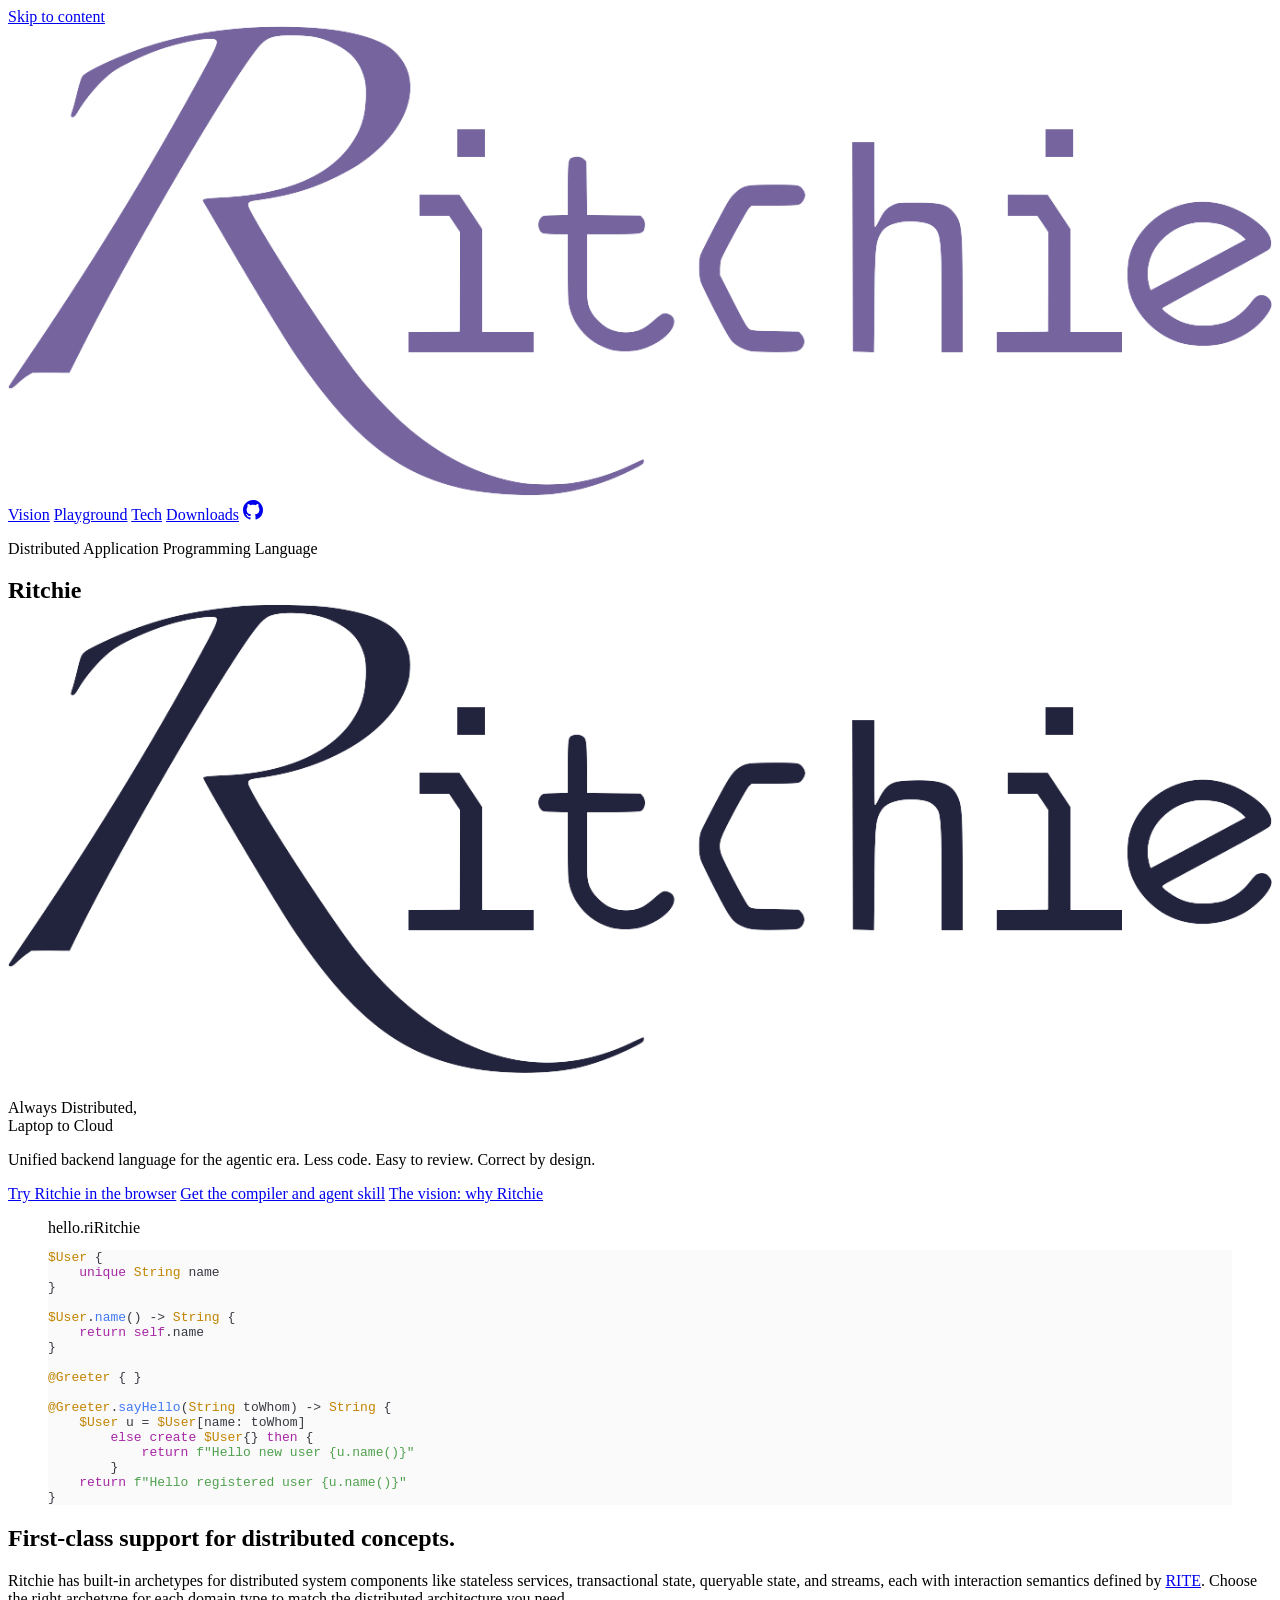
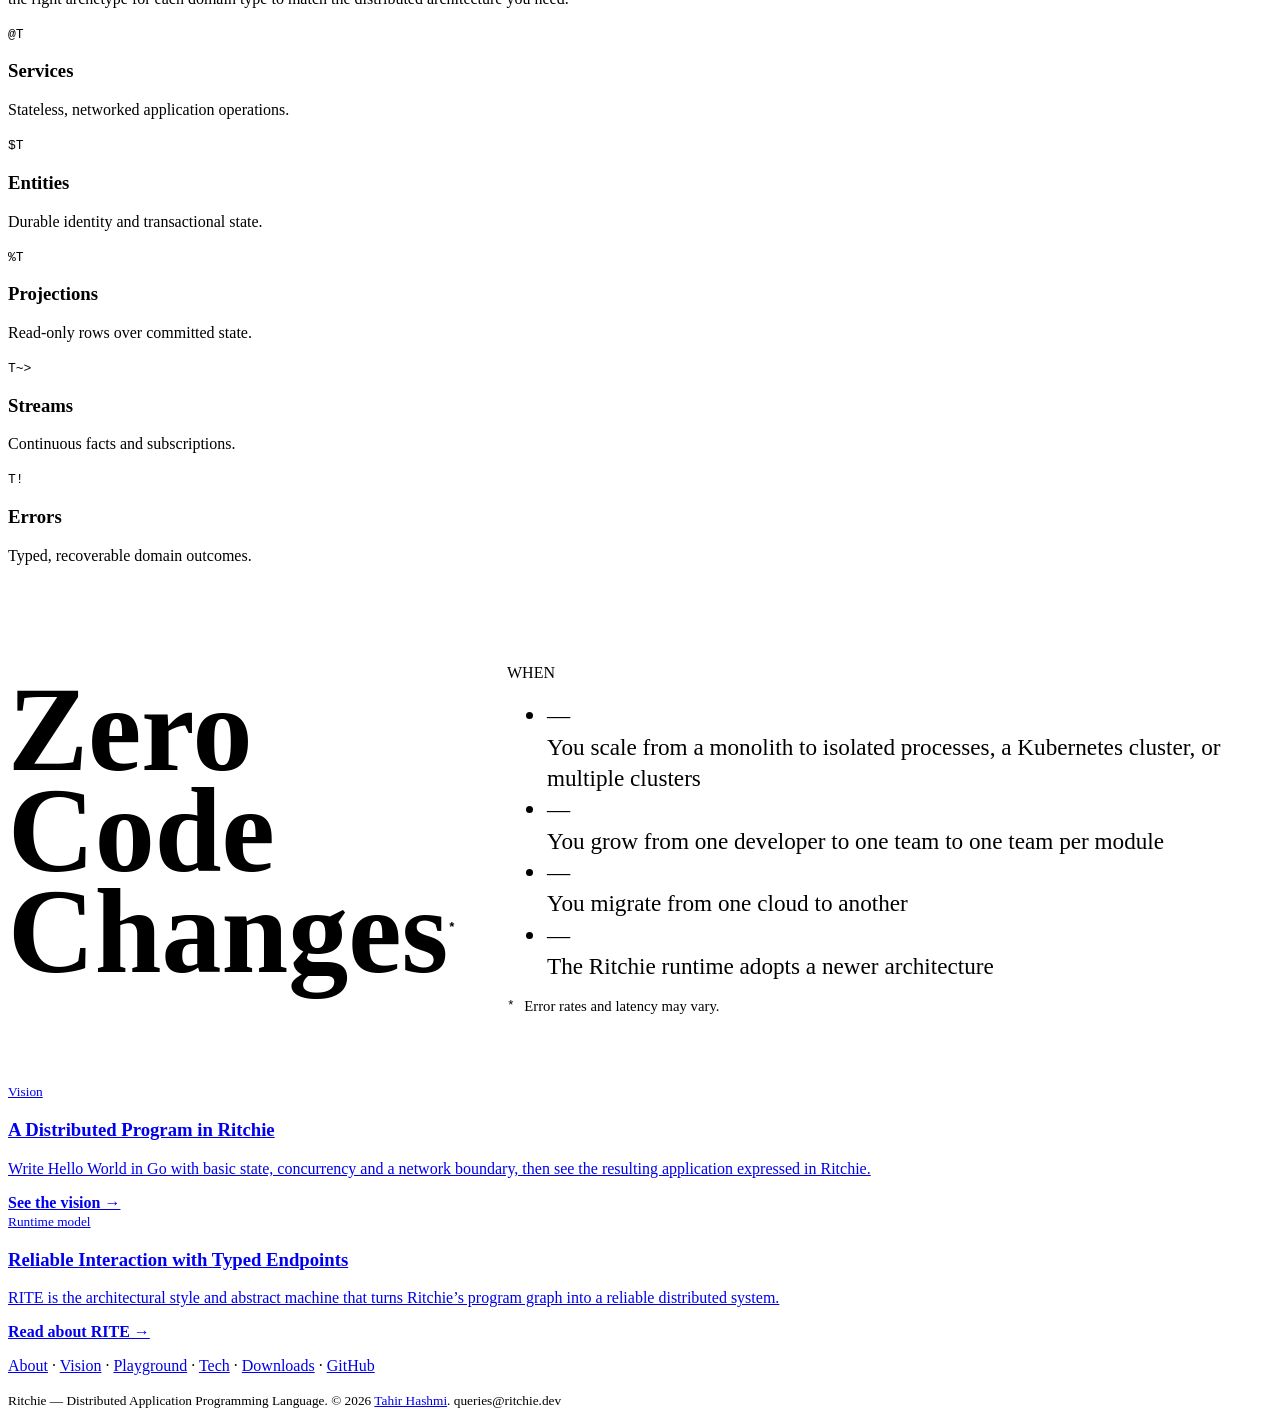
<file: index.html>
<!doctype html>
<html lang="en-GB">
<head>
  <meta charset="utf-8">
  <meta name="viewport" content="width=device-width, initial-scale=1">
  <title>Ritchie — Distributed Application Programming Language</title>
  <meta name="description" content="Build stateful distributed applications as one program. Ritchie makes services, durable entities, streams and recoverable failures first-class language concepts.">
  <meta name="author" content="Tahir Hashmi">
  <link rel="canonical" href="https://ritchie.dev/">
  <meta property="og:type" content="website">
  <meta property="og:site_name" content="Ritchie">
  <meta property="og:title" content="Ritchie — Distributed Application Programming Language">
  <meta property="og:description" content="Build stateful distributed applications as one program. Ritchie makes services, durable entities, streams and recoverable failures first-class language concepts.">
  <meta property="og:url" content="https://ritchie.dev/">
  <meta property="og:image" content="https://ritchie.dev/assets/social-card.png">
  <meta property="og:image:secure_url" content="https://ritchie.dev/assets/social-card.png">
  <meta property="og:image:type" content="image/png">
  <meta property="og:image:width" content="1200">
  <meta property="og:image:height" content="627">
  <meta property="og:image:alt" content="Ritchie — Distributed Application Programming Language">
  <meta name="twitter:card" content="summary_large_image">
  <meta name="twitter:title" content="Ritchie — Distributed Application Programming Language">
  <meta name="twitter:description" content="Build stateful distributed applications as one program. Ritchie makes services, durable entities, streams and recoverable failures first-class language concepts.">
  <meta name="twitter:image" content="https://ritchie.dev/assets/social-card.png">
  <meta name="twitter:image:alt" content="Ritchie — Distributed Application Programming Language">
  <meta name="color-scheme" content="light">
  <meta name="theme-color" content="#f3edf5">
  <meta name="theme-color" content="#1f2430" media="(prefers-color-scheme: dark)">
  <script type="application/ld+json">
  {
    "@context": "https://schema.org",
    "@graph": [
      {
        "@type": "WebSite",
        "@id": "https://ritchie.dev/#website",
        "url": "https://ritchie.dev/",
        "name": "Ritchie",
        "description": "Build stateful distributed applications as one program. Ritchie makes services, durable entities, streams and recoverable failures first-class language concepts.",
        "inLanguage": "en-GB",
        "about": { "@id": "https://ritchie.dev/#project" },
        "publisher": { "@id": "https://tahirhashmi.com/#person" }
      },
      {
        "@type": "Project",
        "@id": "https://ritchie.dev/#project",
        "url": "https://ritchie.dev/",
        "name": "Ritchie",
        "description": "Build stateful distributed applications as one program. Ritchie makes services, durable entities, streams and recoverable failures first-class language concepts.",
        "founder": { "@id": "https://tahirhashmi.com/#person" }
      },
      {
        "@type": "Person",
        "@id": "https://tahirhashmi.com/#person",
        "url": "https://tahirhashmi.com/",
        "name": "Tahir Hashmi"
      }
    ]
  }
  </script>
  <link rel="alternate" type="application/rss+xml" title="Ritchie" href="/rss.xml">
  <link rel="preload" href="/fonts/barlow-condensed-v13-latin-regular.woff2" as="font" type="font/woff2" crossorigin>
  <link rel="preload" href="/fonts/barlow-semi-condensed-v16-latin-regular.woff2" as="font" type="font/woff2" crossorigin>
  <link rel="preload" href="/fonts/IosevkaTerm-Latin.woff2" as="font" type="font/woff2" crossorigin>
  <link rel="stylesheet" href="https://ritchie.dev/assets/site.css?h=387929f6d5a299577a69">
</head>
<body>
  <a class="skip-link" href="#content">Skip to content</a>
  <header class="site-header">
    <div class="shell header-inner">
      <a class="brand" href="/" aria-label="Ritchie home">
        <span class="brand-image"><img src="/assets/Ritchie.1.png" alt="" style="width: 100%; aspect-ratio: 1373 / 510" /></span>
      </a>
      <nav class="site-nav" aria-label="Main navigation">
        <a href="/preview/">Vision</a>
        <a href="/playground/">Playground</a>
        <a href="/tech/">Tech</a>
        <a href="/downloads/">Downloads</a>
        <a class="nav-icon" href="https://github.com/codemartial/ritchie" aria-label="Ritchie on GitHub" title="GitHub">
          <svg viewBox="0 0 16 16" width="20" height="20" aria-hidden="true" focusable="false"><path fill="currentColor" d="M8 0c4.42 0 8 3.58 8 8a8.013 8.013 0 0 1-5.45 7.59c-.4.08-.55-.17-.55-.38 0-.27.01-1.13.01-2.2 0-.75-.25-1.23-.54-1.48 1.78-.2 3.65-.88 3.65-3.95 0-.88-.31-1.59-.82-2.15.08-.2.36-1.02-.08-2.12 0 0-.67-.22-2.2.82-.64-.18-1.32-.27-2-.27-.68 0-1.36.09-2 .27-1.53-1.03-2.2-.82-2.2-.82-.44 1.1-.16 1.92-.08 2.12-.51.56-.82 1.28-.82 2.15 0 3.06 1.86 3.75 3.64 3.95-.23.2-.44.55-.51 1.07-.46.21-1.61.55-2.33-.66-.15-.24-.6-.83-1.23-.82-.67.01-.27.38.01.53.34.19.73.9.82 1.13.16.45.68 1.31 2.69.94 0 .67.01 1.3.01 1.49 0 .21-.15.45-.55.38A7.995 7.995 0 0 1 0 8c0-4.42 3.58-8 8-8Z"/></svg>
        </a>
      </nav>
    </div>
  </header>

<main id="content">
<section class="hero">
<div class="shell hero-grid">
<div>
<p class="eyebrow">Distributed Application Programming Language</p>
<h1 class="hero-brand"><span class="visually-hidden">Ritchie</span><picture aria-hidden="true"><source media="(prefers-color-scheme: dark)" srcset="/assets/Ritchie.1.png" /><img src="/assets/Ritchie.2.png" alt="" style="width: 100%; aspect-ratio: 1373 / 509" /></picture></h1>
<p class="hero-claim">Always Distributed,<br />Laptop to Cloud</p>
<p class="lede">Unified backend language for the agentic era. Less code. Easy to review. Correct by design.</p>
<div class="hero-actions">
<a class="button" href="/playground/">Try Ritchie in the browser</a>
<a class="button button-secondary" href="/downloads/">Get the compiler and agent skill</a>
<a class="button button-secondary" href="/preview/">The vision: why Ritchie</a>
</div>
</div>
<figure class="code-window">
<figcaption class="code-window-bar"><span>hello.ri</span><span>Ritchie</span></figcaption>

<pre class="giallo" style="color: #383A42; background-color: #FAFAFA;" ><code data-lang="Ritchie" data-file="hello.ri"><span class="giallo-l"><span style="color: #C18401;">$User</span><span> {</span></span>
<span class="giallo-l"><span style="color: #A626A4;">    unique</span><span style="color: #C18401;"> String</span><span> name</span></span>
<span class="giallo-l"><span>}</span></span>
<span class="giallo-l"></span>
<span class="giallo-l"><span style="color: #C18401;">$User</span><span>.</span><span style="color: #4078F2;">name</span><span>() -&gt;</span><span style="color: #C18401;"> String</span><span> {</span></span>
<span class="giallo-l"><span style="color: #A626A4;">    return self</span><span>.name</span></span>
<span class="giallo-l"><span>}</span></span>
<span class="giallo-l"></span>
<span class="giallo-l"><span style="color: #C18401;">@Greeter</span><span> { }</span></span>
<span class="giallo-l"></span>
<span class="giallo-l"><span style="color: #C18401;">@Greeter</span><span>.</span><span style="color: #4078F2;">sayHello</span><span>(</span><span style="color: #C18401;">String</span><span> toWhom) -&gt;</span><span style="color: #C18401;"> String</span><span> {</span></span>
<span class="giallo-l"><span style="color: #C18401;">    $User</span><span> u =</span><span style="color: #C18401;"> $User</span><span>[name: toWhom]</span></span>
<span class="giallo-l"><span style="color: #A626A4;">        else create</span><span style="color: #C18401;"> $User</span><span>{} </span><span style="color: #A626A4;">then</span><span> {</span></span>
<span class="giallo-l"><span style="color: #A626A4;">            return</span><span style="color: #50A14F;"> f&quot;Hello new user {u.name()}&quot;</span></span>
<span class="giallo-l"><span>        }</span></span>
<span class="giallo-l"><span style="color: #A626A4;">    return</span><span style="color: #50A14F;"> f&quot;Hello registered user {u.name()}&quot;</span></span>
<span class="giallo-l"><span>}</span></span></code></pre>

</figure></div>
</section>
<section class="section section-plain">
<div class="shell">
<div class="section-head">
<h2>First-class support for distributed concepts.</h2>
<p>Ritchie has built-in archetypes for distributed system components like stateless services, transactional state, queryable state, and streams, each with interaction semantics defined by <a href="/rite/">RITE</a>. Choose the right archetype for each domain type to match the distributed architecture you need.</p>
</div>
<div class="surface-grid">
<article class="surface">
<code>@T</code>
<h3>Services</h3>
<p>Stateless, networked application operations.</p>
</article>
<article class="surface">
<code>$T</code>
<h3>Entities</h3>
<p>Durable identity and transactional state.</p>
</article>
<article class="surface">
<code>%T</code>
<h3>Projections</h3>
<p>Read-only rows over committed state.</p>
</article>
<article class="surface">
<code>T~></code>
<h3>Streams</h3>
<p>Continuous facts and subscriptions.</p>
</article>
<article class="surface">
<code>T!</code>
<h3>Errors</h3>
<p>Typed, recoverable domain outcomes.</p>
</article>
</div>
</div>
</section>
<section class="section" style="border-bottom: 0;">
<div class="shell" style="display: flex; flex-wrap: wrap; align-items: center; gap: clamp(2.5rem, 4vw, 4.5rem);">
<h2 style="flex: 0 1 auto; font-size: clamp(4.5rem, 12vw, 7.5rem); line-height: 0.84;"><span style="display: block;">Zero</span><span style="display: block;">Code</span><span style="display: block;">Changes<sup id="zero-change-footnote-reference" style="font-family: 'Iosevka Term', ui-monospace, monospace; font-size: 0.8rem; line-height: 1; vertical-align: super;"><a href="#zero-change-footnote" aria-label="Footnote 1" style="color: var(--rust); text-decoration: none;">*</a></sup></span></h2>
<div style="flex: 1 1 30rem;">
<p class="eyebrow" style="margin-bottom: 1.15rem;">WHEN</p>
<ul class="requirements" style="margin: 0; color: var(--ink-soft); font-size: clamp(1.18rem, 2vw, 1.45rem); line-height: 1.35;">
<li><span aria-hidden="true">—</span><div>You scale from a monolith to isolated processes, a Kubernetes cluster, or multiple clusters</div></li>
<li><span aria-hidden="true">—</span><div>You grow from one developer to one team to one team per module</div></li>
<li><span aria-hidden="true">—</span><div>You migrate from one cloud to another</div></li>
<li><span aria-hidden="true">—</span><div>The Ritchie runtime adopts a newer architecture</div></li>
</ul>
<div id="zero-change-footnote" role="doc-footnote" style="display: flex; gap: 0.6rem; margin: 1rem 0 0; color: var(--ink-soft); font-size: 0.92rem;">
<a href="#zero-change-footnote-reference" aria-label="Back to footnote 1" style="color: var(--rust); font-family: 'Iosevka Term', ui-monospace, monospace; font-size: 0.8rem; text-decoration: none;">*</a>
<p style="margin: 0;">Error rates and latency may vary.</p>
</div>
</div>
</div>
</section>
<section class="section">
<div class="shell">
<div class="path-grid">
<a class="path-card" href="/preview/">
<div>
<small>Vision</small>
<h3>A Distributed Program in Ritchie</h3>
<p>Write Hello World in Go with basic state, concurrency and a network boundary, then see the resulting application expressed in Ritchie.</p>
</div>
<strong>See the vision →</strong>
</a>
<a class="path-card" href="/rite/">
<div>
<small>Runtime model</small>
<h3>Reliable Interaction with Typed Endpoints</h3>
<p>RITE is the architectural style and abstract machine that turns Ritchie’s program graph into a reliable distributed system.</p>
</div>
<strong>Read about RITE →</strong>
</a>
</div>
</div>
</section>
</main>


  <footer class="site-footer">
    <div class="shell footer-inner">
      <p><a href="/">About</a> · <a href="/preview/">Vision</a> · <a href="/playground/">Playground</a> · <a href="/tech/">Tech</a> · <a href="/downloads/">Downloads</a> · <a href="https://github.com/codemartial/ritchie">GitHub</a></p>
      <small>Ritchie — Distributed Application Programming Language. © 2026 <a href="https://tahirhashmi.com">Tahir Hashmi</a>. queries@ritchie.dev</small>
    </div>
  </footer>
</body>
</html>
</file>
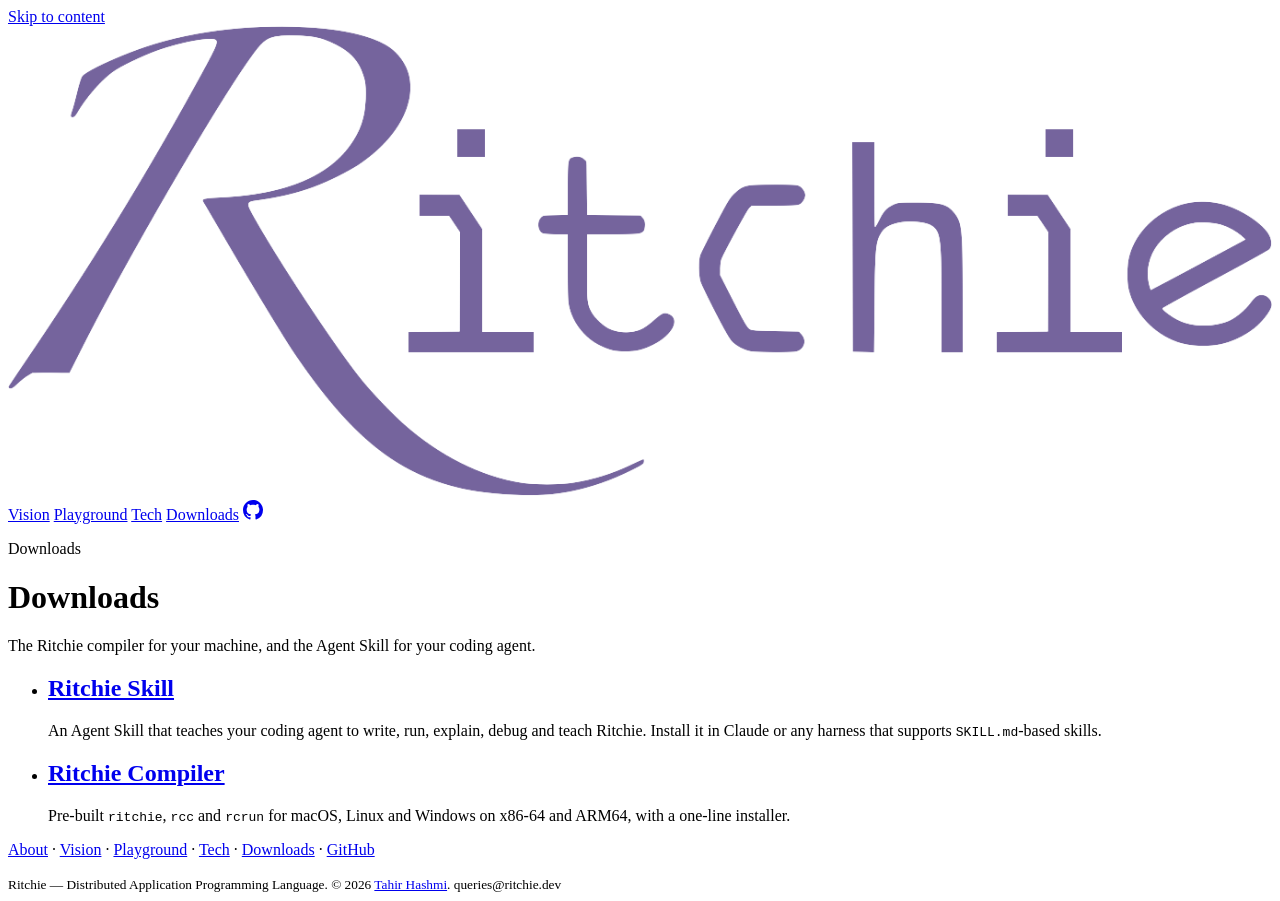
<file: downloads/index.html>
<!doctype html>
<html lang="en-GB">
<head>
  <meta charset="utf-8">
  <meta name="viewport" content="width=device-width, initial-scale=1">
  <title>Ritchie Downloads</title>
  <meta name="description" content="Download the Ritchie compiler and the Ritchie Agent Skill.">
  <link rel="canonical" href="https://ritchie.dev/downloads/">
  <meta property="og:type" content="website">
  <meta property="og:site_name" content="Ritchie">
  <meta property="og:title" content="Ritchie Downloads">
  <meta property="og:description" content="Download the Ritchie compiler and the Ritchie Agent Skill.">
  <meta property="og:url" content="https://ritchie.dev/downloads/">
  <meta property="og:image" content="https://ritchie.dev/assets/social-card.png">
  <meta property="og:image:secure_url" content="https://ritchie.dev/assets/social-card.png">
  <meta property="og:image:type" content="image/png">
  <meta property="og:image:width" content="1200">
  <meta property="og:image:height" content="627">
  <meta property="og:image:alt" content="Ritchie — Distributed Application Programming Language">
  <meta name="twitter:card" content="summary_large_image">
  <meta name="twitter:title" content="Ritchie Downloads">
  <meta name="twitter:description" content="Download the Ritchie compiler and the Ritchie Agent Skill.">
  <meta name="twitter:image" content="https://ritchie.dev/assets/social-card.png">
  <meta name="twitter:image:alt" content="Ritchie — Distributed Application Programming Language">
  <meta name="color-scheme" content="light">
  <meta name="theme-color" content="#f3edf5">
  <meta name="theme-color" content="#1f2430" media="(prefers-color-scheme: dark)">
  <script type="application/ld+json">
  {
    "@context": "https://schema.org",
    "@type": "BreadcrumbList",
    "itemListElement": [
      {
        "@type": "ListItem",
        "position": 1,
        "name": "Home",
        "item": "https://ritchie.dev/"
      },
      {
        "@type": "ListItem",
        "position": 2,
        "name": "Downloads",
        "item": "https://ritchie.dev/downloads/"
      }
    ]
  }
  </script>
  <link rel="alternate" type="application/rss+xml" title="Ritchie" href="/rss.xml">
  <link rel="preload" href="/fonts/barlow-condensed-v13-latin-regular.woff2" as="font" type="font/woff2" crossorigin>
  <link rel="preload" href="/fonts/barlow-semi-condensed-v16-latin-regular.woff2" as="font" type="font/woff2" crossorigin>
  <link rel="preload" href="/fonts/IosevkaTerm-Latin.woff2" as="font" type="font/woff2" crossorigin>
  <link rel="stylesheet" href="https://ritchie.dev/assets/site.css?h=387929f6d5a299577a69">
</head>
<body>
  <a class="skip-link" href="#content">Skip to content</a>
  <header class="site-header">
    <div class="shell header-inner">
      <a class="brand" href="/" aria-label="Ritchie home">
        <span class="brand-image"><img src="/assets/Ritchie.1.png" alt="" style="width: 100%; aspect-ratio: 1373 / 510" /></span>
      </a>
      <nav class="site-nav" aria-label="Main navigation">
        <a href="/preview/">Vision</a>
        <a href="/playground/">Playground</a>
        <a href="/tech/">Tech</a>
        <a href="/downloads/" aria-current="page">Downloads</a>
        <a class="nav-icon" href="https://github.com/codemartial/ritchie" aria-label="Ritchie on GitHub" title="GitHub">
          <svg viewBox="0 0 16 16" width="20" height="20" aria-hidden="true" focusable="false"><path fill="currentColor" d="M8 0c4.42 0 8 3.58 8 8a8.013 8.013 0 0 1-5.45 7.59c-.4.08-.55-.17-.55-.38 0-.27.01-1.13.01-2.2 0-.75-.25-1.23-.54-1.48 1.78-.2 3.65-.88 3.65-3.95 0-.88-.31-1.59-.82-2.15.08-.2.36-1.02-.08-2.12 0 0-.67-.22-2.2.82-.64-.18-1.32-.27-2-.27-.68 0-1.36.09-2 .27-1.53-1.03-2.2-.82-2.2-.82-.44 1.1-.16 1.92-.08 2.12-.51.56-.82 1.28-.82 2.15 0 3.06 1.86 3.75 3.64 3.95-.23.2-.44.55-.51 1.07-.46.21-1.61.55-2.33-.66-.15-.24-.6-.83-1.23-.82-.67.01-.27.38.01.53.34.19.73.9.82 1.13.16.45.68 1.31 2.69.94 0 .67.01 1.3.01 1.49 0 .21-.15.45-.55.38A7.995 7.995 0 0 1 0 8c0-4.42 3.58-8 8-8Z"/></svg>
        </a>
      </nav>
    </div>
  </header>

  <main id="content">
    <header class="page-hero">
      <div class="shell">
        <p class="eyebrow">Downloads</p>
        <h1>Downloads</h1>
        <p class="lede">The Ritchie compiler for your machine, and the Agent Skill for your coding agent.</p>
      </div>
    </header>

    <div class="shell rite-layout">
      <article class="article rite-document">
        <ul class="news-list tech-list">
          <li>
            <h2><a href="https://ritchie.dev/skill/">Ritchie Skill</a></h2>
            <div class="tech-listing-copy"><p>An Agent Skill that teaches your coding agent to write, run, explain, debug and teach Ritchie. Install it in Claude or any harness that supports <code>SKILL.md</code>-based skills.</p>
</div>
          </li>
          <li>
            <h2><a href="https://ritchie.dev/downloads/releases/">Ritchie Compiler</a></h2>
            <div class="tech-listing-copy"><p>Pre-built <code>ritchie</code>, <code>rcc</code> and <code>rcrun</code> for macOS, Linux and Windows on x86-64 and ARM64, with a one-line installer.</p>
</div>
          </li>
        </ul>
      </article>
    </div>
  </main>

  <footer class="site-footer">
    <div class="shell footer-inner">
      <p><a href="/">About</a> · <a href="/preview/">Vision</a> · <a href="/playground/">Playground</a> · <a href="/tech/">Tech</a> · <a href="/downloads/">Downloads</a> · <a href="https://github.com/codemartial/ritchie">GitHub</a></p>
      <small>Ritchie — Distributed Application Programming Language. © 2026 <a href="https://tahirhashmi.com">Tahir Hashmi</a>. queries@ritchie.dev</small>
    </div>
  </footer>
</body>
</html>
</file>
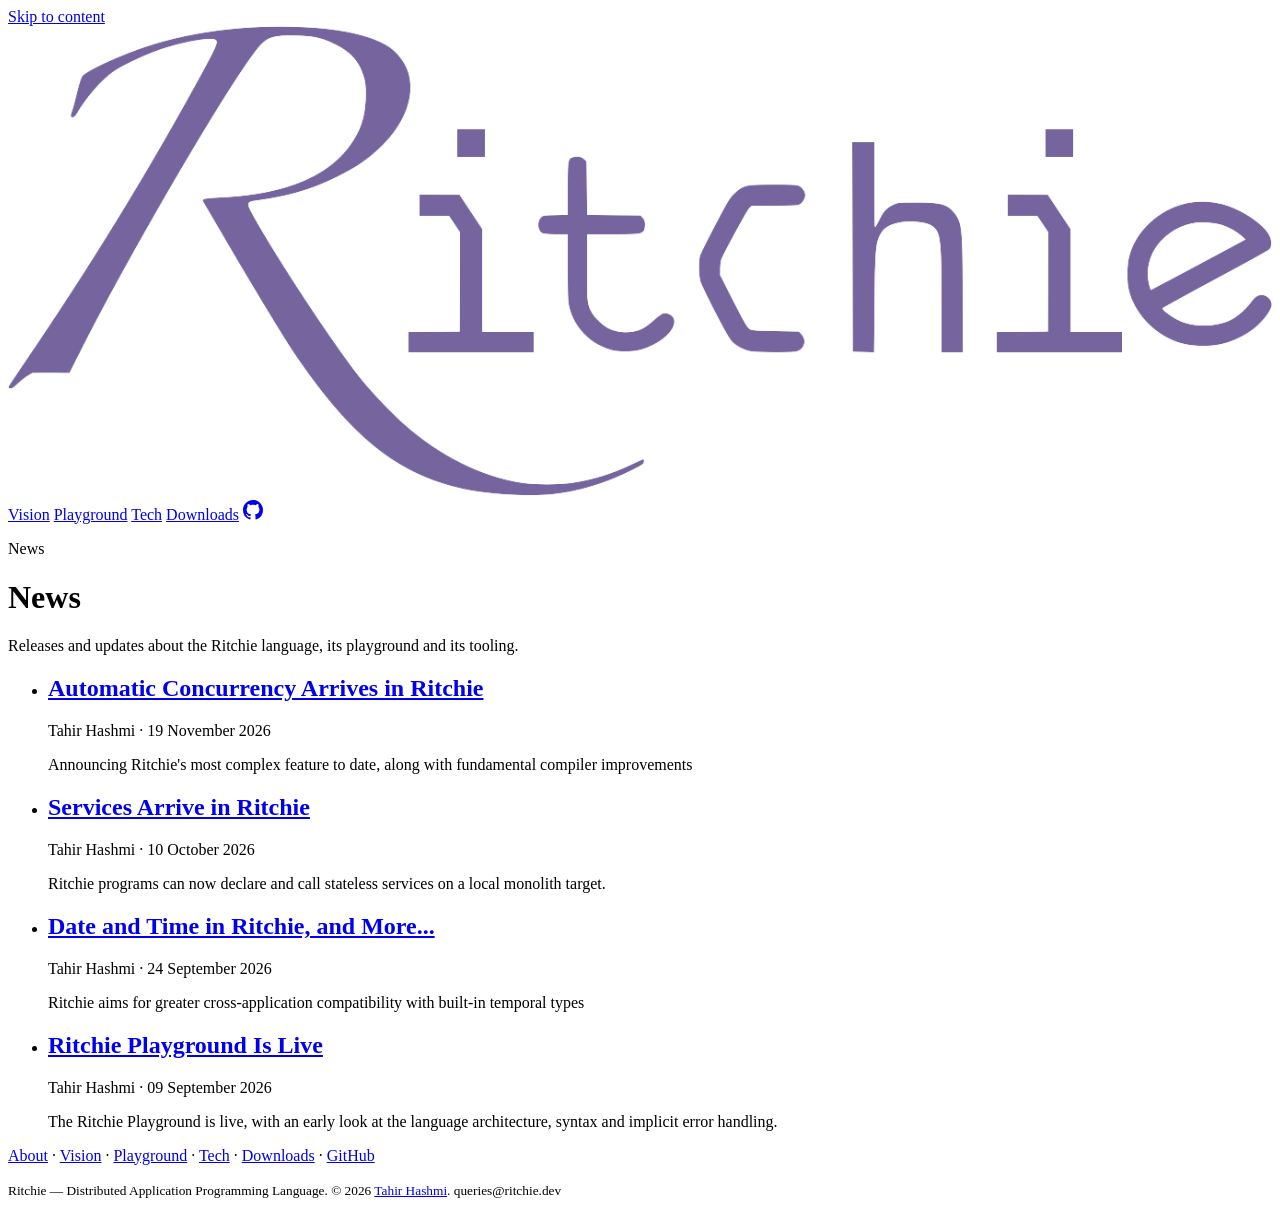
<file: news/index.html>
<!doctype html>
<html lang="en-GB">
<head>
  <meta charset="utf-8">
  <meta name="viewport" content="width=device-width, initial-scale=1">
  <title>Ritchie News</title>
  <meta name="description" content="Release notes and updates about the Ritchie language, its playground and its tooling.">
  <link rel="canonical" href="https://ritchie.dev/news/">
  <meta property="og:type" content="website">
  <meta property="og:site_name" content="Ritchie">
  <meta property="og:title" content="Ritchie News">
  <meta property="og:description" content="Release notes and updates about the Ritchie language, its playground and its tooling.">
  <meta property="og:url" content="https://ritchie.dev/news/">
  <meta property="og:image" content="https://ritchie.dev/assets/social-card.png">
  <meta property="og:image:secure_url" content="https://ritchie.dev/assets/social-card.png">
  <meta property="og:image:type" content="image/png">
  <meta property="og:image:width" content="1200">
  <meta property="og:image:height" content="627">
  <meta property="og:image:alt" content="Ritchie — Distributed Application Programming Language">
  <meta name="twitter:card" content="summary_large_image">
  <meta name="twitter:title" content="Ritchie News">
  <meta name="twitter:description" content="Release notes and updates about the Ritchie language, its playground and its tooling.">
  <meta name="twitter:image" content="https://ritchie.dev/assets/social-card.png">
  <meta name="twitter:image:alt" content="Ritchie — Distributed Application Programming Language">
  <meta name="color-scheme" content="light">
  <meta name="theme-color" content="#f3edf5">
  <meta name="theme-color" content="#1f2430" media="(prefers-color-scheme: dark)">
  <script type="application/ld+json">
  {
    "@context": "https://schema.org",
    "@type": "BreadcrumbList",
    "itemListElement": [
      {
        "@type": "ListItem",
        "position": 1,
        "name": "Home",
        "item": "https://ritchie.dev/"
      },
      {
        "@type": "ListItem",
        "position": 2,
        "name": "News",
        "item": "https://ritchie.dev/news/"
      }
    ]
  }
  </script>
  <link rel="alternate" type="application/rss+xml" title="Ritchie" href="/rss.xml">
  <link rel="preload" href="/fonts/barlow-condensed-v13-latin-regular.woff2" as="font" type="font/woff2" crossorigin>
  <link rel="preload" href="/fonts/barlow-semi-condensed-v16-latin-regular.woff2" as="font" type="font/woff2" crossorigin>
  <link rel="preload" href="/fonts/IosevkaTerm-Latin.woff2" as="font" type="font/woff2" crossorigin>
  <link rel="stylesheet" href="https://ritchie.dev/assets/site.css?h=387929f6d5a299577a69">
</head>
<body>
  <a class="skip-link" href="#content">Skip to content</a>
  <header class="site-header">
    <div class="shell header-inner">
      <a class="brand" href="/" aria-label="Ritchie home">
        <span class="brand-image"><img src="/assets/Ritchie.1.png" alt="" style="width: 100%; aspect-ratio: 1373 / 510" /></span>
      </a>
      <nav class="site-nav" aria-label="Main navigation">
        <a href="/preview/">Vision</a>
        <a href="/playground/">Playground</a>
        <a href="/tech/">Tech</a>
        <a href="/downloads/">Downloads</a>
        <a class="nav-icon" href="https://github.com/codemartial/ritchie" aria-label="Ritchie on GitHub" title="GitHub">
          <svg viewBox="0 0 16 16" width="20" height="20" aria-hidden="true" focusable="false"><path fill="currentColor" d="M8 0c4.42 0 8 3.58 8 8a8.013 8.013 0 0 1-5.45 7.59c-.4.08-.55-.17-.55-.38 0-.27.01-1.13.01-2.2 0-.75-.25-1.23-.54-1.48 1.78-.2 3.65-.88 3.65-3.95 0-.88-.31-1.59-.82-2.15.08-.2.36-1.02-.08-2.12 0 0-.67-.22-2.2.82-.64-.18-1.32-.27-2-.27-.68 0-1.36.09-2 .27-1.53-1.03-2.2-.82-2.2-.82-.44 1.1-.16 1.92-.08 2.12-.51.56-.82 1.28-.82 2.15 0 3.06 1.86 3.75 3.64 3.95-.23.2-.44.55-.51 1.07-.46.21-1.61.55-2.33-.66-.15-.24-.6-.83-1.23-.82-.67.01-.27.38.01.53.34.19.73.9.82 1.13.16.45.68 1.31 2.69.94 0 .67.01 1.3.01 1.49 0 .21-.15.45-.55.38A7.995 7.995 0 0 1 0 8c0-4.42 3.58-8 8-8Z"/></svg>
        </a>
      </nav>
    </div>
  </header>

  <main id="content">
    <header class="page-hero">
      <div class="shell">
        <p class="eyebrow">News</p>
        <h1>News</h1>
        <p class="lede">Releases and updates about the Ritchie language, its playground and its tooling.</p>
      </div>
    </header>

    <div class="shell rite-layout">
      <article class="article rite-document">
        <ul class="news-list">
          <li>
            <h2><a href="https://ritchie.dev/news/automatic-concurrency-arrives-in-ritchie/">Automatic Concurrency Arrives in Ritchie</a></h2>
            <p class="document-meta">Tahir Hashmi · 19 November 2026</p>
            <p>Announcing Ritchie&#39;s most complex feature to date, along with fundamental compiler improvements</p>
          </li>
          <li>
            <h2><a href="https://ritchie.dev/news/services-arrive-in-ritchie/">Services Arrive in Ritchie</a></h2>
            <p class="document-meta">Tahir Hashmi · 10 October 2026</p>
            <p>Ritchie programs can now declare and call stateless services on a local monolith target.</p>
          </li>
          <li>
            <h2><a href="https://ritchie.dev/news/date-and-time-ritchie/">Date and Time in Ritchie, and More...</a></h2>
            <p class="document-meta">Tahir Hashmi · 24 September 2026</p>
            <p>Ritchie aims for greater cross-application compatibility with built-in temporal types</p>
          </li>
          <li>
            <h2><a href="https://ritchie.dev/news/playground-is-live/">Ritchie Playground Is Live</a></h2>
            <p class="document-meta">Tahir Hashmi · 09 September 2026</p>
            <p>The Ritchie Playground is live, with an early look at the language architecture, syntax and implicit error handling.</p>
          </li>
        </ul>
      </article>
    </div>
  </main>

  <footer class="site-footer">
    <div class="shell footer-inner">
      <p><a href="/">About</a> · <a href="/preview/">Vision</a> · <a href="/playground/">Playground</a> · <a href="/tech/">Tech</a> · <a href="/downloads/">Downloads</a> · <a href="https://github.com/codemartial/ritchie">GitHub</a></p>
      <small>Ritchie — Distributed Application Programming Language. © 2026 <a href="https://tahirhashmi.com">Tahir Hashmi</a>. queries@ritchie.dev</small>
    </div>
  </footer>
</body>
</html>
</file>
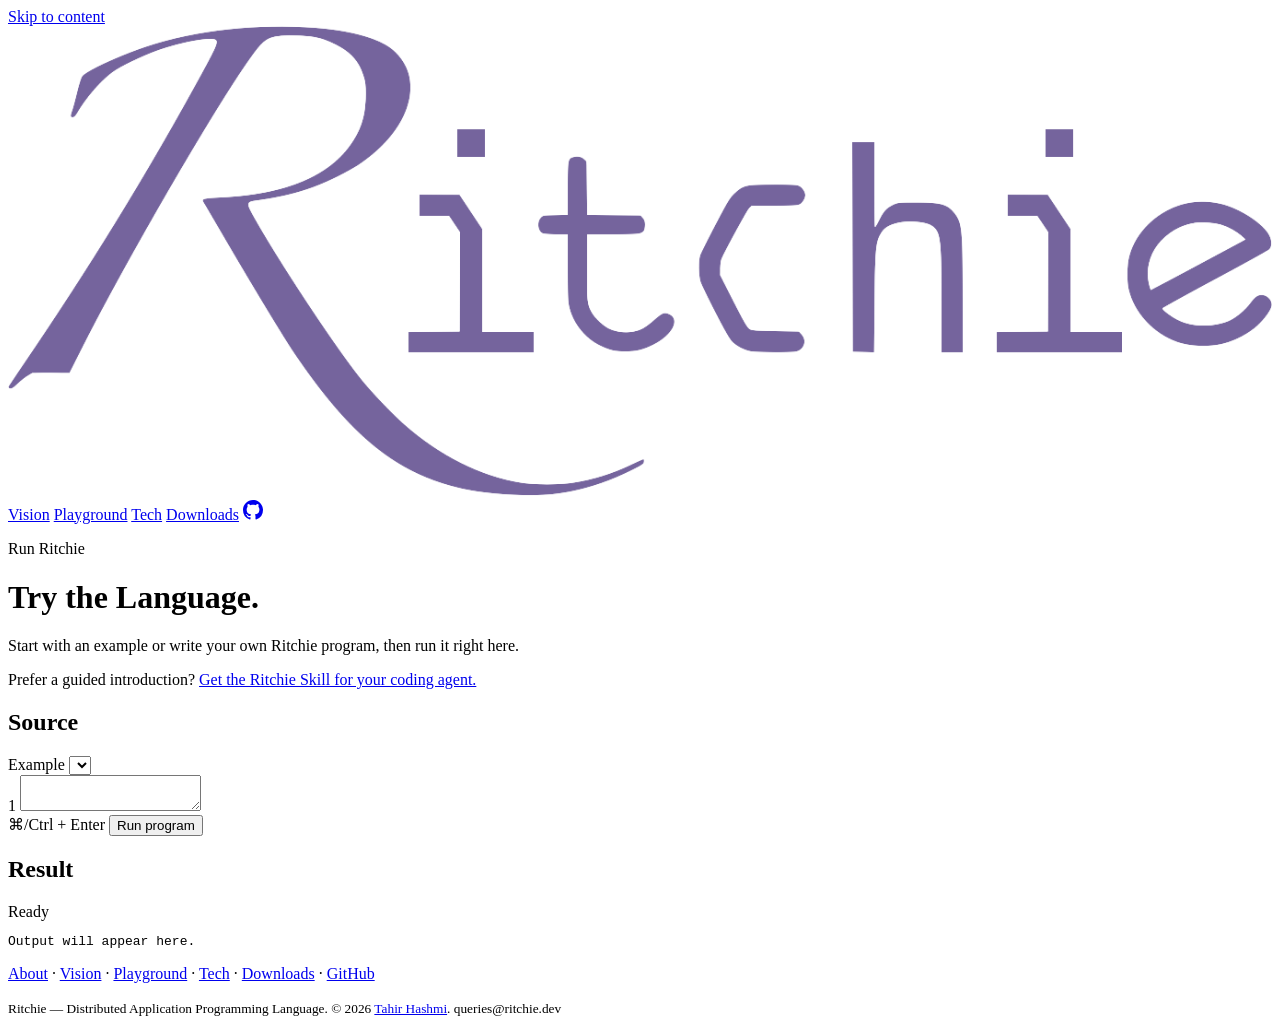
<file: playground/index.html>
<!doctype html>
<html lang="en-GB">
<head>
  <meta charset="utf-8">
  <meta name="viewport" content="width=device-width, initial-scale=1">
  <title>Try Ritchie — Browser playground</title>
  <meta name="description" content="Write and run a single-file Ritchie program in the browser playground.">
  <link rel="canonical" href="https://ritchie.dev/playground/">
  <meta property="og:type" content="website">
  <meta property="og:site_name" content="Ritchie">
  <meta property="og:title" content="Try Ritchie — Browser playground">
  <meta property="og:description" content="Write and run a single-file Ritchie program in the browser playground.">
  <meta property="og:url" content="https://ritchie.dev/playground/">
  <meta property="og:image" content="https://ritchie.dev/assets/social-card.png">
  <meta property="og:image:secure_url" content="https://ritchie.dev/assets/social-card.png">
  <meta property="og:image:type" content="image/png">
  <meta property="og:image:width" content="1200">
  <meta property="og:image:height" content="627">
  <meta property="og:image:alt" content="Ritchie — Distributed Application Programming Language">
  <meta name="twitter:card" content="summary_large_image">
  <meta name="twitter:title" content="Try Ritchie — Browser playground">
  <meta name="twitter:description" content="Write and run a single-file Ritchie program in the browser playground.">
  <meta name="twitter:image" content="https://ritchie.dev/assets/social-card.png">
  <meta name="twitter:image:alt" content="Ritchie — Distributed Application Programming Language">
  <meta name="color-scheme" content="light">
  <meta name="theme-color" content="#f3edf5">
  <meta name="theme-color" content="#1f2430" media="(prefers-color-scheme: dark)">
  <script type="application/ld+json">
  {
    "@context": "https://schema.org",
    "@type": "BreadcrumbList",
    "itemListElement": [
      {
        "@type": "ListItem",
        "position": 1,
        "name": "Home",
        "item": "https://ritchie.dev/"
      },
      {
        "@type": "ListItem",
        "position": 2,
        "name": "Try Ritchie — Browser playground",
        "item": "https://ritchie.dev/playground/"
      }
    ]
  }
  </script>
  <link rel="alternate" type="application/rss+xml" title="Ritchie" href="/rss.xml">
  <link rel="preload" href="/fonts/barlow-condensed-v13-latin-regular.woff2" as="font" type="font/woff2" crossorigin>
  <link rel="preload" href="/fonts/barlow-semi-condensed-v16-latin-regular.woff2" as="font" type="font/woff2" crossorigin>
  <link rel="preload" href="/fonts/IosevkaTerm-Latin.woff2" as="font" type="font/woff2" crossorigin>
  <link rel="stylesheet" href="https://ritchie.dev/assets/site.css?h=387929f6d5a299577a69">
  <link rel="stylesheet" href="https://ritchie.dev/assets/playground.css?h=a33f2b26d5b2a1568a8f">
  <script src="https://ritchie.dev/playground/config.js?h=3b407fa53e09807850b2"></script>
  <script src="https://ritchie.dev/playground/examples.js?h=5baf17d800ed5274b3fd" defer></script>
  <script src="https://ritchie.dev/playground/app.js?h=2fa4b0ff545776ba4076" defer></script>
</head>
<body class="playground-page">
  <a class="skip-link" href="#content">Skip to content</a>
  <header class="site-header">
    <div class="shell header-inner">
      <a class="brand" href="/" aria-label="Ritchie home">
        <span class="brand-image"><img src="/assets/Ritchie.1.png" alt="" style="width: 100%; aspect-ratio: 1373 / 510" /></span>
      </a>
      <nav class="site-nav" aria-label="Main navigation">
        <a href="/preview/">Vision</a>
        <a href="/playground/" aria-current="page">Playground</a>
        <a href="/tech/">Tech</a>
        <a href="/downloads/">Downloads</a>
        <a class="nav-icon" href="https://github.com/codemartial/ritchie" aria-label="Ritchie on GitHub" title="GitHub">
          <svg viewBox="0 0 16 16" width="20" height="20" aria-hidden="true" focusable="false"><path fill="currentColor" d="M8 0c4.42 0 8 3.58 8 8a8.013 8.013 0 0 1-5.45 7.59c-.4.08-.55-.17-.55-.38 0-.27.01-1.13.01-2.2 0-.75-.25-1.23-.54-1.48 1.78-.2 3.65-.88 3.65-3.95 0-.88-.31-1.59-.82-2.15.08-.2.36-1.02-.08-2.12 0 0-.67-.22-2.2.82-.64-.18-1.32-.27-2-.27-.68 0-1.36.09-2 .27-1.53-1.03-2.2-.82-2.2-.82-.44 1.1-.16 1.92-.08 2.12-.51.56-.82 1.28-.82 2.15 0 3.06 1.86 3.75 3.64 3.95-.23.2-.44.55-.51 1.07-.46.21-1.61.55-2.33-.66-.15-.24-.6-.83-1.23-.82-.67.01-.27.38.01.53.34.19.73.9.82 1.13.16.45.68 1.31 2.69.94 0 .67.01 1.3.01 1.49 0 .21-.15.45-.55.38A7.995 7.995 0 0 1 0 8c0-4.42 3.58-8 8-8Z"/></svg>
        </a>
      </nav>
    </div>
  </header>

<main id="content" class="playground-main">
<header class="playground-intro">
<div class="shell">
<p class="eyebrow">Run Ritchie</p>
<h1>Try the Language.</h1>
<p class="lede">Start with an example or write your own Ritchie program, then run it right here.</p>
<p class="playground-skill-link">Prefer a guided introduction? <a href="/skill/">Get the Ritchie Skill for your coding agent.</a></p>
</div>
</header>
<div class="shell playground-workspace">
<section class="playground-editor-panel" aria-labelledby="source-title">
<div class="playground-panel-heading">
<h2 id="source-title">Source</h2>
<label>
<span class="visually-hidden">Example</span>
<select id="examples" aria-label="Choose an example"></select>
</label>
</div>
<label class="playground-editor">
<span class="line-number" aria-hidden="true">
<span id="line-number-content" class="line-number-content">1</span>
</span>
<span class="source-stack">
<span id="source-highlights" class="source-highlights" aria-hidden="true"></span>
<textarea id="source" wrap="off" spellcheck="false" aria-label="Ritchie source"></textarea>
</span>
</label>
<div class="playground-actions">
<span class="playground-shortcut">⌘/Ctrl + Enter</span>
<button id="run" type="button">Run program</button>
</div>
</section>
<section class="playground-result-panel" aria-labelledby="result-title" aria-live="polite">
<div class="playground-panel-heading">
<h2 id="result-title">Result</h2>
<span id="duration"></span>
</div>
<div id="outcome" class="outcome idle">Ready</div>
<div id="diagnostics" class="diagnostics" hidden></div>
<pre id="terminal" class="terminal" aria-label="Program output"><span class="muted">Output will appear here.</span></pre>
<p id="revision" class="revision"></p>
</section>
</div>
<section id="topology-panel" class="shell playground-topology" aria-labelledby="topology-title" hidden>
<div class="playground-panel-heading topology-heading">
<h2 id="topology-title">Compiler-derived program topology</h2>
<p id="topology-summary" class="topology-summary"></p>
</div>
<div id="topology-canvas" class="topology-canvas"></div>
<p class="topology-note">Arrows point from caller to callee across service endpoints. The playground runs services as independent goroutines on the local monolith target.</p>
</section>
</main>


  <footer class="site-footer">
    <div class="shell footer-inner">
      <p><a href="/">About</a> · <a href="/preview/">Vision</a> · <a href="/playground/">Playground</a> · <a href="/tech/">Tech</a> · <a href="/downloads/">Downloads</a> · <a href="https://github.com/codemartial/ritchie">GitHub</a></p>
      <small>Ritchie — Distributed Application Programming Language. © 2026 <a href="https://tahirhashmi.com">Tahir Hashmi</a>. queries@ritchie.dev</small>
    </div>
  </footer>
</body>
</html>
</file>
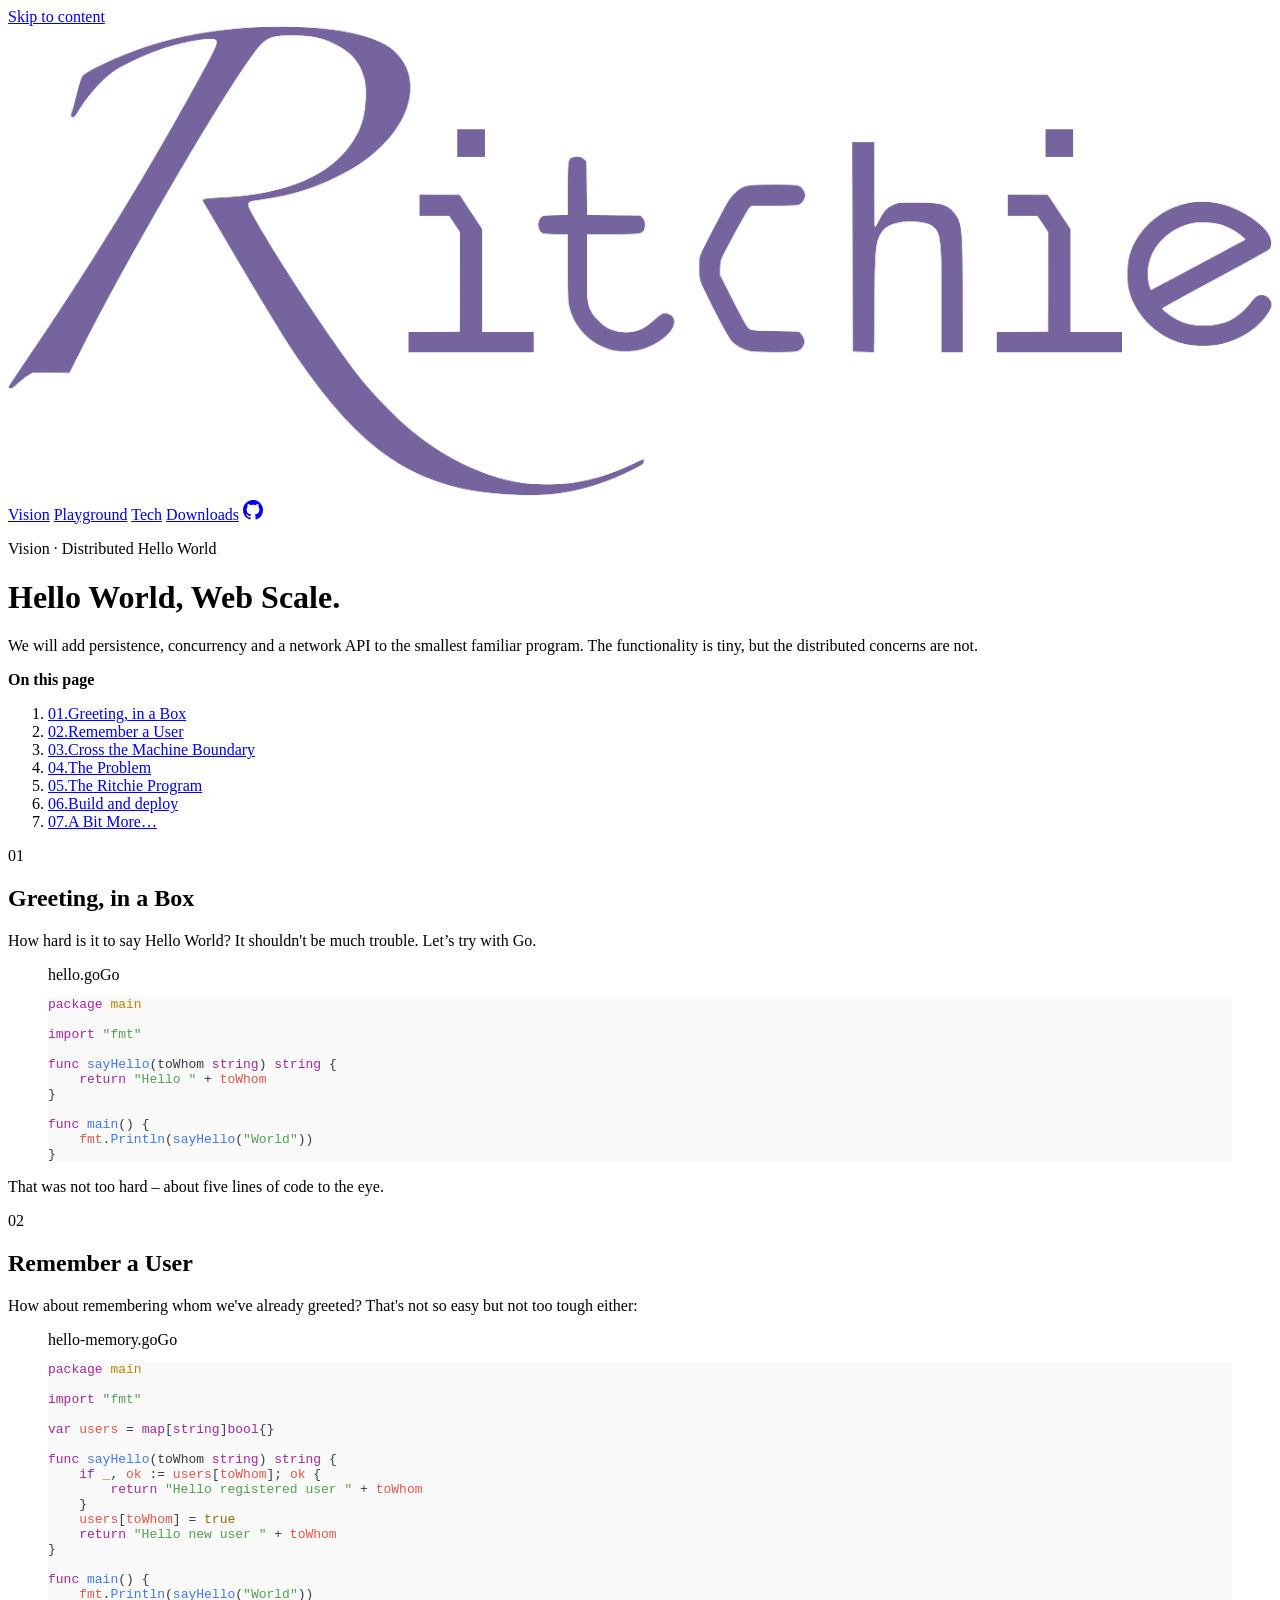
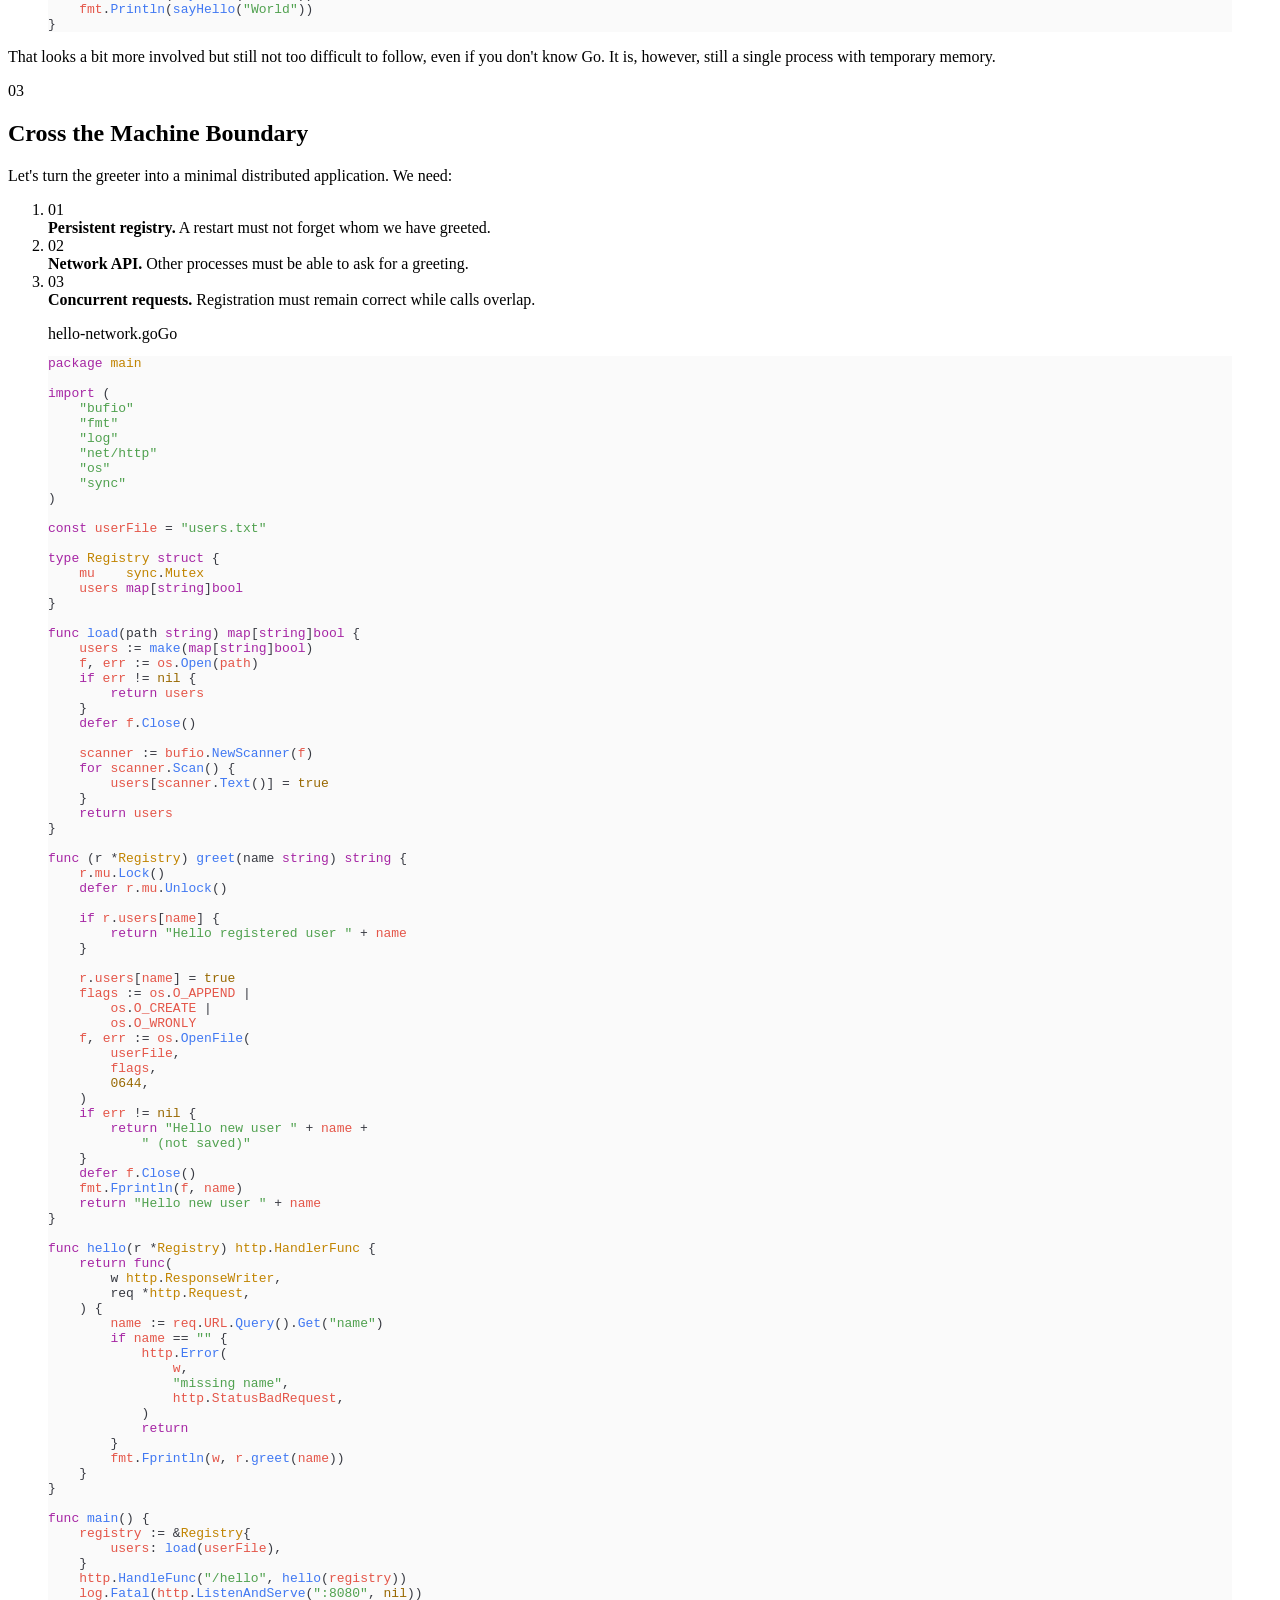
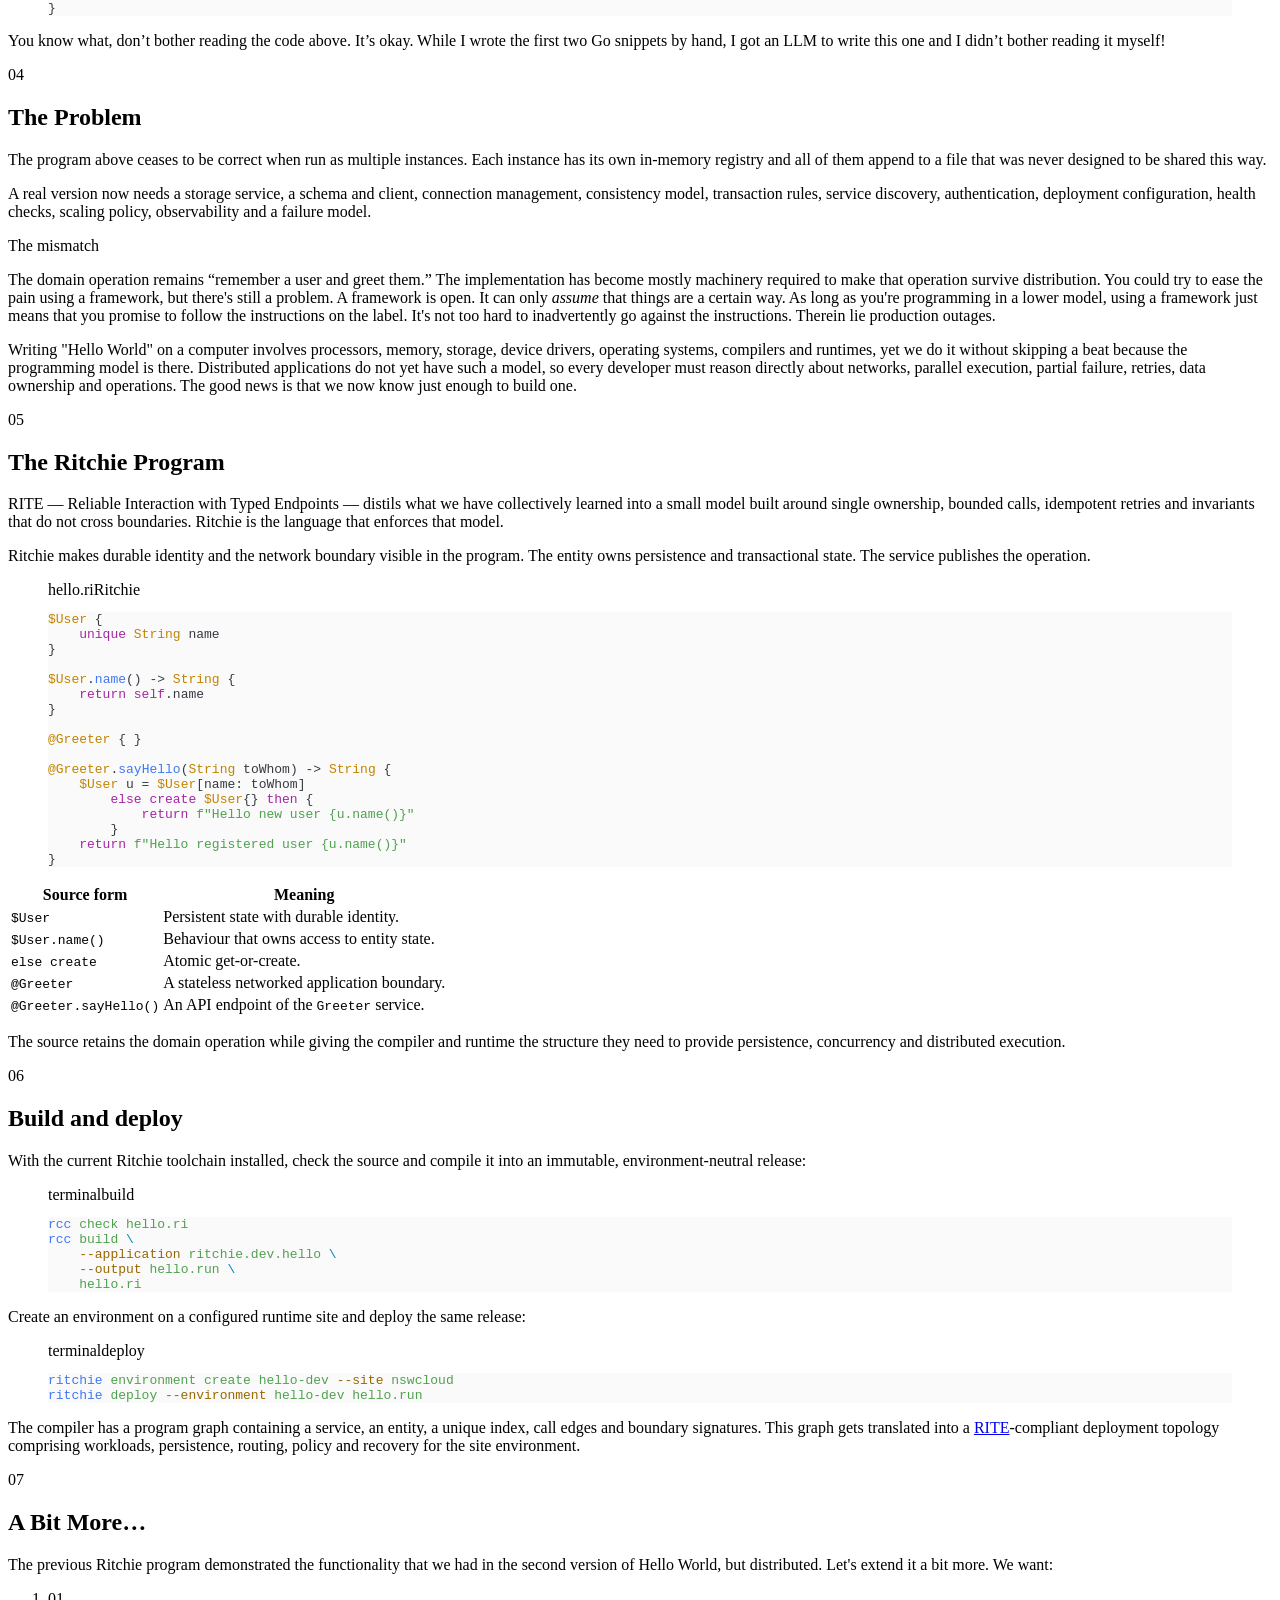
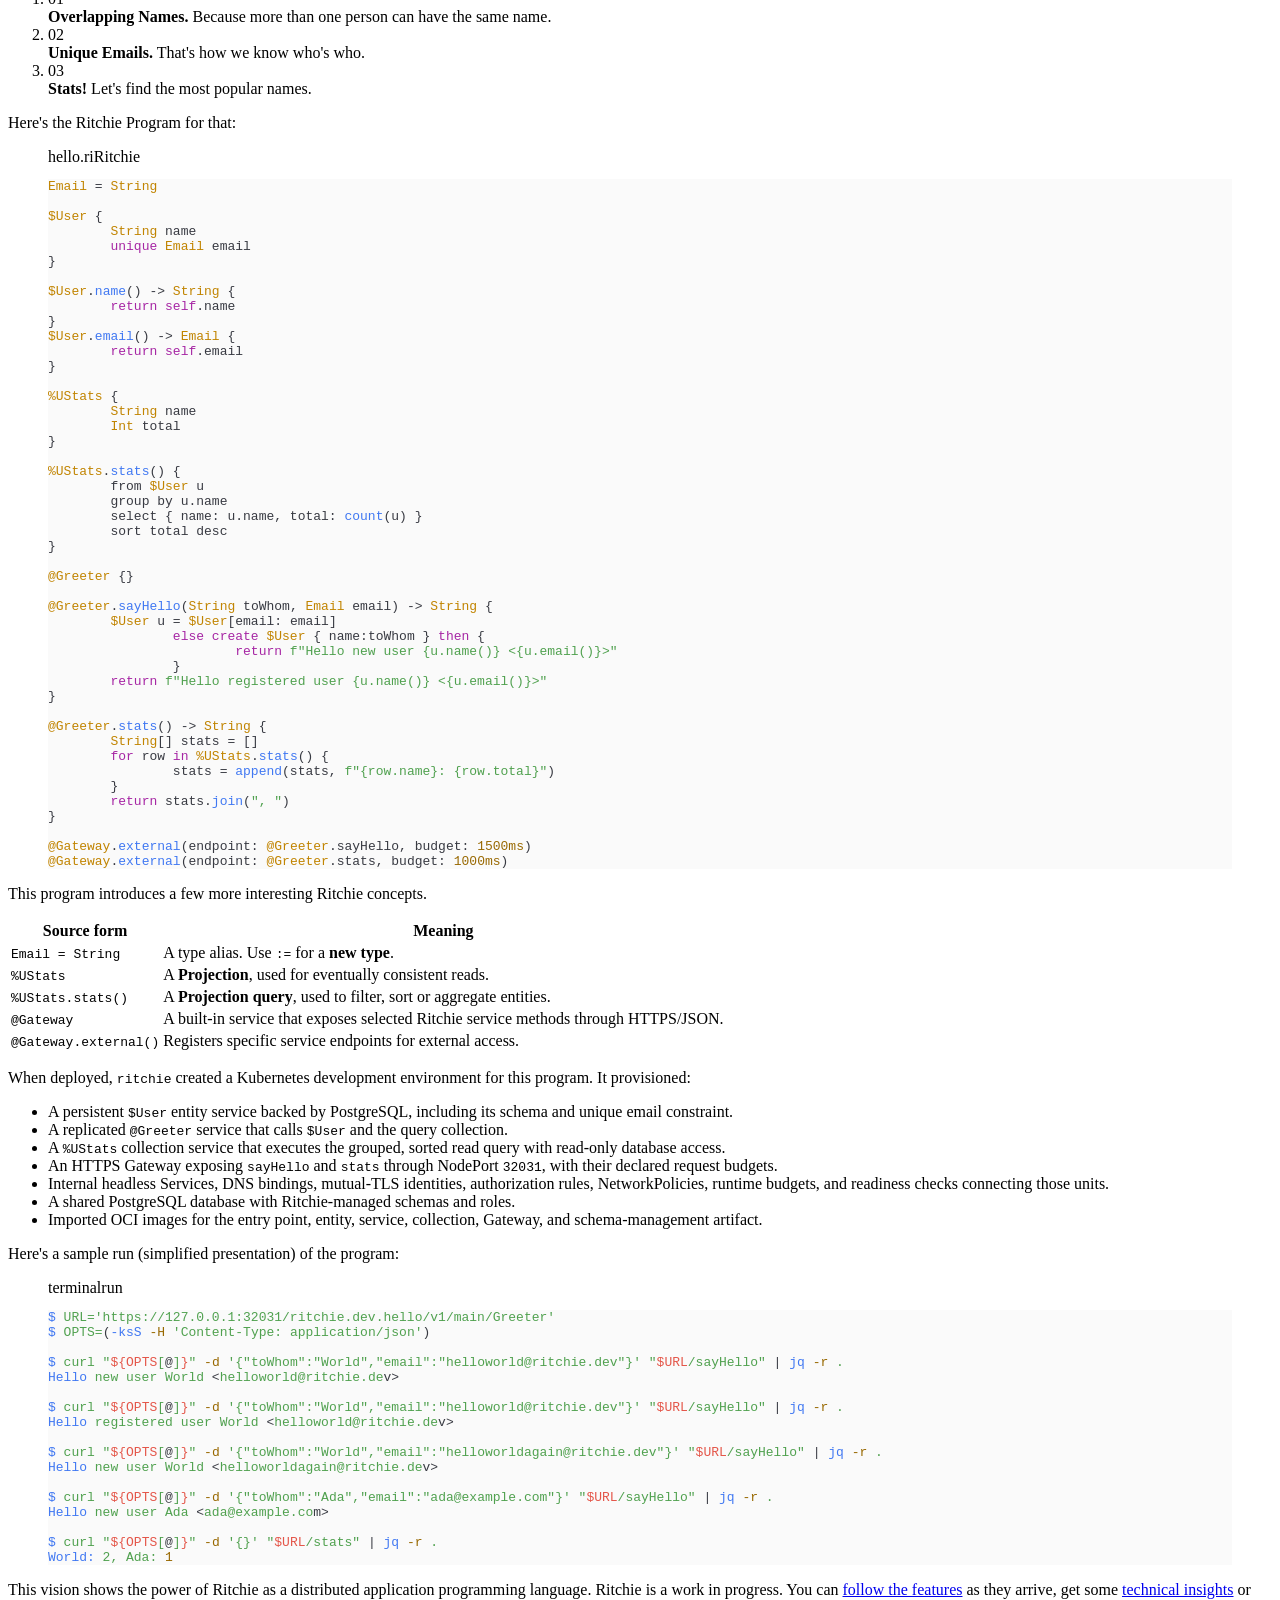
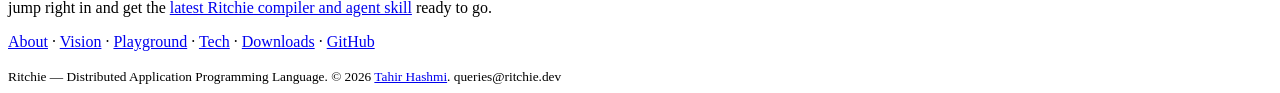
<file: preview/index.html>
<!doctype html>
<html lang="en-GB">
<head>
  <meta charset="utf-8">
  <meta name="viewport" content="width=device-width, initial-scale=1">
  <title>Distributed Hello World — Ritchie vision</title>
  <meta name="description" content="Build a distributed Hello World application and see how Ritchie makes persistence, concurrency and network boundaries part of the program.">
  <link rel="canonical" href="https://ritchie.dev/preview/">
  <meta property="og:type" content="website">
  <meta property="og:site_name" content="Ritchie">
  <meta property="og:title" content="Distributed Hello World — Ritchie Vision">
  <meta property="og:description" content="Build a distributed Hello World application and see how Ritchie makes persistence, concurrency and network boundaries part of the program.">
  <meta property="og:url" content="https://ritchie.dev/preview/">
  <meta property="og:image" content="https://ritchie.dev/assets/social-card.png">
  <meta property="og:image:secure_url" content="https://ritchie.dev/assets/social-card.png">
  <meta property="og:image:type" content="image/png">
  <meta property="og:image:width" content="1200">
  <meta property="og:image:height" content="627">
  <meta property="og:image:alt" content="Ritchie — Distributed Application Programming Language">
  <meta name="twitter:card" content="summary_large_image">
  <meta name="twitter:title" content="Distributed Hello World — Ritchie Vision">
  <meta name="twitter:description" content="Build a distributed Hello World application and see how Ritchie makes persistence, concurrency and network boundaries part of the program.">
  <meta name="twitter:image" content="https://ritchie.dev/assets/social-card.png">
  <meta name="twitter:image:alt" content="Ritchie — Distributed Application Programming Language">
  <meta name="color-scheme" content="light">
  <meta name="theme-color" content="#f3edf5">
  <meta name="theme-color" content="#1f2430" media="(prefers-color-scheme: dark)">
  <script type="application/ld+json">
  {
    "@context": "https://schema.org",
    "@type": "BreadcrumbList",
    "itemListElement": [
      {
        "@type": "ListItem",
        "position": 1,
        "name": "Home",
        "item": "https://ritchie.dev/"
      },
      {
        "@type": "ListItem",
        "position": 2,
        "name": "Hello World, Web Scale.",
        "item": "https://ritchie.dev/preview/"
      }
    ]
  }
  </script>
  <link rel="alternate" type="application/rss+xml" title="Ritchie" href="/rss.xml">
  <link rel="preload" href="/fonts/barlow-condensed-v13-latin-regular.woff2" as="font" type="font/woff2" crossorigin>
  <link rel="preload" href="/fonts/barlow-semi-condensed-v16-latin-regular.woff2" as="font" type="font/woff2" crossorigin>
  <link rel="preload" href="/fonts/IosevkaTerm-Latin.woff2" as="font" type="font/woff2" crossorigin>
  <link rel="stylesheet" href="https://ritchie.dev/assets/site.css?h=387929f6d5a299577a69">
</head>
<body>
  <a class="skip-link" href="#content">Skip to content</a>
  <header class="site-header">
    <div class="shell header-inner">
      <a class="brand" href="/" aria-label="Ritchie home">
        <span class="brand-image"><img src="/assets/Ritchie.1.png" alt="" style="width: 100%; aspect-ratio: 1373 / 510" /></span>
      </a>
      <nav class="site-nav" aria-label="Main navigation">
        <a href="/preview/" aria-current="page">Vision</a>
        <a href="/playground/">Playground</a>
        <a href="/tech/">Tech</a>
        <a href="/downloads/">Downloads</a>
        <a class="nav-icon" href="https://github.com/codemartial/ritchie" aria-label="Ritchie on GitHub" title="GitHub">
          <svg viewBox="0 0 16 16" width="20" height="20" aria-hidden="true" focusable="false"><path fill="currentColor" d="M8 0c4.42 0 8 3.58 8 8a8.013 8.013 0 0 1-5.45 7.59c-.4.08-.55-.17-.55-.38 0-.27.01-1.13.01-2.2 0-.75-.25-1.23-.54-1.48 1.78-.2 3.65-.88 3.65-3.95 0-.88-.31-1.59-.82-2.15.08-.2.36-1.02-.08-2.12 0 0-.67-.22-2.2.82-.64-.18-1.32-.27-2-.27-.68 0-1.36.09-2 .27-1.53-1.03-2.2-.82-2.2-.82-.44 1.1-.16 1.92-.08 2.12-.51.56-.82 1.28-.82 2.15 0 3.06 1.86 3.75 3.64 3.95-.23.2-.44.55-.51 1.07-.46.21-1.61.55-2.33-.66-.15-.24-.6-.83-1.23-.82-.67.01-.27.38.01.53.34.19.73.9.82 1.13.16.45.68 1.31 2.69.94 0 .67.01 1.3.01 1.49 0 .21-.15.45-.55.38A7.995 7.995 0 0 1 0 8c0-4.42 3.58-8 8-8Z"/></svg>
        </a>
      </nav>
    </div>
  </header>

  <main id="content">
    <header class="page-hero">
      <div class="shell">
        <p class="eyebrow">Vision · Distributed Hello World</p>
        <h1>Hello World, Web Scale.</h1>
        <p class="lede">We will add persistence, concurrency and a network API to the smallest familiar program. The functionality is tiny, but the distributed concerns are not.</p>
      </div>
    </header>

    <div class="shell doc-layout">
      <aside class="toc" aria-label="On this page">
        <strong>On this page</strong>

        <ol>
          <li><a href="#local"><span class="toc-index" aria-hidden="true">01.</span><span>Greeting, in a Box</span></a></li>
          <li><a href="#memory"><span class="toc-index" aria-hidden="true">02.</span><span>Remember a User</span></a></li>
          <li><a href="#distributed"><span class="toc-index" aria-hidden="true">03.</span><span>Cross the Machine Boundary</span></a></li>
          <li><a href="#problem"><span class="toc-index" aria-hidden="true">04.</span><span>The Problem</span></a></li>
          <li><a href="#ritchie"><span class="toc-index" aria-hidden="true">05.</span><span>The Ritchie Program</span></a></li>
          <li><a href="#deploy"><span class="toc-index" aria-hidden="true">06.</span><span>Build and deploy</span></a></li>
          <li><a href="#more"><span class="toc-index" aria-hidden="true">07.</span><span>A Bit More…</span></a></li>
        </ol>

      </aside>

      <article class="article">
<section>
<div class="section-heading">
<p class="eyebrow">01</p>
<h2 id="local">Greeting, in a Box</h2>
</div>
<p>How hard is it to say Hello World? It shouldn't be much trouble. Let’s try with Go.</p>
<figure class="code-window">
<figcaption class="code-window-bar"><span>hello.go</span><span>Go</span></figcaption>

<pre class="giallo" style="color: #383A42; background-color: #FAFAFA;" ><code data-lang="go" data-file="hello.go"><span class="giallo-l"><span style="color: #A626A4;">package</span><span style="color: #C18401;"> main</span></span>
<span class="giallo-l"></span>
<span class="giallo-l"><span style="color: #A626A4;">import</span><span style="color: #50A14F;"> &quot;fmt&quot;</span></span>
<span class="giallo-l"></span>
<span class="giallo-l"><span style="color: #A626A4;">func</span><span style="color: #4078F2;"> sayHello</span><span>(toWhom</span><span style="color: #A626A4;"> string</span><span>)</span><span style="color: #A626A4;"> string</span><span> {</span></span>
<span class="giallo-l"><span style="color: #A626A4;">    return</span><span style="color: #50A14F;"> &quot;Hello &quot;</span><span> +</span><span style="color: #E45649;"> toWhom</span></span>
<span class="giallo-l"><span>}</span></span>
<span class="giallo-l"></span>
<span class="giallo-l"><span style="color: #A626A4;">func</span><span style="color: #4078F2;"> main</span><span>() {</span></span>
<span class="giallo-l"><span style="color: #E45649;">    fmt</span><span>.</span><span style="color: #4078F2;">Println</span><span>(</span><span style="color: #4078F2;">sayHello</span><span>(</span><span style="color: #50A14F;">&quot;World&quot;</span><span>))</span></span>
<span class="giallo-l"><span>}</span></span></code></pre>

</figure><p>That was not too hard – about five lines of code to the eye.</p>
</section>
<section>
<div class="section-heading">
<p class="eyebrow">02</p>
<h2 id="memory">Remember a User</h2>
</div>
<p>How about remembering whom we've already greeted? That's not so easy but not too tough either:</p>
<figure class="code-window">
<figcaption class="code-window-bar"><span>hello-memory.go</span><span>Go</span></figcaption>

<pre class="giallo" style="color: #383A42; background-color: #FAFAFA;" ><code data-lang="go" data-file="hello-memory.go"><span class="giallo-l"><span style="color: #A626A4;">package</span><span style="color: #C18401;"> main</span></span>
<span class="giallo-l"></span>
<span class="giallo-l"><span style="color: #A626A4;">import</span><span style="color: #50A14F;"> &quot;fmt&quot;</span></span>
<span class="giallo-l"></span>
<span class="giallo-l"><span style="color: #A626A4;">var</span><span style="color: #E45649;"> users</span><span> =</span><span style="color: #A626A4;"> map</span><span>[</span><span style="color: #A626A4;">string</span><span>]</span><span style="color: #A626A4;">bool</span><span>{}</span></span>
<span class="giallo-l"></span>
<span class="giallo-l"><span style="color: #A626A4;">func</span><span style="color: #4078F2;"> sayHello</span><span>(toWhom</span><span style="color: #A626A4;"> string</span><span>)</span><span style="color: #A626A4;"> string</span><span> {</span></span>
<span class="giallo-l"><span style="color: #A626A4;">    if</span><span style="color: #E45649;"> _</span><span>,</span><span style="color: #E45649;"> ok</span><span> :=</span><span style="color: #E45649;"> users</span><span>[</span><span style="color: #E45649;">toWhom</span><span>];</span><span style="color: #E45649;"> ok</span><span> {</span></span>
<span class="giallo-l"><span style="color: #A626A4;">        return</span><span style="color: #50A14F;"> &quot;Hello registered user &quot;</span><span> +</span><span style="color: #E45649;"> toWhom</span></span>
<span class="giallo-l"><span>    }</span></span>
<span class="giallo-l"><span style="color: #E45649;">    users</span><span>[</span><span style="color: #E45649;">toWhom</span><span>] =</span><span style="color: #986801;"> true</span></span>
<span class="giallo-l"><span style="color: #A626A4;">    return</span><span style="color: #50A14F;"> &quot;Hello new user &quot;</span><span> +</span><span style="color: #E45649;"> toWhom</span></span>
<span class="giallo-l"><span>}</span></span>
<span class="giallo-l"></span>
<span class="giallo-l"><span style="color: #A626A4;">func</span><span style="color: #4078F2;"> main</span><span>() {</span></span>
<span class="giallo-l"><span style="color: #E45649;">    fmt</span><span>.</span><span style="color: #4078F2;">Println</span><span>(</span><span style="color: #4078F2;">sayHello</span><span>(</span><span style="color: #50A14F;">&quot;World&quot;</span><span>))</span></span>
<span class="giallo-l"><span style="color: #E45649;">    fmt</span><span>.</span><span style="color: #4078F2;">Println</span><span>(</span><span style="color: #4078F2;">sayHello</span><span>(</span><span style="color: #50A14F;">&quot;World&quot;</span><span>))</span></span>
<span class="giallo-l"><span>}</span></span></code></pre>

</figure><p>That looks a bit more involved but still not too difficult to follow, even if you don't know Go. It is, however, still a single process with temporary memory.</p>
</section>
<section>
<div class="section-heading">
<p class="eyebrow">03</p>
<h2 id="distributed">Cross the Machine Boundary</h2>
</div>
<p>Let's turn the greeter into a minimal distributed application. We need:</p>
<ol class="requirements">
<li><span>01</span><div><strong>Persistent registry.</strong> A restart must not forget whom we have greeted.</div></li>
<li><span>02</span><div><strong>Network API.</strong> Other processes must be able to ask for a greeting.</div></li>
<li><span>03</span><div><strong>Concurrent requests.</strong> Registration must remain correct while calls overlap.</div></li>
</ol>
<figure class="code-window">
<figcaption class="code-window-bar"><span>hello-network.go</span><span>Go</span></figcaption>

<pre class="giallo" style="color: #383A42; background-color: #FAFAFA;" ><code data-lang="go" data-file="hello-network.go"><span class="giallo-l"><span style="color: #A626A4;">package</span><span style="color: #C18401;"> main</span></span>
<span class="giallo-l"></span>
<span class="giallo-l"><span style="color: #A626A4;">import</span><span> (</span></span>
<span class="giallo-l"><span style="color: #50A14F;">    &quot;bufio&quot;</span></span>
<span class="giallo-l"><span style="color: #50A14F;">    &quot;fmt&quot;</span></span>
<span class="giallo-l"><span style="color: #50A14F;">    &quot;log&quot;</span></span>
<span class="giallo-l"><span style="color: #50A14F;">    &quot;net/http&quot;</span></span>
<span class="giallo-l"><span style="color: #50A14F;">    &quot;os&quot;</span></span>
<span class="giallo-l"><span style="color: #50A14F;">    &quot;sync&quot;</span></span>
<span class="giallo-l"><span>)</span></span>
<span class="giallo-l"></span>
<span class="giallo-l"><span style="color: #A626A4;">const</span><span style="color: #E45649;"> userFile</span><span> =</span><span style="color: #50A14F;"> &quot;users.txt&quot;</span></span>
<span class="giallo-l"></span>
<span class="giallo-l"><span style="color: #A626A4;">type</span><span style="color: #C18401;"> Registry</span><span style="color: #A626A4;"> struct</span><span> {</span></span>
<span class="giallo-l"><span style="color: #E45649;">    mu</span><span style="color: #C18401;">    sync</span><span>.</span><span style="color: #C18401;">Mutex</span></span>
<span class="giallo-l"><span style="color: #E45649;">    users</span><span style="color: #A626A4;"> map</span><span>[</span><span style="color: #A626A4;">string</span><span>]</span><span style="color: #A626A4;">bool</span></span>
<span class="giallo-l"><span>}</span></span>
<span class="giallo-l"></span>
<span class="giallo-l"><span style="color: #A626A4;">func</span><span style="color: #4078F2;"> load</span><span>(path</span><span style="color: #A626A4;"> string</span><span>)</span><span style="color: #A626A4;"> map</span><span>[</span><span style="color: #A626A4;">string</span><span>]</span><span style="color: #A626A4;">bool</span><span> {</span></span>
<span class="giallo-l"><span style="color: #E45649;">    users</span><span> :=</span><span style="color: #4078F2;"> make</span><span>(</span><span style="color: #A626A4;">map</span><span>[</span><span style="color: #A626A4;">string</span><span>]</span><span style="color: #A626A4;">bool</span><span>)</span></span>
<span class="giallo-l"><span style="color: #E45649;">    f</span><span>,</span><span style="color: #E45649;"> err</span><span> :=</span><span style="color: #E45649;"> os</span><span>.</span><span style="color: #4078F2;">Open</span><span>(</span><span style="color: #E45649;">path</span><span>)</span></span>
<span class="giallo-l"><span style="color: #A626A4;">    if</span><span style="color: #E45649;"> err</span><span> !=</span><span style="color: #986801;"> nil</span><span> {</span></span>
<span class="giallo-l"><span style="color: #A626A4;">        return</span><span style="color: #E45649;"> users</span></span>
<span class="giallo-l"><span>    }</span></span>
<span class="giallo-l"><span style="color: #A626A4;">    defer</span><span style="color: #E45649;"> f</span><span>.</span><span style="color: #4078F2;">Close</span><span>()</span></span>
<span class="giallo-l"></span>
<span class="giallo-l"><span style="color: #E45649;">    scanner</span><span> :=</span><span style="color: #E45649;"> bufio</span><span>.</span><span style="color: #4078F2;">NewScanner</span><span>(</span><span style="color: #E45649;">f</span><span>)</span></span>
<span class="giallo-l"><span style="color: #A626A4;">    for</span><span style="color: #E45649;"> scanner</span><span>.</span><span style="color: #4078F2;">Scan</span><span>() {</span></span>
<span class="giallo-l"><span style="color: #E45649;">        users</span><span>[</span><span style="color: #E45649;">scanner</span><span>.</span><span style="color: #4078F2;">Text</span><span>()] =</span><span style="color: #986801;"> true</span></span>
<span class="giallo-l"><span>    }</span></span>
<span class="giallo-l"><span style="color: #A626A4;">    return</span><span style="color: #E45649;"> users</span></span>
<span class="giallo-l"><span>}</span></span>
<span class="giallo-l"></span>
<span class="giallo-l"><span style="color: #A626A4;">func</span><span> (r *</span><span style="color: #C18401;">Registry</span><span>)</span><span style="color: #4078F2;"> greet</span><span>(name</span><span style="color: #A626A4;"> string</span><span>)</span><span style="color: #A626A4;"> string</span><span> {</span></span>
<span class="giallo-l"><span style="color: #E45649;">    r</span><span>.</span><span style="color: #E45649;">mu</span><span>.</span><span style="color: #4078F2;">Lock</span><span>()</span></span>
<span class="giallo-l"><span style="color: #A626A4;">    defer</span><span style="color: #E45649;"> r</span><span>.</span><span style="color: #E45649;">mu</span><span>.</span><span style="color: #4078F2;">Unlock</span><span>()</span></span>
<span class="giallo-l"></span>
<span class="giallo-l"><span style="color: #A626A4;">    if</span><span style="color: #E45649;"> r</span><span>.</span><span style="color: #E45649;">users</span><span>[</span><span style="color: #E45649;">name</span><span>] {</span></span>
<span class="giallo-l"><span style="color: #A626A4;">        return</span><span style="color: #50A14F;"> &quot;Hello registered user &quot;</span><span> +</span><span style="color: #E45649;"> name</span></span>
<span class="giallo-l"><span>    }</span></span>
<span class="giallo-l"></span>
<span class="giallo-l"><span style="color: #E45649;">    r</span><span>.</span><span style="color: #E45649;">users</span><span>[</span><span style="color: #E45649;">name</span><span>] =</span><span style="color: #986801;"> true</span></span>
<span class="giallo-l"><span style="color: #E45649;">    flags</span><span> :=</span><span style="color: #E45649;"> os</span><span>.</span><span style="color: #E45649;">O_APPEND</span><span> |</span></span>
<span class="giallo-l"><span style="color: #E45649;">        os</span><span>.</span><span style="color: #E45649;">O_CREATE</span><span> |</span></span>
<span class="giallo-l"><span style="color: #E45649;">        os</span><span>.</span><span style="color: #E45649;">O_WRONLY</span></span>
<span class="giallo-l"><span style="color: #E45649;">    f</span><span>,</span><span style="color: #E45649;"> err</span><span> :=</span><span style="color: #E45649;"> os</span><span>.</span><span style="color: #4078F2;">OpenFile</span><span>(</span></span>
<span class="giallo-l"><span style="color: #E45649;">        userFile</span><span>,</span></span>
<span class="giallo-l"><span style="color: #E45649;">        flags</span><span>,</span></span>
<span class="giallo-l"><span style="color: #986801;">        0644</span><span>,</span></span>
<span class="giallo-l"><span>    )</span></span>
<span class="giallo-l"><span style="color: #A626A4;">    if</span><span style="color: #E45649;"> err</span><span> !=</span><span style="color: #986801;"> nil</span><span> {</span></span>
<span class="giallo-l"><span style="color: #A626A4;">        return</span><span style="color: #50A14F;"> &quot;Hello new user &quot;</span><span> +</span><span style="color: #E45649;"> name</span><span> +</span></span>
<span class="giallo-l"><span style="color: #50A14F;">            &quot; (not saved)&quot;</span></span>
<span class="giallo-l"><span>    }</span></span>
<span class="giallo-l"><span style="color: #A626A4;">    defer</span><span style="color: #E45649;"> f</span><span>.</span><span style="color: #4078F2;">Close</span><span>()</span></span>
<span class="giallo-l"><span style="color: #E45649;">    fmt</span><span>.</span><span style="color: #4078F2;">Fprintln</span><span>(</span><span style="color: #E45649;">f</span><span>,</span><span style="color: #E45649;"> name</span><span>)</span></span>
<span class="giallo-l"><span style="color: #A626A4;">    return</span><span style="color: #50A14F;"> &quot;Hello new user &quot;</span><span> +</span><span style="color: #E45649;"> name</span></span>
<span class="giallo-l"><span>}</span></span>
<span class="giallo-l"></span>
<span class="giallo-l"><span style="color: #A626A4;">func</span><span style="color: #4078F2;"> hello</span><span>(r *</span><span style="color: #C18401;">Registry</span><span>)</span><span style="color: #C18401;"> http</span><span>.</span><span style="color: #C18401;">HandlerFunc</span><span> {</span></span>
<span class="giallo-l"><span style="color: #A626A4;">    return func</span><span>(</span></span>
<span class="giallo-l"><span>        w</span><span style="color: #C18401;"> http</span><span>.</span><span style="color: #C18401;">ResponseWriter</span><span>,</span></span>
<span class="giallo-l"><span>        req *</span><span style="color: #C18401;">http</span><span>.</span><span style="color: #C18401;">Request</span><span>,</span></span>
<span class="giallo-l"><span>    ) {</span></span>
<span class="giallo-l"><span style="color: #E45649;">        name</span><span> :=</span><span style="color: #E45649;"> req</span><span>.</span><span style="color: #E45649;">URL</span><span>.</span><span style="color: #4078F2;">Query</span><span>().</span><span style="color: #4078F2;">Get</span><span>(</span><span style="color: #50A14F;">&quot;name&quot;</span><span>)</span></span>
<span class="giallo-l"><span style="color: #A626A4;">        if</span><span style="color: #E45649;"> name</span><span> ==</span><span style="color: #50A14F;"> &quot;&quot;</span><span> {</span></span>
<span class="giallo-l"><span style="color: #E45649;">            http</span><span>.</span><span style="color: #4078F2;">Error</span><span>(</span></span>
<span class="giallo-l"><span style="color: #E45649;">                w</span><span>,</span></span>
<span class="giallo-l"><span style="color: #50A14F;">                &quot;missing name&quot;</span><span>,</span></span>
<span class="giallo-l"><span style="color: #E45649;">                http</span><span>.</span><span style="color: #E45649;">StatusBadRequest</span><span>,</span></span>
<span class="giallo-l"><span>            )</span></span>
<span class="giallo-l"><span style="color: #A626A4;">            return</span></span>
<span class="giallo-l"><span>        }</span></span>
<span class="giallo-l"><span style="color: #E45649;">        fmt</span><span>.</span><span style="color: #4078F2;">Fprintln</span><span>(</span><span style="color: #E45649;">w</span><span>,</span><span style="color: #E45649;"> r</span><span>.</span><span style="color: #4078F2;">greet</span><span>(</span><span style="color: #E45649;">name</span><span>))</span></span>
<span class="giallo-l"><span>    }</span></span>
<span class="giallo-l"><span>}</span></span>
<span class="giallo-l"></span>
<span class="giallo-l"><span style="color: #A626A4;">func</span><span style="color: #4078F2;"> main</span><span>() {</span></span>
<span class="giallo-l"><span style="color: #E45649;">    registry</span><span> := &amp;</span><span style="color: #C18401;">Registry</span><span>{</span></span>
<span class="giallo-l"><span style="color: #E45649;">        users</span><span>:</span><span style="color: #4078F2;"> load</span><span>(</span><span style="color: #E45649;">userFile</span><span>),</span></span>
<span class="giallo-l"><span>    }</span></span>
<span class="giallo-l"><span style="color: #E45649;">    http</span><span>.</span><span style="color: #4078F2;">HandleFunc</span><span>(</span><span style="color: #50A14F;">&quot;/hello&quot;</span><span>,</span><span style="color: #4078F2;"> hello</span><span>(</span><span style="color: #E45649;">registry</span><span>))</span></span>
<span class="giallo-l"><span style="color: #E45649;">    log</span><span>.</span><span style="color: #4078F2;">Fatal</span><span>(</span><span style="color: #E45649;">http</span><span>.</span><span style="color: #4078F2;">ListenAndServe</span><span>(</span><span style="color: #50A14F;">&quot;:8080&quot;</span><span>,</span><span style="color: #986801;"> nil</span><span>))</span></span>
<span class="giallo-l"><span>}</span></span></code></pre>

</figure><p>You know what, don’t bother reading the code above. It’s okay. While I wrote the first two Go snippets by hand, I got an LLM to write this one and I didn’t bother reading it myself!</p>
</section>
<section>
<div class="section-heading">
<p class="eyebrow">04</p>
<h2 id="problem">The Problem</h2>
</div>
<p>The program above ceases to be correct when run as multiple instances. Each instance has its own in-memory registry and all of them append to a file that was never designed to be shared this way.</p>
<p>A real version now needs a storage service, a schema and client, connection management, consistency model, transaction rules, service discovery, authentication, deployment configuration, health checks, scaling policy, observability and a failure model.</p>
<div class="callout">
<span class="callout-label">The mismatch</span>
<p>The domain operation remains “remember a user and greet them.” The implementation has become mostly machinery required to make that operation survive distribution. You could try to ease the pain using a framework, but there's still a problem. A framework is open. It can only <em>assume</em> that things are a certain way. As long as you're programming in a lower model, using a framework just means that you promise to follow the instructions on the label. It's not too hard to inadvertently go against the instructions. Therein lie production outages.</p>
<p>Writing "Hello World" on a computer involves processors, memory, storage, device drivers, operating systems, compilers and runtimes, yet we do it without skipping a beat because the programming model is there. Distributed applications do not yet have such a model, so every developer must reason directly about networks, parallel execution, partial failure, retries, data ownership and operations. The good news is that we now know just enough to build one.</p>
</div>
</section>
<section>
<div class="section-heading">
<p class="eyebrow">05</p>
<h2 id="ritchie">The Ritchie Program</h2>
</div>
<p>RITE — Reliable Interaction with Typed Endpoints — distils what we have collectively learned into a small model built around single ownership, bounded calls, idempotent retries and invariants that do not cross boundaries. Ritchie is the language that enforces that model.</p>
<p>Ritchie makes durable identity and the network boundary visible in the program. The entity owns persistence and transactional state. The service publishes the operation.</p>
<figure class="code-window">
<figcaption class="code-window-bar"><span>hello.ri</span><span>Ritchie</span></figcaption>

<pre class="giallo" style="color: #383A42; background-color: #FAFAFA;" ><code data-lang="Ritchie" data-file="hello.ri"><span class="giallo-l"><span style="color: #C18401;">$User</span><span> {</span></span>
<span class="giallo-l"><span style="color: #A626A4;">    unique</span><span style="color: #C18401;"> String</span><span> name</span></span>
<span class="giallo-l"><span>}</span></span>
<span class="giallo-l"></span>
<span class="giallo-l"><span style="color: #C18401;">$User</span><span>.</span><span style="color: #4078F2;">name</span><span>() -&gt;</span><span style="color: #C18401;"> String</span><span> {</span></span>
<span class="giallo-l"><span style="color: #A626A4;">    return self</span><span>.name</span></span>
<span class="giallo-l"><span>}</span></span>
<span class="giallo-l"></span>
<span class="giallo-l"><span style="color: #C18401;">@Greeter</span><span> { }</span></span>
<span class="giallo-l"></span>
<span class="giallo-l"><span style="color: #C18401;">@Greeter</span><span>.</span><span style="color: #4078F2;">sayHello</span><span>(</span><span style="color: #C18401;">String</span><span> toWhom) -&gt;</span><span style="color: #C18401;"> String</span><span> {</span></span>
<span class="giallo-l"><span style="color: #C18401;">    $User</span><span> u =</span><span style="color: #C18401;"> $User</span><span>[name: toWhom]</span></span>
<span class="giallo-l"><span style="color: #A626A4;">        else create</span><span style="color: #C18401;"> $User</span><span>{} </span><span style="color: #A626A4;">then</span><span> {</span></span>
<span class="giallo-l"><span style="color: #A626A4;">            return</span><span style="color: #50A14F;"> f&quot;Hello new user {u.name()}&quot;</span></span>
<span class="giallo-l"><span>        }</span></span>
<span class="giallo-l"><span style="color: #A626A4;">    return</span><span style="color: #50A14F;"> f&quot;Hello registered user {u.name()}&quot;</span></span>
<span class="giallo-l"><span>}</span></span></code></pre>

</figure><table class="exhibit">
<thead><tr><th>Source form</th><th>Meaning</th></tr></thead>
<tbody>
<tr><td><code>$User</code></td><td>Persistent state with durable identity.</td></tr>
<tr><td><code>$User.name()</code></td><td>Behaviour that owns access to entity state.</td></tr>
<tr><td><code>else create</code></td><td>Atomic get-or-create.</td></tr>
<tr><td><code>@Greeter</code></td><td>A stateless networked application boundary.</td></tr>
<tr><td><code>@Greeter.sayHello()</code></td><td>An API endpoint of the <code>Greeter</code> service.</td></tr>
</tbody>
</table>
<p>The source retains the domain operation while giving the compiler and runtime the structure they need to provide persistence, concurrency and distributed execution.</p>
</section>
<section>
<div class="section-heading">
<p class="eyebrow">06</p>
<h2 id="deploy">Build and deploy</h2>
</div>
<p>With the current Ritchie toolchain installed, check the source and compile it into an immutable, environment-neutral release:</p>
<figure class="code-window">
<figcaption class="code-window-bar"><span>terminal</span><span>build</span></figcaption>

<pre class="giallo" style="color: #383A42; background-color: #FAFAFA;" ><code data-lang="shellscript" data-file="terminal" data-title="build"><span class="giallo-l"><span style="color: #4078F2;">rcc</span><span style="color: #50A14F;"> check hello.ri</span></span>
<span class="giallo-l"><span style="color: #4078F2;">rcc</span><span style="color: #50A14F;"> build</span><span style="color: #0184BC;"> \</span></span>
<span class="giallo-l"><span style="color: #986801;">    --application</span><span style="color: #50A14F;"> ritchie.dev.hello</span><span style="color: #0184BC;"> \</span></span>
<span class="giallo-l"><span style="color: #986801;">    --output</span><span style="color: #50A14F;"> hello.run</span><span style="color: #0184BC;"> \</span></span>
<span class="giallo-l"><span style="color: #50A14F;">    hello.ri</span></span></code></pre>

</figure><p>Create an environment on a configured runtime site and deploy the same release:</p>
<figure class="code-window">
<figcaption class="code-window-bar"><span>terminal</span><span>deploy</span></figcaption>

<pre class="giallo" style="color: #383A42; background-color: #FAFAFA;" ><code data-lang="shellscript" data-file="terminal" data-title="deploy"><span class="giallo-l"><span style="color: #4078F2;">ritchie</span><span style="color: #50A14F;"> environment create hello-dev</span><span style="color: #986801;"> --site</span><span style="color: #50A14F;"> nswcloud</span></span>
<span class="giallo-l"><span style="color: #4078F2;">ritchie</span><span style="color: #50A14F;"> deploy</span><span style="color: #986801;"> --environment</span><span style="color: #50A14F;"> hello-dev hello.run</span></span></code></pre>

</figure><p>The compiler has a program graph containing a service, an entity, a unique index, call edges and boundary signatures. This graph gets translated into a <a href="/rite/">RITE</a>-compliant deployment topology comprising workloads, persistence, routing, policy and recovery for the site environment.</p>
</section>
<section>
<div class="section-heading">
<p class="eyebrow">07</p>
<h2 id="more">A Bit More…</h2>
</div>
<p>The previous Ritchie program demonstrated the functionality that we had in the second version of Hello World, but distributed. Let's extend it a bit more. We want:</p>
<ol class="requirements">
<li><span>01</span><div><strong>Overlapping Names.</strong> Because more than one person can have the same name.</div></li>
<li><span>02</span><div><strong>Unique Emails.</strong> That's how we know who's who.</div></li>
<li><span>03</span><div><strong>Stats!</strong> Let's find the most popular names.</div></li>
</ol>
<p>Here's the Ritchie Program for that:</p>
<figure class="code-window">
<figcaption class="code-window-bar"><span>hello.ri</span><span>Ritchie</span></figcaption>

<pre class="giallo" style="color: #383A42; background-color: #FAFAFA;" ><code data-lang="Ritchie" data-file="hello.ri"><span class="giallo-l"><span style="color: #C18401;">Email</span><span> =</span><span style="color: #C18401;"> String</span></span>
<span class="giallo-l"></span>
<span class="giallo-l"><span style="color: #C18401;">$User</span><span> { </span></span>
<span class="giallo-l"><span style="color: #C18401;">	String</span><span> name</span></span>
<span class="giallo-l"><span style="color: #A626A4;">	unique</span><span style="color: #C18401;"> Email</span><span> email</span></span>
<span class="giallo-l"><span>}</span></span>
<span class="giallo-l"></span>
<span class="giallo-l"><span style="color: #C18401;">$User</span><span>.</span><span style="color: #4078F2;">name</span><span>() -&gt;</span><span style="color: #C18401;"> String</span><span> {</span></span>
<span class="giallo-l"><span style="color: #A626A4;">	return self</span><span>.name</span></span>
<span class="giallo-l"><span>}</span></span>
<span class="giallo-l"><span style="color: #C18401;">$User</span><span>.</span><span style="color: #4078F2;">email</span><span>() -&gt;</span><span style="color: #C18401;"> Email</span><span> {</span></span>
<span class="giallo-l"><span style="color: #A626A4;">	return self</span><span>.email</span></span>
<span class="giallo-l"><span>}</span></span>
<span class="giallo-l"></span>
<span class="giallo-l"><span style="color: #C18401;">%UStats</span><span> {</span></span>
<span class="giallo-l"><span style="color: #C18401;">	String</span><span> name</span></span>
<span class="giallo-l"><span style="color: #C18401;">	Int</span><span> total</span></span>
<span class="giallo-l"><span>}</span></span>
<span class="giallo-l"></span>
<span class="giallo-l"><span style="color: #C18401;">%UStats</span><span>.</span><span style="color: #4078F2;">stats</span><span>() {</span></span>
<span class="giallo-l"><span>	from </span><span style="color: #C18401;">$User</span><span> u</span></span>
<span class="giallo-l"><span>	group by u.name</span></span>
<span class="giallo-l"><span>	select { name: u.name, total: </span><span style="color: #4078F2;">count</span><span>(u) }</span></span>
<span class="giallo-l"><span>	sort total desc</span></span>
<span class="giallo-l"><span>}</span></span>
<span class="giallo-l"></span>
<span class="giallo-l"><span style="color: #C18401;">@Greeter</span><span> {}</span></span>
<span class="giallo-l"></span>
<span class="giallo-l"><span style="color: #C18401;">@Greeter</span><span>.</span><span style="color: #4078F2;">sayHello</span><span>(</span><span style="color: #C18401;">String</span><span> toWhom, </span><span style="color: #C18401;">Email</span><span> email) -&gt;</span><span style="color: #C18401;"> String</span><span> {</span></span>
<span class="giallo-l"><span style="color: #C18401;">	$User</span><span> u =</span><span style="color: #C18401;"> $User</span><span>[email: email]</span></span>
<span class="giallo-l"><span style="color: #A626A4;">		else create</span><span style="color: #C18401;"> $User</span><span> { name:toWhom } </span><span style="color: #A626A4;">then</span><span> {</span></span>
<span class="giallo-l"><span style="color: #A626A4;">			return</span><span style="color: #50A14F;"> f&quot;Hello new user {u.name()} &lt;{u.email()}&gt;&quot;</span></span>
<span class="giallo-l"><span>		}</span></span>
<span class="giallo-l"><span style="color: #A626A4;">	return</span><span style="color: #50A14F;"> f&quot;Hello registered user {u.name()} &lt;{u.email()}&gt;&quot;</span></span>
<span class="giallo-l"><span>}</span></span>
<span class="giallo-l"></span>
<span class="giallo-l"><span style="color: #C18401;">@Greeter</span><span>.</span><span style="color: #4078F2;">stats</span><span>() -&gt;</span><span style="color: #C18401;"> String</span><span> {</span></span>
<span class="giallo-l"><span style="color: #C18401;">	String</span><span>[] stats = []</span></span>
<span class="giallo-l"><span style="color: #A626A4;">	for</span><span> row </span><span style="color: #A626A4;">in</span><span style="color: #C18401;"> %UStats</span><span>.</span><span style="color: #4078F2;">stats</span><span>() {</span></span>
<span class="giallo-l"><span>		stats =</span><span style="color: #4078F2;"> append</span><span>(stats, </span><span style="color: #50A14F;">f&quot;{row.name}: {row.total}&quot;</span><span>)</span></span>
<span class="giallo-l"><span>	}</span></span>
<span class="giallo-l"><span style="color: #A626A4;">	return</span><span> stats.</span><span style="color: #4078F2;">join</span><span>(</span><span style="color: #50A14F;">&quot;, &quot;</span><span>)</span></span>
<span class="giallo-l"><span>}</span></span>
<span class="giallo-l"></span>
<span class="giallo-l"><span style="color: #C18401;">@Gateway</span><span>.</span><span style="color: #4078F2;">external</span><span>(endpoint: </span><span style="color: #C18401;">@Greeter</span><span>.sayHello, budget: </span><span style="color: #986801;">1500ms</span><span>)</span></span>
<span class="giallo-l"><span style="color: #C18401;">@Gateway</span><span>.</span><span style="color: #4078F2;">external</span><span>(endpoint: </span><span style="color: #C18401;">@Greeter</span><span>.stats, budget: </span><span style="color: #986801;">1000ms</span><span>)</span></span></code></pre>

</figure><p>This program introduces a few more interesting Ritchie concepts.</p>
<table class="exhibit">
<thead><tr><th>Source form</th><th>Meaning</th></tr></thead>
<tbody>
<tr><td><code>Email = String</code></td><td>A type alias. Use <code>:=</code> for a <strong>new type</strong>.</td></tr>
<tr><td><code>%UStats</code></td><td>A <strong>Projection</strong>, used for eventually consistent reads.</td></tr>
<tr><td><code>%UStats.stats()</code></td><td>A <strong>Projection query</strong>, used to filter, sort or aggregate entities.</td></tr>
<tr><td><code>@Gateway</code></td><td>A built-in service that exposes selected Ritchie service methods through HTTPS/JSON.</td></tr>
<tr><td><code>@Gateway.external()</code></td><td>Registers specific service endpoints for external access.</td></tr>
</tbody>
</table>
<p>When deployed, <code>ritchie</code> created a Kubernetes development environment for this program. It provisioned:</p>
<ul>
<li>A persistent <code>$User</code> entity service backed by PostgreSQL, including its schema and unique email constraint.</li>
<li>A replicated <code>@Greeter</code> service that calls <code>$User</code> and the query collection.</li>
<li>A <code>%UStats</code> collection service that executes the grouped, sorted read query with read-only database access.</li>
<li>An HTTPS Gateway exposing <code>sayHello</code> and <code>stats</code> through NodePort <code>32031</code>, with their declared request budgets.</li>
<li>Internal headless Services, DNS bindings, mutual-TLS identities, authorization rules, NetworkPolicies, runtime budgets, and readiness checks connecting those units.</li>
<li>A shared PostgreSQL database with Ritchie-managed schemas and roles.</li>
<li>Imported OCI images for the entry point, entity, service, collection, Gateway, and schema-management artifact.</li>
</ul>
<p>Here's a sample run (simplified presentation) of the program:</p>
<figure class="code-window">
<figcaption class="code-window-bar"><span>terminal</span><span>run</span></figcaption>

<pre class="giallo" style="color: #383A42; background-color: #FAFAFA;" ><code data-lang="shellscript" data-file="terminal" data-title="run"><span class="giallo-l"><span style="color: #4078F2;">$</span><span style="color: #50A14F;"> URL=&#39;https://127.0.0.1:32031/ritchie.dev.hello/v1/main/Greeter&#39;</span></span>
<span class="giallo-l"><span style="color: #4078F2;">$</span><span style="color: #50A14F;"> OPTS=</span><span>(</span><span style="color: #4078F2;">-ksS</span><span style="color: #986801;"> -H</span><span style="color: #50A14F;"> &#39;Content-Type: application/json&#39;</span><span>)</span></span>
<span class="giallo-l"></span>
<span class="giallo-l"><span style="color: #4078F2;">$</span><span style="color: #50A14F;"> curl &quot;</span><span style="color: #E45649;">${OPTS</span><span style="color: #50A14F;">[</span><span>@</span><span style="color: #50A14F;">]</span><span style="color: #E45649;">}</span><span style="color: #50A14F;">&quot;</span><span style="color: #986801;"> -d</span><span style="color: #50A14F;"> &#39;{&quot;toWhom&quot;:&quot;World&quot;,&quot;email&quot;:&quot;helloworld@ritchie.dev&quot;}&#39; &quot;</span><span style="color: #E45649;">$URL</span><span style="color: #50A14F;">/sayHello&quot;</span><span> |</span><span style="color: #4078F2;"> jq</span><span style="color: #986801;"> -r</span><span style="color: #50A14F;"> .</span></span>
<span class="giallo-l"><span style="color: #4078F2;">Hello</span><span style="color: #50A14F;"> new user World</span><span> &lt;</span><span style="color: #50A14F;">helloworld@ritchie.de</span><span>v&gt;</span></span>
<span class="giallo-l"></span>
<span class="giallo-l"><span style="color: #4078F2;">$</span><span style="color: #50A14F;"> curl &quot;</span><span style="color: #E45649;">${OPTS</span><span style="color: #50A14F;">[</span><span>@</span><span style="color: #50A14F;">]</span><span style="color: #E45649;">}</span><span style="color: #50A14F;">&quot;</span><span style="color: #986801;"> -d</span><span style="color: #50A14F;"> &#39;{&quot;toWhom&quot;:&quot;World&quot;,&quot;email&quot;:&quot;helloworld@ritchie.dev&quot;}&#39; &quot;</span><span style="color: #E45649;">$URL</span><span style="color: #50A14F;">/sayHello&quot;</span><span> |</span><span style="color: #4078F2;"> jq</span><span style="color: #986801;"> -r</span><span style="color: #50A14F;"> .</span></span>
<span class="giallo-l"><span style="color: #4078F2;">Hello</span><span style="color: #50A14F;"> registered user World</span><span> &lt;</span><span style="color: #50A14F;">helloworld@ritchie.de</span><span>v&gt;</span></span>
<span class="giallo-l"></span>
<span class="giallo-l"><span style="color: #4078F2;">$</span><span style="color: #50A14F;"> curl &quot;</span><span style="color: #E45649;">${OPTS</span><span style="color: #50A14F;">[</span><span>@</span><span style="color: #50A14F;">]</span><span style="color: #E45649;">}</span><span style="color: #50A14F;">&quot;</span><span style="color: #986801;"> -d</span><span style="color: #50A14F;"> &#39;{&quot;toWhom&quot;:&quot;World&quot;,&quot;email&quot;:&quot;helloworldagain@ritchie.dev&quot;}&#39; &quot;</span><span style="color: #E45649;">$URL</span><span style="color: #50A14F;">/sayHello&quot;</span><span> |</span><span style="color: #4078F2;"> jq</span><span style="color: #986801;"> -r</span><span style="color: #50A14F;"> .</span></span>
<span class="giallo-l"><span style="color: #4078F2;">Hello</span><span style="color: #50A14F;"> new user World</span><span> &lt;</span><span style="color: #50A14F;">helloworldagain@ritchie.de</span><span>v&gt;</span></span>
<span class="giallo-l"></span>
<span class="giallo-l"><span style="color: #4078F2;">$</span><span style="color: #50A14F;"> curl &quot;</span><span style="color: #E45649;">${OPTS</span><span style="color: #50A14F;">[</span><span>@</span><span style="color: #50A14F;">]</span><span style="color: #E45649;">}</span><span style="color: #50A14F;">&quot;</span><span style="color: #986801;"> -d</span><span style="color: #50A14F;"> &#39;{&quot;toWhom&quot;:&quot;Ada&quot;,&quot;email&quot;:&quot;ada@example.com&quot;}&#39; &quot;</span><span style="color: #E45649;">$URL</span><span style="color: #50A14F;">/sayHello&quot;</span><span> |</span><span style="color: #4078F2;"> jq</span><span style="color: #986801;"> -r</span><span style="color: #50A14F;"> .</span></span>
<span class="giallo-l"><span style="color: #4078F2;">Hello</span><span style="color: #50A14F;"> new user Ada</span><span> &lt;</span><span style="color: #50A14F;">ada@example.co</span><span>m&gt;</span></span>
<span class="giallo-l"></span>
<span class="giallo-l"><span style="color: #4078F2;">$</span><span style="color: #50A14F;"> curl &quot;</span><span style="color: #E45649;">${OPTS</span><span style="color: #50A14F;">[</span><span>@</span><span style="color: #50A14F;">]</span><span style="color: #E45649;">}</span><span style="color: #50A14F;">&quot;</span><span style="color: #986801;"> -d</span><span style="color: #50A14F;"> &#39;{}&#39; &quot;</span><span style="color: #E45649;">$URL</span><span style="color: #50A14F;">/stats&quot;</span><span> |</span><span style="color: #4078F2;"> jq</span><span style="color: #986801;"> -r</span><span style="color: #50A14F;"> .</span></span>
<span class="giallo-l"><span style="color: #4078F2;">World:</span><span style="color: #50A14F;"> 2, Ada:</span><span style="color: #986801;"> 1</span></span></code></pre>

</figure>
<p>This vision shows the power of Ritchie as a distributed application programming language. Ritchie is a work in progress. You can <a href="https://github.com/codemartial/ritchie/discussions/categories/announcements">follow the features</a> as they arrive, get some <a href="/tech/">technical insights</a> or jump right in and get the <a href="/downloads/">latest Ritchie compiler and agent skill</a> ready to go.</p>
</section>

      </article>
    </div>
  </main>

  <footer class="site-footer">
    <div class="shell footer-inner">
      <p><a href="/">About</a> · <a href="/preview/">Vision</a> · <a href="/playground/">Playground</a> · <a href="/tech/">Tech</a> · <a href="/downloads/">Downloads</a> · <a href="https://github.com/codemartial/ritchie">GitHub</a></p>
      <small>Ritchie — Distributed Application Programming Language. © 2026 <a href="https://tahirhashmi.com">Tahir Hashmi</a>. queries@ritchie.dev</small>
    </div>
  </footer>
</body>
</html>
</file>
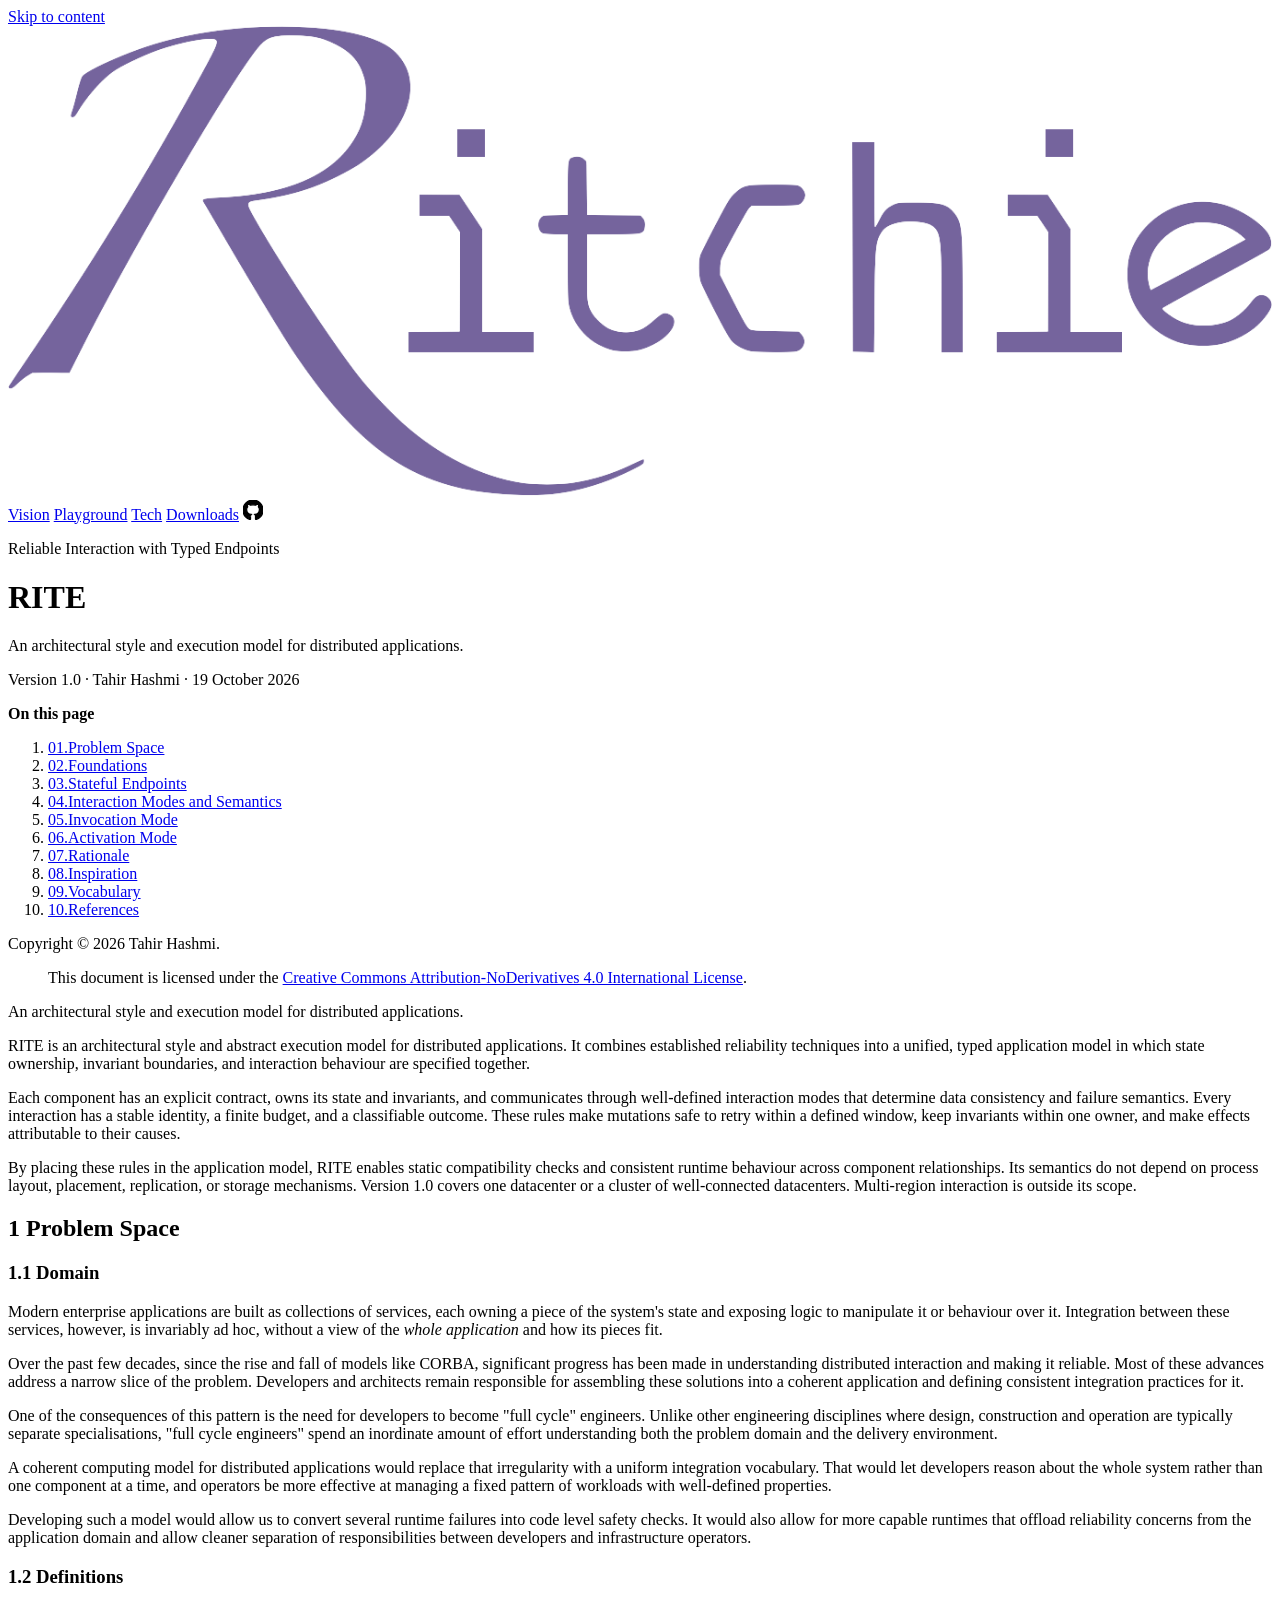
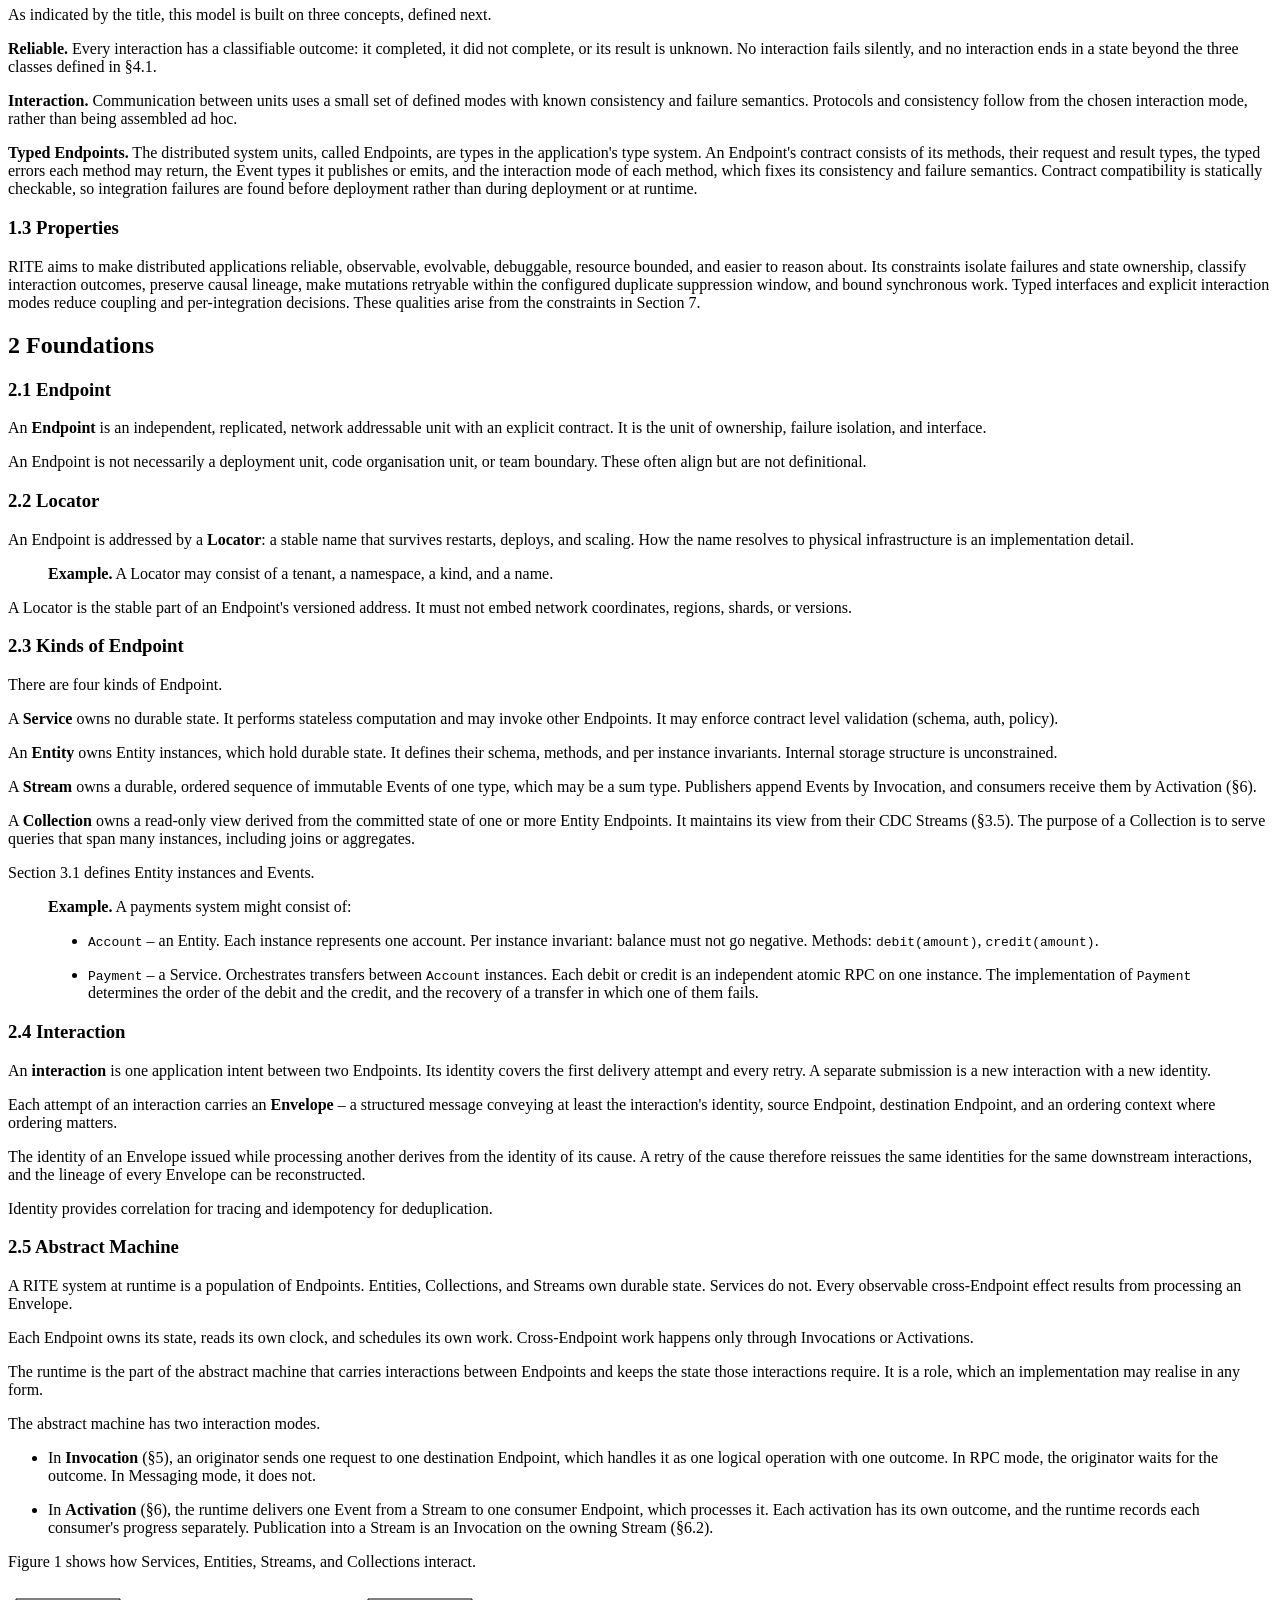
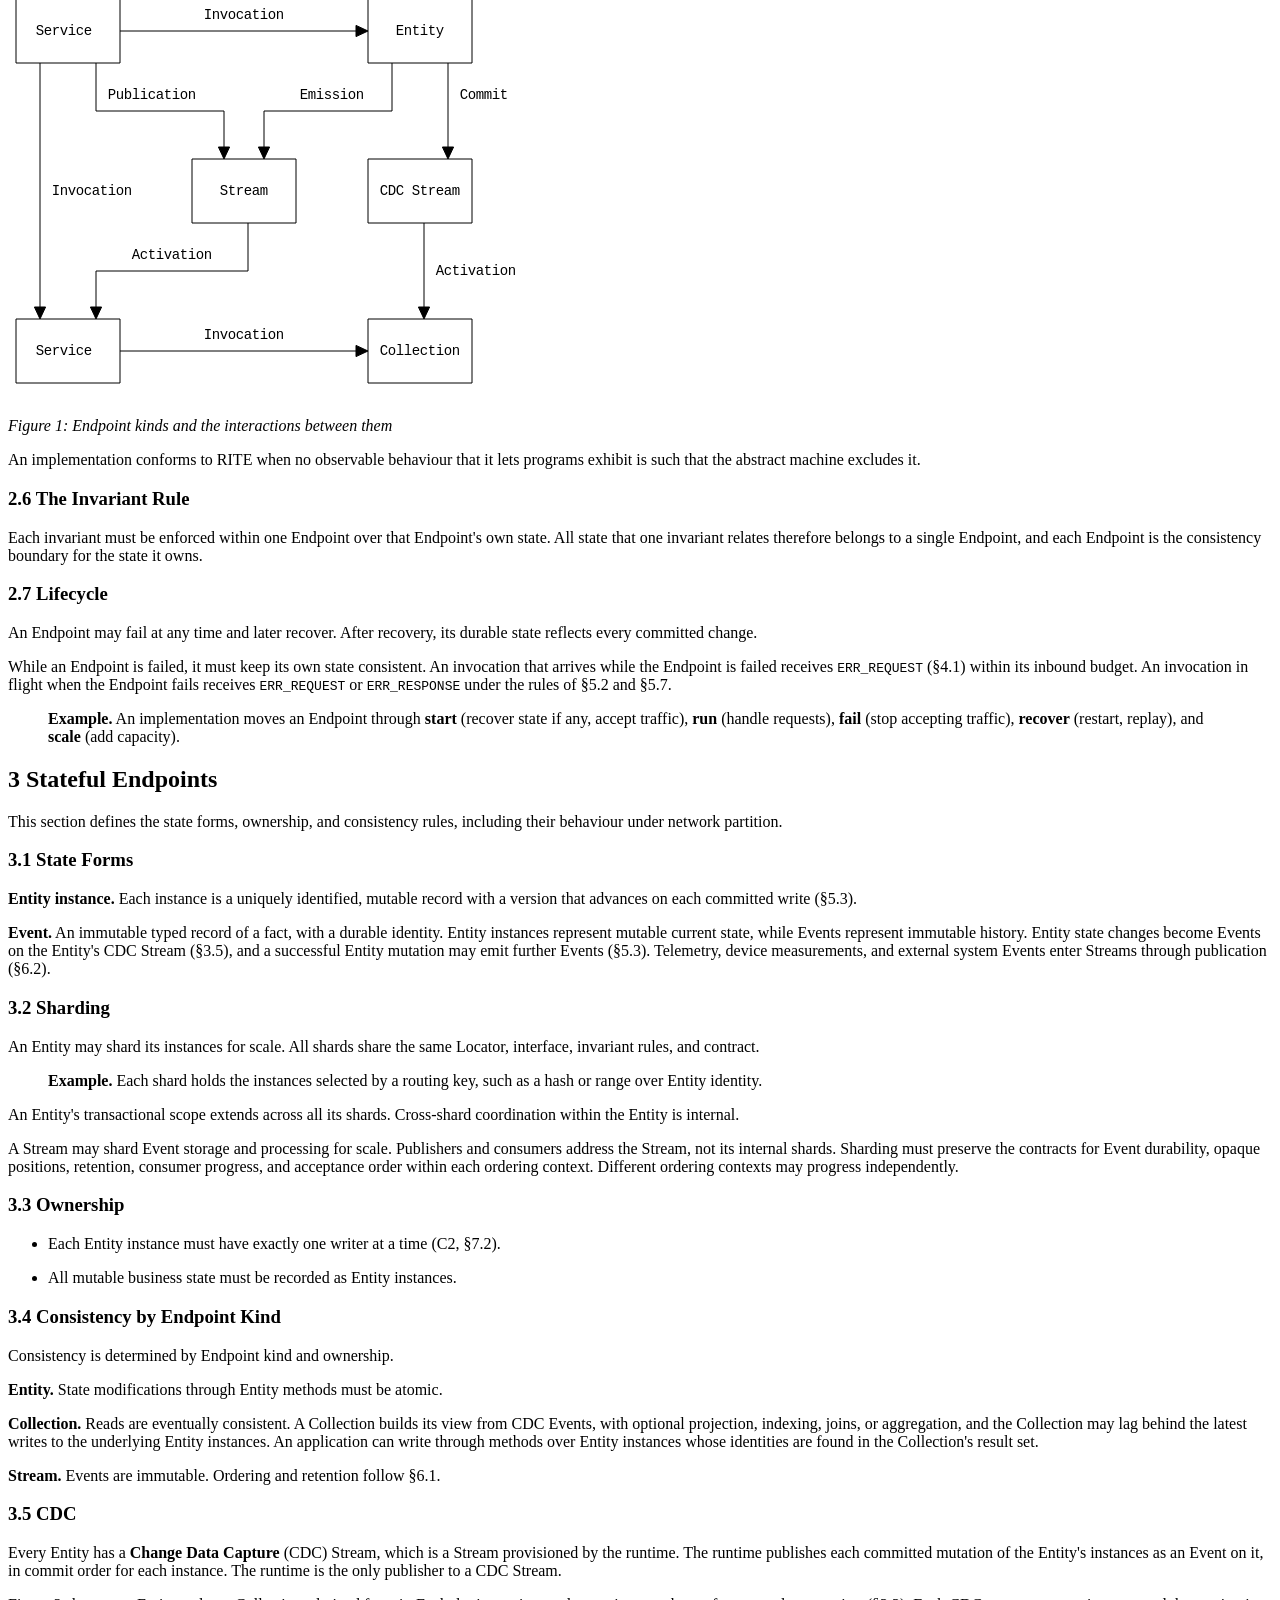
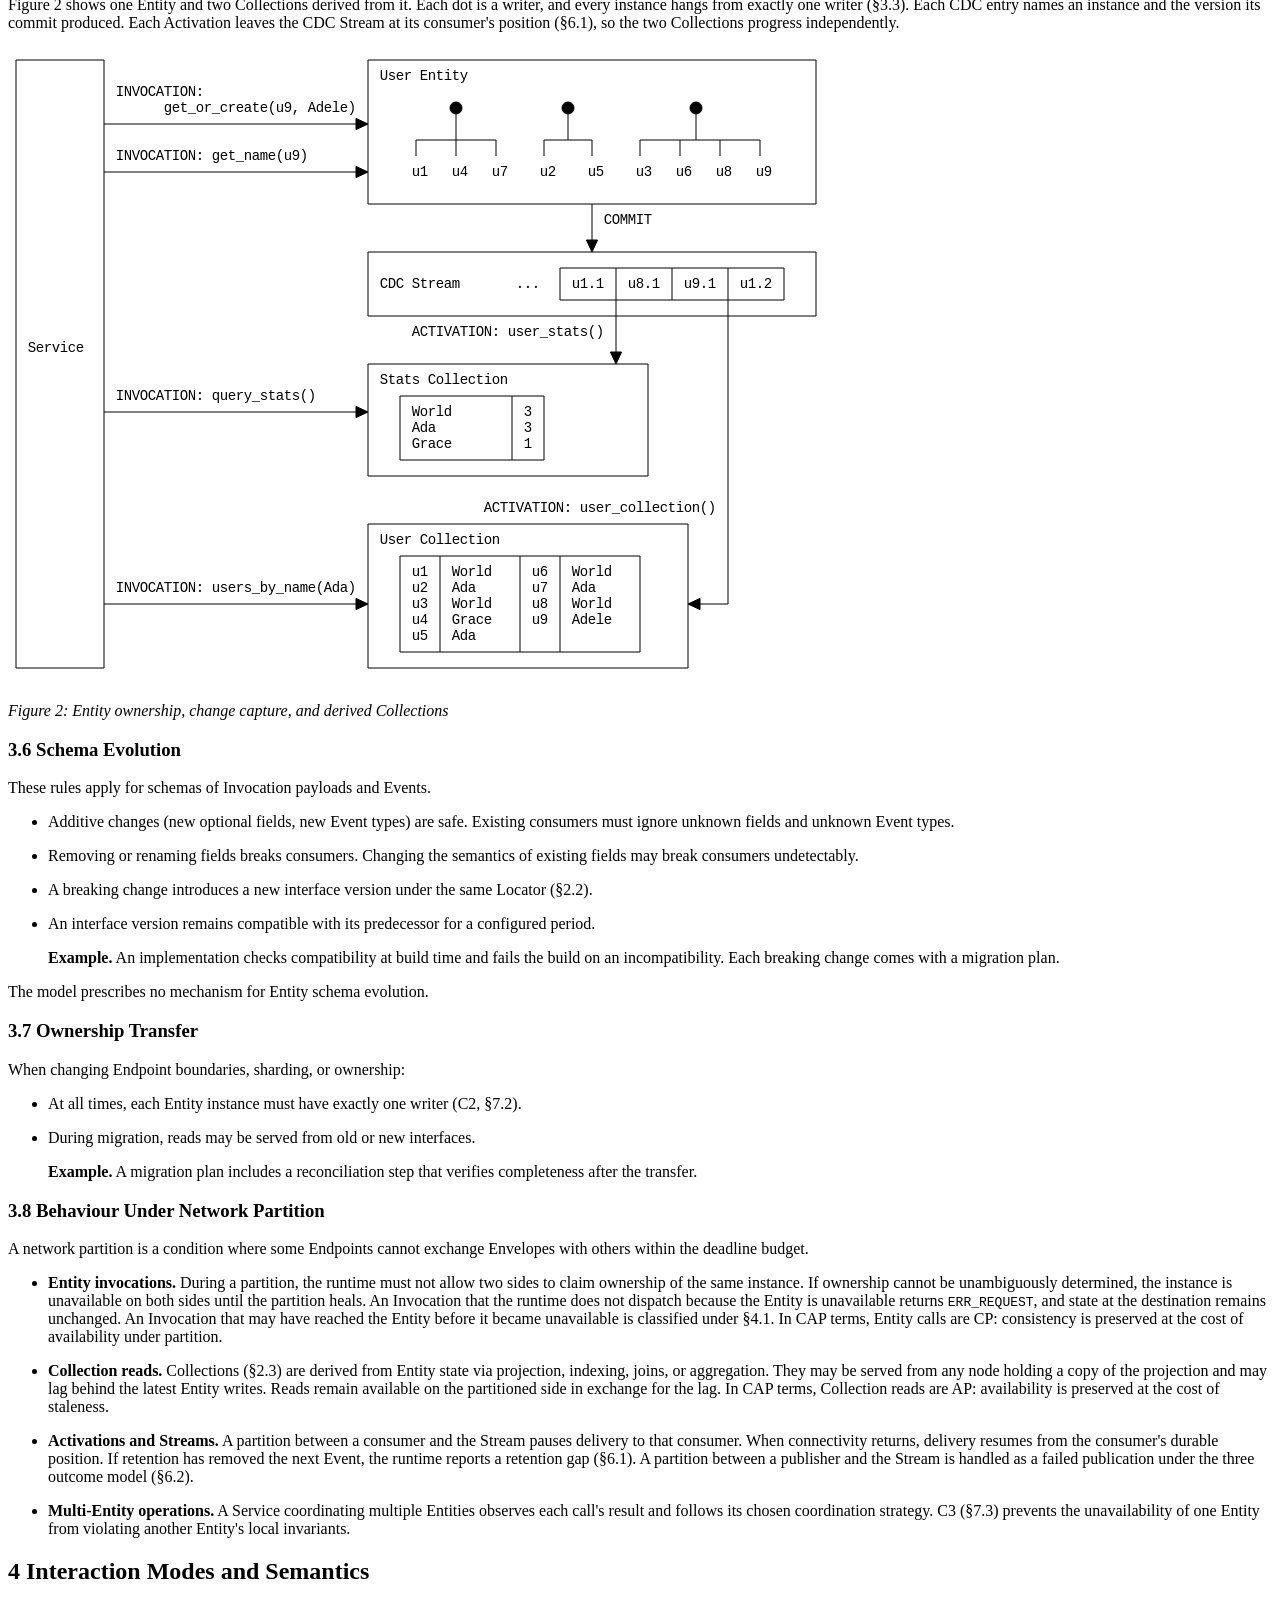
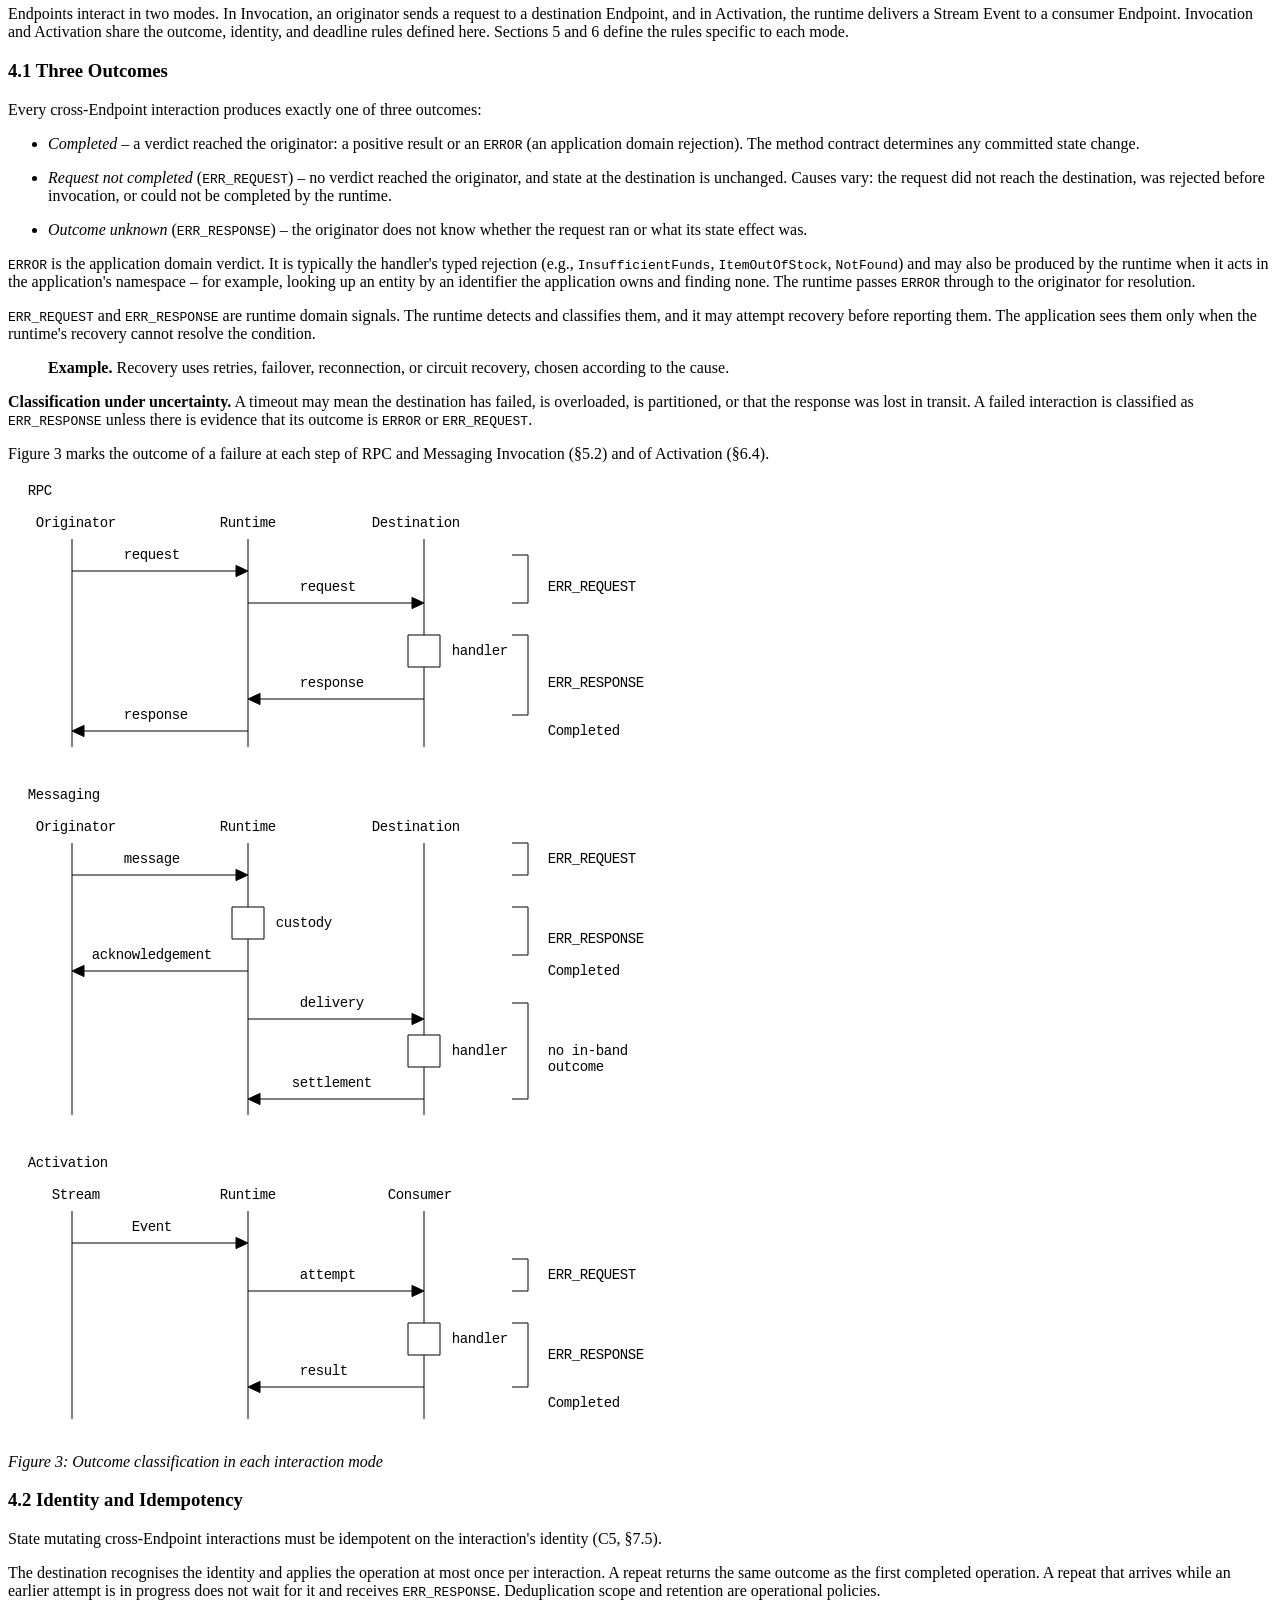
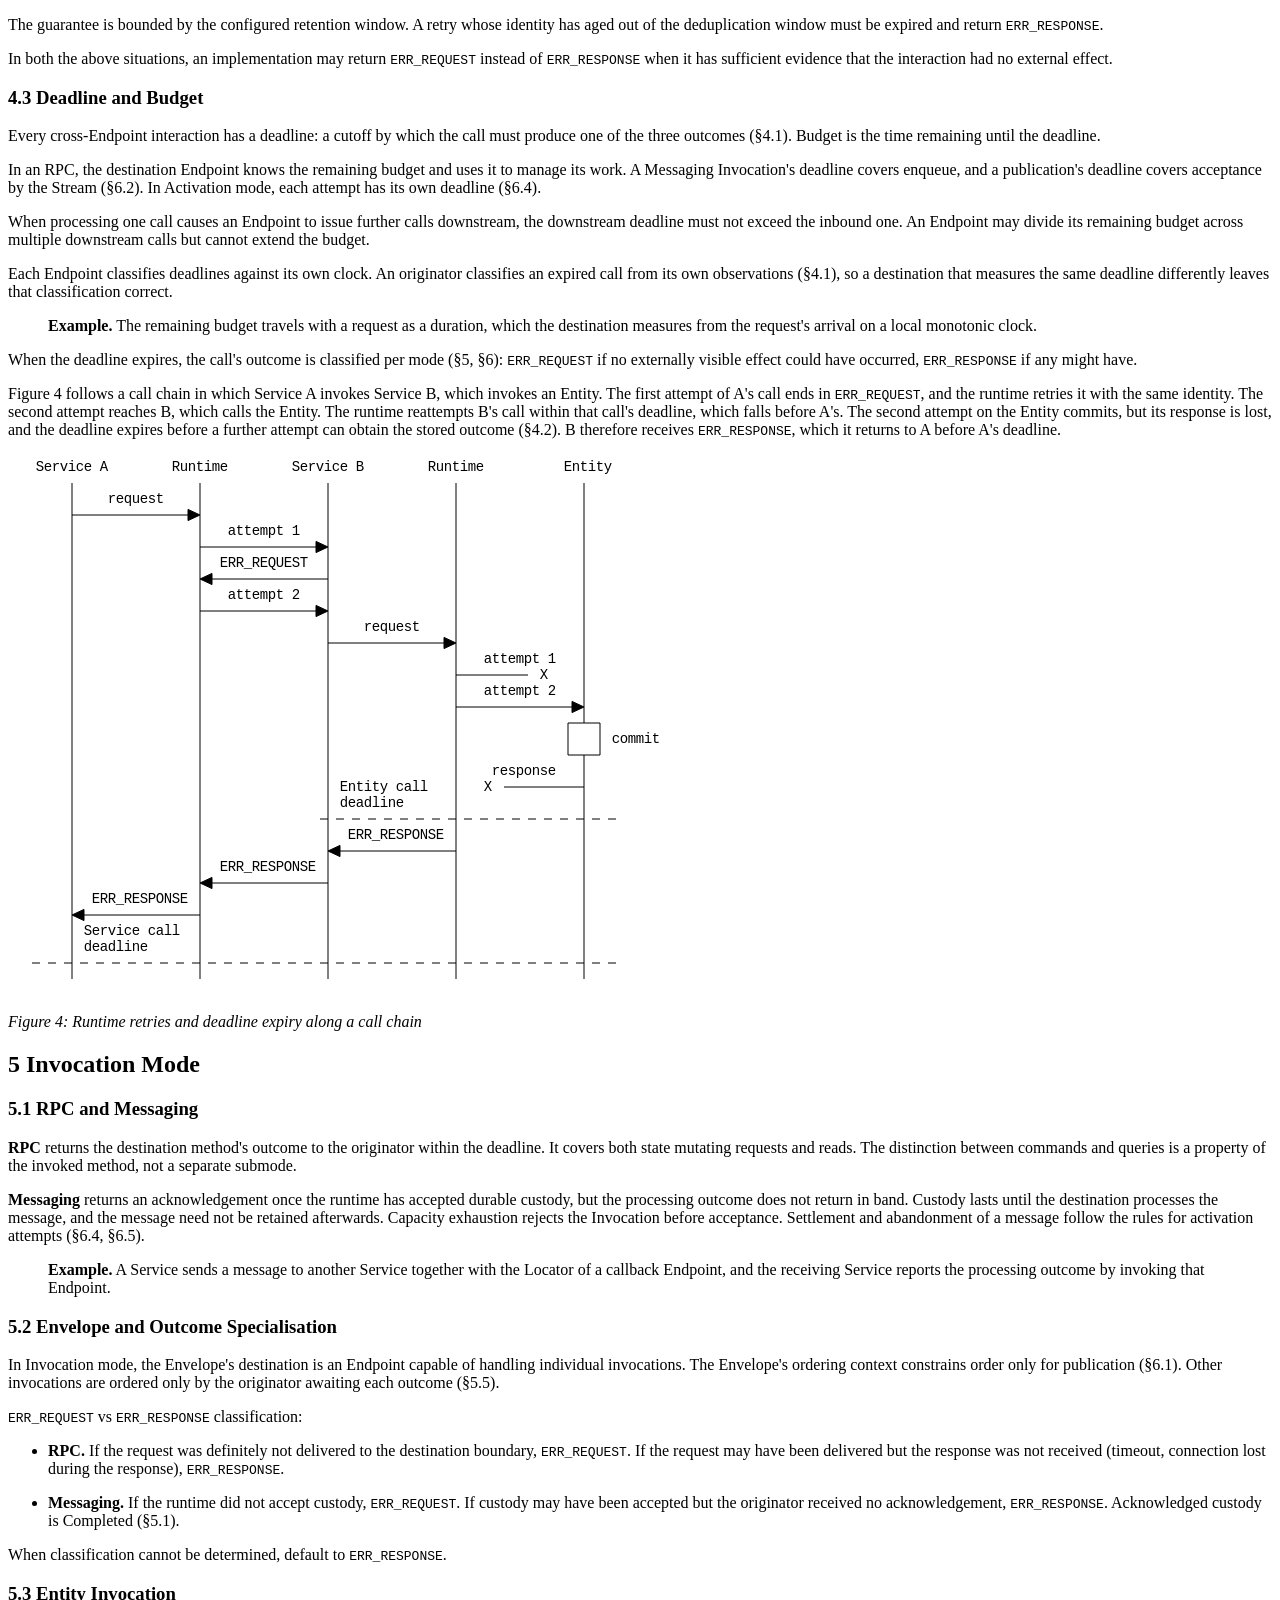
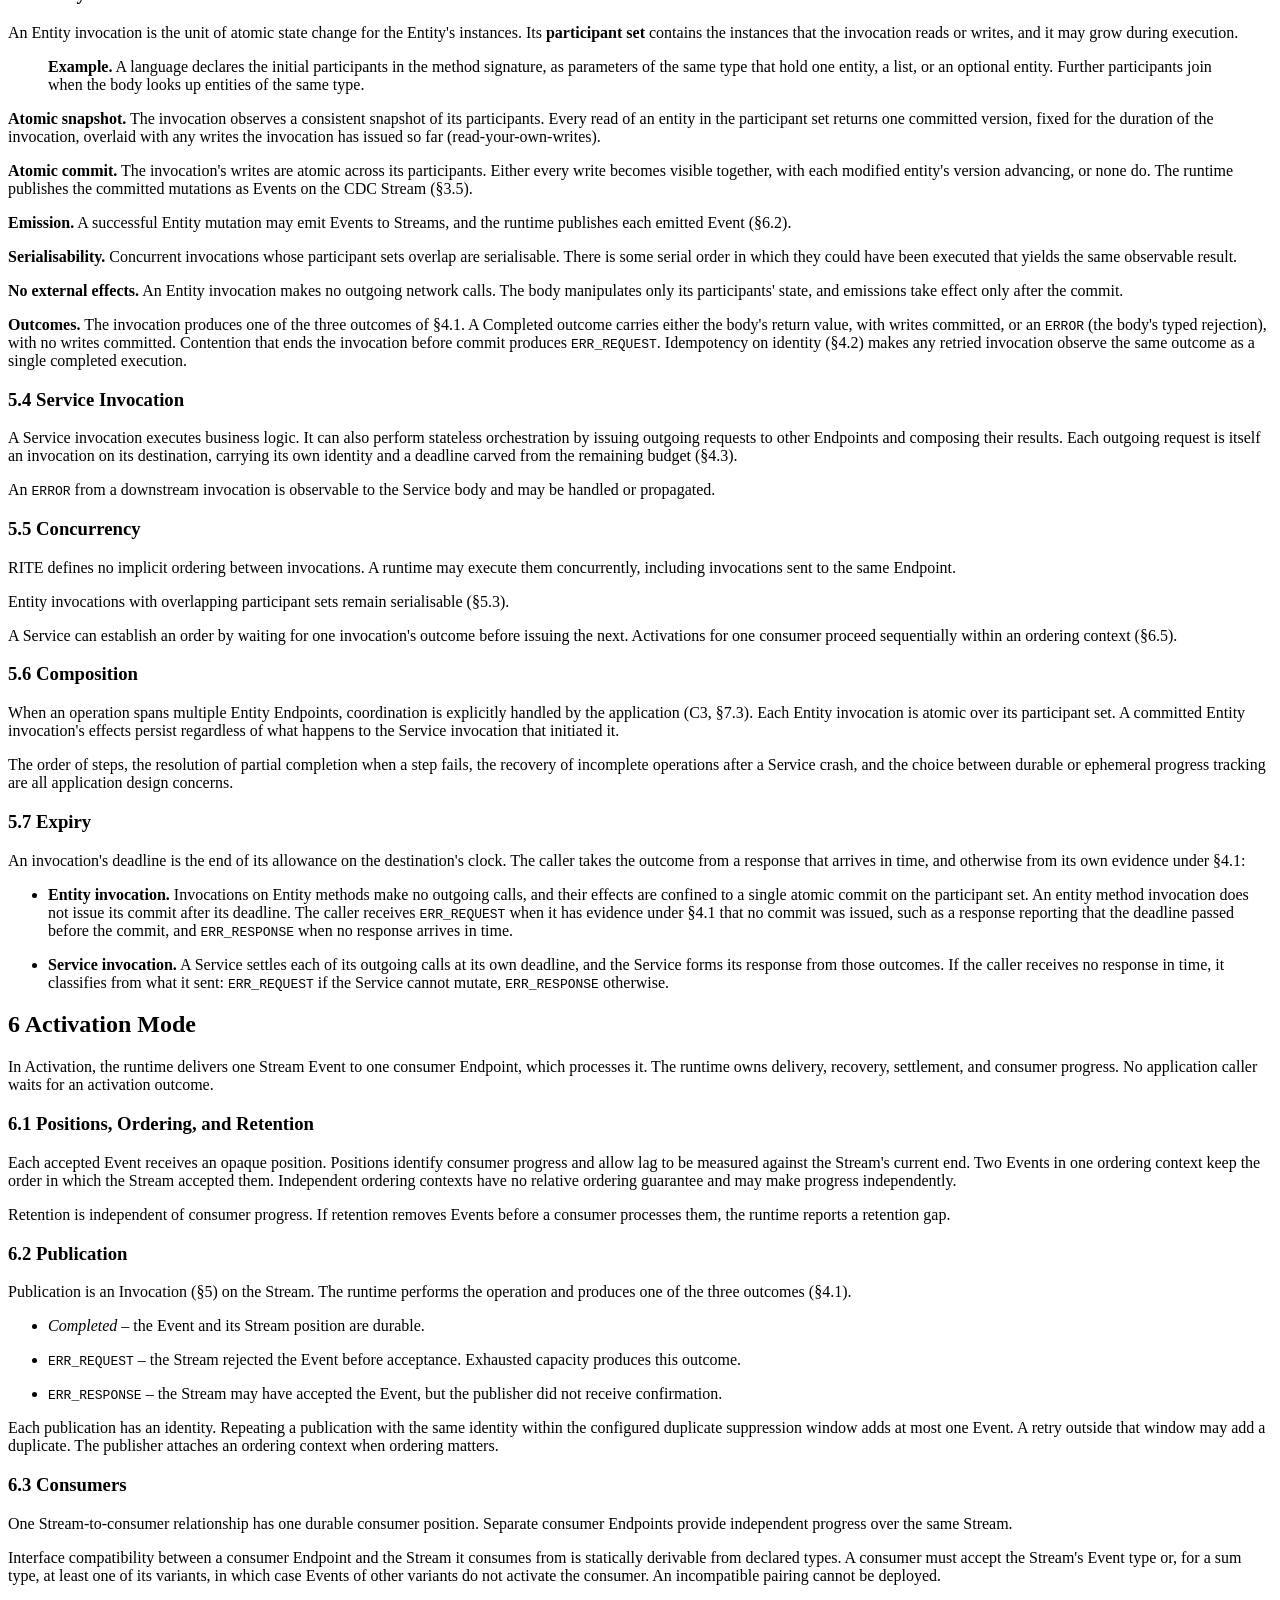
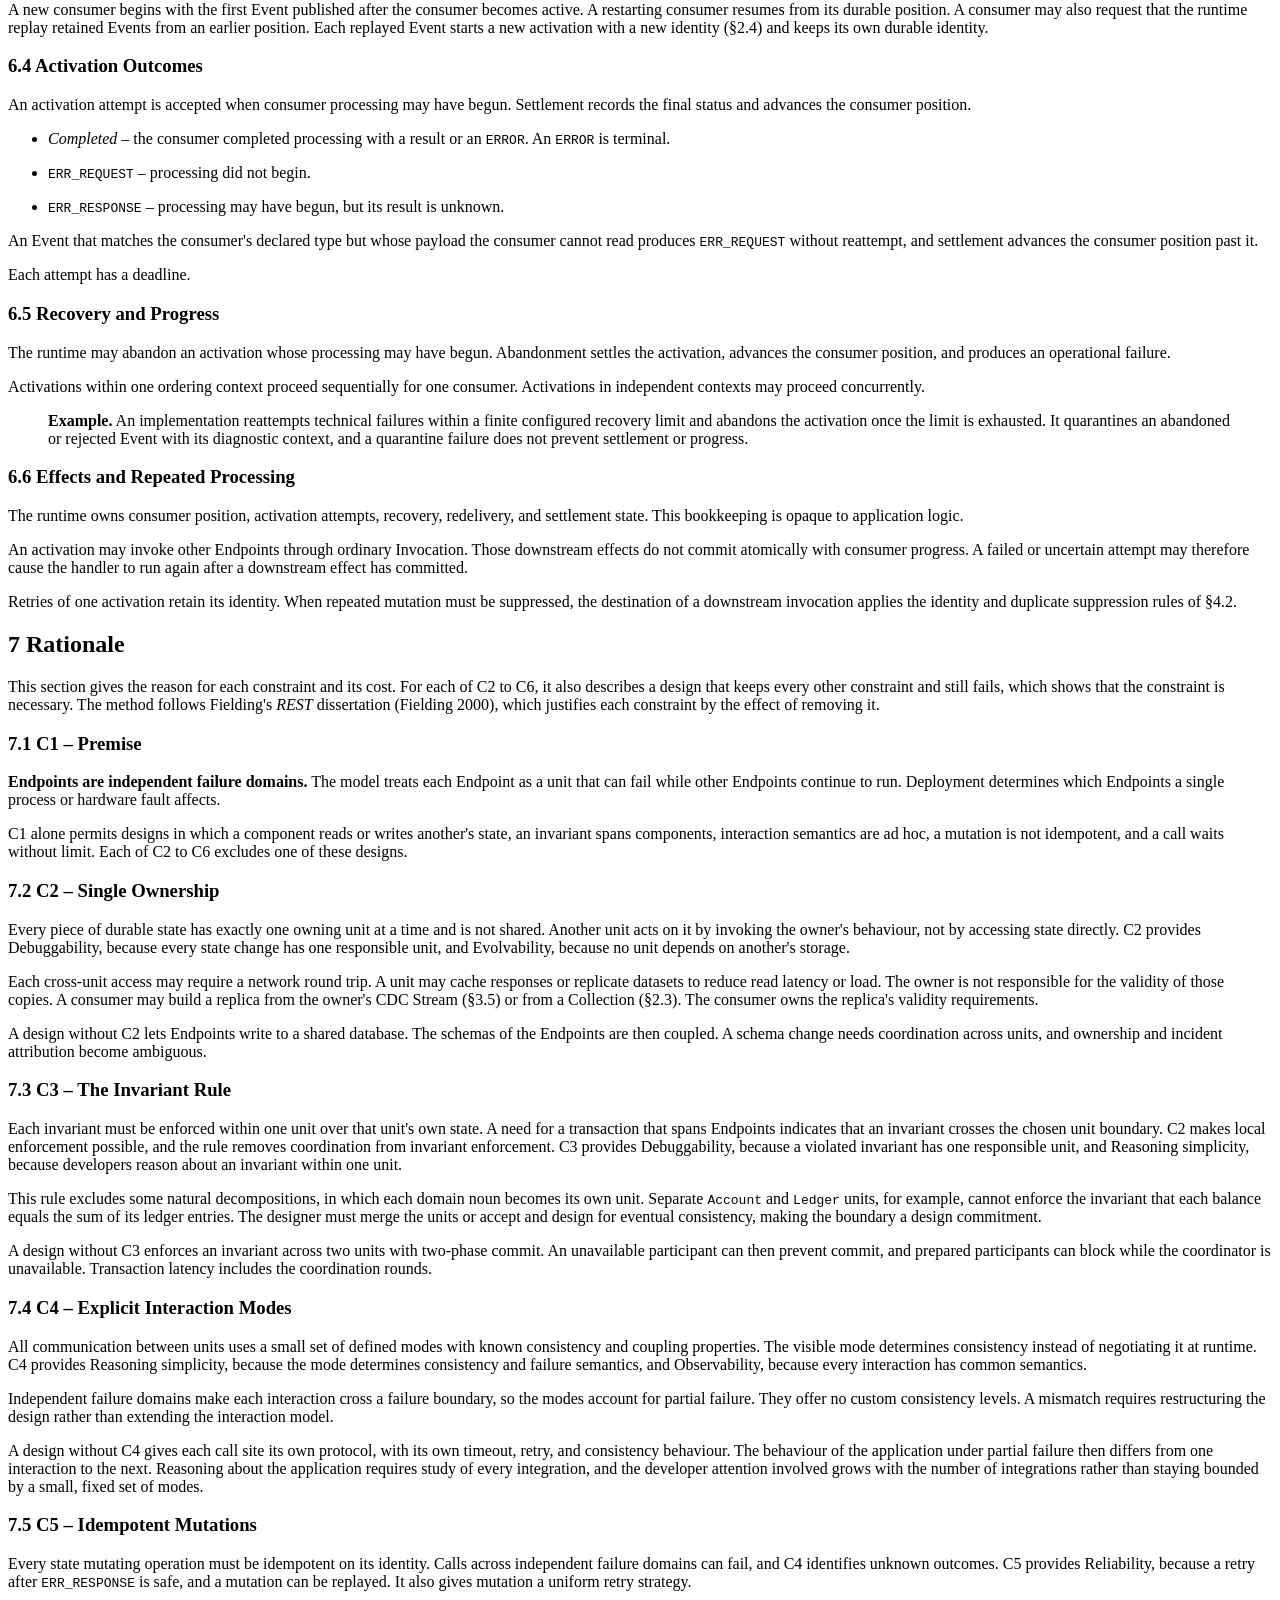
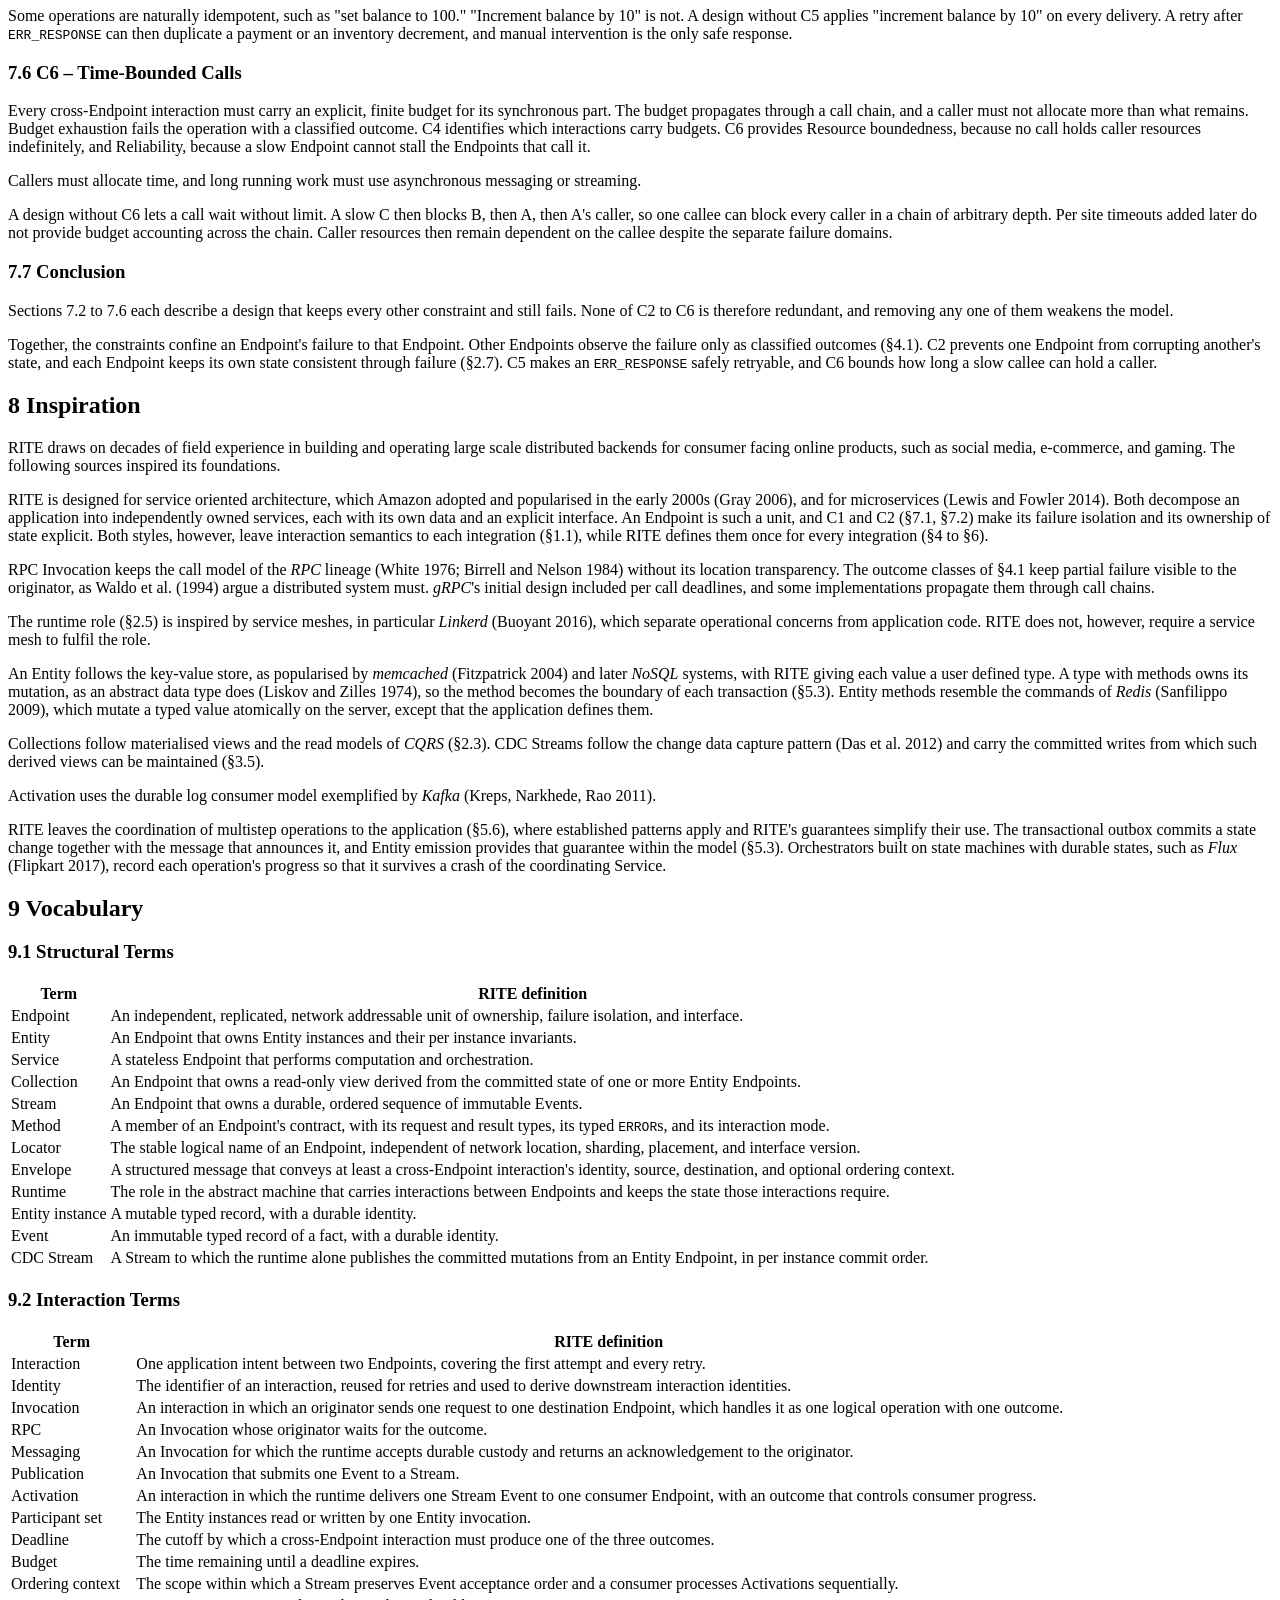
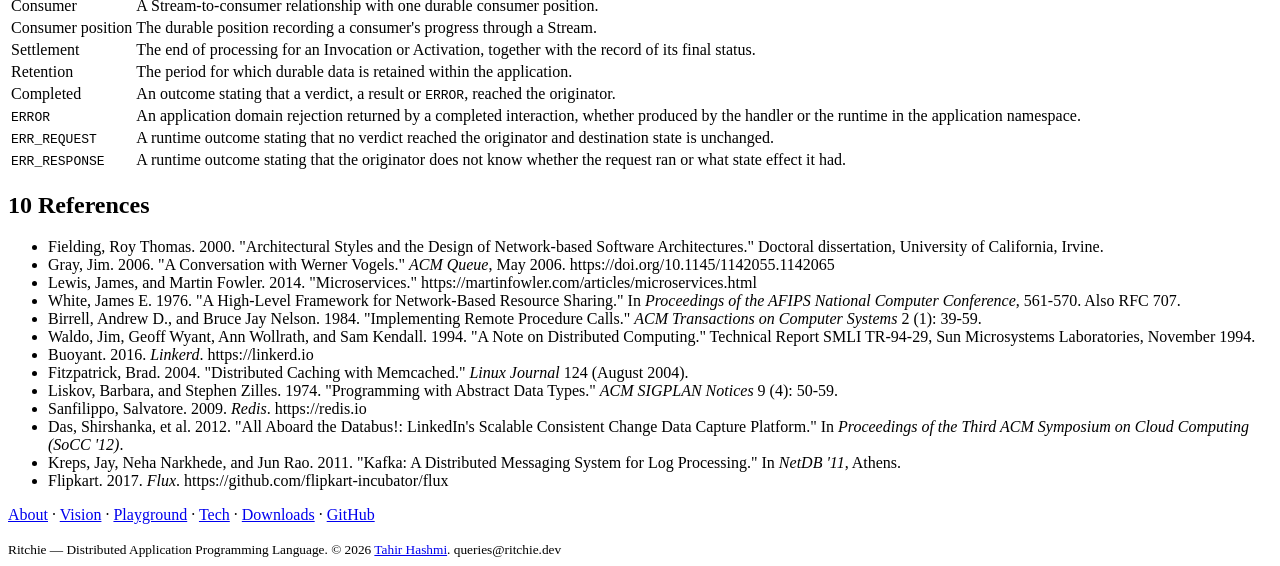
<file: rite/index.html>
<!doctype html>
<html lang="en-GB">
<head>
  <meta charset="utf-8">
  <meta name="viewport" content="width=device-width, initial-scale=1">
  <title>RITE — Reliable Interaction with Typed Endpoints</title>
  <meta name="description" content="RITE is Ritchie’s architectural style and abstract execution model for reliable distributed applications.">
  <meta name="author" content="Tahir Hashmi">
  <link rel="canonical" href="https://ritchie.dev/rite/">
  <meta property="og:type" content="article">
  <meta property="og:site_name" content="Ritchie">
  <meta property="og:title" content="RITE — Ritchie’s Distributed Runtime Model">
  <meta property="og:description" content="Reliable Interaction with Typed Endpoints is Ritchie’s architectural style and execution model for distributed applications.">
  <meta property="og:url" content="https://ritchie.dev/rite/">
  <meta property="og:image" content="https://ritchie.dev/assets/social-card.png">
  <meta property="og:image:secure_url" content="https://ritchie.dev/assets/social-card.png">
  <meta property="og:image:type" content="image/png">
  <meta property="og:image:width" content="1200">
  <meta property="og:image:height" content="627">
  <meta property="og:image:alt" content="Ritchie — Distributed Application Programming Language">
  <meta property="article:modified_time" content="2026-10-20">
  <meta name="twitter:card" content="summary_large_image">
  <meta name="twitter:title" content="RITE — Ritchie’s Distributed Runtime Model">
  <meta name="twitter:description" content="Reliable Interaction with Typed Endpoints is Ritchie’s architectural style and execution model for distributed applications.">
  <meta name="twitter:image" content="https://ritchie.dev/assets/social-card.png">
  <meta name="twitter:image:alt" content="Ritchie — Distributed Application Programming Language">
  <meta name="color-scheme" content="light">
  <meta name="theme-color" content="#f3edf5">
  <meta name="theme-color" content="#1f2430" media="(prefers-color-scheme: dark)">
  <script type="application/ld+json">
  {
    "@context": "https://schema.org",
    "@type": "BreadcrumbList",
    "itemListElement": [
      {
        "@type": "ListItem",
        "position": 1,
        "name": "Home",
        "item": "https://ritchie.dev/"
      },
      {
        "@type": "ListItem",
        "position": 2,
        "name": "Tech",
        "item": "https://ritchie.dev/tech/"
      },
      {
        "@type": "ListItem",
        "position": 3,
        "name": "RITE",
        "item": "https://ritchie.dev/rite/"
      }
    ]
  }
  </script>
  <link rel="alternate" type="application/rss+xml" title="Ritchie" href="/rss.xml">
  <link rel="preload" href="/fonts/barlow-condensed-v13-latin-regular.woff2" as="font" type="font/woff2" crossorigin>
  <link rel="preload" href="/fonts/barlow-semi-condensed-v16-latin-regular.woff2" as="font" type="font/woff2" crossorigin>
  <link rel="preload" href="/fonts/IosevkaTerm-Latin.woff2" as="font" type="font/woff2" crossorigin>
  <link rel="stylesheet" href="https://ritchie.dev/assets/site.css?h=387929f6d5a299577a69">
</head>
<body>
  <a class="skip-link" href="#content">Skip to content</a>
  <header class="site-header">
    <div class="shell header-inner">
      <a class="brand" href="/" aria-label="Ritchie home">
        <span class="brand-image"><img src="/assets/Ritchie.1.png" alt="" style="width: 100%; aspect-ratio: 1373 / 510" /></span>
      </a>
      <nav class="site-nav" aria-label="Main navigation">
        <a href="/preview/">Vision</a>
        <a href="/playground/">Playground</a>
        <a href="/tech/" aria-current="page">Tech</a>
        <a href="/downloads/">Downloads</a>
        <a class="nav-icon" href="https://github.com/codemartial/ritchie" aria-label="Ritchie on GitHub" title="GitHub">
          <svg viewBox="0 0 16 16" width="20" height="20" aria-hidden="true" focusable="false"><path fill="currentColor" d="M8 0c4.42 0 8 3.58 8 8a8.013 8.013 0 0 1-5.45 7.59c-.4.08-.55-.17-.55-.38 0-.27.01-1.13.01-2.2 0-.75-.25-1.23-.54-1.48 1.78-.2 3.65-.88 3.65-3.95 0-.88-.31-1.59-.82-2.15.08-.2.36-1.02-.08-2.12 0 0-.67-.22-2.2.82-.64-.18-1.32-.27-2-.27-.68 0-1.36.09-2 .27-1.53-1.03-2.2-.82-2.2-.82-.44 1.1-.16 1.92-.08 2.12-.51.56-.82 1.28-.82 2.15 0 3.06 1.86 3.75 3.64 3.95-.23.2-.44.55-.51 1.07-.46.21-1.61.55-2.33-.66-.15-.24-.6-.83-1.23-.82-.67.01-.27.38.01.53.34.19.73.9.82 1.13.16.45.68 1.31 2.69.94 0 .67.01 1.3.01 1.49 0 .21-.15.45-.55.38A7.995 7.995 0 0 1 0 8c0-4.42 3.58-8 8-8Z"/></svg>
        </a>
      </nav>
    </div>
  </header>

  <main id="content">
    <header class="page-hero">
      <div class="shell">
        <p class="eyebrow">Reliable Interaction with Typed Endpoints</p>
        <h1>RITE</h1>
        <p class="lede">An architectural style and execution model for distributed applications.</p>
        <p class="document-meta">Version 1.0 · Tahir Hashmi · 19 October 2026</p>
      </div>
    </header>

    <div class="shell doc-layout">
      <aside class="toc" aria-label="On this page">
        <strong>On this page</strong>

        <ol>
          <li><a href="#1-problem-space"><span class="toc-index" aria-hidden="true">01.</span><span>Problem Space</span></a></li>
          <li><a href="#2-foundations"><span class="toc-index" aria-hidden="true">02.</span><span>Foundations</span></a></li>
          <li><a href="#3-stateful-endpoints"><span class="toc-index" aria-hidden="true">03.</span><span>Stateful Endpoints</span></a></li>
          <li><a href="#4-interaction-modes-and-semantics"><span class="toc-index" aria-hidden="true">04.</span><span>Interaction Modes and Semantics</span></a></li>
          <li><a href="#5-invocation-mode"><span class="toc-index" aria-hidden="true">05.</span><span>Invocation Mode</span></a></li>
          <li><a href="#6-activation-mode"><span class="toc-index" aria-hidden="true">06.</span><span>Activation Mode</span></a></li>
          <li><a href="#7-rationale"><span class="toc-index" aria-hidden="true">07.</span><span>Rationale</span></a></li>
          <li><a href="#8-inspiration"><span class="toc-index" aria-hidden="true">08.</span><span>Inspiration</span></a></li>
          <li><a href="#9-vocabulary"><span class="toc-index" aria-hidden="true">09.</span><span>Vocabulary</span></a></li>
          <li><a href="#10-references"><span class="toc-index" aria-hidden="true">10.</span><span>References</span></a></li>
        </ol>

      </aside>

      <article class="article rite-document">
<p>Copyright © 2026 Tahir Hashmi.</p>
<blockquote>
<p>This document is licensed under the
<a href="https://creativecommons.org/licenses/by-nd/4.0/">Creative Commons Attribution-NoDerivatives 4.0 International License</a>.</p>
</blockquote>
<p>An architectural style and execution model for distributed applications.</p>
<p>RITE is an architectural style and abstract execution model for
distributed applications. It combines established reliability techniques
into a unified, typed application model in which state ownership,
invariant boundaries, and interaction behaviour are specified together.</p>
<p>Each component has an explicit contract, owns its state and invariants,
and communicates through well-defined interaction modes that determine
data consistency and failure semantics. Every interaction has a stable
identity, a finite budget, and a classifiable outcome. These rules make
mutations safe to retry within a defined window, keep invariants within
one owner, and make effects attributable to their causes.</p>
<p>By placing these rules in the application model, RITE enables static
compatibility checks and consistent runtime behaviour across component
relationships. Its semantics do not depend on process layout, placement,
replication, or storage mechanisms. Version 1.0 covers one datacenter or
a cluster of well-connected datacenters. Multi-region interaction is
outside its scope.</p>
<h2 id="1-problem-space">1 Problem Space</h2>
<h3 id="1-1-domain">1.1 Domain</h3>
<p>Modern enterprise applications are built as collections of services,
each owning a piece of the system's state and exposing logic to
manipulate it or behaviour over it. Integration between these services,
however, is invariably ad hoc, without a view of the <em>whole application</em>
and how its pieces fit.</p>
<p>Over the past few decades, since the rise and fall of models like CORBA,
significant progress has been made in understanding distributed
interaction and making it reliable. Most of these advances address a
narrow slice of the problem. Developers and architects remain
responsible for assembling these solutions into a coherent application
and defining consistent integration practices for it.</p>
<p>One of the consequences of this pattern is the need for developers to
become "full cycle" engineers. Unlike other engineering disciplines
where design, construction and operation are typically separate
specialisations, "full cycle engineers" spend an inordinate amount of
effort understanding both the problem domain and the delivery
environment.</p>
<p>A coherent computing model for distributed applications would replace
that irregularity with a uniform integration vocabulary. That would
let developers reason about the whole system rather than one component
at a time, and operators be more effective at managing a fixed pattern
of workloads with well-defined properties.</p>
<p>Developing such a model would allow us to convert several runtime
failures into code level safety checks. It would also allow for more
capable runtimes that offload reliability concerns from the application
domain and allow cleaner separation of responsibilities between
developers and infrastructure operators.</p>
<h3 id="1-2-definitions">1.2 Definitions</h3>
<p>As indicated by the title, this model is built on three concepts,
defined next.</p>
<p><strong>Reliable.</strong> Every interaction has a classifiable outcome: it completed,
it did not complete, or its result is unknown. No interaction fails
silently, and no interaction ends in a state beyond the three classes
defined in §4.1.</p>
<p><strong>Interaction.</strong> Communication between units uses a small set of defined
modes with known consistency and failure semantics. Protocols and
consistency follow from the chosen interaction mode, rather than being
assembled ad hoc.</p>
<p><strong>Typed Endpoints.</strong> The distributed system units, called Endpoints, are
types in the application's type system. An Endpoint's contract consists
of its methods, their request and result types, the typed errors each
method may return, the Event types it publishes or emits, and the
interaction mode of each method, which fixes its consistency and failure
semantics. Contract compatibility is statically checkable, so
integration failures are found before deployment rather than during
deployment or at runtime.</p>
<h3 id="1-3-properties">1.3 Properties</h3>
<p>RITE aims to make distributed applications reliable, observable,
evolvable, debuggable, resource bounded, and easier to reason about. Its
constraints isolate failures and state ownership, classify interaction
outcomes, preserve causal lineage, make mutations retryable within the
configured duplicate suppression window, and bound synchronous work.
Typed interfaces and explicit interaction modes reduce coupling and
per-integration decisions. These qualities arise from the constraints in
Section 7.</p>
<h2 id="2-foundations">2 Foundations</h2>
<h3 id="2-1-endpoint">2.1 Endpoint</h3>
<p>An <strong>Endpoint</strong> is an independent, replicated, network addressable unit
with an explicit contract. It is the unit of ownership, failure
isolation, and interface.</p>
<p>An Endpoint is not necessarily a deployment unit, code organisation
unit, or team boundary. These often align but are not definitional.</p>
<h3 id="2-2-locator">2.2 Locator</h3>
<p>An Endpoint is addressed by a <strong>Locator</strong>: a stable name that survives
restarts, deploys, and scaling. How the name resolves to physical
infrastructure is an implementation detail.</p>
<blockquote>
<p><strong>Example.</strong> A Locator may consist of a tenant, a namespace, a kind,
and a name.</p>
</blockquote>
<p>A Locator is the stable part of an Endpoint's versioned address. It must
not embed network coordinates, regions, shards, or versions.</p>
<h3 id="2-3-kinds-of-endpoint">2.3 Kinds of Endpoint</h3>
<p>There are four kinds of Endpoint.</p>
<p>A <strong>Service</strong> owns no durable state. It performs stateless computation
and may invoke other Endpoints. It may enforce contract level validation
(schema, auth, policy).</p>
<p>An <strong>Entity</strong> owns Entity instances, which hold durable state. It
defines their schema, methods, and per instance invariants. Internal
storage structure is unconstrained.</p>
<p>A <strong>Stream</strong> owns a durable, ordered sequence of immutable Events of one
type, which may be a sum type. Publishers append Events by Invocation,
and consumers receive them by Activation (§6).</p>
<p>A <strong>Collection</strong> owns a read-only view derived from the committed state
of one or more Entity Endpoints. It maintains its view from their CDC
Streams (§3.5). The purpose of a Collection is to serve queries that
span many instances, including joins or aggregates.</p>
<p>Section 3.1 defines Entity instances and Events.</p>
<blockquote>
<p><strong>Example.</strong> A payments system might consist of:</p>
<ul>
<li>
<p><code>Account</code> – an Entity. Each instance represents one account. Per
instance invariant: balance must not go negative. Methods:
<code>debit(amount)</code>, <code>credit(amount)</code>.</p>
</li>
<li>
<p><code>Payment</code> – a Service. Orchestrates transfers between <code>Account</code>
instances. Each debit or credit is an independent atomic RPC on one
instance. The implementation of <code>Payment</code> determines the order of
the debit and the credit, and the recovery of a transfer in which
one of them fails.</p>
</li>
</ul>
</blockquote>
<h3 id="2-4-interaction">2.4 Interaction</h3>
<p>An <strong>interaction</strong> is one application intent between two Endpoints. Its
identity covers the first delivery attempt and every retry. A separate
submission is a new interaction with a new identity.</p>
<p>Each attempt of an interaction carries an <strong>Envelope</strong> – a structured
message conveying at least the interaction's identity, source Endpoint,
destination Endpoint, and an ordering context where ordering matters.</p>
<p>The identity of an Envelope issued while processing another derives from
the identity of its cause. A retry of the cause therefore reissues the
same identities for the same downstream interactions, and the lineage of
every Envelope can be reconstructed.</p>
<p>Identity provides correlation for tracing and idempotency for
deduplication.</p>
<h3 id="2-5-abstract-machine">2.5 Abstract Machine</h3>
<p>A RITE system at runtime is a population of Endpoints. Entities,
Collections, and Streams own durable state. Services do not. Every
observable cross-Endpoint effect results from processing an Envelope.</p>
<p>Each Endpoint owns its state, reads its own clock, and schedules its own
work. Cross-Endpoint work happens only through Invocations or
Activations.</p>
<p>The runtime is the part of the abstract machine that carries
interactions between Endpoints and keeps the state those interactions
require. It is a role, which an implementation may realise in any form.</p>
<p>The abstract machine has two interaction modes.</p>
<ul>
<li>
<p>In <strong>Invocation</strong> (§5), an originator sends one request to one
destination Endpoint, which handles it as one logical operation with
one outcome. In RPC mode, the originator waits for the outcome. In
Messaging mode, it does not.</p>
</li>
<li>
<p>In <strong>Activation</strong> (§6), the runtime delivers one Event from a Stream
to one consumer Endpoint, which processes it. Each activation has its
own outcome, and the runtime records each consumer's progress
separately. Publication into a Stream is an Invocation on the owning
Stream (§6.2).</p>
</li>
</ul>
<p>Figure 1 shows how Services, Entities, Streams, and Collections
interact.</p>
<div class="inline-svg"><svg class="rite-diagram" role="img" aria-label="Endpoint kinds and the interactions between them" xmlns="http://www.w3.org/2000/svg" version="1.1"    width="512" height="410"    viewBox="0 0 512 410">  <style type="text/css" source-text-origin="source-independent defaults: shared by ASCII and UTF-8">    svg {        color-scheme: light dark; /* this becomes necessary if not inherited from parent elements */        font-family: monospace;        font-size: 15px;    }    text {        stroke: none;        text-anchor: middle;    }    .path {        fill: none;    }    circle.filled {        fill: inherit;    }    circle.hollow {         fill: none;    }    svg {        color: #000;  /* set value of 'currentColor' */    }    @media (prefers-color-scheme: dark) {        svg {            color: #FFF;  /* set value of 'currentColor' */        }    }    svg {        fill: currentColor;        stroke: currentColor;    }  </style>  <style type="text/css" source-text-origin="font.css">svg { font-family: "TX-02", "Iosevka Term", monospace; font-size: 14px; }  </style><g transform='translate(8,12)'>  <g id='lines'>    <polyline class="path" points="0,0 104,0"/>    <polyline class="path" points="352,0 456,0"/>    <polyline class="path" points="104,32 344,32"/>    <polyline class="path" points="0,64 24,64"/>    <polyline class="path" points="24,64 80,64"/>    <polyline class="path" points="80,64 104,64"/>    <polyline class="path" points="352,64 376,64"/>    <polyline class="path" points="376,64 432,64"/>    <polyline class="path" points="432,64 456,64"/>    <polyline class="path" points="80,112 208,112"/>    <polyline class="path" points="248,112 376,112"/>    <polyline class="path" points="176,160 280,160"/>    <polyline class="path" points="352,160 456,160"/>    <polyline class="path" points="176,224 232,224"/>    <polyline class="path" points="232,224 280,224"/>    <polyline class="path" points="352,224 408,224"/>    <polyline class="path" points="408,224 456,224"/>    <polyline class="path" points="80,272 232,272"/>    <polyline class="path" points="0,320 104,320"/>    <polyline class="path" points="352,320 456,320"/>    <polyline class="path" points="104,352 344,352"/>    <polyline class="path" points="0,384 104,384"/>    <polyline class="path" points="352,384 456,384"/>    <polyline class="path" points="0,0 0,64"/>    <polyline class="path" points="0,320 0,384"/>    <polyline class="path" points="24,64 24,304"/>    <polyline class="path" points="80,64 80,112"/>    <polyline class="path" points="80,272 80,304"/>    <polyline class="path" points="104,0 104,32"/>    <polyline class="path" points="104,32 104,64"/>    <polyline class="path" points="104,320 104,352"/>    <polyline class="path" points="104,352 104,384"/>    <polyline class="path" points="176,160 176,224"/>    <polyline class="path" points="208,112 208,144"/>    <polyline class="path" points="232,224 232,272"/>    <polyline class="path" points="248,112 248,144"/>    <polyline class="path" points="280,160 280,224"/>    <polyline class="path" points="352,0 352,64"/>    <polyline class="path" points="352,160 352,224"/>    <polyline class="path" points="352,320 352,384"/>    <polyline class="path" points="376,64 376,112"/>    <polyline class="path" points="408,224 408,304"/>    <polyline class="path" points="432,64 432,144"/>    <polyline class="path" points="456,0 456,64"/>    <polyline class="path" points="456,160 456,224"/>    <polyline class="path" points="456,320 456,384"/>  </g>  <g id='triangles'>    <polyline class="path" points="24,304 24,312"/>    <polygon points="40,304 28,298.4 28,309.6" transform="rotate(90, 24, 304)" class="arrowhead"></polygon>    <polyline class="path" points="80,304 80,312"/>    <polygon points="96,304 84,298.4 84,309.6" transform="rotate(90, 80, 304)" class="arrowhead"></polygon>    <polyline class="path" points="208,144 208,152"/>    <polygon points="224,144 212,138.4 212,149.6" transform="rotate(90, 208, 144)" class="arrowhead"></polygon>    <polyline class="path" points="248,144 248,152"/>    <polygon points="264,144 252,138.4 252,149.6" transform="rotate(90, 248, 144)" class="arrowhead"></polygon>    <polygon points="352,32 340,26.4 340,37.6" transform="rotate(0, 344, 32)" class="arrowhead"></polygon>    <polygon points="352,352 340,346.4 340,357.6" transform="rotate(0, 344, 352)" class="arrowhead"></polygon>    <polyline class="path" points="408,304 408,312"/>    <polygon points="424,304 412,298.4 412,309.6" transform="rotate(90, 408, 304)" class="arrowhead"></polygon>    <polyline class="path" points="432,144 432,152"/>    <polygon points="448,144 436,138.4 436,149.6" transform="rotate(90, 432, 144)" class="arrowhead"></polygon>  </g>  <g id='roundedCorners'>  </g>  <g id='circles'>  </g>  <g id='bridges'>  </g>  <g id='text'>    <text x="192" y="20">I</text>    <text x="200" y="20">n</text>    <text x="208" y="20">v</text>    <text x="216" y="20">o</text>    <text x="224" y="20">c</text>    <text x="232" y="20">a</text>    <text x="240" y="20">t</text>    <text x="248" y="20">i</text>    <text x="256" y="20">o</text>    <text x="264" y="20">n</text>    <text x="24" y="36">S</text>    <text x="32" y="36">e</text>    <text x="40" y="36">r</text>    <text x="48" y="36">v</text>    <text x="56" y="36">i</text>    <text x="64" y="36">c</text>    <text x="72" y="36">e</text>    <text x="384" y="36">E</text>    <text x="392" y="36">n</text>    <text x="400" y="36">t</text>    <text x="408" y="36">i</text>    <text x="416" y="36">t</text>    <text x="424" y="36">y</text>    <text x="96" y="100">P</text>    <text x="104" y="100">u</text>    <text x="112" y="100">b</text>    <text x="120" y="100">l</text>    <text x="128" y="100">i</text>    <text x="136" y="100">c</text>    <text x="144" y="100">a</text>    <text x="152" y="100">t</text>    <text x="160" y="100">i</text>    <text x="168" y="100">o</text>    <text x="176" y="100">n</text>    <text x="288" y="100">E</text>    <text x="296" y="100">m</text>    <text x="304" y="100">i</text>    <text x="312" y="100">s</text>    <text x="320" y="100">s</text>    <text x="328" y="100">i</text>    <text x="336" y="100">o</text>    <text x="344" y="100">n</text>    <text x="448" y="100">C</text>    <text x="456" y="100">o</text>    <text x="464" y="100">m</text>    <text x="472" y="100">m</text>    <text x="480" y="100">i</text>    <text x="488" y="100">t</text>    <text x="40" y="196">I</text>    <text x="48" y="196">n</text>    <text x="56" y="196">v</text>    <text x="64" y="196">o</text>    <text x="72" y="196">c</text>    <text x="80" y="196">a</text>    <text x="88" y="196">t</text>    <text x="96" y="196">i</text>    <text x="104" y="196">o</text>    <text x="112" y="196">n</text>    <text x="208" y="196">S</text>    <text x="216" y="196">t</text>    <text x="224" y="196">r</text>    <text x="232" y="196">e</text>    <text x="240" y="196">a</text>    <text x="248" y="196">m</text>    <text x="368" y="196">C</text>    <text x="376" y="196">D</text>    <text x="384" y="196">C</text>    <text x="400" y="196">S</text>    <text x="408" y="196">t</text>    <text x="416" y="196">r</text>    <text x="424" y="196">e</text>    <text x="432" y="196">a</text>    <text x="440" y="196">m</text>    <text x="120" y="260">A</text>    <text x="128" y="260">c</text>    <text x="136" y="260">t</text>    <text x="144" y="260">i</text>    <text x="152" y="260">v</text>    <text x="160" y="260">a</text>    <text x="168" y="260">t</text>    <text x="176" y="260">i</text>    <text x="184" y="260">o</text>    <text x="192" y="260">n</text>    <text x="424" y="276">A</text>    <text x="432" y="276">c</text>    <text x="440" y="276">t</text>    <text x="448" y="276">i</text>    <text x="456" y="276">v</text>    <text x="464" y="276">a</text>    <text x="472" y="276">t</text>    <text x="480" y="276">i</text>    <text x="488" y="276">o</text>    <text x="496" y="276">n</text>    <text x="192" y="340">I</text>    <text x="200" y="340">n</text>    <text x="208" y="340">v</text>    <text x="216" y="340">o</text>    <text x="224" y="340">c</text>    <text x="232" y="340">a</text>    <text x="240" y="340">t</text>    <text x="248" y="340">i</text>    <text x="256" y="340">o</text>    <text x="264" y="340">n</text>    <text x="24" y="356">S</text>    <text x="32" y="356">e</text>    <text x="40" y="356">r</text>    <text x="48" y="356">v</text>    <text x="56" y="356">i</text>    <text x="64" y="356">c</text>    <text x="72" y="356">e</text>    <text x="368" y="356">C</text>    <text x="376" y="356">o</text>    <text x="384" y="356">l</text>    <text x="392" y="356">l</text>    <text x="400" y="356">e</text>    <text x="408" y="356">c</text>    <text x="416" y="356">t</text>    <text x="424" y="356">i</text>    <text x="432" y="356">o</text>    <text x="440" y="356">n</text></g></g></svg></div>
<p><em>Figure 1: Endpoint kinds and the interactions between them</em></p>
<p>An implementation conforms to RITE when no observable behaviour that it
lets programs exhibit is such that the abstract machine excludes it.</p>
<h3 id="2-6-the-invariant-rule">2.6 The Invariant Rule</h3>
<p>Each invariant must be enforced within one Endpoint over that Endpoint's
own state. All state that one invariant relates therefore belongs to a
single Endpoint, and each Endpoint is the consistency boundary for the
state it owns.</p>
<h3 id="2-7-lifecycle">2.7 Lifecycle</h3>
<p>An Endpoint may fail at any time and later recover. After recovery, its
durable state reflects every committed change.</p>
<p>While an Endpoint is failed, it must keep its own state consistent. An
invocation that arrives while the Endpoint is failed receives
<code>ERR_REQUEST</code> (§4.1) within its inbound budget. An invocation in flight
when the Endpoint fails receives <code>ERR_REQUEST</code> or <code>ERR_RESPONSE</code> under
the rules of §5.2 and §5.7.</p>
<blockquote>
<p><strong>Example.</strong> An implementation moves an Endpoint through <strong>start</strong>
(recover state if any, accept traffic), <strong>run</strong> (handle requests),
<strong>fail</strong> (stop accepting traffic), <strong>recover</strong> (restart, replay), and
<strong>scale</strong> (add capacity).</p>
</blockquote>
<h2 id="3-stateful-endpoints">3 Stateful Endpoints</h2>
<p>This section defines the state forms, ownership, and consistency rules,
including their behaviour under network partition.</p>
<h3 id="3-1-state-forms">3.1 State Forms</h3>
<p><strong>Entity instance.</strong> Each instance is a uniquely identified, mutable
record with a version that advances on each committed write (§5.3).</p>
<p><strong>Event.</strong> An immutable typed record of a fact, with a durable identity.
Entity instances represent mutable current state, while Events represent
immutable history. Entity state changes become Events on the Entity's
CDC Stream (§3.5), and a successful Entity mutation may emit further
Events (§5.3). Telemetry, device measurements, and external system
Events enter Streams through publication (§6.2).</p>
<h3 id="3-2-sharding">3.2 Sharding</h3>
<p>An Entity may shard its instances for scale. All shards share the same
Locator, interface, invariant rules, and contract.</p>
<blockquote>
<p><strong>Example.</strong> Each shard holds the instances selected by a routing key,
such as a hash or range over Entity identity.</p>
</blockquote>
<p>An Entity's transactional scope extends across all its shards.
Cross-shard coordination within the Entity is internal.</p>
<p>A Stream may shard Event storage and processing for scale. Publishers
and consumers address the Stream, not its internal shards. Sharding must
preserve the contracts for Event durability, opaque positions,
retention, consumer progress, and acceptance order within each ordering
context. Different ordering contexts may progress independently.</p>
<h3 id="3-3-ownership">3.3 Ownership</h3>
<ul>
<li>
<p>Each Entity instance must have exactly one writer at a time (C2,
§7.2).</p>
</li>
<li>
<p>All mutable business state must be recorded as Entity instances.</p>
</li>
</ul>
<h3 id="3-4-consistency-by-endpoint-kind">3.4 Consistency by Endpoint Kind</h3>
<p>Consistency is determined by Endpoint kind and ownership.</p>
<p><strong>Entity.</strong> State modifications through Entity methods must be atomic.</p>
<p><strong>Collection.</strong> Reads are eventually consistent. A Collection builds its
view from CDC Events, with optional projection, indexing, joins, or
aggregation, and the Collection may lag behind the latest writes to the
underlying Entity instances. An application can write through methods
over Entity instances whose identities are found in the Collection's
result set.</p>
<p><strong>Stream.</strong> Events are immutable. Ordering and retention follow §6.1.</p>
<h3 id="3-5-cdc">3.5 CDC</h3>
<p>Every Entity has a <strong>Change Data Capture</strong> (CDC) Stream, which is a
Stream provisioned by the runtime. The runtime publishes each committed
mutation of the Entity's instances as an Event on it, in commit order
for each instance. The runtime is the only publisher to a CDC Stream.</p>
<p>Figure 2 shows one Entity and two Collections derived from it. Each dot
is a writer, and every instance hangs from exactly one writer (§3.3).
Each CDC entry names an instance and the version its commit produced.
Each Activation leaves the CDC Stream at its consumer's position (§6.1),
so the two Collections progress independently.</p>
<div class="inline-svg"><svg class="rite-diagram" role="img" aria-label="Entity ownership, change capture, and derived Collections" xmlns="http://www.w3.org/2000/svg" version="1.1"    width="824" height="634"    viewBox="0 0 824 634">  <style type="text/css" source-text-origin="source-independent defaults: shared by ASCII and UTF-8">    svg {        color-scheme: light dark; /* this becomes necessary if not inherited from parent elements */        font-family: monospace;        font-size: 15px;    }    text {        stroke: none;        text-anchor: middle;    }    .path {        fill: none;    }    circle.filled {        fill: inherit;    }    circle.hollow {         fill: none;    }    svg {        color: #000;  /* set value of 'currentColor' */    }    @media (prefers-color-scheme: dark) {        svg {            color: #FFF;  /* set value of 'currentColor' */        }    }    svg {        fill: currentColor;        stroke: currentColor;    }  </style>  <style type="text/css" source-text-origin="font.css">svg { font-family: "TX-02", "Iosevka Term", monospace; font-size: 14px; }  </style><g transform='translate(8,12)'>  <g id='lines'>    <polyline class="path" points="0,0 88,0"/>    <polyline class="path" points="352,0 800,0"/>    <polyline class="path" points="88,64 344,64"/>    <polyline class="path" points="400,80 440,80"/>    <polyline class="path" points="440,80 480,80"/>    <polyline class="path" points="528,80 552,80"/>    <polyline class="path" points="552,80 576,80"/>    <polyline class="path" points="624,80 664,80"/>    <polyline class="path" points="664,80 680,80"/>    <polyline class="path" points="680,80 704,80"/>    <polyline class="path" points="704,80 744,80"/>    <polyline class="path" points="88,112 344,112"/>    <polyline class="path" points="352,144 576,144"/>    <polyline class="path" points="576,144 800,144"/>    <polyline class="path" points="352,192 800,192"/>    <polyline class="path" points="544,208 600,208"/>    <polyline class="path" points="600,208 656,208"/>    <polyline class="path" points="656,208 712,208"/>    <polyline class="path" points="712,208 768,208"/>    <polyline class="path" points="544,240 600,240"/>    <polyline class="path" points="600,240 656,240"/>    <polyline class="path" points="656,240 712,240"/>    <polyline class="path" points="712,240 768,240"/>    <polyline class="path" points="352,256 600,256"/>    <polyline class="path" points="600,256 712,256"/>    <polyline class="path" points="712,256 800,256"/>    <polyline class="path" points="352,304 632,304"/>    <polyline class="path" points="384,336 496,336"/>    <polyline class="path" points="496,336 528,336"/>    <polyline class="path" points="88,352 344,352"/>    <polyline class="path" points="384,400 496,400"/>    <polyline class="path" points="496,400 528,400"/>    <polyline class="path" points="352,416 632,416"/>    <polyline class="path" points="352,464 672,464"/>    <polyline class="path" points="384,496 424,496"/>    <polyline class="path" points="424,496 504,496"/>    <polyline class="path" points="504,496 544,496"/>    <polyline class="path" points="544,496 624,496"/>    <polyline class="path" points="88,544 344,544"/>    <polyline class="path" points="680,544 712,544"/>    <polyline class="path" points="384,592 424,592"/>    <polyline class="path" points="424,592 504,592"/>    <polyline class="path" points="504,592 544,592"/>    <polyline class="path" points="544,592 624,592"/>    <polyline class="path" points="0,608 88,608"/>    <polyline class="path" points="352,608 672,608"/>    <polyline class="path" points="0,0 0,608"/>    <polyline class="path" points="88,0 88,64"/>    <polyline class="path" points="88,64 88,112"/>    <polyline class="path" points="88,112 88,352"/>    <polyline class="path" points="88,352 88,544"/>    <polyline class="path" points="88,544 88,608"/>    <polyline class="path" points="352,0 352,144"/>    <polyline class="path" points="352,192 352,256"/>    <polyline class="path" points="352,304 352,416"/>    <polyline class="path" points="352,464 352,608"/>    <polyline class="path" points="384,336 384,400"/>    <polyline class="path" points="384,496 384,592"/>    <polyline class="path" points="400,80 400,96"/>    <polyline class="path" points="424,496 424,592"/>    <polyline class="path" points="440,48 440,80"/>    <polyline class="path" points="440,80 440,96"/>    <polyline class="path" points="480,80 480,96"/>    <polyline class="path" points="496,336 496,400"/>    <polyline class="path" points="504,496 504,592"/>    <polyline class="path" points="528,80 528,96"/>    <polyline class="path" points="528,336 528,400"/>    <polyline class="path" points="544,208 544,240"/>    <polyline class="path" points="544,496 544,592"/>    <polyline class="path" points="552,48 552,80"/>    <polyline class="path" points="576,80 576,96"/>    <polyline class="path" points="576,144 576,176"/>    <polyline class="path" points="600,208 600,240"/>    <polyline class="path" points="600,240 600,256"/>    <polyline class="path" points="600,256 600,288"/>    <polyline class="path" points="624,80 624,96"/>    <polyline class="path" points="624,496 624,592"/>    <polyline class="path" points="632,304 632,416"/>    <polyline class="path" points="656,208 656,240"/>    <polyline class="path" points="664,80 664,96"/>    <polyline class="path" points="672,464 672,608"/>    <polyline class="path" points="680,48 680,80"/>    <polyline class="path" points="704,80 704,96"/>    <polyline class="path" points="712,208 712,240"/>    <polyline class="path" points="712,240 712,256"/>    <polyline class="path" points="712,256 712,544"/>    <polyline class="path" points="744,80 744,96"/>    <polyline class="path" points="768,208 768,240"/>    <polyline class="path" points="800,0 800,144"/>    <polyline class="path" points="800,192 800,256"/>  </g>  <g id='triangles'>    <polygon points="352,64 340,58.4 340,69.6" transform="rotate(0, 344, 64)" class="arrowhead"></polygon>    <polygon points="352,112 340,106.4 340,117.6" transform="rotate(0, 344, 112)" class="arrowhead"></polygon>    <polygon points="352,352 340,346.4 340,357.6" transform="rotate(0, 344, 352)" class="arrowhead"></polygon>    <polygon points="352,544 340,538.4 340,549.6" transform="rotate(0, 344, 544)" class="arrowhead"></polygon>    <polyline class="path" points="576,176 576,184"/>    <polygon points="592,176 580,170.4 580,181.6" transform="rotate(90, 576, 176)" class="arrowhead"></polygon>    <polyline class="path" points="600,288 600,296"/>    <polygon points="616,288 604,282.4 604,293.6" transform="rotate(90, 600, 288)" class="arrowhead"></polygon>    <polygon points="688,544 676,538.4 676,549.6" transform="rotate(180, 680, 544)" class="arrowhead"></polygon>  </g>  <g id='roundedCorners'>  </g>  <g id='circles'>    <circle cx="440" cy="48" r="6" class="filled"></circle>    <circle cx="552" cy="48" r="6" class="filled"></circle>    <circle cx="680" cy="48" r="6" class="filled"></circle>  </g>  <g id='bridges'>  </g>  <g id='text'>    <text x="368" y="20">U</text>    <text x="376" y="20">s</text>    <text x="384" y="20">e</text>    <text x="392" y="20">r</text>    <text x="408" y="20">E</text>    <text x="416" y="20">n</text>    <text x="424" y="20">t</text>    <text x="432" y="20">i</text>    <text x="440" y="20">t</text>    <text x="448" y="20">y</text>    <text x="104" y="36">I</text>    <text x="112" y="36">N</text>    <text x="120" y="36">V</text>    <text x="128" y="36">O</text>    <text x="136" y="36">C</text>    <text x="144" y="36">A</text>    <text x="152" y="36">T</text>    <text x="160" y="36">I</text>    <text x="168" y="36">O</text>    <text x="176" y="36">N</text>    <text x="184" y="36">:</text>    <text x="152" y="52">g</text>    <text x="160" y="52">e</text>    <text x="168" y="52">t</text>    <text x="176" y="52">_</text>    <text x="184" y="52">o</text>    <text x="192" y="52">r</text>    <text x="200" y="52">_</text>    <text x="208" y="52">c</text>    <text x="216" y="52">r</text>    <text x="224" y="52">e</text>    <text x="232" y="52">a</text>    <text x="240" y="52">t</text>    <text x="248" y="52">e</text>    <text x="256" y="52">(</text>    <text x="264" y="52">u</text>    <text x="272" y="52">9</text>    <text x="280" y="52">,</text>    <text x="296" y="52">A</text>    <text x="304" y="52">d</text>    <text x="312" y="52">e</text>    <text x="320" y="52">l</text>    <text x="328" y="52">e</text>    <text x="336" y="52">)</text>    <text x="104" y="100">I</text>    <text x="112" y="100">N</text>    <text x="120" y="100">V</text>    <text x="128" y="100">O</text>    <text x="136" y="100">C</text>    <text x="144" y="100">A</text>    <text x="152" y="100">T</text>    <text x="160" y="100">I</text>    <text x="168" y="100">O</text>    <text x="176" y="100">N</text>    <text x="184" y="100">:</text>    <text x="200" y="100">g</text>    <text x="208" y="100">e</text>    <text x="216" y="100">t</text>    <text x="224" y="100">_</text>    <text x="232" y="100">n</text>    <text x="240" y="100">a</text>    <text x="248" y="100">m</text>    <text x="256" y="100">e</text>    <text x="264" y="100">(</text>    <text x="272" y="100">u</text>    <text x="280" y="100">9</text>    <text x="288" y="100">)</text>    <text x="400" y="116">u</text>    <text x="408" y="116">1</text>    <text x="440" y="116">u</text>    <text x="448" y="116">4</text>    <text x="480" y="116">u</text>    <text x="488" y="116">7</text>    <text x="528" y="116">u</text>    <text x="536" y="116">2</text>    <text x="576" y="116">u</text>    <text x="584" y="116">5</text>    <text x="624" y="116">u</text>    <text x="632" y="116">3</text>    <text x="664" y="116">u</text>    <text x="672" y="116">6</text>    <text x="704" y="116">u</text>    <text x="712" y="116">8</text>    <text x="744" y="116">u</text>    <text x="752" y="116">9</text>    <text x="592" y="164">C</text>    <text x="600" y="164">O</text>    <text x="608" y="164">M</text>    <text x="616" y="164">M</text>    <text x="624" y="164">I</text>    <text x="632" y="164">T</text>    <text x="368" y="228">C</text>    <text x="376" y="228">D</text>    <text x="384" y="228">C</text>    <text x="400" y="228">S</text>    <text x="408" y="228">t</text>    <text x="416" y="228">r</text>    <text x="424" y="228">e</text>    <text x="432" y="228">a</text>    <text x="440" y="228">m</text>    <text x="504" y="228">.</text>    <text x="512" y="228">.</text>    <text x="520" y="228">.</text>    <text x="560" y="228">u</text>    <text x="568" y="228">1</text>    <text x="576" y="228">.</text>    <text x="584" y="228">1</text>    <text x="616" y="228">u</text>    <text x="624" y="228">8</text>    <text x="632" y="228">.</text>    <text x="640" y="228">1</text>    <text x="672" y="228">u</text>    <text x="680" y="228">9</text>    <text x="688" y="228">.</text>    <text x="696" y="228">1</text>    <text x="728" y="228">u</text>    <text x="736" y="228">1</text>    <text x="744" y="228">.</text>    <text x="752" y="228">2</text>    <text x="400" y="276">A</text>    <text x="408" y="276">C</text>    <text x="416" y="276">T</text>    <text x="424" y="276">I</text>    <text x="432" y="276">V</text>    <text x="440" y="276">A</text>    <text x="448" y="276">T</text>    <text x="456" y="276">I</text>    <text x="464" y="276">O</text>    <text x="472" y="276">N</text>    <text x="480" y="276">:</text>    <text x="496" y="276">u</text>    <text x="504" y="276">s</text>    <text x="512" y="276">e</text>    <text x="520" y="276">r</text>    <text x="528" y="276">_</text>    <text x="536" y="276">s</text>    <text x="544" y="276">t</text>    <text x="552" y="276">a</text>    <text x="560" y="276">t</text>    <text x="568" y="276">s</text>    <text x="576" y="276">(</text>    <text x="584" y="276">)</text>    <text x="16" y="292">S</text>    <text x="24" y="292">e</text>    <text x="32" y="292">r</text>    <text x="40" y="292">v</text>    <text x="48" y="292">i</text>    <text x="56" y="292">c</text>    <text x="64" y="292">e</text>    <text x="368" y="324">S</text>    <text x="376" y="324">t</text>    <text x="384" y="324">a</text>    <text x="392" y="324">t</text>    <text x="400" y="324">s</text>    <text x="416" y="324">C</text>    <text x="424" y="324">o</text>    <text x="432" y="324">l</text>    <text x="440" y="324">l</text>    <text x="448" y="324">e</text>    <text x="456" y="324">c</text>    <text x="464" y="324">t</text>    <text x="472" y="324">i</text>    <text x="480" y="324">o</text>    <text x="488" y="324">n</text>    <text x="104" y="340">I</text>    <text x="112" y="340">N</text>    <text x="120" y="340">V</text>    <text x="128" y="340">O</text>    <text x="136" y="340">C</text>    <text x="144" y="340">A</text>    <text x="152" y="340">T</text>    <text x="160" y="340">I</text>    <text x="168" y="340">O</text>    <text x="176" y="340">N</text>    <text x="184" y="340">:</text>    <text x="200" y="340">q</text>    <text x="208" y="340">u</text>    <text x="216" y="340">e</text>    <text x="224" y="340">r</text>    <text x="232" y="340">y</text>    <text x="240" y="340">_</text>    <text x="248" y="340">s</text>    <text x="256" y="340">t</text>    <text x="264" y="340">a</text>    <text x="272" y="340">t</text>    <text x="280" y="340">s</text>    <text x="288" y="340">(</text>    <text x="296" y="340">)</text>    <text x="400" y="356">W</text>    <text x="408" y="356">o</text>    <text x="416" y="356">r</text>    <text x="424" y="356">l</text>    <text x="432" y="356">d</text>    <text x="512" y="356">3</text>    <text x="400" y="372">A</text>    <text x="408" y="372">d</text>    <text x="416" y="372">a</text>    <text x="512" y="372">3</text>    <text x="400" y="388">G</text>    <text x="408" y="388">r</text>    <text x="416" y="388">a</text>    <text x="424" y="388">c</text>    <text x="432" y="388">e</text>    <text x="512" y="388">1</text>    <text x="472" y="452">A</text>    <text x="480" y="452">C</text>    <text x="488" y="452">T</text>    <text x="496" y="452">I</text>    <text x="504" y="452">V</text>    <text x="512" y="452">A</text>    <text x="520" y="452">T</text>    <text x="528" y="452">I</text>    <text x="536" y="452">O</text>    <text x="544" y="452">N</text>    <text x="552" y="452">:</text>    <text x="568" y="452">u</text>    <text x="576" y="452">s</text>    <text x="584" y="452">e</text>    <text x="592" y="452">r</text>    <text x="600" y="452">_</text>    <text x="608" y="452">c</text>    <text x="616" y="452">o</text>    <text x="624" y="452">l</text>    <text x="632" y="452">l</text>    <text x="640" y="452">e</text>    <text x="648" y="452">c</text>    <text x="656" y="452">t</text>    <text x="664" y="452">i</text>    <text x="672" y="452">o</text>    <text x="680" y="452">n</text>    <text x="688" y="452">(</text>    <text x="696" y="452">)</text>    <text x="368" y="484">U</text>    <text x="376" y="484">s</text>    <text x="384" y="484">e</text>    <text x="392" y="484">r</text>    <text x="408" y="484">C</text>    <text x="416" y="484">o</text>    <text x="424" y="484">l</text>    <text x="432" y="484">l</text>    <text x="440" y="484">e</text>    <text x="448" y="484">c</text>    <text x="456" y="484">t</text>    <text x="464" y="484">i</text>    <text x="472" y="484">o</text>    <text x="480" y="484">n</text>    <text x="400" y="516">u</text>    <text x="408" y="516">1</text>    <text x="440" y="516">W</text>    <text x="448" y="516">o</text>    <text x="456" y="516">r</text>    <text x="464" y="516">l</text>    <text x="472" y="516">d</text>    <text x="520" y="516">u</text>    <text x="528" y="516">6</text>    <text x="560" y="516">W</text>    <text x="568" y="516">o</text>    <text x="576" y="516">r</text>    <text x="584" y="516">l</text>    <text x="592" y="516">d</text>    <text x="104" y="532">I</text>    <text x="112" y="532">N</text>    <text x="120" y="532">V</text>    <text x="128" y="532">O</text>    <text x="136" y="532">C</text>    <text x="144" y="532">A</text>    <text x="152" y="532">T</text>    <text x="160" y="532">I</text>    <text x="168" y="532">O</text>    <text x="176" y="532">N</text>    <text x="184" y="532">:</text>    <text x="200" y="532">u</text>    <text x="208" y="532">s</text>    <text x="216" y="532">e</text>    <text x="224" y="532">r</text>    <text x="232" y="532">s</text>    <text x="240" y="532">_</text>    <text x="248" y="532">b</text>    <text x="256" y="532">y</text>    <text x="264" y="532">_</text>    <text x="272" y="532">n</text>    <text x="280" y="532">a</text>    <text x="288" y="532">m</text>    <text x="296" y="532">e</text>    <text x="304" y="532">(</text>    <text x="312" y="532">A</text>    <text x="320" y="532">d</text>    <text x="328" y="532">a</text>    <text x="336" y="532">)</text>    <text x="400" y="532">u</text>    <text x="408" y="532">2</text>    <text x="440" y="532">A</text>    <text x="448" y="532">d</text>    <text x="456" y="532">a</text>    <text x="520" y="532">u</text>    <text x="528" y="532">7</text>    <text x="560" y="532">A</text>    <text x="568" y="532">d</text>    <text x="576" y="532">a</text>    <text x="400" y="548">u</text>    <text x="408" y="548">3</text>    <text x="440" y="548">W</text>    <text x="448" y="548">o</text>    <text x="456" y="548">r</text>    <text x="464" y="548">l</text>    <text x="472" y="548">d</text>    <text x="520" y="548">u</text>    <text x="528" y="548">8</text>    <text x="560" y="548">W</text>    <text x="568" y="548">o</text>    <text x="576" y="548">r</text>    <text x="584" y="548">l</text>    <text x="592" y="548">d</text>    <text x="400" y="564">u</text>    <text x="408" y="564">4</text>    <text x="440" y="564">G</text>    <text x="448" y="564">r</text>    <text x="456" y="564">a</text>    <text x="464" y="564">c</text>    <text x="472" y="564">e</text>    <text x="520" y="564">u</text>    <text x="528" y="564">9</text>    <text x="560" y="564">A</text>    <text x="568" y="564">d</text>    <text x="576" y="564">e</text>    <text x="584" y="564">l</text>    <text x="592" y="564">e</text>    <text x="400" y="580">u</text>    <text x="408" y="580">5</text>    <text x="440" y="580">A</text>    <text x="448" y="580">d</text>    <text x="456" y="580">a</text></g></g></svg></div>
<p><em>Figure 2: Entity ownership, change capture, and derived Collections</em></p>
<h3 id="3-6-schema-evolution">3.6 Schema Evolution</h3>
<p>These rules apply for schemas of Invocation payloads and Events.</p>
<ul>
<li>
<p>Additive changes (new optional fields, new Event types) are safe.
Existing consumers must ignore unknown fields and unknown Event types.</p>
</li>
<li>
<p>Removing or renaming fields breaks consumers. Changing the semantics
of existing fields may break consumers undetectably.</p>
</li>
<li>
<p>A breaking change introduces a new interface version under the same
Locator (§2.2).</p>
</li>
<li>
<p>An interface version remains compatible with its predecessor for a
configured period.</p>
</li>
</ul>
<blockquote>
<p><strong>Example.</strong> An implementation checks compatibility at build time and
fails the build on an incompatibility. Each breaking change comes with
a migration plan.</p>
</blockquote>
<p>The model prescribes no mechanism for Entity schema evolution.</p>
<h3 id="3-7-ownership-transfer">3.7 Ownership Transfer</h3>
<p>When changing Endpoint boundaries, sharding, or ownership:</p>
<ul>
<li>
<p>At all times, each Entity instance must have exactly one writer (C2,
§7.2).</p>
</li>
<li>
<p>During migration, reads may be served from old or new interfaces.</p>
</li>
</ul>
<blockquote>
<p><strong>Example.</strong> A migration plan includes a reconciliation step that
verifies completeness after the transfer.</p>
</blockquote>
<h3 id="3-8-behaviour-under-network-partition">3.8 Behaviour Under Network Partition</h3>
<p>A network partition is a condition where some Endpoints cannot exchange
Envelopes with others within the deadline budget.</p>
<ul>
<li>
<p><strong>Entity invocations.</strong> During a partition, the runtime must not allow
two sides to claim ownership of the same instance. If ownership cannot
be unambiguously determined, the instance is unavailable on both sides
until the partition heals. An Invocation that the runtime does not
dispatch because the Entity is unavailable returns <code>ERR_REQUEST</code>, and
state at the destination remains unchanged. An Invocation that may have
reached the Entity before it became unavailable is classified under
§4.1. In
CAP terms, Entity calls are CP: consistency is preserved at the cost
of availability under partition.</p>
</li>
<li>
<p><strong>Collection reads.</strong> Collections (§2.3) are derived from Entity state
via projection, indexing, joins, or aggregation. They may be served
from any node holding a copy of the projection and may lag behind the
latest Entity writes. Reads remain available on the partitioned side
in exchange for the lag. In CAP terms, Collection reads are AP:
availability is preserved at the cost of staleness.</p>
</li>
<li>
<p><strong>Activations and Streams.</strong> A partition between a consumer and the
Stream pauses delivery to that consumer. When connectivity returns,
delivery resumes from the consumer's durable position. If retention
has removed the next Event, the runtime reports a retention gap
(§6.1). A partition between a publisher and the Stream is handled as a
failed publication under the three outcome model (§6.2).</p>
</li>
<li>
<p><strong>Multi-Entity operations.</strong> A Service coordinating multiple Entities
observes each call's result and follows its chosen coordination
strategy. C3 (§7.3) prevents the unavailability of one Entity from
violating another Entity's local invariants.</p>
</li>
</ul>
<h2 id="4-interaction-modes-and-semantics">4 Interaction Modes and Semantics</h2>
<p>Endpoints interact in two modes. In Invocation, an originator sends a
request to a destination Endpoint, and in Activation, the runtime
delivers a Stream Event to a consumer Endpoint. Invocation and
Activation share the outcome, identity, and deadline rules defined here.
Sections 5 and 6 define the rules specific to each mode.</p>
<h3 id="4-1-three-outcomes">4.1 Three Outcomes</h3>
<p>Every cross-Endpoint interaction produces exactly one of three outcomes:</p>
<ul>
<li>
<p><em>Completed</em> – a verdict reached the originator: a positive result or
an <code>ERROR</code> (an application domain rejection). The method contract
determines any committed state change.</p>
</li>
<li>
<p><em>Request not completed</em> (<code>ERR_REQUEST</code>) – no verdict reached the
originator, and state at the destination is unchanged. Causes vary:
the request did not reach the destination, was rejected before
invocation, or could not be completed by the runtime.</p>
</li>
<li>
<p><em>Outcome unknown</em> (<code>ERR_RESPONSE</code>) – the originator does not know
whether the request ran or what its state effect was.</p>
</li>
</ul>
<p><code>ERROR</code> is the application domain verdict. It is typically the handler's
typed rejection (e.g., <code>InsufficientFunds</code>, <code>ItemOutOfStock</code>,
<code>NotFound</code>) and may also be produced by the runtime when it acts in the
application's namespace – for example, looking up an entity by an
identifier the application owns and finding none. The runtime passes
<code>ERROR</code> through to the originator for resolution.</p>
<p><code>ERR_REQUEST</code> and <code>ERR_RESPONSE</code> are runtime domain signals. The runtime
detects and classifies them, and it may attempt recovery before
reporting them. The application sees them only when the runtime's
recovery cannot resolve the condition.</p>
<blockquote>
<p><strong>Example.</strong> Recovery uses retries, failover, reconnection, or circuit
recovery, chosen according to the cause.</p>
</blockquote>
<p><strong>Classification under uncertainty.</strong> A timeout may mean the destination
has failed, is overloaded, is partitioned, or that the response was lost
in transit. A failed interaction is classified as <code>ERR_RESPONSE</code> unless
there is evidence that its outcome is <code>ERROR</code> or <code>ERR_REQUEST</code>.</p>
<p>Figure 3 marks the outcome of a failure at each step of RPC and
Messaging Invocation (§5.2) and of Activation (§6.4).</p>
<div class="inline-svg"><svg class="rite-diagram" role="img" aria-label="Outcome classification in each interaction mode" xmlns="http://www.w3.org/2000/svg" version="1.1"    width="640" height="954"    viewBox="0 0 640 954">  <style type="text/css" source-text-origin="source-independent defaults: shared by ASCII and UTF-8">    svg {        color-scheme: light dark; /* this becomes necessary if not inherited from parent elements */        font-family: monospace;        font-size: 15px;    }    text {        stroke: none;        text-anchor: middle;    }    .path {        fill: none;    }    circle.filled {        fill: inherit;    }    circle.hollow {         fill: none;    }    svg {        color: #000;  /* set value of 'currentColor' */    }    @media (prefers-color-scheme: dark) {        svg {            color: #FFF;  /* set value of 'currentColor' */        }    }    svg {        fill: currentColor;        stroke: currentColor;    }  </style>  <style type="text/css" source-text-origin="font.css">svg { font-family: "TX-02", "Iosevka Term", monospace; font-size: 14px; }  </style><g transform='translate(8,12)'>  <g id='lines'>    <polyline class="path" points="496,64 512,64"/>    <polyline class="path" points="56,80 224,80"/>    <polyline class="path" points="232,112 400,112"/>    <polyline class="path" points="496,112 512,112"/>    <polyline class="path" points="392,144 408,144"/>    <polyline class="path" points="408,144 424,144"/>    <polyline class="path" points="496,144 512,144"/>    <polyline class="path" points="392,176 408,176"/>    <polyline class="path" points="408,176 424,176"/>    <polyline class="path" points="240,208 408,208"/>    <polyline class="path" points="496,224 512,224"/>    <polyline class="path" points="64,240 232,240"/>    <polyline class="path" points="496,352 512,352"/>    <polyline class="path" points="56,384 224,384"/>    <polyline class="path" points="496,384 512,384"/>    <polyline class="path" points="216,416 232,416"/>    <polyline class="path" points="232,416 248,416"/>    <polyline class="path" points="496,416 512,416"/>    <polyline class="path" points="216,448 232,448"/>    <polyline class="path" points="232,448 248,448"/>    <polyline class="path" points="496,464 512,464"/>    <polyline class="path" points="64,480 232,480"/>    <polyline class="path" points="496,512 512,512"/>    <polyline class="path" points="232,528 400,528"/>    <polyline class="path" points="392,544 408,544"/>    <polyline class="path" points="408,544 424,544"/>    <polyline class="path" points="392,576 408,576"/>    <polyline class="path" points="408,576 424,576"/>    <polyline class="path" points="240,608 408,608"/>    <polyline class="path" points="496,608 512,608"/>    <polyline class="path" points="56,752 224,752"/>    <polyline class="path" points="496,768 512,768"/>    <polyline class="path" points="232,800 400,800"/>    <polyline class="path" points="496,800 512,800"/>    <polyline class="path" points="392,832 408,832"/>    <polyline class="path" points="408,832 424,832"/>    <polyline class="path" points="496,832 512,832"/>    <polyline class="path" points="392,864 408,864"/>    <polyline class="path" points="408,864 424,864"/>    <polyline class="path" points="240,896 408,896"/>    <polyline class="path" points="496,896 512,896"/>    <polyline class="path" points="56,48 56,80"/>    <polyline class="path" points="56,80 56,256"/>    <polyline class="path" points="56,352 56,384"/>    <polyline class="path" points="56,384 56,624"/>    <polyline class="path" points="56,720 56,752"/>    <polyline class="path" points="56,752 56,928"/>    <polyline class="path" points="216,416 216,448"/>    <polyline class="path" points="232,48 232,112"/>    <polyline class="path" points="232,112 232,240"/>    <polyline class="path" points="232,240 232,256"/>    <polyline class="path" points="232,352 232,416"/>    <polyline class="path" points="232,448 232,480"/>    <polyline class="path" points="232,480 232,528"/>    <polyline class="path" points="232,528 232,624"/>    <polyline class="path" points="232,720 232,800"/>    <polyline class="path" points="232,800 232,928"/>    <polyline class="path" points="248,416 248,448"/>    <polyline class="path" points="392,144 392,176"/>    <polyline class="path" points="392,544 392,576"/>    <polyline class="path" points="392,832 392,864"/>    <polyline class="path" points="408,48 408,144"/>    <polyline class="path" points="408,176 408,208"/>    <polyline class="path" points="408,208 408,256"/>    <polyline class="path" points="408,352 408,544"/>    <polyline class="path" points="408,576 408,608"/>    <polyline class="path" points="408,608 408,624"/>    <polyline class="path" points="408,720 408,832"/>    <polyline class="path" points="408,864 408,896"/>    <polyline class="path" points="408,896 408,928"/>    <polyline class="path" points="424,144 424,176"/>    <polyline class="path" points="424,544 424,576"/>    <polyline class="path" points="424,832 424,864"/>    <polyline class="path" points="512,64 512,112"/>    <polyline class="path" points="512,144 512,224"/>    <polyline class="path" points="512,352 512,384"/>    <polyline class="path" points="512,416 512,464"/>    <polyline class="path" points="512,512 512,608"/>    <polyline class="path" points="512,768 512,800"/>    <polyline class="path" points="512,832 512,896"/>  </g>  <g id='triangles'>    <polygon points="72,240 60,234.4 60,245.6" transform="rotate(180, 64, 240)" class="arrowhead"></polygon>    <polygon points="72,480 60,474.4 60,485.6" transform="rotate(180, 64, 480)" class="arrowhead"></polygon>    <polygon points="232,80 220,74.4 220,85.6" transform="rotate(0, 224, 80)" class="arrowhead"></polygon>    <polygon points="232,384 220,378.4 220,389.6" transform="rotate(0, 224, 384)" class="arrowhead"></polygon>    <polygon points="232,752 220,746.4 220,757.6" transform="rotate(0, 224, 752)" class="arrowhead"></polygon>    <polygon points="248,208 236,202.4 236,213.6" transform="rotate(180, 240, 208)" class="arrowhead"></polygon>    <polygon points="248,608 236,602.4 236,613.6" transform="rotate(180, 240, 608)" class="arrowhead"></polygon>    <polygon points="248,896 236,890.4 236,901.6" transform="rotate(180, 240, 896)" class="arrowhead"></polygon>    <polygon points="408,112 396,106.4 396,117.6" transform="rotate(0, 400, 112)" class="arrowhead"></polygon>    <polygon points="408,528 396,522.4 396,533.6" transform="rotate(0, 400, 528)" class="arrowhead"></polygon>    <polygon points="408,800 396,794.4 396,805.6" transform="rotate(0, 400, 800)" class="arrowhead"></polygon>  </g>  <g id='roundedCorners'>  </g>  <g id='circles'>  </g>  <g id='bridges'>  </g>  <g id='text'>    <text x="16" y="4">R</text>    <text x="24" y="4">P</text>    <text x="32" y="4">C</text>    <text x="24" y="36">O</text>    <text x="32" y="36">r</text>    <text x="40" y="36">i</text>    <text x="48" y="36">g</text>    <text x="56" y="36">i</text>    <text x="64" y="36">n</text>    <text x="72" y="36">a</text>    <text x="80" y="36">t</text>    <text x="88" y="36">o</text>    <text x="96" y="36">r</text>    <text x="208" y="36">R</text>    <text x="216" y="36">u</text>    <text x="224" y="36">n</text>    <text x="232" y="36">t</text>    <text x="240" y="36">i</text>    <text x="248" y="36">m</text>    <text x="256" y="36">e</text>    <text x="360" y="36">D</text>    <text x="368" y="36">e</text>    <text x="376" y="36">s</text>    <text x="384" y="36">t</text>    <text x="392" y="36">i</text>    <text x="400" y="36">n</text>    <text x="408" y="36">a</text>    <text x="416" y="36">t</text>    <text x="424" y="36">i</text>    <text x="432" y="36">o</text>    <text x="440" y="36">n</text>    <text x="112" y="68">r</text>    <text x="120" y="68">e</text>    <text x="128" y="68">q</text>    <text x="136" y="68">u</text>    <text x="144" y="68">e</text>    <text x="152" y="68">s</text>    <text x="160" y="68">t</text>    <text x="288" y="100">r</text>    <text x="296" y="100">e</text>    <text x="304" y="100">q</text>    <text x="312" y="100">u</text>    <text x="320" y="100">e</text>    <text x="328" y="100">s</text>    <text x="336" y="100">t</text>    <text x="536" y="100">E</text>    <text x="544" y="100">R</text>    <text x="552" y="100">R</text>    <text x="560" y="100">_</text>    <text x="568" y="100">R</text>    <text x="576" y="100">E</text>    <text x="584" y="100">Q</text>    <text x="592" y="100">U</text>    <text x="600" y="100">E</text>    <text x="608" y="100">S</text>    <text x="616" y="100">T</text>    <text x="440" y="164">h</text>    <text x="448" y="164">a</text>    <text x="456" y="164">n</text>    <text x="464" y="164">d</text>    <text x="472" y="164">l</text>    <text x="480" y="164">e</text>    <text x="488" y="164">r</text>    <text x="288" y="196">r</text>    <text x="296" y="196">e</text>    <text x="304" y="196">s</text>    <text x="312" y="196">p</text>    <text x="320" y="196">o</text>    <text x="328" y="196">n</text>    <text x="336" y="196">s</text>    <text x="344" y="196">e</text>    <text x="536" y="196">E</text>    <text x="544" y="196">R</text>    <text x="552" y="196">R</text>    <text x="560" y="196">_</text>    <text x="568" y="196">R</text>    <text x="576" y="196">E</text>    <text x="584" y="196">S</text>    <text x="592" y="196">P</text>    <text x="600" y="196">O</text>    <text x="608" y="196">N</text>    <text x="616" y="196">S</text>    <text x="624" y="196">E</text>    <text x="112" y="228">r</text>    <text x="120" y="228">e</text>    <text x="128" y="228">s</text>    <text x="136" y="228">p</text>    <text x="144" y="228">o</text>    <text x="152" y="228">n</text>    <text x="160" y="228">s</text>    <text x="168" y="228">e</text>    <text x="536" y="244">C</text>    <text x="544" y="244">o</text>    <text x="552" y="244">m</text>    <text x="560" y="244">p</text>    <text x="568" y="244">l</text>    <text x="576" y="244">e</text>    <text x="584" y="244">t</text>    <text x="592" y="244">e</text>    <text x="600" y="244">d</text>    <text x="16" y="308">M</text>    <text x="24" y="308">e</text>    <text x="32" y="308">s</text>    <text x="40" y="308">s</text>    <text x="48" y="308">a</text>    <text x="56" y="308">g</text>    <text x="64" y="308">i</text>    <text x="72" y="308">n</text>    <text x="80" y="308">g</text>    <text x="24" y="340">O</text>    <text x="32" y="340">r</text>    <text x="40" y="340">i</text>    <text x="48" y="340">g</text>    <text x="56" y="340">i</text>    <text x="64" y="340">n</text>    <text x="72" y="340">a</text>    <text x="80" y="340">t</text>    <text x="88" y="340">o</text>    <text x="96" y="340">r</text>    <text x="208" y="340">R</text>    <text x="216" y="340">u</text>    <text x="224" y="340">n</text>    <text x="232" y="340">t</text>    <text x="240" y="340">i</text>    <text x="248" y="340">m</text>    <text x="256" y="340">e</text>    <text x="360" y="340">D</text>    <text x="368" y="340">e</text>    <text x="376" y="340">s</text>    <text x="384" y="340">t</text>    <text x="392" y="340">i</text>    <text x="400" y="340">n</text>    <text x="408" y="340">a</text>    <text x="416" y="340">t</text>    <text x="424" y="340">i</text>    <text x="432" y="340">o</text>    <text x="440" y="340">n</text>    <text x="112" y="372">m</text>    <text x="120" y="372">e</text>    <text x="128" y="372">s</text>    <text x="136" y="372">s</text>    <text x="144" y="372">a</text>    <text x="152" y="372">g</text>    <text x="160" y="372">e</text>    <text x="536" y="372">E</text>    <text x="544" y="372">R</text>    <text x="552" y="372">R</text>    <text x="560" y="372">_</text>    <text x="568" y="372">R</text>    <text x="576" y="372">E</text>    <text x="584" y="372">Q</text>    <text x="592" y="372">U</text>    <text x="600" y="372">E</text>    <text x="608" y="372">S</text>    <text x="616" y="372">T</text>    <text x="264" y="436">c</text>    <text x="272" y="436">u</text>    <text x="280" y="436">s</text>    <text x="288" y="436">t</text>    <text x="296" y="436">o</text>    <text x="304" y="436">d</text>    <text x="312" y="436">y</text>    <text x="536" y="452">E</text>    <text x="544" y="452">R</text>    <text x="552" y="452">R</text>    <text x="560" y="452">_</text>    <text x="568" y="452">R</text>    <text x="576" y="452">E</text>    <text x="584" y="452">S</text>    <text x="592" y="452">P</text>    <text x="600" y="452">O</text>    <text x="608" y="452">N</text>    <text x="616" y="452">S</text>    <text x="624" y="452">E</text>    <text x="80" y="468">a</text>    <text x="88" y="468">c</text>    <text x="96" y="468">k</text>    <text x="104" y="468">n</text>    <text x="112" y="468">o</text>    <text x="120" y="468">w</text>    <text x="128" y="468">l</text>    <text x="136" y="468">e</text>    <text x="144" y="468">d</text>    <text x="152" y="468">g</text>    <text x="160" y="468">e</text>    <text x="168" y="468">m</text>    <text x="176" y="468">e</text>    <text x="184" y="468">n</text>    <text x="192" y="468">t</text>    <text x="536" y="484">C</text>    <text x="544" y="484">o</text>    <text x="552" y="484">m</text>    <text x="560" y="484">p</text>    <text x="568" y="484">l</text>    <text x="576" y="484">e</text>    <text x="584" y="484">t</text>    <text x="592" y="484">e</text>    <text x="600" y="484">d</text>    <text x="288" y="516">d</text>    <text x="296" y="516">e</text>    <text x="304" y="516">l</text>    <text x="312" y="516">i</text>    <text x="320" y="516">v</text>    <text x="328" y="516">e</text>    <text x="336" y="516">r</text>    <text x="344" y="516">y</text>    <text x="440" y="564">h</text>    <text x="448" y="564">a</text>    <text x="456" y="564">n</text>    <text x="464" y="564">d</text>    <text x="472" y="564">l</text>    <text x="480" y="564">e</text>    <text x="488" y="564">r</text>    <text x="536" y="564">n</text>    <text x="544" y="564">o</text>    <text x="560" y="564">i</text>    <text x="568" y="564">n</text>    <text x="576" y="564">-</text>    <text x="584" y="564">b</text>    <text x="592" y="564">a</text>    <text x="600" y="564">n</text>    <text x="608" y="564">d</text>    <text x="536" y="580">o</text>    <text x="544" y="580">u</text>    <text x="552" y="580">t</text>    <text x="560" y="580">c</text>    <text x="568" y="580">o</text>    <text x="576" y="580">m</text>    <text x="584" y="580">e</text>    <text x="280" y="596">s</text>    <text x="288" y="596">e</text>    <text x="296" y="596">t</text>    <text x="304" y="596">t</text>    <text x="312" y="596">l</text>    <text x="320" y="596">e</text>    <text x="328" y="596">m</text>    <text x="336" y="596">e</text>    <text x="344" y="596">n</text>    <text x="352" y="596">t</text>    <text x="16" y="676">A</text>    <text x="24" y="676">c</text>    <text x="32" y="676">t</text>    <text x="40" y="676">i</text>    <text x="48" y="676">v</text>    <text x="56" y="676">a</text>    <text x="64" y="676">t</text>    <text x="72" y="676">i</text>    <text x="80" y="676">o</text>    <text x="88" y="676">n</text>    <text x="40" y="708">S</text>    <text x="48" y="708">t</text>    <text x="56" y="708">r</text>    <text x="64" y="708">e</text>    <text x="72" y="708">a</text>    <text x="80" y="708">m</text>    <text x="208" y="708">R</text>    <text x="216" y="708">u</text>    <text x="224" y="708">n</text>    <text x="232" y="708">t</text>    <text x="240" y="708">i</text>    <text x="248" y="708">m</text>    <text x="256" y="708">e</text>    <text x="376" y="708">C</text>    <text x="384" y="708">o</text>    <text x="392" y="708">n</text>    <text x="400" y="708">s</text>    <text x="408" y="708">u</text>    <text x="416" y="708">m</text>    <text x="424" y="708">e</text>    <text x="432" y="708">r</text>    <text x="120" y="740">E</text>    <text x="128" y="740">v</text>    <text x="136" y="740">e</text>    <text x="144" y="740">n</text>    <text x="152" y="740">t</text>    <text x="288" y="788">a</text>    <text x="296" y="788">t</text>    <text x="304" y="788">t</text>    <text x="312" y="788">e</text>    <text x="320" y="788">m</text>    <text x="328" y="788">p</text>    <text x="336" y="788">t</text>    <text x="536" y="788">E</text>    <text x="544" y="788">R</text>    <text x="552" y="788">R</text>    <text x="560" y="788">_</text>    <text x="568" y="788">R</text>    <text x="576" y="788">E</text>    <text x="584" y="788">Q</text>    <text x="592" y="788">U</text>    <text x="600" y="788">E</text>    <text x="608" y="788">S</text>    <text x="616" y="788">T</text>    <text x="440" y="852">h</text>    <text x="448" y="852">a</text>    <text x="456" y="852">n</text>    <text x="464" y="852">d</text>    <text x="472" y="852">l</text>    <text x="480" y="852">e</text>    <text x="488" y="852">r</text>    <text x="536" y="868">E</text>    <text x="544" y="868">R</text>    <text x="552" y="868">R</text>    <text x="560" y="868">_</text>    <text x="568" y="868">R</text>    <text x="576" y="868">E</text>    <text x="584" y="868">S</text>    <text x="592" y="868">P</text>    <text x="600" y="868">O</text>    <text x="608" y="868">N</text>    <text x="616" y="868">S</text>    <text x="624" y="868">E</text>    <text x="288" y="884">r</text>    <text x="296" y="884">e</text>    <text x="304" y="884">s</text>    <text x="312" y="884">u</text>    <text x="320" y="884">l</text>    <text x="328" y="884">t</text>    <text x="536" y="916">C</text>    <text x="544" y="916">o</text>    <text x="552" y="916">m</text>    <text x="560" y="916">p</text>    <text x="568" y="916">l</text>    <text x="576" y="916">e</text>    <text x="584" y="916">t</text>    <text x="592" y="916">e</text>    <text x="600" y="916">d</text></g></g></svg></div>
<p><em>Figure 3: Outcome classification in each interaction mode</em></p>
<h3 id="4-2-identity-and-idempotency">4.2 Identity and Idempotency</h3>
<p>State mutating cross-Endpoint interactions must be idempotent on the
interaction's identity (C5, §7.5).</p>
<p>The destination recognises the identity and applies the operation at
most once per interaction. A repeat returns the same outcome as the
first completed operation. A repeat that arrives while an earlier
attempt is in progress does not wait for it and receives <code>ERR_RESPONSE</code>.
Deduplication scope and retention are operational policies.</p>
<p>The guarantee is bounded by the configured retention window. A retry
whose identity has aged out of the deduplication window must be expired
and return <code>ERR_RESPONSE</code>.</p>
<p>In both the above situations, an implementation may return <code>ERR_REQUEST</code>
instead of <code>ERR_RESPONSE</code> when it has sufficient evidence that the
interaction had no external effect.</p>
<h3 id="4-3-deadline-and-budget">4.3 Deadline and Budget</h3>
<p>Every cross-Endpoint interaction has a deadline: a cutoff by which the
call must produce one of the three outcomes (§4.1). Budget is the time
remaining until the deadline.</p>
<p>In an RPC, the destination Endpoint knows the remaining budget and uses
it to manage its work. A Messaging Invocation's deadline covers enqueue,
and a publication's deadline covers acceptance by the Stream (§6.2). In
Activation mode, each attempt has its own deadline (§6.4).</p>
<p>When processing one call causes an Endpoint to issue further calls
downstream, the downstream deadline must not exceed the inbound one. An
Endpoint may divide its remaining budget across multiple downstream
calls but cannot extend the budget.</p>
<p>Each Endpoint classifies deadlines against its own clock. An originator
classifies an expired call from its own observations (§4.1), so a
destination that measures the same deadline differently leaves that
classification correct.</p>
<blockquote>
<p><strong>Example.</strong> The remaining budget travels with a request as a
duration, which the destination measures from the request's arrival on
a local monotonic clock.</p>
</blockquote>
<p>When the deadline expires, the call's outcome is classified per mode
(§5, §6): <code>ERR_REQUEST</code> if no externally visible effect could have
occurred, <code>ERR_RESPONSE</code> if any might have.</p>
<p>Figure 4 follows a call chain in which Service A invokes Service B,
which invokes an Entity. The first attempt of A's call ends in
<code>ERR_REQUEST</code>, and the runtime retries it with the same identity. The
second attempt reaches B, which calls the Entity. The runtime reattempts
B's call within that call's deadline, which falls before A's. The second
attempt on the Entity commits, but its response is lost, and the
deadline expires before a further attempt can obtain the stored outcome
(§4.2). B therefore receives <code>ERR_RESPONSE</code>, which it returns to A
before A's deadline.</p>
<div class="inline-svg"><svg class="rite-diagram" role="img" aria-label="Runtime retries and deadline expiry along a call chain" xmlns="http://www.w3.org/2000/svg" version="1.1"    width="656" height="538"    viewBox="0 0 656 538">  <style type="text/css" source-text-origin="source-independent defaults: shared by ASCII and UTF-8">    svg {        color-scheme: light dark; /* this becomes necessary if not inherited from parent elements */        font-family: monospace;        font-size: 15px;    }    text {        stroke: none;        text-anchor: middle;    }    .path {        fill: none;    }    circle.filled {        fill: inherit;    }    circle.hollow {         fill: none;    }    svg {        color: #000;  /* set value of 'currentColor' */    }    @media (prefers-color-scheme: dark) {        svg {            color: #FFF;  /* set value of 'currentColor' */        }    }    svg {        fill: currentColor;        stroke: currentColor;    }  </style>  <style type="text/css" source-text-origin="font.css">svg { font-family: "TX-02", "Iosevka Term", monospace; font-size: 14px; }  </style><g transform='translate(8,12)'>  <g id='lines'>    <polyline class="path" points="56,48 176,48"/>    <polyline class="path" points="184,80 304,80"/>    <polyline class="path" points="192,112 312,112"/>    <polyline class="path" points="184,144 304,144"/>    <polyline class="path" points="312,176 432,176"/>    <polyline class="path" points="440,208 512,208"/>    <polyline class="path" points="440,240 560,240"/>    <polyline class="path" points="552,256 568,256"/>    <polyline class="path" points="568,256 584,256"/>    <polyline class="path" points="552,288 568,288"/>    <polyline class="path" points="568,288 584,288"/>    <polyline class="path" points="488,320 568,320"/>    <polyline class="path" points="304,352 312,352"/>    <polyline class="path" points="320,352 328,352"/>    <polyline class="path" points="336,352 344,352"/>    <polyline class="path" points="352,352 360,352"/>    <polyline class="path" points="368,352 376,352"/>    <polyline class="path" points="384,352 392,352"/>    <polyline class="path" points="400,352 408,352"/>    <polyline class="path" points="416,352 424,352"/>    <polyline class="path" points="432,352 440,352"/>    <polyline class="path" points="448,352 456,352"/>    <polyline class="path" points="464,352 472,352"/>    <polyline class="path" points="480,352 488,352"/>    <polyline class="path" points="496,352 504,352"/>    <polyline class="path" points="512,352 520,352"/>    <polyline class="path" points="528,352 536,352"/>    <polyline class="path" points="544,352 552,352"/>    <polyline class="path" points="560,352 568,352"/>    <polyline class="path" points="576,352 584,352"/>    <polyline class="path" points="592,352 600,352"/>    <polyline class="path" points="320,384 440,384"/>    <polyline class="path" points="192,416 312,416"/>    <polyline class="path" points="64,448 184,448"/>    <polyline class="path" points="16,496 24,496"/>    <polyline class="path" points="32,496 40,496"/>    <polyline class="path" points="48,496 56,496"/>    <polyline class="path" points="64,496 72,496"/>    <polyline class="path" points="80,496 88,496"/>    <polyline class="path" points="96,496 104,496"/>    <polyline class="path" points="112,496 120,496"/>    <polyline class="path" points="128,496 136,496"/>    <polyline class="path" points="144,496 152,496"/>    <polyline class="path" points="160,496 168,496"/>    <polyline class="path" points="176,496 184,496"/>    <polyline class="path" points="192,496 200,496"/>    <polyline class="path" points="208,496 216,496"/>    <polyline class="path" points="224,496 232,496"/>    <polyline class="path" points="240,496 248,496"/>    <polyline class="path" points="256,496 264,496"/>    <polyline class="path" points="272,496 280,496"/>    <polyline class="path" points="288,496 296,496"/>    <polyline class="path" points="304,496 312,496"/>    <polyline class="path" points="320,496 328,496"/>    <polyline class="path" points="336,496 344,496"/>    <polyline class="path" points="352,496 360,496"/>    <polyline class="path" points="368,496 376,496"/>    <polyline class="path" points="384,496 392,496"/>    <polyline class="path" points="400,496 408,496"/>    <polyline class="path" points="416,496 424,496"/>    <polyline class="path" points="432,496 440,496"/>    <polyline class="path" points="448,496 456,496"/>    <polyline class="path" points="464,496 472,496"/>    <polyline class="path" points="480,496 488,496"/>    <polyline class="path" points="496,496 504,496"/>    <polyline class="path" points="512,496 520,496"/>    <polyline class="path" points="528,496 536,496"/>    <polyline class="path" points="544,496 552,496"/>    <polyline class="path" points="560,496 568,496"/>    <polyline class="path" points="576,496 584,496"/>    <polyline class="path" points="592,496 600,496"/>    <polyline class="path" points="56,16 56,48"/>    <polyline class="path" points="56,48 56,512"/>    <polyline class="path" points="184,16 184,80"/>    <polyline class="path" points="184,80 184,144"/>    <polyline class="path" points="184,144 184,448"/>    <polyline class="path" points="184,448 184,512"/>    <polyline class="path" points="312,16 312,112"/>    <polyline class="path" points="312,112 312,176"/>    <polyline class="path" points="312,176 312,416"/>    <polyline class="path" points="312,416 312,512"/>    <polyline class="path" points="440,16 440,208"/>    <polyline class="path" points="440,208 440,240"/>    <polyline class="path" points="440,240 440,384"/>    <polyline class="path" points="440,384 440,512"/>    <polyline class="path" points="552,256 552,288"/>    <polyline class="path" points="568,16 568,256"/>    <polyline class="path" points="568,288 568,320"/>    <polyline class="path" points="568,320 568,512"/>    <polyline class="path" points="584,256 584,288"/>  </g>  <g id='triangles'>    <polygon points="72,448 60,442.4 60,453.6" transform="rotate(180, 64, 448)" class="arrowhead"></polygon>    <polygon points="184,48 172,42.4 172,53.6" transform="rotate(0, 176, 48)" class="arrowhead"></polygon>    <polygon points="200,112 188,106.4 188,117.6" transform="rotate(180, 192, 112)" class="arrowhead"></polygon>    <polygon points="200,416 188,410.4 188,421.6" transform="rotate(180, 192, 416)" class="arrowhead"></polygon>    <polygon points="312,80 300,74.4 300,85.6" transform="rotate(0, 304, 80)" class="arrowhead"></polygon>    <polygon points="312,144 300,138.4 300,149.6" transform="rotate(0, 304, 144)" class="arrowhead"></polygon>    <polygon points="328,384 316,378.4 316,389.6" transform="rotate(180, 320, 384)" class="arrowhead"></polygon>    <polygon points="440,176 428,170.4 428,181.6" transform="rotate(0, 432, 176)" class="arrowhead"></polygon>    <polygon points="568,240 556,234.4 556,245.6" transform="rotate(0, 560, 240)" class="arrowhead"></polygon>  </g>  <g id='roundedCorners'>  </g>  <g id='circles'>  </g>  <g id='bridges'>  </g>  <g id='text'>    <text x="24" y="4">S</text>    <text x="32" y="4">e</text>    <text x="40" y="4">r</text>    <text x="48" y="4">v</text>    <text x="56" y="4">i</text>    <text x="64" y="4">c</text>    <text x="72" y="4">e</text>    <text x="88" y="4">A</text>    <text x="160" y="4">R</text>    <text x="168" y="4">u</text>    <text x="176" y="4">n</text>    <text x="184" y="4">t</text>    <text x="192" y="4">i</text>    <text x="200" y="4">m</text>    <text x="208" y="4">e</text>    <text x="280" y="4">S</text>    <text x="288" y="4">e</text>    <text x="296" y="4">r</text>    <text x="304" y="4">v</text>    <text x="312" y="4">i</text>    <text x="320" y="4">c</text>    <text x="328" y="4">e</text>    <text x="344" y="4">B</text>    <text x="416" y="4">R</text>    <text x="424" y="4">u</text>    <text x="432" y="4">n</text>    <text x="440" y="4">t</text>    <text x="448" y="4">i</text>    <text x="456" y="4">m</text>    <text x="464" y="4">e</text>    <text x="552" y="4">E</text>    <text x="560" y="4">n</text>    <text x="568" y="4">t</text>    <text x="576" y="4">i</text>    <text x="584" y="4">t</text>    <text x="592" y="4">y</text>    <text x="96" y="36">r</text>    <text x="104" y="36">e</text>    <text x="112" y="36">q</text>    <text x="120" y="36">u</text>    <text x="128" y="36">e</text>    <text x="136" y="36">s</text>    <text x="144" y="36">t</text>    <text x="216" y="68">a</text>    <text x="224" y="68">t</text>    <text x="232" y="68">t</text>    <text x="240" y="68">e</text>    <text x="248" y="68">m</text>    <text x="256" y="68">p</text>    <text x="264" y="68">t</text>    <text x="280" y="68">1</text>    <text x="208" y="100">E</text>    <text x="216" y="100">R</text>    <text x="224" y="100">R</text>    <text x="232" y="100">_</text>    <text x="240" y="100">R</text>    <text x="248" y="100">E</text>    <text x="256" y="100">Q</text>    <text x="264" y="100">U</text>    <text x="272" y="100">E</text>    <text x="280" y="100">S</text>    <text x="288" y="100">T</text>    <text x="216" y="132">a</text>    <text x="224" y="132">t</text>    <text x="232" y="132">t</text>    <text x="240" y="132">e</text>    <text x="248" y="132">m</text>    <text x="256" y="132">p</text>    <text x="264" y="132">t</text>    <text x="280" y="132">2</text>    <text x="352" y="164">r</text>    <text x="360" y="164">e</text>    <text x="368" y="164">q</text>    <text x="376" y="164">u</text>    <text x="384" y="164">e</text>    <text x="392" y="164">s</text>    <text x="400" y="164">t</text>    <text x="472" y="196">a</text>    <text x="480" y="196">t</text>    <text x="488" y="196">t</text>    <text x="496" y="196">e</text>    <text x="504" y="196">m</text>    <text x="512" y="196">p</text>    <text x="520" y="196">t</text>    <text x="536" y="196">1</text>    <text x="528" y="212">X</text>    <text x="472" y="228">a</text>    <text x="480" y="228">t</text>    <text x="488" y="228">t</text>    <text x="496" y="228">e</text>    <text x="504" y="228">m</text>    <text x="512" y="228">p</text>    <text x="520" y="228">t</text>    <text x="536" y="228">2</text>    <text x="600" y="276">c</text>    <text x="608" y="276">o</text>    <text x="616" y="276">m</text>    <text x="624" y="276">m</text>    <text x="632" y="276">i</text>    <text x="640" y="276">t</text>    <text x="480" y="308">r</text>    <text x="488" y="308">e</text>    <text x="496" y="308">s</text>    <text x="504" y="308">p</text>    <text x="512" y="308">o</text>    <text x="520" y="308">n</text>    <text x="528" y="308">s</text>    <text x="536" y="308">e</text>    <text x="328" y="324">E</text>    <text x="336" y="324">n</text>    <text x="344" y="324">t</text>    <text x="352" y="324">i</text>    <text x="360" y="324">t</text>    <text x="368" y="324">y</text>    <text x="384" y="324">c</text>    <text x="392" y="324">a</text>    <text x="400" y="324">l</text>    <text x="408" y="324">l</text>    <text x="472" y="324">X</text>    <text x="328" y="340">d</text>    <text x="336" y="340">e</text>    <text x="344" y="340">a</text>    <text x="352" y="340">d</text>    <text x="360" y="340">l</text>    <text x="368" y="340">i</text>    <text x="376" y="340">n</text>    <text x="384" y="340">e</text>    <text x="336" y="372">E</text>    <text x="344" y="372">R</text>    <text x="352" y="372">R</text>    <text x="360" y="372">_</text>    <text x="368" y="372">R</text>    <text x="376" y="372">E</text>    <text x="384" y="372">S</text>    <text x="392" y="372">P</text>    <text x="400" y="372">O</text>    <text x="408" y="372">N</text>    <text x="416" y="372">S</text>    <text x="424" y="372">E</text>    <text x="208" y="404">E</text>    <text x="216" y="404">R</text>    <text x="224" y="404">R</text>    <text x="232" y="404">_</text>    <text x="240" y="404">R</text>    <text x="248" y="404">E</text>    <text x="256" y="404">S</text>    <text x="264" y="404">P</text>    <text x="272" y="404">O</text>    <text x="280" y="404">N</text>    <text x="288" y="404">S</text>    <text x="296" y="404">E</text>    <text x="80" y="436">E</text>    <text x="88" y="436">R</text>    <text x="96" y="436">R</text>    <text x="104" y="436">_</text>    <text x="112" y="436">R</text>    <text x="120" y="436">E</text>    <text x="128" y="436">S</text>    <text x="136" y="436">P</text>    <text x="144" y="436">O</text>    <text x="152" y="436">N</text>    <text x="160" y="436">S</text>    <text x="168" y="436">E</text>    <text x="72" y="468">S</text>    <text x="80" y="468">e</text>    <text x="88" y="468">r</text>    <text x="96" y="468">v</text>    <text x="104" y="468">i</text>    <text x="112" y="468">c</text>    <text x="120" y="468">e</text>    <text x="136" y="468">c</text>    <text x="144" y="468">a</text>    <text x="152" y="468">l</text>    <text x="160" y="468">l</text>    <text x="72" y="484">d</text>    <text x="80" y="484">e</text>    <text x="88" y="484">a</text>    <text x="96" y="484">d</text>    <text x="104" y="484">l</text>    <text x="112" y="484">i</text>    <text x="120" y="484">n</text>    <text x="128" y="484">e</text></g></g></svg></div>
<p><em>Figure 4: Runtime retries and deadline expiry along a call chain</em></p>
<h2 id="5-invocation-mode">5 Invocation Mode</h2>
<h3 id="5-1-rpc-and-messaging">5.1 RPC and Messaging</h3>
<p><strong>RPC</strong> returns the destination method's outcome to the originator
within the deadline. It covers both state mutating requests and reads.
The distinction between commands and queries is a property of the
invoked method, not a separate submode.</p>
<p><strong>Messaging</strong> returns an acknowledgement once the runtime has accepted
durable custody, but the processing outcome does not return in band.
Custody lasts until the destination processes the message, and the
message need not be retained afterwards. Capacity exhaustion rejects
the Invocation before acceptance. Settlement and abandonment of a
message follow the rules for activation attempts (§6.4, §6.5).</p>
<blockquote>
<p><strong>Example.</strong> A Service sends a message to another Service together
with the Locator of a callback Endpoint, and the receiving Service
reports the processing outcome by invoking that Endpoint.</p>
</blockquote>
<h3 id="5-2-envelope-and-outcome-specialisation">5.2 Envelope and Outcome Specialisation</h3>
<p>In Invocation mode, the Envelope's destination is an Endpoint capable of
handling individual invocations. The Envelope's ordering context
constrains order only for publication (§6.1). Other invocations are
ordered only by the originator awaiting each outcome (§5.5).</p>
<p><code>ERR_REQUEST</code> vs <code>ERR_RESPONSE</code> classification:</p>
<ul>
<li>
<p><strong>RPC.</strong> If the request was definitely not delivered to the
destination boundary, <code>ERR_REQUEST</code>. If the request may have been
delivered but the response was not received (timeout, connection lost
during the response), <code>ERR_RESPONSE</code>.</p>
</li>
<li>
<p><strong>Messaging.</strong> If the runtime did not accept custody, <code>ERR_REQUEST</code>.
If custody may have been accepted but the originator received no
acknowledgement, <code>ERR_RESPONSE</code>. Acknowledged custody is Completed
(§5.1).</p>
</li>
</ul>
<p>When classification cannot be determined, default to <code>ERR_RESPONSE</code>.</p>
<h3 id="5-3-entity-invocation">5.3 Entity Invocation</h3>
<p>An Entity invocation is the unit of atomic state change for the
Entity's instances. Its <strong>participant set</strong> contains the instances
that the invocation reads or writes, and it may grow during execution.</p>
<blockquote>
<p><strong>Example.</strong> A language declares the initial participants in the
method signature, as parameters of the same type that hold one entity,
a list, or an optional entity. Further participants join when the body
looks up entities of the same type.</p>
</blockquote>
<p><strong>Atomic snapshot.</strong> The invocation observes a consistent snapshot of
its participants. Every read of an entity in the participant set
returns one committed version, fixed for the duration of the
invocation, overlaid with any writes the invocation has issued so far
(read-your-own-writes).</p>
<p><strong>Atomic commit.</strong> The invocation's writes are atomic across its
participants. Either every write becomes visible together, with each
modified entity's version advancing, or none do. The runtime publishes
the committed mutations as Events on the CDC Stream (§3.5).</p>
<p><strong>Emission.</strong> A successful Entity mutation may emit Events to Streams,
and the runtime publishes each emitted Event (§6.2).</p>
<p><strong>Serialisability.</strong> Concurrent invocations whose participant sets
overlap are serialisable. There is some serial order in which they could
have been executed that yields the same observable result.</p>
<p><strong>No external effects.</strong> An Entity invocation makes no outgoing network
calls. The body manipulates only its participants' state, and emissions
take effect only after the commit.</p>
<p><strong>Outcomes.</strong> The invocation produces one of the three outcomes of
§4.1.  A Completed outcome carries either the body's return value,
with writes committed, or an <code>ERROR</code> (the body's typed rejection),
with no writes committed. Contention that ends the invocation before
commit produces <code>ERR_REQUEST</code>. Idempotency on identity (§4.2) makes
any retried invocation observe the same outcome as a single completed
execution.</p>
<h3 id="5-4-service-invocation">5.4 Service Invocation</h3>
<p>A Service invocation executes business logic. It can also perform
stateless orchestration by issuing outgoing requests to other
Endpoints and composing their results. Each outgoing request is itself
an invocation on its destination, carrying its own identity and a
deadline carved from the remaining budget (§4.3).</p>
<p>An <code>ERROR</code> from a downstream invocation is observable to the Service
body and may be handled or propagated.</p>
<h3 id="5-5-concurrency">5.5 Concurrency</h3>
<p>RITE defines no implicit ordering between invocations. A runtime may
execute them concurrently, including invocations sent to the same
Endpoint.</p>
<p>Entity invocations with overlapping participant sets remain serialisable
(§5.3).</p>
<p>A Service can establish an order by waiting for one invocation's outcome
before issuing the next. Activations for one consumer proceed
sequentially within an ordering context (§6.5).</p>
<h3 id="5-6-composition">5.6 Composition</h3>
<p>When an operation spans multiple Entity Endpoints, coordination is
explicitly handled by the application (C3, §7.3). Each Entity invocation
is atomic over its participant set. A committed Entity invocation's
effects persist regardless of what happens to the Service invocation
that initiated it.</p>
<p>The order of steps, the resolution of partial completion when a step
fails, the recovery of incomplete operations after a Service crash,
and the choice between durable or ephemeral progress tracking are all
application design concerns.</p>
<h3 id="5-7-expiry">5.7 Expiry</h3>
<p>An invocation's deadline is the end of its allowance on the
destination's clock. The caller takes the outcome from a response that
arrives in time, and otherwise from its own evidence under §4.1:</p>
<ul>
<li>
<p><strong>Entity invocation.</strong> Invocations on Entity methods make no outgoing
calls, and their effects are confined to a single atomic commit on
the participant set. An entity method invocation does not issue its
commit after its deadline. The caller receives <code>ERR_REQUEST</code> when it
has evidence under §4.1 that no commit was issued, such as a response
reporting that the deadline passed before the commit, and
<code>ERR_RESPONSE</code> when no response arrives in time.</p>
</li>
<li>
<p><strong>Service invocation.</strong> A Service settles each of its outgoing calls
at its own deadline, and the Service forms its response from those outcomes. If
the caller receives no response in time, it classifies from what it sent:
<code>ERR_REQUEST</code> if the Service cannot mutate, <code>ERR_RESPONSE</code>
otherwise.</p>
</li>
</ul>
<h2 id="6-activation-mode">6 Activation Mode</h2>
<p>In Activation, the runtime delivers one Stream Event to one consumer
Endpoint, which processes it. The runtime owns delivery, recovery,
settlement, and consumer progress. No application caller waits for an
activation outcome.</p>
<h3 id="6-1-positions-ordering-and-retention">6.1 Positions, Ordering, and Retention</h3>
<p>Each accepted Event receives an opaque position. Positions identify
consumer progress and allow lag to be measured against the Stream's
current end. Two Events in one ordering context keep the order in
which the Stream accepted them. Independent ordering contexts have no
relative ordering guarantee and may make progress independently.</p>
<p>Retention is independent of consumer progress. If retention removes
Events before a consumer processes them, the runtime reports a
retention gap.</p>
<h3 id="6-2-publication">6.2 Publication</h3>
<p>Publication is an Invocation (§5) on the Stream. The runtime performs
the operation and produces one of the three outcomes (§4.1).</p>
<ul>
<li>
<p><em>Completed</em> – the Event and its Stream position are durable.</p>
</li>
<li>
<p><code>ERR_REQUEST</code> – the Stream rejected the Event before acceptance.
Exhausted capacity produces this outcome.</p>
</li>
<li>
<p><code>ERR_RESPONSE</code> – the Stream may have accepted the Event, but the
publisher did not receive confirmation.</p>
</li>
</ul>
<p>Each publication has an identity. Repeating a publication with the
same identity within the configured duplicate suppression window adds
at most one Event. A retry outside that window may add a
duplicate. The publisher attaches an ordering context when ordering
matters.</p>
<h3 id="6-3-consumers">6.3 Consumers</h3>
<p>One Stream-to-consumer relationship has one durable consumer position.
Separate consumer Endpoints provide independent progress over the same
Stream.</p>
<p>Interface compatibility between a consumer Endpoint and the Stream it
consumes from is statically derivable from declared types. A consumer
must accept the Stream's Event type or, for a sum type, at least one
of its variants, in which case Events of other variants do not
activate the consumer. An incompatible pairing cannot be deployed.</p>
<p>A new consumer begins with the first Event published after the
consumer becomes active. A restarting consumer resumes from its
durable position.  A consumer may also request that the runtime replay
retained Events from an earlier position. Each replayed Event starts a
new activation with a new identity (§2.4) and keeps its own durable
identity.</p>
<h3 id="6-4-activation-outcomes">6.4 Activation Outcomes</h3>
<p>An activation attempt is accepted when consumer processing may have
begun. Settlement records the final status and advances the consumer
position.</p>
<ul>
<li>
<p><em>Completed</em> – the consumer completed processing with a result or an
<code>ERROR</code>. An <code>ERROR</code> is terminal.</p>
</li>
<li>
<p><code>ERR_REQUEST</code> – processing did not begin.</p>
</li>
<li>
<p><code>ERR_RESPONSE</code> – processing may have begun, but its result is unknown.</p>
</li>
</ul>
<p>An Event that matches the consumer's declared type but whose payload the
consumer cannot read produces <code>ERR_REQUEST</code> without reattempt, and
settlement advances the consumer position past it.</p>
<p>Each attempt has a deadline.</p>
<h3 id="6-5-recovery-and-progress">6.5 Recovery and Progress</h3>
<p>The runtime may abandon an activation whose processing may have begun.
Abandonment settles the activation, advances the consumer position, and
produces an operational failure.</p>
<p>Activations within one ordering context proceed sequentially for one
consumer. Activations in independent contexts may proceed concurrently.</p>
<blockquote>
<p><strong>Example.</strong> An implementation reattempts technical failures within a
finite configured recovery limit and abandons the activation once the
limit is exhausted. It quarantines an abandoned or rejected Event with
its diagnostic context, and a quarantine failure does not prevent
settlement or progress.</p>
</blockquote>
<h3 id="6-6-effects-and-repeated-processing">6.6 Effects and Repeated Processing</h3>
<p>The runtime owns consumer position, activation attempts, recovery,
redelivery, and settlement state. This bookkeeping is opaque to
application logic.</p>
<p>An activation may invoke other Endpoints through ordinary Invocation.
Those downstream effects do not commit atomically with consumer
progress. A failed or uncertain attempt may therefore cause the handler
to run again after a downstream effect has committed.</p>
<p>Retries of one activation retain its identity. When repeated mutation
must be suppressed, the destination of a downstream invocation applies
the identity and duplicate suppression rules of §4.2.</p>
<h2 id="7-rationale">7 Rationale</h2>
<p>This section gives the reason for each constraint and its cost. For each
of C2 to C6, it also describes a design that keeps every other
constraint and still fails, which shows that the constraint is
necessary. The method follows Fielding's <em>REST</em> dissertation (Fielding
2000), which justifies each constraint by the effect of removing it.</p>
<h3 id="7-1-c1-premise">7.1 C1 – Premise</h3>
<p><strong>Endpoints are independent failure domains.</strong> The model treats each
Endpoint as a unit that can fail while other Endpoints continue to run.
Deployment determines which Endpoints a single process or hardware fault
affects.</p>
<p>C1 alone permits designs in which a component reads or writes another's
state, an invariant spans components, interaction semantics are ad hoc,
a mutation is not idempotent, and a call waits without limit. Each of C2
to C6 excludes one of these designs.</p>
<h3 id="7-2-c2-single-ownership">7.2 C2 – Single Ownership</h3>
<p>Every piece of durable state has exactly one owning unit at a time and
is not shared. Another unit acts on it by invoking the owner's
behaviour, not by accessing state directly. C2 provides Debuggability,
because every state change has one responsible unit, and Evolvability,
because no unit depends on another's storage.</p>
<p>Each cross-unit access may require a network round trip. A unit may
cache responses or replicate datasets to reduce read latency or load.
The owner is not responsible for the validity of those copies. A
consumer may build a replica from the owner's CDC Stream (§3.5) or from
a Collection (§2.3). The consumer owns the replica's validity
requirements.</p>
<p>A design without C2 lets Endpoints write to a shared database. The
schemas of the Endpoints are then coupled. A schema change needs
coordination across units, and ownership and incident attribution become
ambiguous.</p>
<h3 id="7-3-c3-the-invariant-rule">7.3 C3 – The Invariant Rule</h3>
<p>Each invariant must be enforced within one unit over that unit's own
state. A need for a transaction that spans Endpoints indicates that an
invariant crosses the chosen unit boundary. C2 makes local enforcement
possible, and the rule removes coordination from invariant enforcement.
C3 provides Debuggability, because a violated invariant has one
responsible unit, and Reasoning simplicity, because developers reason
about an invariant within one unit.</p>
<p>This rule excludes some natural decompositions, in which each domain
noun becomes its own unit. Separate <code>Account</code> and <code>Ledger</code> units, for
example, cannot enforce the invariant that each balance equals the sum
of its ledger entries. The designer must merge the units or accept and
design for eventual consistency, making the boundary a design
commitment.</p>
<p>A design without C3 enforces an invariant across two units with
two-phase commit. An unavailable participant can then prevent commit,
and prepared participants can block while the coordinator is
unavailable. Transaction latency includes the coordination rounds.</p>
<h3 id="7-4-c4-explicit-interaction-modes">7.4 C4 – Explicit Interaction Modes</h3>
<p>All communication between units uses a small set of defined modes with
known consistency and coupling properties. The visible mode determines
consistency instead of negotiating it at runtime. C4 provides Reasoning
simplicity, because the mode determines consistency and failure
semantics, and Observability, because every interaction has common
semantics.</p>
<p>Independent failure domains make each interaction cross a failure
boundary, so the modes account for partial failure. They offer no custom
consistency levels. A mismatch requires restructuring the design rather
than extending the interaction model.</p>
<p>A design without C4 gives each call site its own protocol, with its own
timeout, retry, and consistency behaviour. The behaviour of the
application under partial failure then differs from one interaction to
the next. Reasoning about the application requires study of every
integration, and the developer attention involved grows with the number
of integrations rather than staying bounded by a small, fixed set of
modes.</p>
<h3 id="7-5-c5-idempotent-mutations">7.5 C5 – Idempotent Mutations</h3>
<p>Every state mutating operation must be idempotent on its identity. Calls
across independent failure domains can fail, and C4 identifies unknown
outcomes. C5 provides Reliability, because a retry after <code>ERR_RESPONSE</code>
is safe, and a mutation can be replayed. It also gives mutation a
uniform retry strategy.</p>
<p>Some operations are naturally idempotent, such as "set balance to 100."
"Increment balance by 10" is not. A design without C5 applies "increment
balance by 10" on every delivery. A retry after <code>ERR_RESPONSE</code> can then
duplicate a payment or an inventory decrement, and manual intervention
is the only safe response.</p>
<h3 id="7-6-c6-time-bounded-calls">7.6 C6 – Time-Bounded Calls</h3>
<p>Every cross-Endpoint interaction must carry an explicit, finite budget
for its synchronous part. The budget propagates through a call chain,
and a caller must not allocate more than what remains. Budget
exhaustion fails the operation with a classified outcome. C4
identifies which interactions carry budgets. C6 provides Resource
boundedness, because no call holds caller resources indefinitely, and
Reliability, because a slow Endpoint cannot stall the Endpoints that
call it.</p>
<p>Callers must allocate time, and long running work must use asynchronous
messaging or streaming.</p>
<p>A design without C6 lets a call wait without limit. A slow C then blocks
B, then A, then A's caller, so one callee can block every caller in a
chain of arbitrary depth. Per site timeouts added later do not provide
budget accounting across the chain. Caller resources then remain
dependent on the callee despite the separate failure domains.</p>
<h3 id="7-7-conclusion">7.7 Conclusion</h3>
<p>Sections 7.2 to 7.6 each describe a design that keeps every other
constraint and still fails. None of C2 to C6 is therefore redundant, and
removing any one of them weakens the model.</p>
<p>Together, the constraints confine an Endpoint's failure to that
Endpoint. Other Endpoints observe the failure only as classified
outcomes (§4.1). C2 prevents one Endpoint from corrupting another's
state, and each Endpoint keeps its own state consistent through failure
(§2.7). C5 makes an <code>ERR_RESPONSE</code> safely retryable, and C6 bounds how
long a slow callee can hold a caller.</p>
<h2 id="8-inspiration">8 Inspiration</h2>
<p>RITE draws on decades of field experience in building and operating
large scale distributed backends for consumer facing online products,
such as social media, e-commerce, and gaming. The following sources
inspired its foundations.</p>
<p>RITE is designed for service oriented architecture, which Amazon adopted
and popularised in the early 2000s (Gray 2006), and for microservices
(Lewis and Fowler 2014). Both decompose an application into
independently owned services, each with its own data and an explicit
interface. An Endpoint is such a unit, and C1 and C2 (§7.1, §7.2) make
its failure isolation and its ownership of state explicit. Both styles,
however, leave interaction semantics to each integration (§1.1), while
RITE defines them once for every integration (§4 to §6).</p>
<p>RPC Invocation keeps the call model of the <em>RPC</em> lineage (White 1976;
Birrell and Nelson 1984) without its location transparency. The outcome
classes of §4.1 keep partial failure visible to the originator, as Waldo
et al. (1994) argue a distributed system must. <em>gRPC</em>'s initial design
included per call deadlines, and some implementations propagate them
through call chains.</p>
<p>The runtime role (§2.5) is inspired by service meshes, in particular
<em>Linkerd</em> (Buoyant 2016), which separate operational concerns from
application code. RITE does not, however, require a service mesh to
fulfil the role.</p>
<p>An Entity follows the key-value store, as popularised by <em>memcached</em>
(Fitzpatrick 2004) and later <em>NoSQL</em> systems, with RITE giving each
value a user defined type. A type with methods owns its mutation, as an
abstract data type does (Liskov and Zilles 1974), so the method becomes
the boundary of each transaction (§5.3). Entity methods resemble the
commands of <em>Redis</em> (Sanfilippo 2009), which mutate a typed value
atomically on the server, except that the application defines them.</p>
<p>Collections follow materialised views and the read models of <em>CQRS</em>
(§2.3). CDC Streams follow the change data capture pattern (Das et
al. 2012) and carry the committed writes from which such derived views
can be maintained (§3.5).</p>
<p>Activation uses the durable log consumer model exemplified by <em>Kafka</em>
(Kreps, Narkhede, Rao 2011).</p>
<p>RITE leaves the coordination of multistep operations to the application
(§5.6), where established patterns apply and RITE's guarantees simplify
their use. The transactional outbox commits a state change together with
the message that announces it, and Entity emission provides that
guarantee within the model (§5.3). Orchestrators built on state machines
with durable states, such as <em>Flux</em> (Flipkart 2017), record each
operation's progress so that it survives a crash of the coordinating
Service.</p>
<h2 id="9-vocabulary">9 Vocabulary</h2>
<h3 id="9-1-structural-terms">9.1 Structural Terms</h3>
<table><thead><tr><th>Term</th><th>RITE definition</th></tr></thead><tbody>
<tr><td>Endpoint</td><td>An independent, replicated, network addressable unit of ownership, failure isolation, and interface.</td></tr>
<tr><td>Entity</td><td>An Endpoint that owns Entity instances and their per instance invariants.</td></tr>
<tr><td>Service</td><td>A stateless Endpoint that performs computation and orchestration.</td></tr>
<tr><td>Collection</td><td>An Endpoint that owns a read-only view derived from the committed state of one or more Entity Endpoints.</td></tr>
<tr><td>Stream</td><td>An Endpoint that owns a durable, ordered sequence of immutable Events.</td></tr>
<tr><td>Method</td><td>A member of an Endpoint's contract, with its request and result types, its typed <code>ERROR</code>s, and its interaction mode.</td></tr>
<tr><td>Locator</td><td>The stable logical name of an Endpoint, independent of network location, sharding, placement, and interface version.</td></tr>
<tr><td>Envelope</td><td>A structured message that conveys at least a cross-Endpoint interaction's identity, source, destination, and optional ordering context.</td></tr>
<tr><td>Runtime</td><td>The role in the abstract machine that carries interactions between Endpoints and keeps the state those interactions require.</td></tr>
<tr><td>Entity instance</td><td>A mutable typed record, with a durable identity.</td></tr>
<tr><td>Event</td><td>An immutable typed record of a fact, with a durable identity.</td></tr>
<tr><td>CDC Stream</td><td>A Stream to which the runtime alone publishes the committed mutations from an Entity Endpoint, in per instance commit order.</td></tr>
</tbody></table>
<h3 id="9-2-interaction-terms">9.2 Interaction Terms</h3>
<table><thead><tr><th>Term</th><th>RITE definition</th></tr></thead><tbody>
<tr><td>Interaction</td><td>One application intent between two Endpoints, covering the first attempt and every retry.</td></tr>
<tr><td>Identity</td><td>The identifier of an interaction, reused for retries and used to derive downstream interaction identities.</td></tr>
<tr><td>Invocation</td><td>An interaction in which an originator sends one request to one destination Endpoint, which handles it as one logical operation with one outcome.</td></tr>
<tr><td>RPC</td><td>An Invocation whose originator waits for the outcome.</td></tr>
<tr><td>Messaging</td><td>An Invocation for which the runtime accepts durable custody and returns an acknowledgement to the originator.</td></tr>
<tr><td>Publication</td><td>An Invocation that submits one Event to a Stream.</td></tr>
<tr><td>Activation</td><td>An interaction in which the runtime delivers one Stream Event to one consumer Endpoint, with an outcome that controls consumer progress.</td></tr>
<tr><td>Participant set</td><td>The Entity instances read or written by one Entity invocation.</td></tr>
<tr><td>Deadline</td><td>The cutoff by which a cross-Endpoint interaction must produce one of the three outcomes.</td></tr>
<tr><td>Budget</td><td>The time remaining until a deadline expires.</td></tr>
<tr><td>Ordering context</td><td>The scope within which a Stream preserves Event acceptance order and a consumer processes Activations sequentially.</td></tr>
<tr><td>Consumer</td><td>A Stream-to-consumer relationship with one durable consumer position.</td></tr>
<tr><td>Consumer position</td><td>The durable position recording a consumer's progress through a Stream.</td></tr>
<tr><td>Settlement</td><td>The end of processing for an Invocation or Activation, together with the record of its final status.</td></tr>
<tr><td>Retention</td><td>The period for which durable data is retained within the application.</td></tr>
<tr><td>Completed</td><td>An outcome stating that a verdict, a result or <code>ERROR</code>, reached the originator.</td></tr>
<tr><td><code>ERROR</code></td><td>An application domain rejection returned by a completed interaction, whether produced by the handler or the runtime in the application namespace.</td></tr>
<tr><td><code>ERR_REQUEST</code></td><td>A runtime outcome stating that no verdict reached the originator and destination state is unchanged.</td></tr>
<tr><td><code>ERR_RESPONSE</code></td><td>A runtime outcome stating that the originator does not know whether the request ran or what state effect it had.</td></tr>
</tbody></table>
<h2 id="10-references">10 References</h2>
<ul>
<li>Fielding, Roy Thomas. 2000. "Architectural Styles and the Design of Network-based Software Architectures." Doctoral dissertation, University of California, Irvine.</li>
<li>Gray, Jim. 2006. "A Conversation with Werner Vogels." <em>ACM Queue</em>, May 2006. https://doi.org/10.1145/1142055.1142065</li>
<li>Lewis, James, and Martin Fowler. 2014. "Microservices." https://martinfowler.com/articles/microservices.html</li>
<li>White, James E. 1976. "A High-Level Framework for Network-Based Resource Sharing." In <em>Proceedings of the AFIPS National Computer Conference</em>, 561-570. Also RFC 707.</li>
<li>Birrell, Andrew D., and Bruce Jay Nelson. 1984. "Implementing Remote Procedure Calls." <em>ACM Transactions on Computer Systems</em> 2 (1): 39-59.</li>
<li>Waldo, Jim, Geoff Wyant, Ann Wollrath, and Sam Kendall. 1994. "A Note on Distributed Computing." Technical Report SMLI TR-94-29, Sun Microsystems Laboratories, November 1994.</li>
<li>Buoyant. 2016. <em>Linkerd</em>. https://linkerd.io</li>
<li>Fitzpatrick, Brad. 2004. "Distributed Caching with Memcached." <em>Linux Journal</em> 124 (August 2004).</li>
<li>Liskov, Barbara, and Stephen Zilles. 1974. "Programming with Abstract Data Types." <em>ACM SIGPLAN Notices</em> 9 (4): 50-59.</li>
<li>Sanfilippo, Salvatore. 2009. <em>Redis</em>. https://redis.io</li>
<li>Das, Shirshanka, et al. 2012. "All Aboard the Databus!: LinkedIn's Scalable Consistent Change Data Capture Platform." In <em>Proceedings of the Third ACM Symposium on Cloud Computing (SoCC '12)</em>.</li>
<li>Kreps, Jay, Neha Narkhede, and Jun Rao. 2011. "Kafka: A Distributed Messaging System for Log Processing." In <em>NetDB '11</em>, Athens.</li>
<li>Flipkart. 2017. <em>Flux</em>. https://github.com/flipkart-incubator/flux</li>
</ul>

      </article>
    </div>
  </main>

  <footer class="site-footer">
    <div class="shell footer-inner">
      <p><a href="/">About</a> · <a href="/preview/">Vision</a> · <a href="/playground/">Playground</a> · <a href="/tech/">Tech</a> · <a href="/downloads/">Downloads</a> · <a href="https://github.com/codemartial/ritchie">GitHub</a></p>
      <small>Ritchie — Distributed Application Programming Language. © 2026 <a href="https://tahirhashmi.com">Tahir Hashmi</a>. queries@ritchie.dev</small>
    </div>
  </footer>
</body>
</html>
</file>
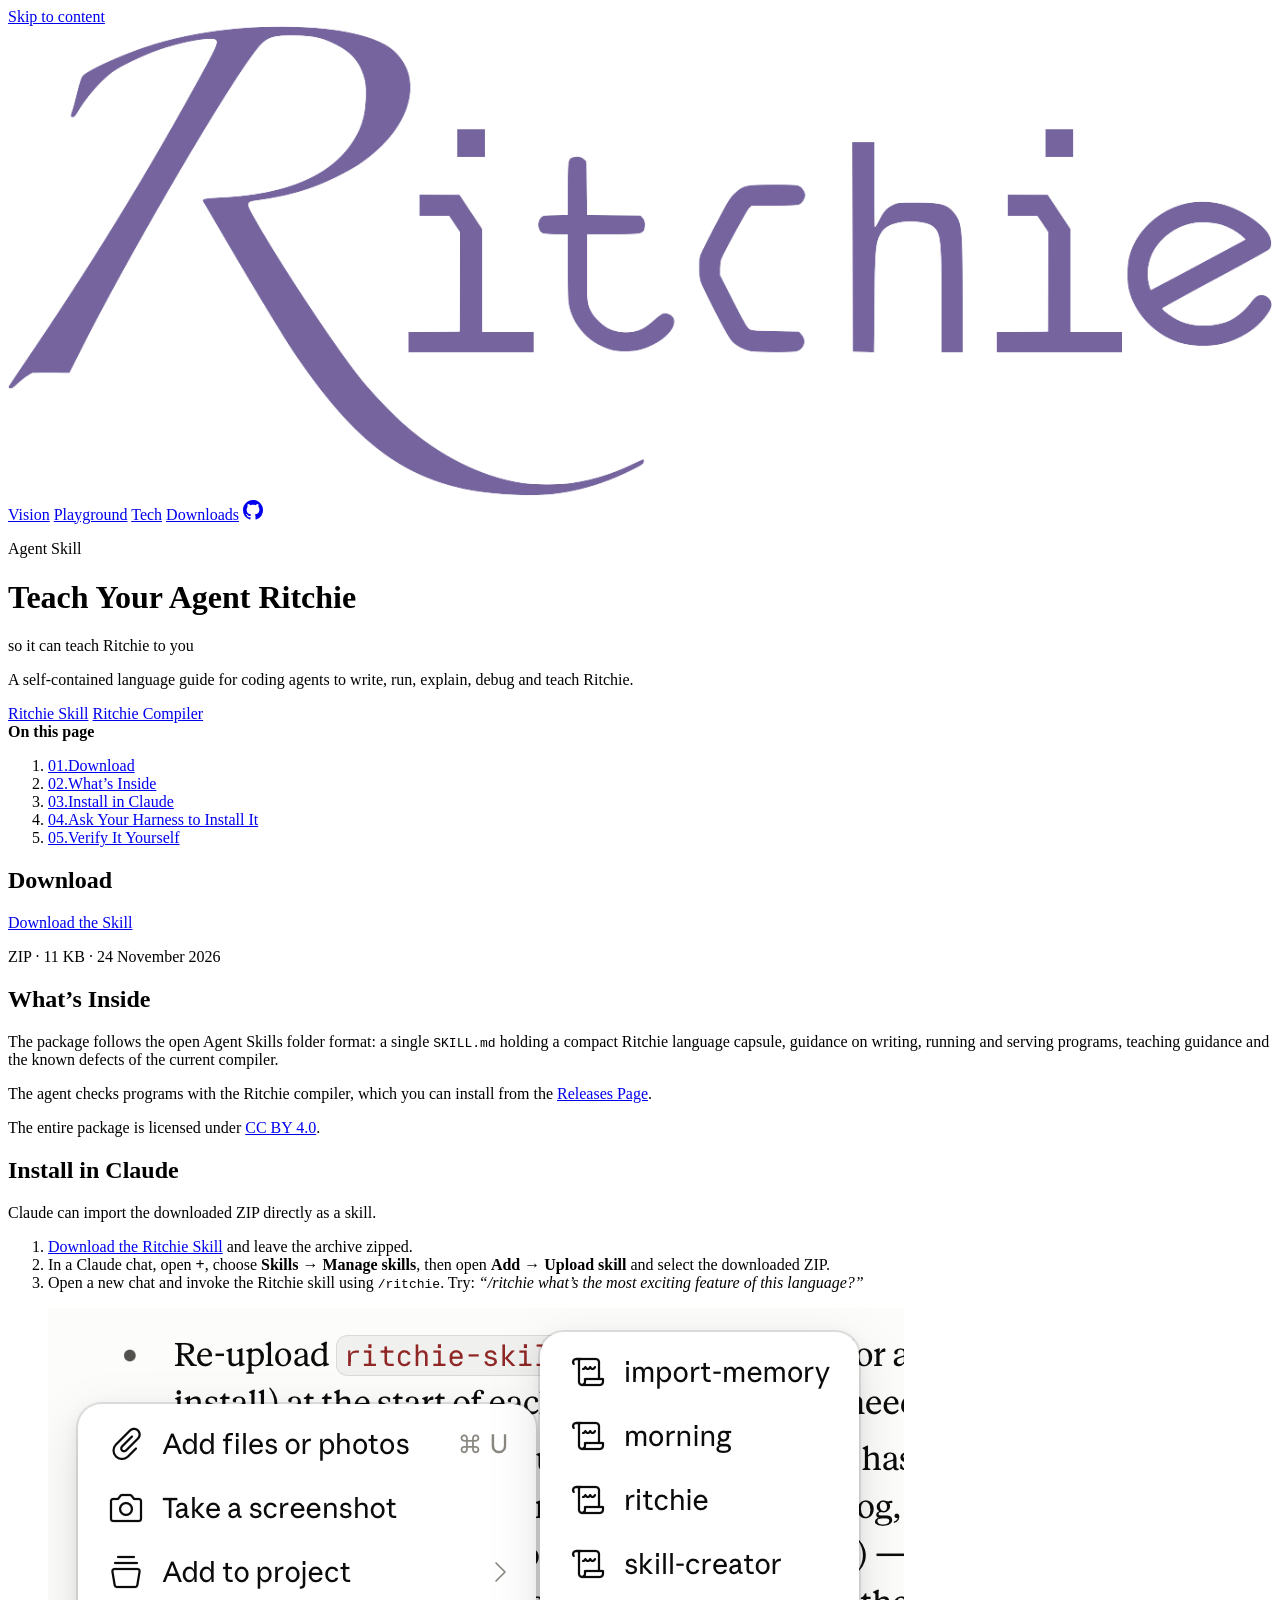
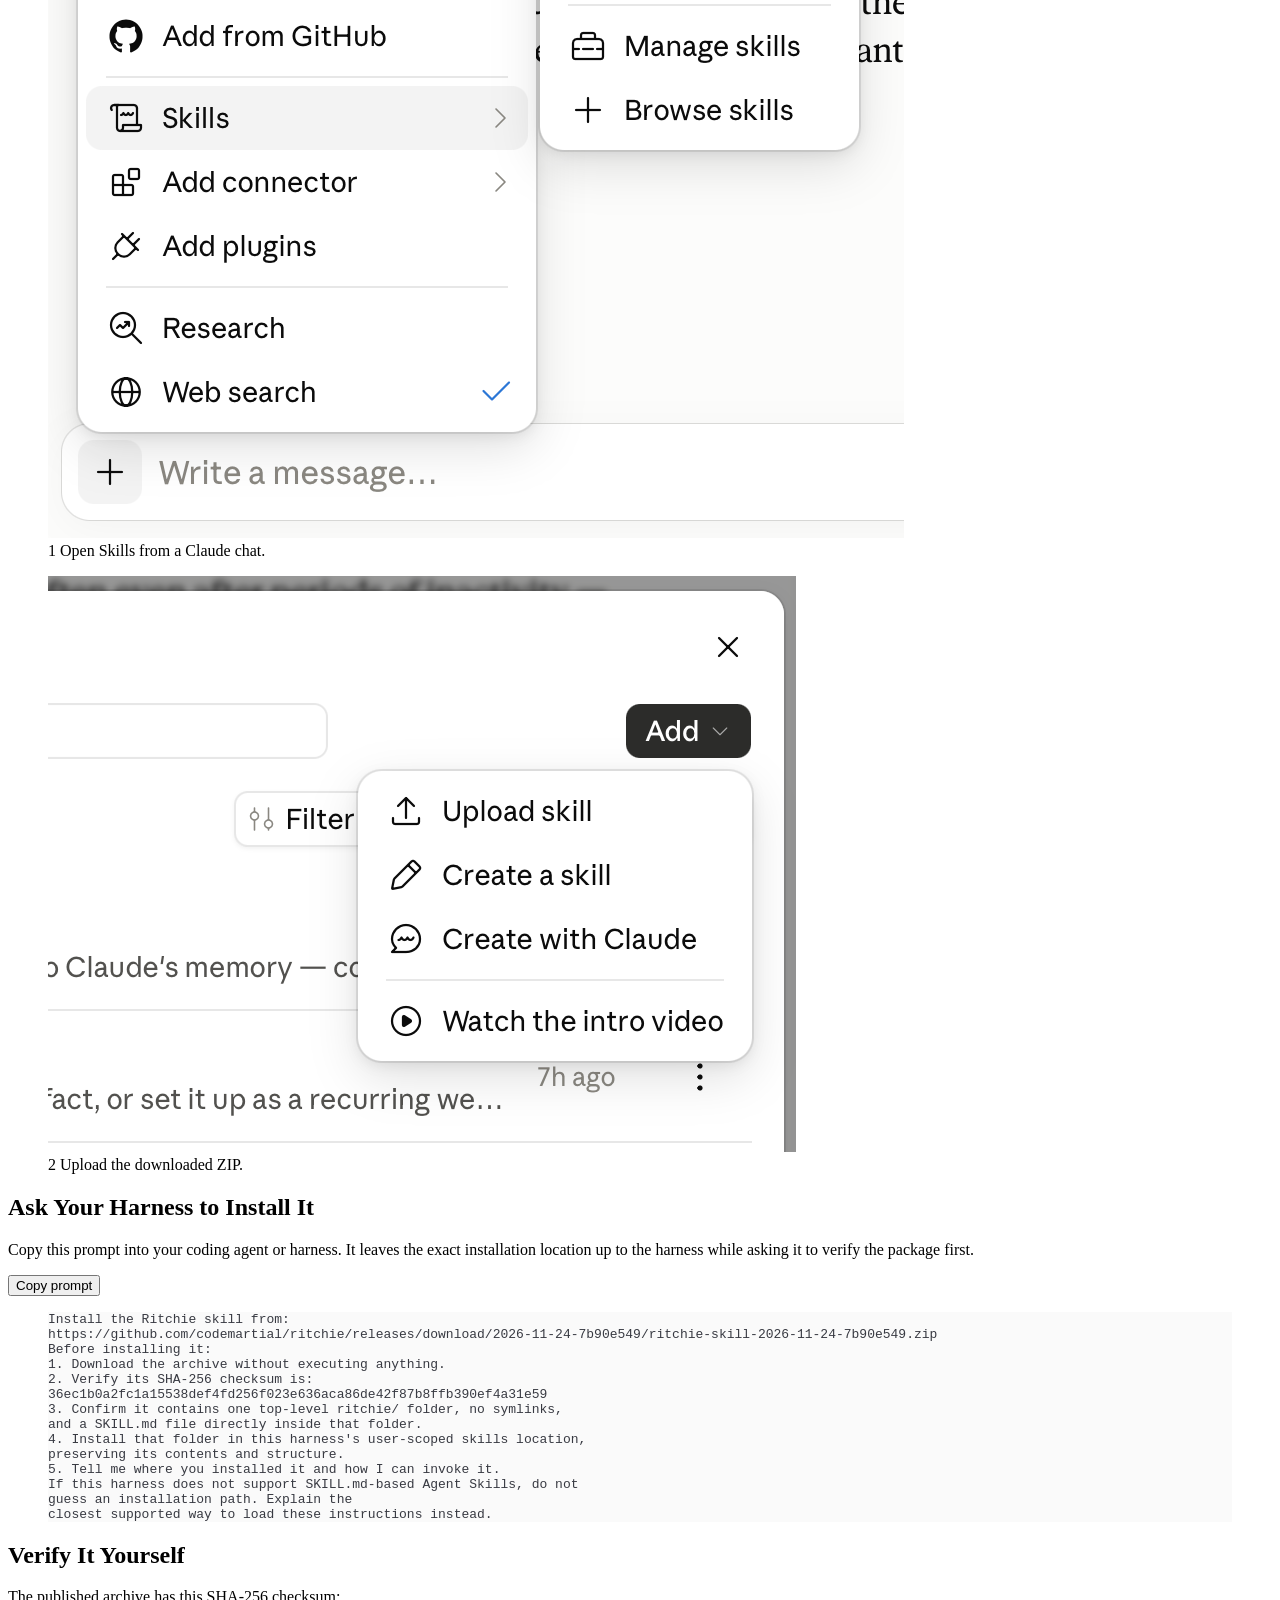
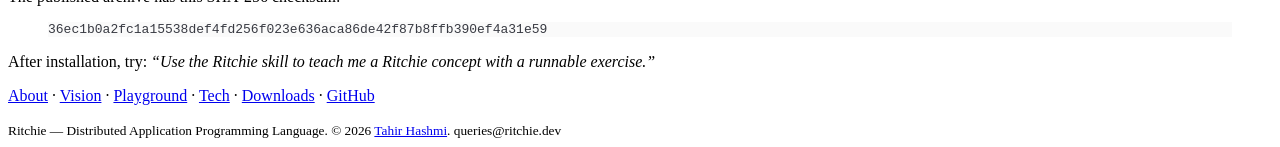
<file: skill/index.html>
<!doctype html>
<html lang="en-GB">
<head>
  <meta charset="utf-8">
  <meta name="viewport" content="width=device-width, initial-scale=1">
  <title>Ritchie Skill — Teach Your Coding Agent Ritchie</title>
  <meta name="description" content="Download the Ritchie Agent Skill and install it in your coding harness to write, run, explain and learn Ritchie.">
  <link rel="canonical" href="https://ritchie.dev/skill/">
  <meta property="og:type" content="website">
  <meta property="og:site_name" content="Ritchie">
  <meta property="og:title" content="Ritchie Skill">
  <meta property="og:description" content="Give your coding agent a self-contained guide to writing, running, explaining and teaching Ritchie.">
  <meta property="og:url" content="https://ritchie.dev/skill/">
  <meta property="og:image" content="https://ritchie.dev/assets/social-card.png">
  <meta property="og:image:secure_url" content="https://ritchie.dev/assets/social-card.png">
  <meta property="og:image:type" content="image/png">
  <meta property="og:image:width" content="1200">
  <meta property="og:image:height" content="627">
  <meta property="og:image:alt" content="Ritchie — Distributed Application Programming Language">
  <meta name="twitter:card" content="summary_large_image">
  <meta name="twitter:title" content="Ritchie Skill">
  <meta name="twitter:description" content="Give your coding agent a self-contained guide to writing, running, explaining and teaching Ritchie.">
  <meta name="twitter:image" content="https://ritchie.dev/assets/social-card.png">
  <meta name="twitter:image:alt" content="Ritchie — Distributed Application Programming Language">
  <meta name="color-scheme" content="light">
  <meta name="theme-color" content="#f3edf5">
  <meta name="theme-color" content="#1f2430" media="(prefers-color-scheme: dark)">
  <script type="application/ld+json">
  {
    "@context": "https://schema.org",
    "@type": "BreadcrumbList",
    "itemListElement": [
      {
        "@type": "ListItem",
        "position": 1,
        "name": "Home",
        "item": "https://ritchie.dev/"
      },
      {
        "@type": "ListItem",
        "position": 2,
        "name": "Downloads",
        "item": "https://ritchie.dev/downloads/"
      },
      {
        "@type": "ListItem",
        "position": 3,
        "name": "Teach Your Agent Ritchie",
        "item": "https://ritchie.dev/skill/"
      }
    ]
  }
  </script>
  <link rel="alternate" type="application/rss+xml" title="Ritchie" href="/rss.xml">
  <link rel="preload" href="/fonts/barlow-condensed-v13-latin-regular.woff2" as="font" type="font/woff2" crossorigin>
  <link rel="preload" href="/fonts/barlow-semi-condensed-v16-latin-regular.woff2" as="font" type="font/woff2" crossorigin>
  <link rel="preload" href="/fonts/IosevkaTerm-Latin.woff2" as="font" type="font/woff2" crossorigin>
  <link rel="stylesheet" href="https://ritchie.dev/assets/site.css?h=387929f6d5a299577a69">
  <script src="https://ritchie.dev/assets/skill.js?h=6ade0d74bf1d2062cec9" defer></script>
</head>
<body>
  <a class="skip-link" href="#content">Skip to content</a>
  <header class="site-header">
    <div class="shell header-inner">
      <a class="brand" href="/" aria-label="Ritchie home">
        <span class="brand-image"><img src="/assets/Ritchie.1.png" alt="" style="width: 100%; aspect-ratio: 1373 / 510" /></span>
      </a>
      <nav class="site-nav" aria-label="Main navigation">
        <a href="/preview/">Vision</a>
        <a href="/playground/">Playground</a>
        <a href="/tech/">Tech</a>
        <a href="/downloads/" aria-current="page">Downloads</a>
        <a class="nav-icon" href="https://github.com/codemartial/ritchie" aria-label="Ritchie on GitHub" title="GitHub">
          <svg viewBox="0 0 16 16" width="20" height="20" aria-hidden="true" focusable="false"><path fill="currentColor" d="M8 0c4.42 0 8 3.58 8 8a8.013 8.013 0 0 1-5.45 7.59c-.4.08-.55-.17-.55-.38 0-.27.01-1.13.01-2.2 0-.75-.25-1.23-.54-1.48 1.78-.2 3.65-.88 3.65-3.95 0-.88-.31-1.59-.82-2.15.08-.2.36-1.02-.08-2.12 0 0-.67-.22-2.2.82-.64-.18-1.32-.27-2-.27-.68 0-1.36.09-2 .27-1.53-1.03-2.2-.82-2.2-.82-.44 1.1-.16 1.92-.08 2.12-.51.56-.82 1.28-.82 2.15 0 3.06 1.86 3.75 3.64 3.95-.23.2-.44.55-.51 1.07-.46.21-1.61.55-2.33-.66-.15-.24-.6-.83-1.23-.82-.67.01-.27.38.01.53.34.19.73.9.82 1.13.16.45.68 1.31 2.69.94 0 .67.01 1.3.01 1.49 0 .21-.15.45-.55.38A7.995 7.995 0 0 1 0 8c0-4.42 3.58-8 8-8Z"/></svg>
        </a>
      </nav>
    </div>
  </header>

  <main id="content">
    <header class="page-hero">
      <div class="shell">
        <p class="eyebrow">Agent Skill</p>
        <h1>Teach Your Agent Ritchie</h1>
        <p class="page-subtitle">so it can teach Ritchie to you</p>
        <p class="lede">A self-contained language guide for coding agents to write, run, explain, debug and teach Ritchie.</p>
        <nav class="section-links" aria-label="Related pages">
          <a href="/skill/" aria-current="page">Ritchie Skill</a>
          <a href="/downloads/releases/">Ritchie Compiler</a>
        </nav>
      </div>
    </header>

    <div class="shell doc-layout">
      <aside class="toc" aria-label="On this page">
        <strong>On this page</strong>

        <ol>
          <li><a href="#download"><span class="toc-index" aria-hidden="true">01.</span><span>Download</span></a></li>
          <li><a href="#what-s-inside"><span class="toc-index" aria-hidden="true">02.</span><span>What’s Inside</span></a></li>
          <li><a href="#install-in-claude"><span class="toc-index" aria-hidden="true">03.</span><span>Install in Claude</span></a></li>
          <li><a href="#ask-your-harness-to-install-it"><span class="toc-index" aria-hidden="true">04.</span><span>Ask Your Harness to Install It</span></a></li>
          <li><a href="#verify-it-yourself"><span class="toc-index" aria-hidden="true">05.</span><span>Verify It Yourself</span></a></li>
        </ol>

      </aside>

      <article class="article">
<h2 id="download">Download</h2>
<p class="hero-actions"><a class="button" href="https://github.com/codemartial/ritchie/releases/download/2026-11-24-7b90e549/ritchie-skill-2026-11-24-7b90e549.zip" download>Download the Skill</a></p>
<p>ZIP · 11 KB · 24 November 2026</p>
<h2 id="what-s-inside">What’s Inside</h2>
<p>The package follows the open Agent Skills folder format: a single <code>SKILL.md</code> holding a compact Ritchie language capsule, guidance on writing, running and serving programs, teaching guidance and the known defects of the current compiler.</p>
<p>The agent checks programs with the Ritchie compiler, which you can install from the <a href="/downloads/releases/">Releases Page</a>.</p>
<p>The entire package is licensed under <a href="https://creativecommons.org/licenses/by/4.0/">CC BY 4.0</a>.</p>
<h2 id="install-in-claude">Install in Claude</h2>
<p>Claude can import the downloaded ZIP directly as a skill.</p>
<ol>
<li><a href="https://github.com/codemartial/ritchie/releases/download/2026-11-24-7b90e549/ritchie-skill-2026-11-24-7b90e549.zip">Download the Ritchie Skill</a> and leave the archive zipped.</li>
<li>In a Claude chat, open <strong>+</strong>, choose <strong>Skills → Manage skills</strong>, then open <strong>Add → Upload skill</strong> and select the downloaded ZIP.</li>
<li>Open a new chat and invoke the Ritchie skill using <code>/ritchie</code>. Try: <em>“/ritchie what’s the most exciting feature of this language?”</em></li>
</ol>
<div class="claude-installation-shots">
<figure>
<img src="/assets/instructions/claude-chat-skills-menu.png" width="856" height="830" loading="lazy" decoding="async" alt="Claude chat attachment menu with the Skills submenu open, showing ritchie and Manage skills">
<figcaption><span aria-hidden="true">1</span> Open Skills from a Claude chat.</figcaption>
</figure>
<figure>
<img src="/assets/instructions/claude-upload-skill.png" width="748" height="576" loading="lazy" decoding="async" alt="Claude skills page Add menu with Upload skill selected">
<figcaption><span aria-hidden="true">2</span> Upload the downloaded ZIP.</figcaption>
</figure>
</div>
<h2 id="ask-your-harness-to-install-it">Ask Your Harness to Install It</h2>
<p>Copy this prompt into your coding agent or harness. It leaves the exact installation location up to the harness while asking it to verify the package first.</p>
<div class="copy-prompt-actions">
<button class="button button-secondary" type="button">Copy prompt</button>
<p class="copy-prompt-status" role="status" aria-live="polite"></p>
</div>
<figure class="code-window">

<pre class="giallo" style="color: #383A42; background-color: #FAFAFA;" ><code data-lang="plain"><span class="giallo-l"><span>Install the Ritchie skill from:</span></span>
<span class="giallo-l"><span>https://github.com/codemartial/ritchie/releases/download/2026-11-24-7b90e549/ritchie-skill-2026-11-24-7b90e549.zip</span></span>
<span class="giallo-l"><span>Before installing it:</span></span>
<span class="giallo-l"><span>1. Download the archive without executing anything.</span></span>
<span class="giallo-l"><span>2. Verify its SHA-256 checksum is:</span></span>
<span class="giallo-l"><span>36ec1b0a2fc1a15538def4fd256f023e636aca86de42f87b8ffb390ef4a31e59</span></span>
<span class="giallo-l"><span>3. Confirm it contains one top-level ritchie/ folder, no symlinks,</span></span>
<span class="giallo-l"><span>and a SKILL.md file directly inside that folder.</span></span>
<span class="giallo-l"><span>4. Install that folder in this harness&#39;s user-scoped skills location,</span></span>
<span class="giallo-l"><span>preserving its contents and structure.</span></span>
<span class="giallo-l"><span>5. Tell me where you installed it and how I can invoke it.</span></span>
<span class="giallo-l"><span>If this harness does not support SKILL.md-based Agent Skills, do not</span></span>
<span class="giallo-l"><span>guess an installation path. Explain the</span></span>
<span class="giallo-l"><span>closest supported way to load these instructions instead.</span></span></code></pre>

</figure><h2 id="verify-it-yourself">Verify It Yourself</h2>
<p>The published archive has this SHA-256 checksum:</p>
<figure class="code-window">

<pre class="giallo" style="color: #383A42; background-color: #FAFAFA;" ><code data-lang="plain"><span class="giallo-l"><span>36ec1b0a2fc1a15538def4fd256f023e636aca86de42f87b8ffb390ef4a31e59</span></span></code></pre>

</figure>
<p>After installation, try: <em>“Use the Ritchie skill to teach me a Ritchie concept with a runnable exercise.”</em></p>

      </article>
    </div>
  </main>

  <footer class="site-footer">
    <div class="shell footer-inner">
      <p><a href="/">About</a> · <a href="/preview/">Vision</a> · <a href="/playground/">Playground</a> · <a href="/tech/">Tech</a> · <a href="/downloads/">Downloads</a> · <a href="https://github.com/codemartial/ritchie">GitHub</a></p>
      <small>Ritchie — Distributed Application Programming Language. © 2026 <a href="https://tahirhashmi.com">Tahir Hashmi</a>. queries@ritchie.dev</small>
    </div>
  </footer>
</body>
</html>
</file>
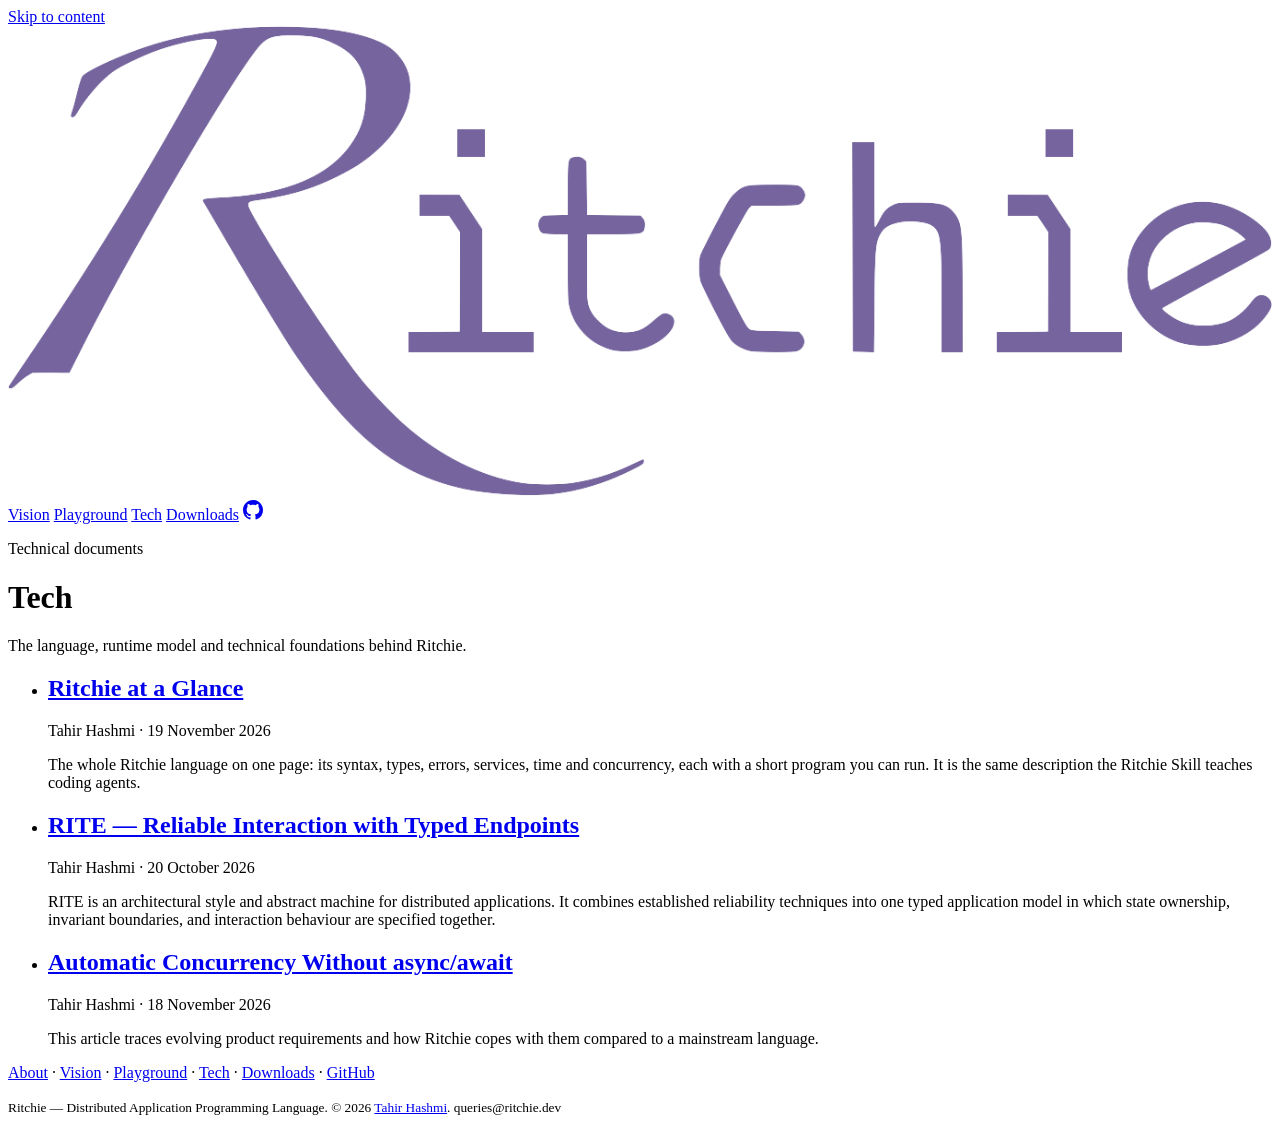
<file: tech/index.html>
<!doctype html>
<html lang="en-GB">
<head>
  <meta charset="utf-8">
  <meta name="viewport" content="width=device-width, initial-scale=1">
  <title>Ritchie Technical Documents</title>
  <meta name="description" content="Technical documents for the Ritchie language and its distributed application model.">
  <link rel="canonical" href="https://ritchie.dev/tech/">
  <meta property="og:type" content="website">
  <meta property="og:site_name" content="Ritchie">
  <meta property="og:title" content="Ritchie Technical Documents">
  <meta property="og:description" content="Technical documents for the Ritchie language and its distributed application model.">
  <meta property="og:url" content="https://ritchie.dev/tech/">
  <meta property="og:image" content="https://ritchie.dev/assets/social-card.png">
  <meta property="og:image:secure_url" content="https://ritchie.dev/assets/social-card.png">
  <meta property="og:image:type" content="image/png">
  <meta property="og:image:width" content="1200">
  <meta property="og:image:height" content="627">
  <meta property="og:image:alt" content="Ritchie — Distributed Application Programming Language">
  <meta name="twitter:card" content="summary_large_image">
  <meta name="twitter:title" content="Ritchie Technical Documents">
  <meta name="twitter:description" content="Technical documents for the Ritchie language and its distributed application model.">
  <meta name="twitter:image" content="https://ritchie.dev/assets/social-card.png">
  <meta name="twitter:image:alt" content="Ritchie — Distributed Application Programming Language">
  <meta name="color-scheme" content="light">
  <meta name="theme-color" content="#f3edf5">
  <meta name="theme-color" content="#1f2430" media="(prefers-color-scheme: dark)">
  <script type="application/ld+json">
  {
    "@context": "https://schema.org",
    "@type": "BreadcrumbList",
    "itemListElement": [
      {
        "@type": "ListItem",
        "position": 1,
        "name": "Home",
        "item": "https://ritchie.dev/"
      },
      {
        "@type": "ListItem",
        "position": 2,
        "name": "Tech",
        "item": "https://ritchie.dev/tech/"
      }
    ]
  }
  </script>
  <link rel="alternate" type="application/rss+xml" title="Ritchie" href="/rss.xml">
  <link rel="preload" href="/fonts/barlow-condensed-v13-latin-regular.woff2" as="font" type="font/woff2" crossorigin>
  <link rel="preload" href="/fonts/barlow-semi-condensed-v16-latin-regular.woff2" as="font" type="font/woff2" crossorigin>
  <link rel="preload" href="/fonts/IosevkaTerm-Latin.woff2" as="font" type="font/woff2" crossorigin>
  <link rel="stylesheet" href="https://ritchie.dev/assets/site.css?h=387929f6d5a299577a69">
</head>
<body>
  <a class="skip-link" href="#content">Skip to content</a>
  <header class="site-header">
    <div class="shell header-inner">
      <a class="brand" href="/" aria-label="Ritchie home">
        <span class="brand-image"><img src="/assets/Ritchie.1.png" alt="" style="width: 100%; aspect-ratio: 1373 / 510" /></span>
      </a>
      <nav class="site-nav" aria-label="Main navigation">
        <a href="/preview/">Vision</a>
        <a href="/playground/">Playground</a>
        <a href="/tech/" aria-current="page">Tech</a>
        <a href="/downloads/">Downloads</a>
        <a class="nav-icon" href="https://github.com/codemartial/ritchie" aria-label="Ritchie on GitHub" title="GitHub">
          <svg viewBox="0 0 16 16" width="20" height="20" aria-hidden="true" focusable="false"><path fill="currentColor" d="M8 0c4.42 0 8 3.58 8 8a8.013 8.013 0 0 1-5.45 7.59c-.4.08-.55-.17-.55-.38 0-.27.01-1.13.01-2.2 0-.75-.25-1.23-.54-1.48 1.78-.2 3.65-.88 3.65-3.95 0-.88-.31-1.59-.82-2.15.08-.2.36-1.02-.08-2.12 0 0-.67-.22-2.2.82-.64-.18-1.32-.27-2-.27-.68 0-1.36.09-2 .27-1.53-1.03-2.2-.82-2.2-.82-.44 1.1-.16 1.92-.08 2.12-.51.56-.82 1.28-.82 2.15 0 3.06 1.86 3.75 3.64 3.95-.23.2-.44.55-.51 1.07-.46.21-1.61.55-2.33-.66-.15-.24-.6-.83-1.23-.82-.67.01-.27.38.01.53.34.19.73.9.82 1.13.16.45.68 1.31 2.69.94 0 .67.01 1.3.01 1.49 0 .21-.15.45-.55.38A7.995 7.995 0 0 1 0 8c0-4.42 3.58-8 8-8Z"/></svg>
        </a>
      </nav>
    </div>
  </header>

  <main id="content">
    <header class="page-hero">
      <div class="shell">
        <p class="eyebrow">Technical documents</p>
        <h1>Tech</h1>
        <p class="lede">The language, runtime model and technical foundations behind Ritchie.</p>
      </div>
    </header>

    <div class="shell rite-layout">
      <article class="article rite-document">
        <ul class="news-list tech-list">
          <li>
            <h2><a href="https://ritchie.dev/tech/ritchie-at-a-glance/">Ritchie at a Glance</a></h2>
            <p class="document-meta">Tahir Hashmi · 19 November 2026</p>
            <div class="tech-listing-copy"><p>The whole Ritchie language on one page: its syntax, types, errors, services, time and concurrency, each with a short program you can run. It is the same description the Ritchie Skill teaches coding agents.</p>
</div>
          </li>
          <li>
            <h2><a href="https://ritchie.dev/rite/">RITE — Reliable Interaction with Typed Endpoints</a></h2>
            <p class="document-meta">Tahir Hashmi · 20 October 2026</p>
            <div class="tech-listing-copy"><p>RITE is an architectural style and abstract machine for distributed applications. It combines established reliability techniques into one typed application model in which state ownership, invariant boundaries, and interaction behaviour are specified together.</p>
</div>
          </li>
          <li>
            <h2><a href="https://ritchie.dev/tech/magic-of-automatic-concurrency/">Automatic Concurrency Without async/await</a></h2>
            <p class="document-meta">Tahir Hashmi · 18 November 2026</p>
            <p>This article traces evolving product requirements and how Ritchie copes with them compared to a mainstream language.</p>
          </li>
        </ul>
      </article>
    </div>
  </main>

  <footer class="site-footer">
    <div class="shell footer-inner">
      <p><a href="/">About</a> · <a href="/preview/">Vision</a> · <a href="/playground/">Playground</a> · <a href="/tech/">Tech</a> · <a href="/downloads/">Downloads</a> · <a href="https://github.com/codemartial/ritchie">GitHub</a></p>
      <small>Ritchie — Distributed Application Programming Language. © 2026 <a href="https://tahirhashmi.com">Tahir Hashmi</a>. queries@ritchie.dev</small>
    </div>
  </footer>
</body>
</html>
</file>
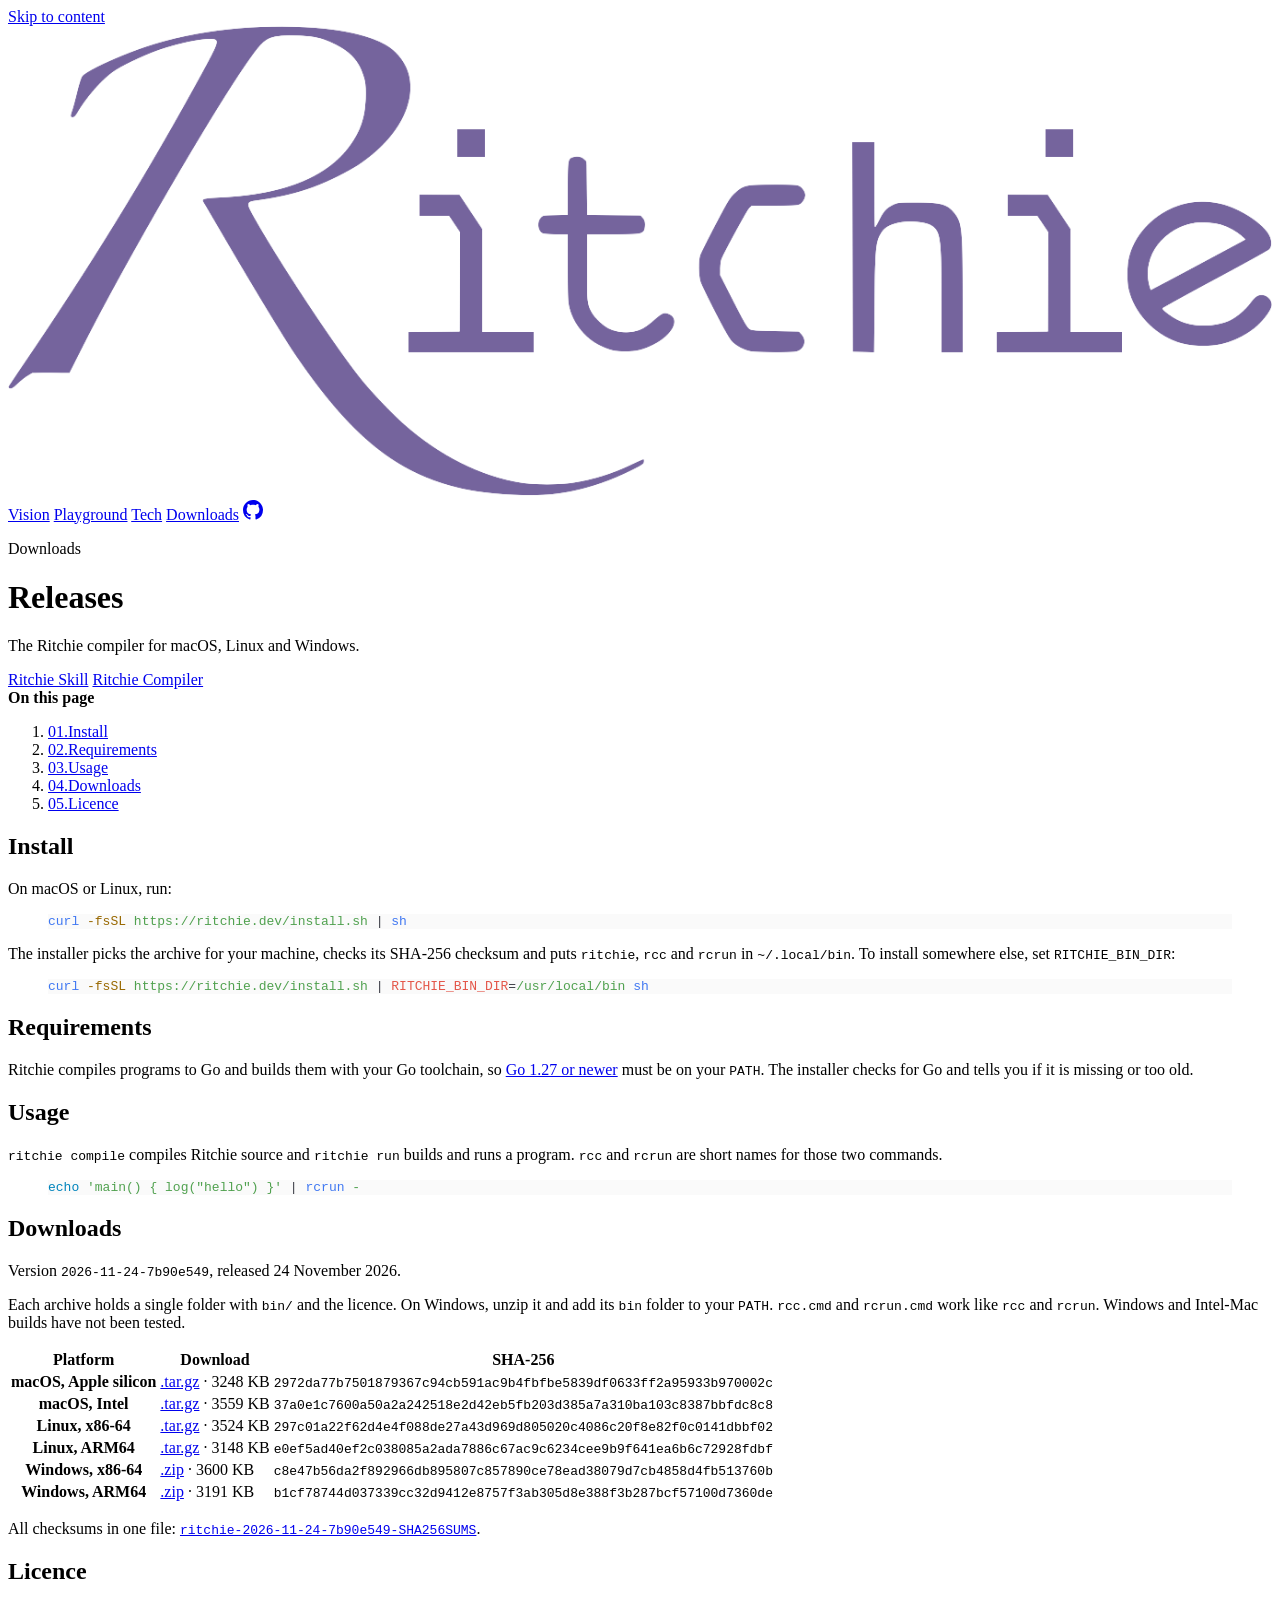
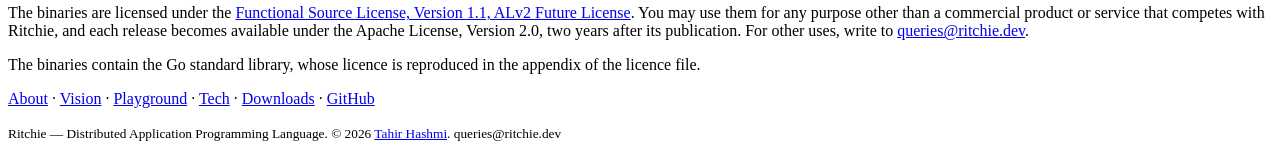
<file: downloads/releases/index.html>
<!doctype html>
<html lang="en-GB">
<head>
  <meta charset="utf-8">
  <meta name="viewport" content="width=device-width, initial-scale=1">
  <title>Ritchie Releases — Install the Compiler</title>
  <meta name="description" content="Install the Ritchie compiler with one command, or download a pre-built archive for macOS, Linux or Windows.">
  <link rel="canonical" href="https://ritchie.dev/downloads/releases/">
  <meta property="og:type" content="website">
  <meta property="og:site_name" content="Ritchie">
  <meta property="og:title" content="Ritchie Releases">
  <meta property="og:description" content="Install the Ritchie compiler with one command, or download it for macOS, Linux or Windows.">
  <meta property="og:url" content="https://ritchie.dev/downloads/releases/">
  <meta property="og:image" content="https://ritchie.dev/assets/social-card.png">
  <meta property="og:image:secure_url" content="https://ritchie.dev/assets/social-card.png">
  <meta property="og:image:type" content="image/png">
  <meta property="og:image:width" content="1200">
  <meta property="og:image:height" content="627">
  <meta property="og:image:alt" content="Ritchie — Distributed Application Programming Language">
  <meta name="twitter:card" content="summary_large_image">
  <meta name="twitter:title" content="Ritchie Releases">
  <meta name="twitter:description" content="Install the Ritchie compiler with one command, or download it for macOS, Linux or Windows.">
  <meta name="twitter:image" content="https://ritchie.dev/assets/social-card.png">
  <meta name="twitter:image:alt" content="Ritchie — Distributed Application Programming Language">
  <meta name="color-scheme" content="light">
  <meta name="theme-color" content="#f3edf5">
  <meta name="theme-color" content="#1f2430" media="(prefers-color-scheme: dark)">
  <script type="application/ld+json">
  {
    "@context": "https://schema.org",
    "@type": "BreadcrumbList",
    "itemListElement": [
      {
        "@type": "ListItem",
        "position": 1,
        "name": "Home",
        "item": "https://ritchie.dev/"
      },
      {
        "@type": "ListItem",
        "position": 2,
        "name": "Downloads",
        "item": "https://ritchie.dev/downloads/"
      },
      {
        "@type": "ListItem",
        "position": 3,
        "name": "Releases",
        "item": "https://ritchie.dev/downloads/releases/"
      }
    ]
  }
  </script>
  <link rel="alternate" type="application/rss+xml" title="Ritchie" href="/rss.xml">
  <link rel="preload" href="/fonts/barlow-condensed-v13-latin-regular.woff2" as="font" type="font/woff2" crossorigin>
  <link rel="preload" href="/fonts/barlow-semi-condensed-v16-latin-regular.woff2" as="font" type="font/woff2" crossorigin>
  <link rel="preload" href="/fonts/IosevkaTerm-Latin.woff2" as="font" type="font/woff2" crossorigin>
  <link rel="stylesheet" href="https://ritchie.dev/assets/site.css?h=387929f6d5a299577a69">
</head>
<body>
  <a class="skip-link" href="#content">Skip to content</a>
  <header class="site-header">
    <div class="shell header-inner">
      <a class="brand" href="/" aria-label="Ritchie home">
        <span class="brand-image"><img src="/assets/Ritchie.1.png" alt="" style="width: 100%; aspect-ratio: 1373 / 510" /></span>
      </a>
      <nav class="site-nav" aria-label="Main navigation">
        <a href="/preview/">Vision</a>
        <a href="/playground/">Playground</a>
        <a href="/tech/">Tech</a>
        <a href="/downloads/" aria-current="page">Downloads</a>
        <a class="nav-icon" href="https://github.com/codemartial/ritchie" aria-label="Ritchie on GitHub" title="GitHub">
          <svg viewBox="0 0 16 16" width="20" height="20" aria-hidden="true" focusable="false"><path fill="currentColor" d="M8 0c4.42 0 8 3.58 8 8a8.013 8.013 0 0 1-5.45 7.59c-.4.08-.55-.17-.55-.38 0-.27.01-1.13.01-2.2 0-.75-.25-1.23-.54-1.48 1.78-.2 3.65-.88 3.65-3.95 0-.88-.31-1.59-.82-2.15.08-.2.36-1.02-.08-2.12 0 0-.67-.22-2.2.82-.64-.18-1.32-.27-2-.27-.68 0-1.36.09-2 .27-1.53-1.03-2.2-.82-2.2-.82-.44 1.1-.16 1.92-.08 2.12-.51.56-.82 1.28-.82 2.15 0 3.06 1.86 3.75 3.64 3.95-.23.2-.44.55-.51 1.07-.46.21-1.61.55-2.33-.66-.15-.24-.6-.83-1.23-.82-.67.01-.27.38.01.53.34.19.73.9.82 1.13.16.45.68 1.31 2.69.94 0 .67.01 1.3.01 1.49 0 .21-.15.45-.55.38A7.995 7.995 0 0 1 0 8c0-4.42 3.58-8 8-8Z"/></svg>
        </a>
      </nav>
    </div>
  </header>

  <main id="content">
    <header class="page-hero">
      <div class="shell">
        <p class="eyebrow">Downloads</p>
        <h1>Releases</h1>
        <p class="lede">The Ritchie compiler for macOS, Linux and Windows.</p>
        <nav class="section-links" aria-label="Related pages">
          <a href="/skill/">Ritchie Skill</a>
          <a href="/downloads/releases/" aria-current="page">Ritchie Compiler</a>
        </nav>
      </div>
    </header>

    <div class="shell doc-layout">
      <aside class="toc" aria-label="On this page">
        <strong>On this page</strong>

        <ol>
          <li><a href="#install"><span class="toc-index" aria-hidden="true">01.</span><span>Install</span></a></li>
          <li><a href="#requirements"><span class="toc-index" aria-hidden="true">02.</span><span>Requirements</span></a></li>
          <li><a href="#usage"><span class="toc-index" aria-hidden="true">03.</span><span>Usage</span></a></li>
          <li><a href="#downloads"><span class="toc-index" aria-hidden="true">04.</span><span>Downloads</span></a></li>
          <li><a href="#licence"><span class="toc-index" aria-hidden="true">05.</span><span>Licence</span></a></li>
        </ol>

      </aside>

      <article class="article">
<h2 id="install">Install</h2>
<p>On macOS or Linux, run:</p>
<figure class="code-window">

<pre class="giallo" style="color: #383A42; background-color: #FAFAFA;" ><code data-lang="shellscript"><span class="giallo-l"><span style="color: #4078F2;">curl</span><span style="color: #986801;"> -fsSL</span><span style="color: #50A14F;"> https://ritchie.dev/install.sh</span><span> |</span><span style="color: #4078F2;"> sh</span></span></code></pre>

</figure>
<p>The installer picks the archive for your machine, checks its SHA-256 checksum and puts <code>ritchie</code>, <code>rcc</code> and <code>rcrun</code> in <code>~/.local/bin</code>. To install somewhere else, set <code>RITCHIE_BIN_DIR</code>:</p>
<figure class="code-window">

<pre class="giallo" style="color: #383A42; background-color: #FAFAFA;" ><code data-lang="shellscript"><span class="giallo-l"><span style="color: #4078F2;">curl</span><span style="color: #986801;"> -fsSL</span><span style="color: #50A14F;"> https://ritchie.dev/install.sh</span><span> |</span><span style="color: #E45649;"> RITCHIE_BIN_DIR</span><span>=</span><span style="color: #50A14F;">/usr/local/bin</span><span style="color: #4078F2;"> sh</span></span></code></pre>

</figure><h2 id="requirements">Requirements</h2>
<p>Ritchie compiles programs to Go and builds them with your Go toolchain, so <a href="https://go.dev/dl/">Go 1.27 or newer</a> must be on your <code>PATH</code>. The installer checks for Go and tells you if it is missing or too old.</p>
<h2 id="usage">Usage</h2>
<p><code>ritchie compile</code> compiles Ritchie source and <code>ritchie run</code> builds and runs a program. <code>rcc</code> and <code>rcrun</code> are short names for those two commands.</p>
<figure class="code-window">

<pre class="giallo" style="color: #383A42; background-color: #FAFAFA;" ><code data-lang="shellscript"><span class="giallo-l"><span style="color: #0184BC;">echo</span><span style="color: #50A14F;"> &#39;main() { log(&quot;hello&quot;) }&#39;</span><span> |</span><span style="color: #4078F2;"> rcrun</span><span style="color: #50A14F;"> -</span></span></code></pre>

</figure><h2 id="downloads">Downloads</h2>
<p>Version <code>2026-11-24-7b90e549</code>, released 24 November 2026.</p>
<p>Each archive holds a single folder with <code>bin/</code> and the licence. On Windows, unzip it and add its <code>bin</code> folder to your <code>PATH</code>. <code>rcc.cmd</code> and <code>rcrun.cmd</code> work like <code>rcc</code> and <code>rcrun</code>. Windows and Intel-Mac builds have not been tested.</p>
<div class="table-scroll">
<table class="release-table">
<thead><tr><th scope="col">Platform</th><th scope="col">Download</th><th scope="col">SHA-256</th></tr></thead>
<tbody>
<tr><th scope="row">macOS, Apple silicon</th><td><a href="https://github.com/codemartial/ritchie/releases/download/2026-11-24-7b90e549/ritchie-2026-11-24-7b90e549-darwin-arm64.tar.gz" download title="ritchie-2026-11-24-7b90e549-darwin-arm64.tar.gz">.tar.gz</a> · 3248 KB</td><td><code class="release-sha">2972da77b7501879367c94cb591ac9b4fbfbe5839df0633ff2a95933b970002c</code></td></tr>
<tr><th scope="row">macOS, Intel</th><td><a href="https://github.com/codemartial/ritchie/releases/download/2026-11-24-7b90e549/ritchie-2026-11-24-7b90e549-darwin-amd64.tar.gz" download title="ritchie-2026-11-24-7b90e549-darwin-amd64.tar.gz">.tar.gz</a> · 3559 KB</td><td><code class="release-sha">37a0e1c7600a50a2a242518e2d42eb5fb203d385a7a310ba103c8387bbfdc8c8</code></td></tr>
<tr><th scope="row">Linux, x86-64</th><td><a href="https://github.com/codemartial/ritchie/releases/download/2026-11-24-7b90e549/ritchie-2026-11-24-7b90e549-linux-amd64.tar.gz" download title="ritchie-2026-11-24-7b90e549-linux-amd64.tar.gz">.tar.gz</a> · 3524 KB</td><td><code class="release-sha">297c01a22f62d4e4f088de27a43d969d805020c4086c20f8e82f0c0141dbbf02</code></td></tr>
<tr><th scope="row">Linux, ARM64</th><td><a href="https://github.com/codemartial/ritchie/releases/download/2026-11-24-7b90e549/ritchie-2026-11-24-7b90e549-linux-arm64.tar.gz" download title="ritchie-2026-11-24-7b90e549-linux-arm64.tar.gz">.tar.gz</a> · 3148 KB</td><td><code class="release-sha">e0ef5ad40ef2c038085a2ada7886c67ac9c6234cee9b9f641ea6b6c72928fdbf</code></td></tr>
<tr><th scope="row">Windows, x86-64</th><td><a href="https://github.com/codemartial/ritchie/releases/download/2026-11-24-7b90e549/ritchie-2026-11-24-7b90e549-windows-amd64.zip" download title="ritchie-2026-11-24-7b90e549-windows-amd64.zip">.zip</a> · 3600 KB</td><td><code class="release-sha">c8e47b56da2f892966db895807c857890ce78ead38079d7cb4858d4fb513760b</code></td></tr>
<tr><th scope="row">Windows, ARM64</th><td><a href="https://github.com/codemartial/ritchie/releases/download/2026-11-24-7b90e549/ritchie-2026-11-24-7b90e549-windows-arm64.zip" download title="ritchie-2026-11-24-7b90e549-windows-arm64.zip">.zip</a> · 3191 KB</td><td><code class="release-sha">b1cf78744d037339cc32d9412e8757f3ab305d8e388f3b287bcf57100d7360de</code></td></tr>
</tbody>
</table>
</div>
<p>All checksums in one file: <a href="https://github.com/codemartial/ritchie/releases/download/2026-11-24-7b90e549/ritchie-2026-11-24-7b90e549-SHA256SUMS" download><code>ritchie-2026-11-24-7b90e549-SHA256SUMS</code></a>.</p>
<h2 id="licence">Licence</h2>
<p>The binaries are licensed under the <a href="/downloads/LICENSE.txt">Functional Source License, Version 1.1, ALv2 Future License</a>. You may use them for any purpose other than a commercial product or service that competes with Ritchie, and each release becomes available under the Apache License, Version 2.0, two years after its publication. For other uses, write to <a href="mailto:queries@ritchie.dev">queries@ritchie.dev</a>.</p>
<p>The binaries contain the Go standard library, whose licence is reproduced in the appendix of the licence file.</p>

      </article>
    </div>
  </main>

  <footer class="site-footer">
    <div class="shell footer-inner">
      <p><a href="/">About</a> · <a href="/preview/">Vision</a> · <a href="/playground/">Playground</a> · <a href="/tech/">Tech</a> · <a href="/downloads/">Downloads</a> · <a href="https://github.com/codemartial/ritchie">GitHub</a></p>
      <small>Ritchie — Distributed Application Programming Language. © 2026 <a href="https://tahirhashmi.com">Tahir Hashmi</a>. queries@ritchie.dev</small>
    </div>
  </footer>
</body>
</html>
</file>
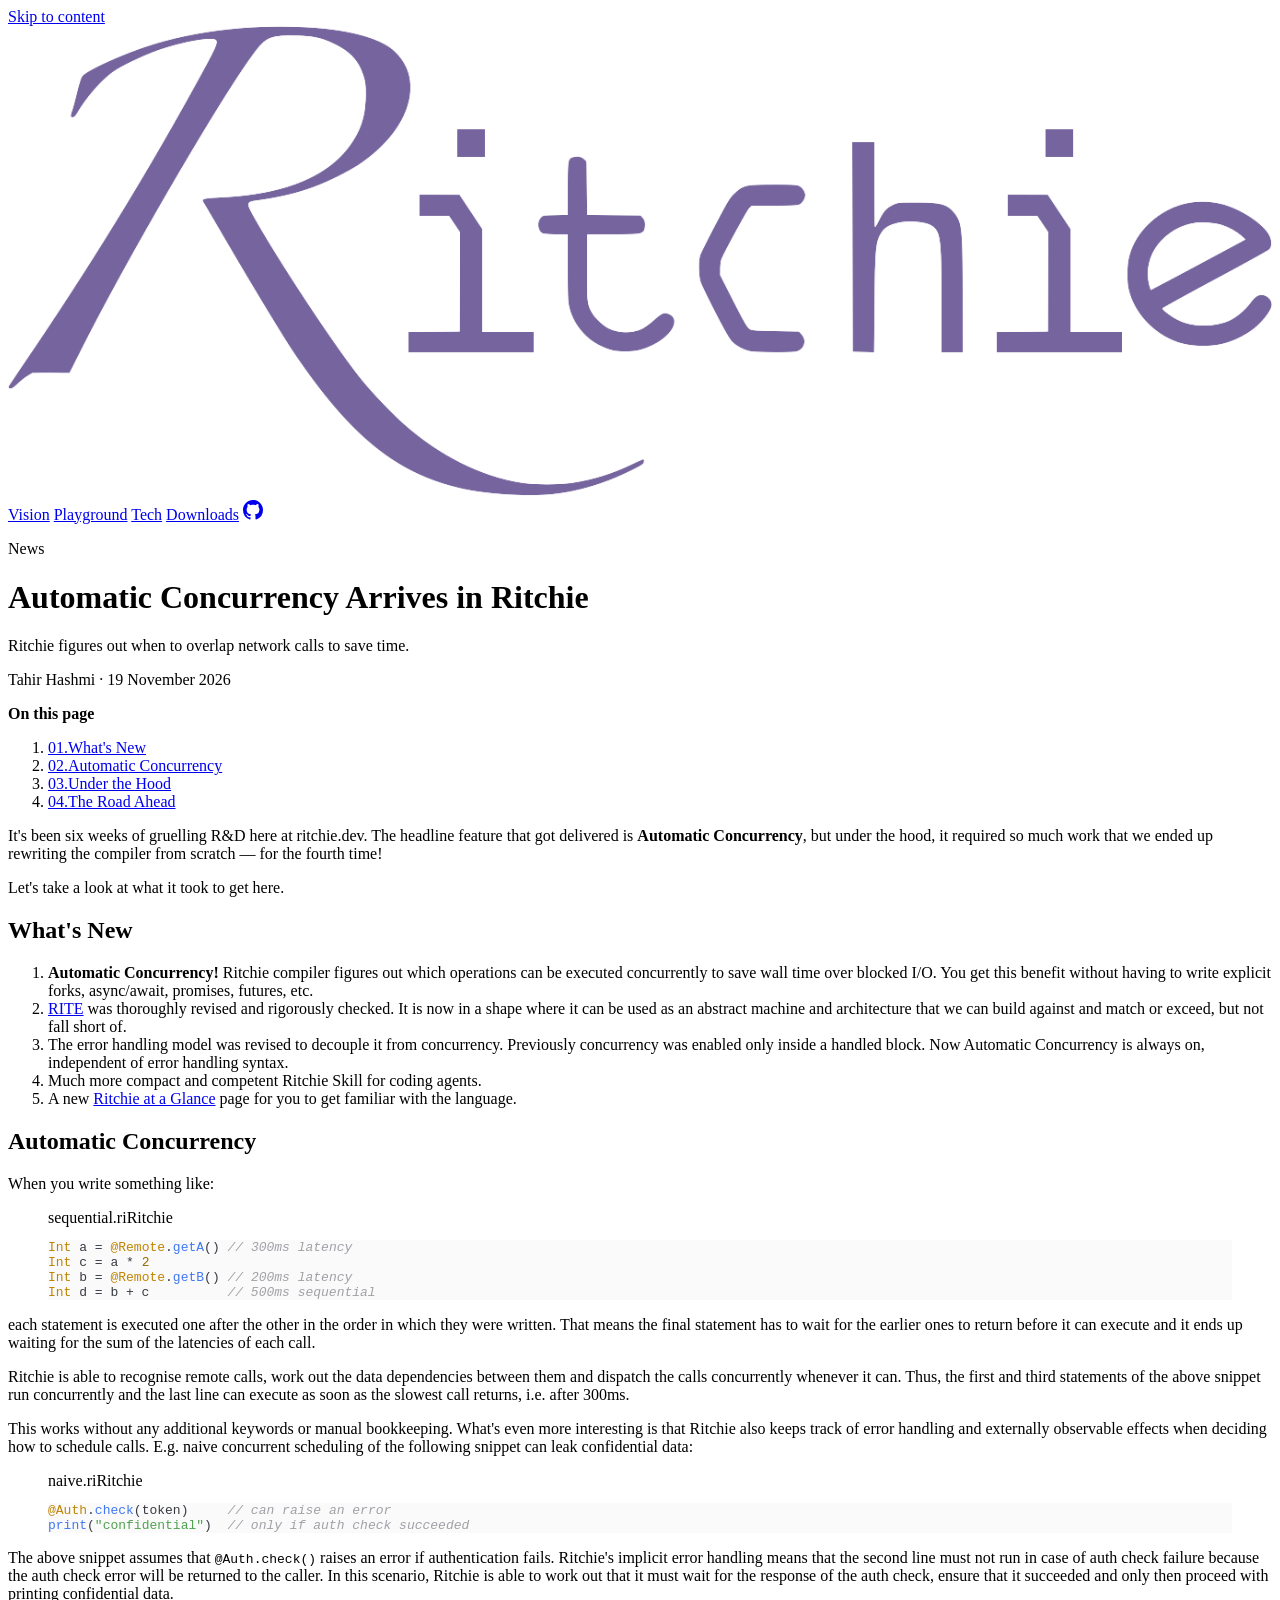
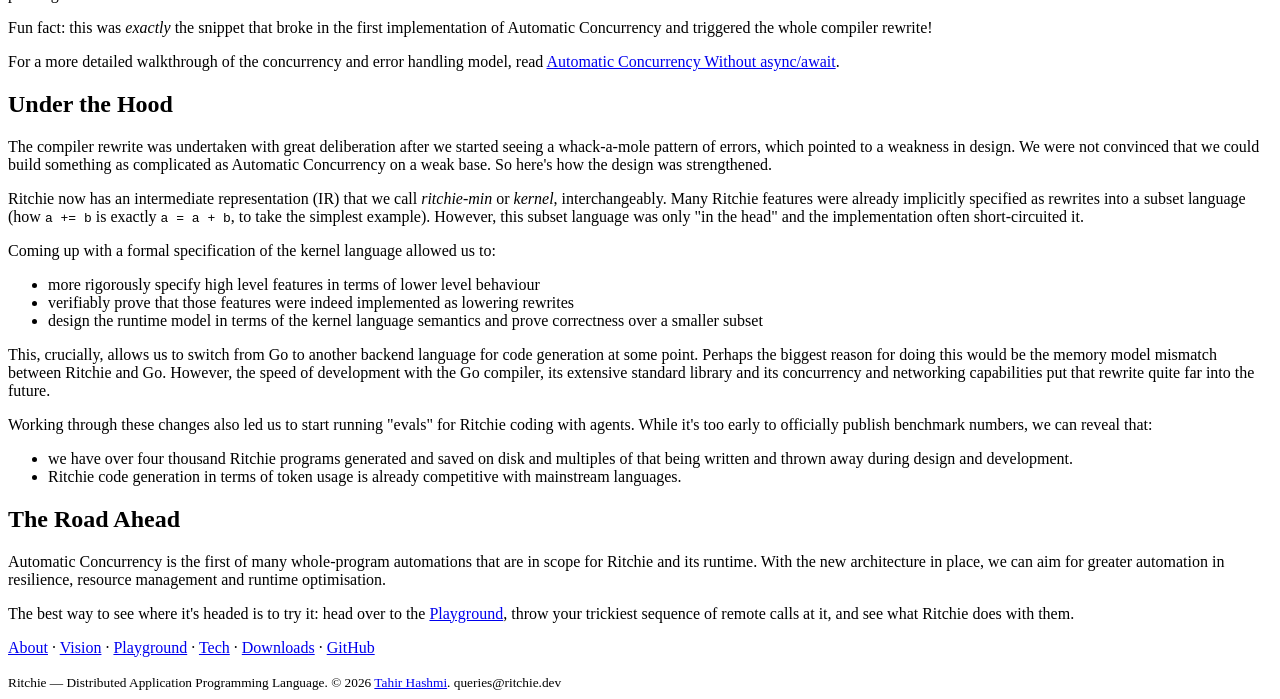
<file: news/automatic-concurrency-arrives-in-ritchie/index.html>
<!doctype html>
<html lang="en-GB">
<head>
  <meta charset="utf-8">
  <meta name="viewport" content="width=device-width, initial-scale=1">
  <title>Automatic Concurrency Arrives in Ritchie — Ritchie News</title>
  <meta name="description" content="Announcing Ritchie&#39;s most complex feature to date, along with fundamental compiler improvements">
  <meta name="author" content="Tahir Hashmi">
  <link rel="canonical" href="https://ritchie.dev/news/automatic-concurrency-arrives-in-ritchie/">
  <meta property="og:type" content="article">
  <meta property="og:site_name" content="Ritchie">
  <meta property="og:title" content="Automatic Concurrency Arrives in Ritchie">
  <meta property="og:description" content="Announcing Ritchie&#39;s most complex feature to date, along with fundamental compiler improvements">
  <meta property="og:url" content="https://ritchie.dev/news/automatic-concurrency-arrives-in-ritchie/">
  <meta property="og:image" content="https://ritchie.dev/assets/social-card.png">
  <meta property="og:image:secure_url" content="https://ritchie.dev/assets/social-card.png">
  <meta property="og:image:type" content="image/png">
  <meta property="og:image:width" content="1200">
  <meta property="og:image:height" content="627">
  <meta property="og:image:alt" content="Ritchie — Distributed Application Programming Language">
  <meta property="article:published_time" content="2026-11-19">
  <meta name="twitter:card" content="summary_large_image">
  <meta name="twitter:title" content="Automatic Concurrency Arrives in Ritchie">
  <meta name="twitter:description" content="Announcing Ritchie&#39;s most complex feature to date, along with fundamental compiler improvements">
  <meta name="twitter:image" content="https://ritchie.dev/assets/social-card.png">
  <meta name="twitter:image:alt" content="Ritchie — Distributed Application Programming Language">
  <meta name="color-scheme" content="light">
  <meta name="theme-color" content="#f3edf5">
  <meta name="theme-color" content="#1f2430" media="(prefers-color-scheme: dark)">
  <script type="application/ld+json">
  {
    "@context": "https://schema.org",
    "@type": "BreadcrumbList",
    "itemListElement": [
      {
        "@type": "ListItem",
        "position": 1,
        "name": "Home",
        "item": "https://ritchie.dev/"
      },
      {
        "@type": "ListItem",
        "position": 2,
        "name": "News",
        "item": "https://ritchie.dev/news/"
      },
      {
        "@type": "ListItem",
        "position": 3,
        "name": "Automatic Concurrency Arrives in Ritchie",
        "item": "https://ritchie.dev/news/automatic-concurrency-arrives-in-ritchie/"
      }
    ]
  }
  </script>
  <script type="application/ld+json">
  {
    "@context": "https://schema.org",
    "@type": "BlogPosting",
    "@id": "https://ritchie.dev/news/automatic-concurrency-arrives-in-ritchie/#article",
    "url": "https://ritchie.dev/news/automatic-concurrency-arrives-in-ritchie/",
    "mainEntityOfPage": "https://ritchie.dev/news/automatic-concurrency-arrives-in-ritchie/",
    "headline": "Automatic Concurrency Arrives in Ritchie",
    "description": "Announcing Ritchie's most complex feature to date, along with fundamental compiler improvements",
    "image": "https://ritchie.dev/assets/social-card.png",
    "datePublished": "2026-11-19",
    "dateModified": "2026-11-19",
    "author": {
      "@type": "Person",
      "name": "Tahir Hashmi"
    },
    "publisher": {
      "@type": "Person",
      "@id": "https://tahirhashmi.com/#person",
      "url": "https://tahirhashmi.com/",
      "name": "Tahir Hashmi"
    },
    "isPartOf": { "@id": "https://ritchie.dev/#website" },
    "inLanguage": "en-GB"
  }
  </script>
  <link rel="alternate" type="application/rss+xml" title="Ritchie" href="/rss.xml">
  <link rel="preload" href="/fonts/barlow-condensed-v13-latin-regular.woff2" as="font" type="font/woff2" crossorigin>
  <link rel="preload" href="/fonts/barlow-semi-condensed-v16-latin-regular.woff2" as="font" type="font/woff2" crossorigin>
  <link rel="preload" href="/fonts/IosevkaTerm-Latin.woff2" as="font" type="font/woff2" crossorigin>
  <link rel="stylesheet" href="https://ritchie.dev/assets/site.css?h=387929f6d5a299577a69">
</head>
<body>
  <a class="skip-link" href="#content">Skip to content</a>
  <header class="site-header">
    <div class="shell header-inner">
      <a class="brand" href="/" aria-label="Ritchie home">
        <span class="brand-image"><img src="/assets/Ritchie.1.png" alt="" style="width: 100%; aspect-ratio: 1373 / 510" /></span>
      </a>
      <nav class="site-nav" aria-label="Main navigation">
        <a href="/preview/">Vision</a>
        <a href="/playground/">Playground</a>
        <a href="/tech/">Tech</a>
        <a href="/downloads/">Downloads</a>
        <a class="nav-icon" href="https://github.com/codemartial/ritchie" aria-label="Ritchie on GitHub" title="GitHub">
          <svg viewBox="0 0 16 16" width="20" height="20" aria-hidden="true" focusable="false"><path fill="currentColor" d="M8 0c4.42 0 8 3.58 8 8a8.013 8.013 0 0 1-5.45 7.59c-.4.08-.55-.17-.55-.38 0-.27.01-1.13.01-2.2 0-.75-.25-1.23-.54-1.48 1.78-.2 3.65-.88 3.65-3.95 0-.88-.31-1.59-.82-2.15.08-.2.36-1.02-.08-2.12 0 0-.67-.22-2.2.82-.64-.18-1.32-.27-2-.27-.68 0-1.36.09-2 .27-1.53-1.03-2.2-.82-2.2-.82-.44 1.1-.16 1.92-.08 2.12-.51.56-.82 1.28-.82 2.15 0 3.06 1.86 3.75 3.64 3.95-.23.2-.44.55-.51 1.07-.46.21-1.61.55-2.33-.66-.15-.24-.6-.83-1.23-.82-.67.01-.27.38.01.53.34.19.73.9.82 1.13.16.45.68 1.31 2.69.94 0 .67.01 1.3.01 1.49 0 .21-.15.45-.55.38A7.995 7.995 0 0 1 0 8c0-4.42 3.58-8 8-8Z"/></svg>
        </a>
      </nav>
    </div>
  </header>

  <main id="content">
    <header class="page-hero">
      <div class="shell">
        <p class="eyebrow">News</p>
        <h1>Automatic Concurrency Arrives in Ritchie</h1>
        <p class="lede">Ritchie figures out when to overlap network calls to save time.</p>
        <p class="document-meta">Tahir Hashmi · 19 November 2026</p>
      </div>
    </header>

    <div class="shell doc-layout">
      <aside class="toc" aria-label="On this page">
        <strong>On this page</strong>

        <ol>
          <li><a href="#what-s-new"><span class="toc-index" aria-hidden="true">01.</span><span>What&#39;s New</span></a></li>
          <li><a href="#automatic-concurrency"><span class="toc-index" aria-hidden="true">02.</span><span>Automatic Concurrency</span></a></li>
          <li><a href="#under-the-hood"><span class="toc-index" aria-hidden="true">03.</span><span>Under the Hood</span></a></li>
          <li><a href="#the-road-ahead"><span class="toc-index" aria-hidden="true">04.</span><span>The Road Ahead</span></a></li>
        </ol>

      </aside>

      <article class="article rite-document">
<p>It's been six weeks of gruelling R&amp;D here at ritchie.dev. The headline feature that got delivered is <strong>Automatic Concurrency</strong>, but under the hood, it required so much work that we ended up rewriting the compiler from scratch — for the fourth time!</p>
<p>Let's take a look at what it took to get here.</p>
<h2 id="what-s-new">What's New</h2>
<ol>
<li><strong>Automatic Concurrency!</strong> Ritchie compiler figures out which operations can be executed concurrently to save wall time over blocked I/O. You get this benefit without having to write explicit forks, async/await, promises, futures, etc.</li>
<li><a href="/rite">RITE</a> was thoroughly revised and rigorously checked. It is now in a shape where it can be used as an abstract machine and architecture that we can build against and match or exceed, but not fall short of.</li>
<li>The error handling model was revised to decouple it from concurrency. Previously concurrency was enabled only inside a handled block. Now Automatic Concurrency is always on, independent of error handling syntax.</li>
<li>Much more compact and competent Ritchie Skill for coding agents.</li>
<li>A new <a href="/tech/ritchie-at-a-glance/">Ritchie at a Glance</a> page for you to get familiar with the language.</li>
</ol>
<h2 id="automatic-concurrency">Automatic Concurrency</h2>
<p>When you write something like:</p>
<figure class="code-window">
<figcaption class="code-window-bar"><span>sequential.ri</span><span>Ritchie</span></figcaption>

<pre class="giallo" style="color: #383A42; background-color: #FAFAFA;" ><code data-lang="Ritchie" data-file="sequential.ri"><span class="giallo-l"><span style="color: #C18401;">Int</span><span> a =</span><span style="color: #C18401;"> @Remote</span><span>.</span><span style="color: #4078F2;">getA</span><span>() </span><span style="color: #A0A1A7;font-style: italic;">// 300ms latency</span></span>
<span class="giallo-l"><span style="color: #C18401;">Int</span><span> c = a *</span><span style="color: #986801;"> 2</span></span>
<span class="giallo-l"><span style="color: #C18401;">Int</span><span> b =</span><span style="color: #C18401;"> @Remote</span><span>.</span><span style="color: #4078F2;">getB</span><span>() </span><span style="color: #A0A1A7;font-style: italic;">// 200ms latency</span></span>
<span class="giallo-l"><span style="color: #C18401;">Int</span><span> d = b + c          </span><span style="color: #A0A1A7;font-style: italic;">// 500ms sequential</span></span></code></pre>

</figure>
<p>each statement is executed one after the other in the order in which they were written. That means the final statement has to wait for the earlier ones to return before it can execute and it ends up waiting for the sum of the latencies of each call.</p>
<p>Ritchie is able to recognise remote calls, work out the data dependencies between them and dispatch the calls concurrently whenever it can. Thus, the first and third statements of the above snippet run concurrently and the last line can execute as soon as the slowest call returns, i.e. after 300ms.</p>
<p>This works without any additional keywords or manual bookkeeping. What's even more interesting is that Ritchie also keeps track of error handling and externally observable effects when deciding how to schedule calls. E.g. naive concurrent scheduling of the following snippet can leak confidential data:</p>
<figure class="code-window">
<figcaption class="code-window-bar"><span>naive.ri</span><span>Ritchie</span></figcaption>

<pre class="giallo" style="color: #383A42; background-color: #FAFAFA;" ><code data-lang="Ritchie" data-file="naive.ri"><span class="giallo-l"><span style="color: #C18401;">@Auth</span><span>.</span><span style="color: #4078F2;">check</span><span>(token)     </span><span style="color: #A0A1A7;font-style: italic;">// can raise an error</span></span>
<span class="giallo-l"><span style="color: #4078F2;">print</span><span>(</span><span style="color: #50A14F;">&quot;confidential&quot;</span><span>)  </span><span style="color: #A0A1A7;font-style: italic;">// only if auth check succeeded</span></span></code></pre>

</figure>
<p>The above snippet assumes that <code>@Auth.check()</code> raises an error if authentication fails. Ritchie's implicit error handling means that the second line must not run in case of auth check failure because the auth check error will be returned to the caller. In this scenario, Ritchie is able to work out that it must wait for the response of the auth check, ensure that it succeeded and only then proceed with printing confidential data.</p>
<p>Fun fact: this was <em>exactly</em> the snippet that broke in the first implementation of Automatic Concurrency and triggered the whole compiler rewrite!</p>
<p>For a more detailed walkthrough of the concurrency and error handling model, read <a href="/tech/magic-of-automatic-concurrency/">Automatic Concurrency Without async/await</a>.</p>
<h2 id="under-the-hood">Under the Hood</h2>
<p>The compiler rewrite was undertaken with great deliberation after we started seeing a whack-a-mole pattern of errors, which pointed to a weakness in design. We were not convinced that we could build something as complicated as Automatic Concurrency on a weak base. So here's how the design was strengthened.</p>
<p>Ritchie now has an intermediate representation (IR) that we call <em>ritchie-min</em> or <em>kernel</em>, interchangeably. Many Ritchie features were already implicitly specified as rewrites into a subset language (how <code>a += b</code> is exactly <code>a = a + b</code>, to take the simplest example). However, this subset language was only "in the head" and the implementation often short-circuited it.</p>
<p>Coming up with a formal specification of the kernel language allowed us to:</p>
<ul>
<li>more rigorously specify high level features in terms of lower level behaviour</li>
<li>verifiably prove that those features were indeed implemented as lowering rewrites</li>
<li>design the runtime model in terms of the kernel language semantics and prove correctness over a smaller subset</li>
</ul>
<p>This, crucially, allows us to switch from Go to another backend language for code generation at some point. Perhaps the biggest reason for doing this would be the memory model mismatch between Ritchie and Go. However, the speed of development with the Go compiler, its extensive standard library and its concurrency and networking capabilities put that rewrite quite far into the future.</p>
<p>Working through these changes also led us to start running "evals" for Ritchie coding with agents. While it's too early to officially publish benchmark numbers, we can reveal that:</p>
<ul>
<li>we have over four thousand Ritchie programs generated and saved on disk and multiples of that being written and thrown away during design and development.</li>
<li>Ritchie code generation in terms of token usage is already competitive with mainstream languages.</li>
</ul>
<h2 id="the-road-ahead">The Road Ahead</h2>
<p>Automatic Concurrency is the first of many whole-program automations that are in scope for Ritchie and its runtime. With the new architecture in place, we can aim for greater automation in resilience, resource management and runtime optimisation.</p>
<p>The best way to see where it's headed is to try it: head over to the <a href="/playground">Playground</a>, throw your trickiest sequence of remote calls at it, and see what Ritchie does with them.</p>

      </article>
    </div>
  </main>

  <footer class="site-footer">
    <div class="shell footer-inner">
      <p><a href="/">About</a> · <a href="/preview/">Vision</a> · <a href="/playground/">Playground</a> · <a href="/tech/">Tech</a> · <a href="/downloads/">Downloads</a> · <a href="https://github.com/codemartial/ritchie">GitHub</a></p>
      <small>Ritchie — Distributed Application Programming Language. © 2026 <a href="https://tahirhashmi.com">Tahir Hashmi</a>. queries@ritchie.dev</small>
    </div>
  </footer>
</body>
</html>
</file>
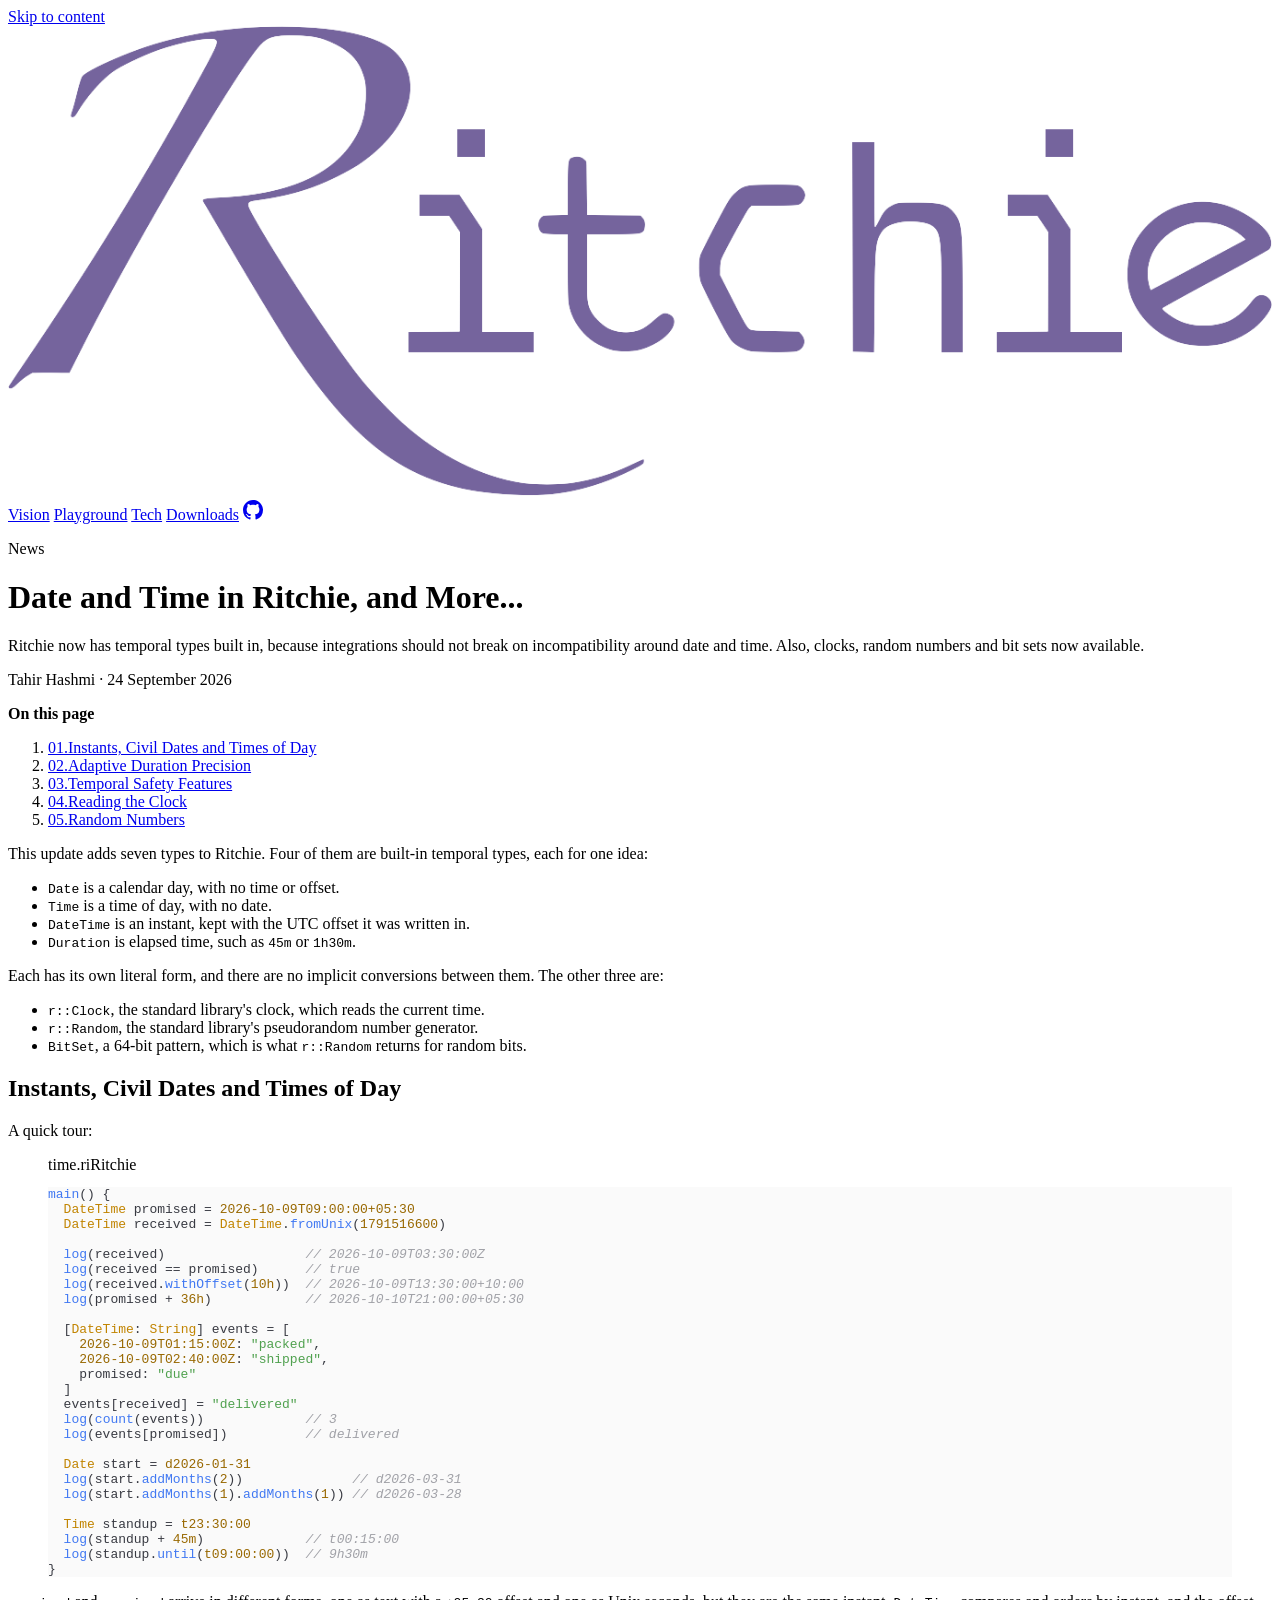
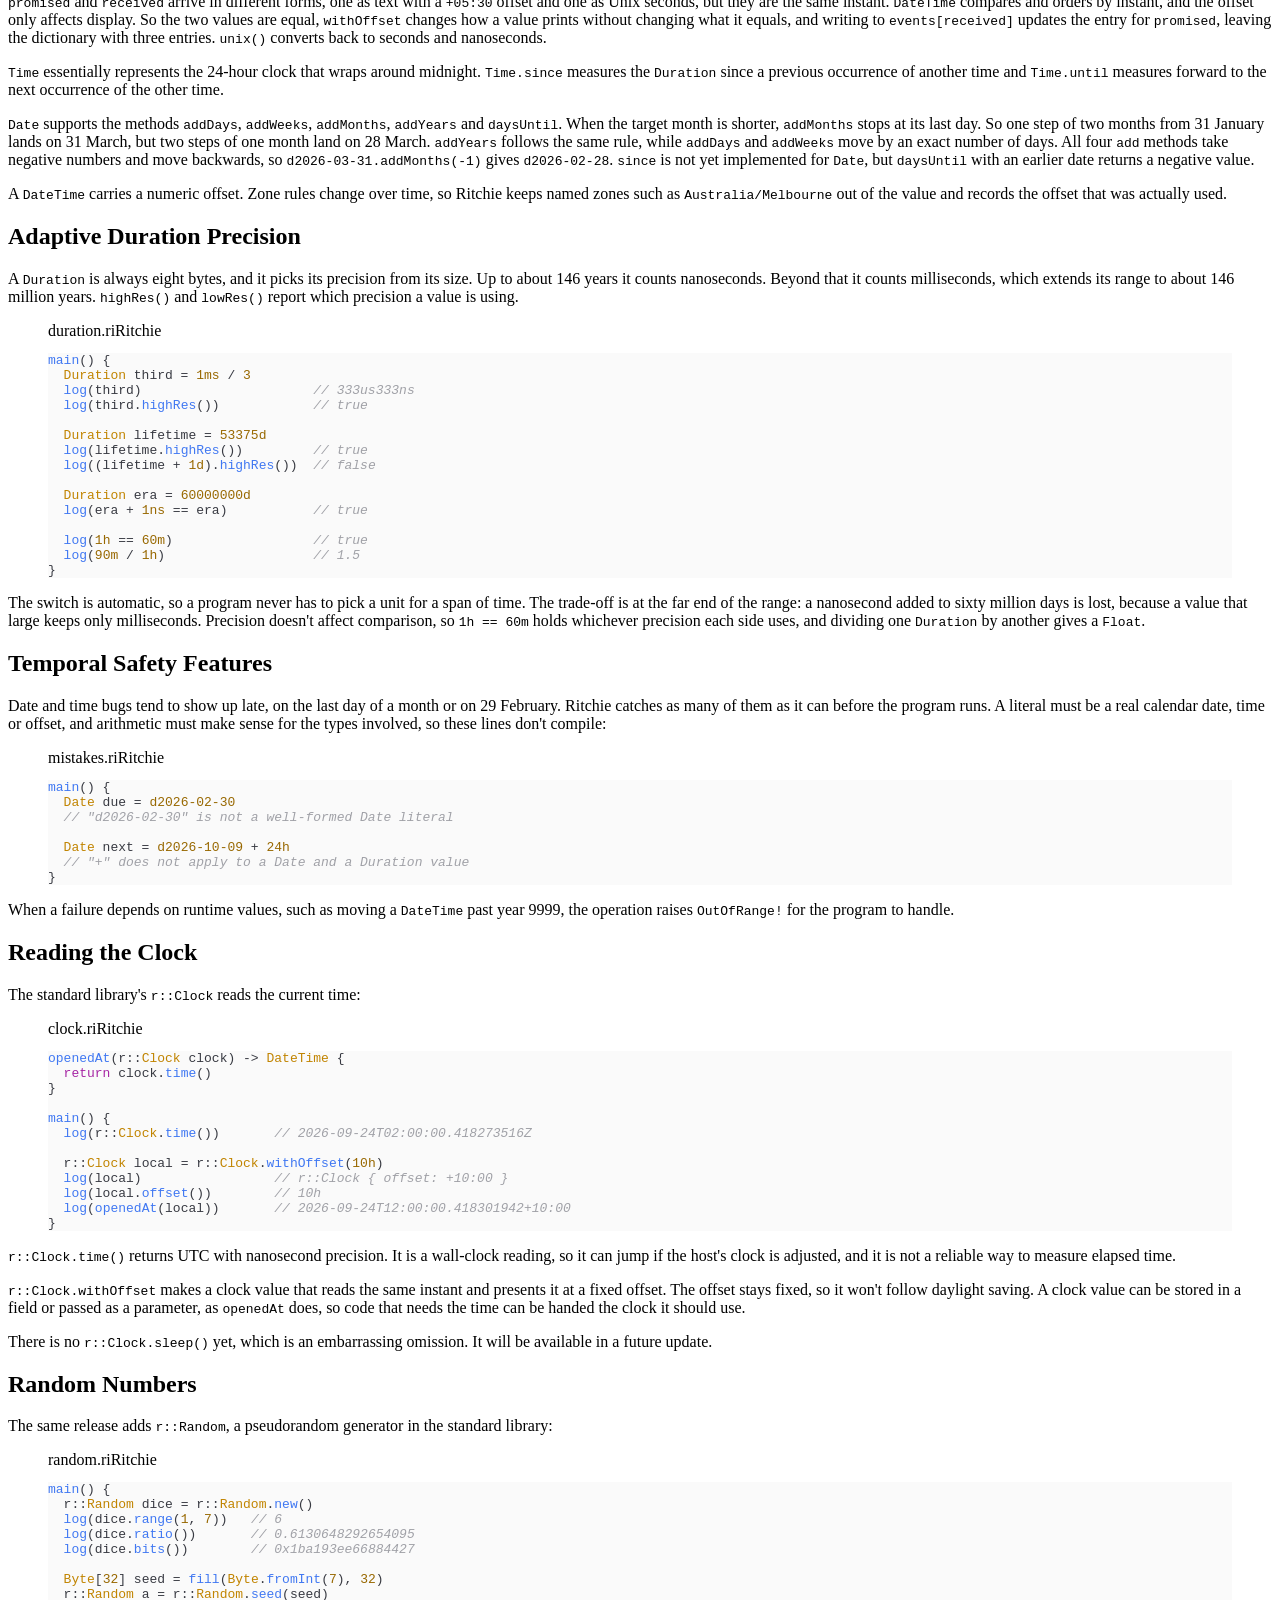
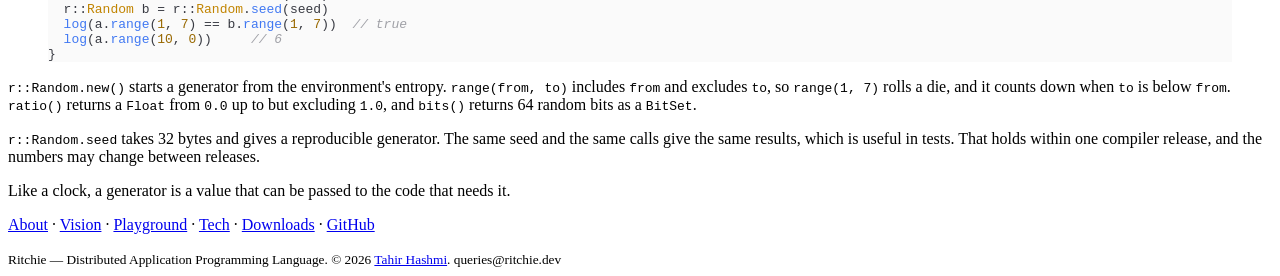
<file: news/date-and-time-ritchie/index.html>
<!doctype html>
<html lang="en-GB">
<head>
  <meta charset="utf-8">
  <meta name="viewport" content="width=device-width, initial-scale=1">
  <title>Date and Time in Ritchie, and More... — Ritchie News</title>
  <meta name="description" content="Ritchie aims for greater cross-application compatibility with built-in temporal types">
  <meta name="author" content="Tahir Hashmi">
  <link rel="canonical" href="https://ritchie.dev/news/date-and-time-ritchie/">
  <meta property="og:type" content="article">
  <meta property="og:site_name" content="Ritchie">
  <meta property="og:title" content="Date and Time in Ritchie, and More...">
  <meta property="og:description" content="Ritchie aims for greater cross-application compatibility with built-in temporal types">
  <meta property="og:url" content="https://ritchie.dev/news/date-and-time-ritchie/">
  <meta property="og:image" content="https://ritchie.dev/assets/social-card.png">
  <meta property="og:image:secure_url" content="https://ritchie.dev/assets/social-card.png">
  <meta property="og:image:type" content="image/png">
  <meta property="og:image:width" content="1200">
  <meta property="og:image:height" content="627">
  <meta property="og:image:alt" content="Ritchie — Distributed Application Programming Language">
  <meta property="article:published_time" content="2026-09-24">
  <meta name="twitter:card" content="summary_large_image">
  <meta name="twitter:title" content="Date and Time in Ritchie, and More...">
  <meta name="twitter:description" content="Ritchie aims for greater cross-application compatibility with built-in temporal types">
  <meta name="twitter:image" content="https://ritchie.dev/assets/social-card.png">
  <meta name="twitter:image:alt" content="Ritchie — Distributed Application Programming Language">
  <meta name="color-scheme" content="light">
  <meta name="theme-color" content="#f3edf5">
  <meta name="theme-color" content="#1f2430" media="(prefers-color-scheme: dark)">
  <script type="application/ld+json">
  {
    "@context": "https://schema.org",
    "@type": "BreadcrumbList",
    "itemListElement": [
      {
        "@type": "ListItem",
        "position": 1,
        "name": "Home",
        "item": "https://ritchie.dev/"
      },
      {
        "@type": "ListItem",
        "position": 2,
        "name": "News",
        "item": "https://ritchie.dev/news/"
      },
      {
        "@type": "ListItem",
        "position": 3,
        "name": "Date and Time in Ritchie, and More...",
        "item": "https://ritchie.dev/news/date-and-time-ritchie/"
      }
    ]
  }
  </script>
  <script type="application/ld+json">
  {
    "@context": "https://schema.org",
    "@type": "BlogPosting",
    "@id": "https://ritchie.dev/news/date-and-time-ritchie/#article",
    "url": "https://ritchie.dev/news/date-and-time-ritchie/",
    "mainEntityOfPage": "https://ritchie.dev/news/date-and-time-ritchie/",
    "headline": "Date and Time in Ritchie, and More...",
    "description": "Ritchie aims for greater cross-application compatibility with built-in temporal types",
    "image": "https://ritchie.dev/assets/social-card.png",
    "datePublished": "2026-09-24",
    "dateModified": "2026-09-24",
    "author": {
      "@type": "Person",
      "name": "Tahir Hashmi"
    },
    "publisher": {
      "@type": "Person",
      "@id": "https://tahirhashmi.com/#person",
      "url": "https://tahirhashmi.com/",
      "name": "Tahir Hashmi"
    },
    "isPartOf": { "@id": "https://ritchie.dev/#website" },
    "inLanguage": "en-GB"
  }
  </script>
  <link rel="alternate" type="application/rss+xml" title="Ritchie" href="/rss.xml">
  <link rel="preload" href="/fonts/barlow-condensed-v13-latin-regular.woff2" as="font" type="font/woff2" crossorigin>
  <link rel="preload" href="/fonts/barlow-semi-condensed-v16-latin-regular.woff2" as="font" type="font/woff2" crossorigin>
  <link rel="preload" href="/fonts/IosevkaTerm-Latin.woff2" as="font" type="font/woff2" crossorigin>
  <link rel="stylesheet" href="https://ritchie.dev/assets/site.css?h=387929f6d5a299577a69">
</head>
<body>
  <a class="skip-link" href="#content">Skip to content</a>
  <header class="site-header">
    <div class="shell header-inner">
      <a class="brand" href="/" aria-label="Ritchie home">
        <span class="brand-image"><img src="/assets/Ritchie.1.png" alt="" style="width: 100%; aspect-ratio: 1373 / 510" /></span>
      </a>
      <nav class="site-nav" aria-label="Main navigation">
        <a href="/preview/">Vision</a>
        <a href="/playground/">Playground</a>
        <a href="/tech/">Tech</a>
        <a href="/downloads/">Downloads</a>
        <a class="nav-icon" href="https://github.com/codemartial/ritchie" aria-label="Ritchie on GitHub" title="GitHub">
          <svg viewBox="0 0 16 16" width="20" height="20" aria-hidden="true" focusable="false"><path fill="currentColor" d="M8 0c4.42 0 8 3.58 8 8a8.013 8.013 0 0 1-5.45 7.59c-.4.08-.55-.17-.55-.38 0-.27.01-1.13.01-2.2 0-.75-.25-1.23-.54-1.48 1.78-.2 3.65-.88 3.65-3.95 0-.88-.31-1.59-.82-2.15.08-.2.36-1.02-.08-2.12 0 0-.67-.22-2.2.82-.64-.18-1.32-.27-2-.27-.68 0-1.36.09-2 .27-1.53-1.03-2.2-.82-2.2-.82-.44 1.1-.16 1.92-.08 2.12-.51.56-.82 1.28-.82 2.15 0 3.06 1.86 3.75 3.64 3.95-.23.2-.44.55-.51 1.07-.46.21-1.61.55-2.33-.66-.15-.24-.6-.83-1.23-.82-.67.01-.27.38.01.53.34.19.73.9.82 1.13.16.45.68 1.31 2.69.94 0 .67.01 1.3.01 1.49 0 .21-.15.45-.55.38A7.995 7.995 0 0 1 0 8c0-4.42 3.58-8 8-8Z"/></svg>
        </a>
      </nav>
    </div>
  </header>

  <main id="content">
    <header class="page-hero">
      <div class="shell">
        <p class="eyebrow">News</p>
        <h1>Date and Time in Ritchie, and More...</h1>
        <p class="lede">Ritchie now has temporal types built in, because integrations should not break on incompatibility around date and time. Also, clocks, random numbers and bit sets now available.</p>
        <p class="document-meta">Tahir Hashmi · 24 September 2026</p>
      </div>
    </header>

    <div class="shell doc-layout">
      <aside class="toc" aria-label="On this page">
        <strong>On this page</strong>

        <ol>
          <li><a href="#instants-civil-dates-and-times-of-day"><span class="toc-index" aria-hidden="true">01.</span><span>Instants, Civil Dates and Times of Day</span></a></li>
          <li><a href="#adaptive-duration-precision"><span class="toc-index" aria-hidden="true">02.</span><span>Adaptive Duration Precision</span></a></li>
          <li><a href="#temporal-safety-features"><span class="toc-index" aria-hidden="true">03.</span><span>Temporal Safety Features</span></a></li>
          <li><a href="#reading-the-clock"><span class="toc-index" aria-hidden="true">04.</span><span>Reading the Clock</span></a></li>
          <li><a href="#random-numbers"><span class="toc-index" aria-hidden="true">05.</span><span>Random Numbers</span></a></li>
        </ol>

      </aside>

      <article class="article rite-document">
<p>This update adds seven types to Ritchie. Four of them are built-in temporal types, each for one idea:</p>
<ul>
<li><code>Date</code> is a calendar day, with no time or offset.</li>
<li><code>Time</code> is a time of day, with no date.</li>
<li><code>DateTime</code> is an instant, kept with the UTC offset it was written in.</li>
<li><code>Duration</code> is elapsed time, such as <code>45m</code> or <code>1h30m</code>.</li>
</ul>
<p>Each has its own literal form, and there are no implicit conversions between them. The other three are:</p>
<ul>
<li><code>r::Clock</code>, the standard library's clock, which reads the current time.</li>
<li><code>r::Random</code>, the standard library's pseudorandom number generator.</li>
<li><code>BitSet</code>, a 64-bit pattern, which is what <code>r::Random</code> returns for random bits.</li>
</ul>
<h2 id="instants-civil-dates-and-times-of-day">Instants, Civil Dates and Times of Day</h2>
<p>A quick tour:</p>
<figure class="code-window">
<figcaption class="code-window-bar"><span>time.ri</span><span>Ritchie</span></figcaption>

<pre class="giallo" style="color: #383A42; background-color: #FAFAFA;" ><code data-lang="Ritchie" data-file="time.ri"><span class="giallo-l"><span style="color: #4078F2;">main</span><span>() {</span></span>
<span class="giallo-l"><span style="color: #C18401;">  DateTime</span><span> promised =</span><span style="color: #986801;"> 2026-10-09T09:00:00+05:30</span></span>
<span class="giallo-l"><span style="color: #C18401;">  DateTime</span><span> received =</span><span style="color: #C18401;"> DateTime</span><span>.</span><span style="color: #4078F2;">fromUnix</span><span>(</span><span style="color: #986801;">1791516600</span><span>)</span></span>
<span class="giallo-l"></span>
<span class="giallo-l"><span style="color: #4078F2;">  log</span><span>(received)                  </span><span style="color: #A0A1A7;font-style: italic;">// 2026-10-09T03:30:00Z</span></span>
<span class="giallo-l"><span style="color: #4078F2;">  log</span><span>(received == promised)      </span><span style="color: #A0A1A7;font-style: italic;">// true</span></span>
<span class="giallo-l"><span style="color: #4078F2;">  log</span><span>(received.</span><span style="color: #4078F2;">withOffset</span><span>(</span><span style="color: #986801;">10h</span><span>))  </span><span style="color: #A0A1A7;font-style: italic;">// 2026-10-09T13:30:00+10:00</span></span>
<span class="giallo-l"><span style="color: #4078F2;">  log</span><span>(promised +</span><span style="color: #986801;"> 36h</span><span>)            </span><span style="color: #A0A1A7;font-style: italic;">// 2026-10-10T21:00:00+05:30</span></span>
<span class="giallo-l"></span>
<span class="giallo-l"><span>  [</span><span style="color: #C18401;">DateTime</span><span>: </span><span style="color: #C18401;">String</span><span>] events = [</span></span>
<span class="giallo-l"><span style="color: #986801;">    2026-10-09T01:15:00Z</span><span>: </span><span style="color: #50A14F;">&quot;packed&quot;</span><span>,</span></span>
<span class="giallo-l"><span style="color: #986801;">    2026-10-09T02:40:00Z</span><span>: </span><span style="color: #50A14F;">&quot;shipped&quot;</span><span>,</span></span>
<span class="giallo-l"><span>    promised: </span><span style="color: #50A14F;">&quot;due&quot;</span></span>
<span class="giallo-l"><span>  ]</span></span>
<span class="giallo-l"><span>  events[received] =</span><span style="color: #50A14F;"> &quot;delivered&quot;</span></span>
<span class="giallo-l"><span style="color: #4078F2;">  log</span><span>(</span><span style="color: #4078F2;">count</span><span>(events))             </span><span style="color: #A0A1A7;font-style: italic;">// 3</span></span>
<span class="giallo-l"><span style="color: #4078F2;">  log</span><span>(events[promised])          </span><span style="color: #A0A1A7;font-style: italic;">// delivered</span></span>
<span class="giallo-l"></span>
<span class="giallo-l"><span style="color: #C18401;">  Date</span><span> start =</span><span style="color: #986801;"> d2026-01-31</span></span>
<span class="giallo-l"><span style="color: #4078F2;">  log</span><span>(start.</span><span style="color: #4078F2;">addMonths</span><span>(</span><span style="color: #986801;">2</span><span>))              </span><span style="color: #A0A1A7;font-style: italic;">// d2026-03-31</span></span>
<span class="giallo-l"><span style="color: #4078F2;">  log</span><span>(start.</span><span style="color: #4078F2;">addMonths</span><span>(</span><span style="color: #986801;">1</span><span>).</span><span style="color: #4078F2;">addMonths</span><span>(</span><span style="color: #986801;">1</span><span>)) </span><span style="color: #A0A1A7;font-style: italic;">// d2026-03-28</span></span>
<span class="giallo-l"></span>
<span class="giallo-l"><span style="color: #C18401;">  Time</span><span> standup =</span><span style="color: #986801;"> t23:30:00</span></span>
<span class="giallo-l"><span style="color: #4078F2;">  log</span><span>(standup +</span><span style="color: #986801;"> 45m</span><span>)             </span><span style="color: #A0A1A7;font-style: italic;">// t00:15:00</span></span>
<span class="giallo-l"><span style="color: #4078F2;">  log</span><span>(standup.</span><span style="color: #4078F2;">until</span><span>(</span><span style="color: #986801;">t09:00:00</span><span>))  </span><span style="color: #A0A1A7;font-style: italic;">// 9h30m</span></span>
<span class="giallo-l"><span>}</span></span></code></pre>

</figure>
<p><code>promised</code> and <code>received</code> arrive in different forms, one as text with a <code>+05:30</code> offset and one as Unix seconds, but they are the same instant. <code>DateTime</code> compares and orders by instant, and the offset only affects display. So the two values are equal, <code>withOffset</code> changes how a value prints without changing what it equals, and writing to <code>events[received]</code> updates the entry for <code>promised</code>, leaving the dictionary with three entries. <code>unix()</code> converts back to seconds and nanoseconds.</p>
<p><code>Time</code> essentially represents the 24-hour clock that wraps around midnight. <code>Time.since</code> measures the <code>Duration</code> since a previous occurrence of another time and <code>Time.until</code> measures forward to the next occurrence of the other time.</p>
<p><code>Date</code> supports the methods <code>addDays</code>, <code>addWeeks</code>, <code>addMonths</code>, <code>addYears</code> and <code>daysUntil</code>. When the target month is shorter, <code>addMonths</code> stops at its last day. So one step of two months from 31 January lands on 31 March, but two steps of one month land on 28 March. <code>addYears</code> follows the same rule, while <code>addDays</code> and <code>addWeeks</code> move by an exact number of days. All four <code>add</code> methods take negative numbers and move backwards, so <code>d2026-03-31.addMonths(-1)</code> gives <code>d2026-02-28</code>. <code>since</code> is not yet implemented for <code>Date</code>, but <code>daysUntil</code> with an earlier date returns a negative value.</p>
<p>A <code>DateTime</code> carries a numeric offset. Zone rules change over time, so Ritchie keeps named zones such as <code>Australia/Melbourne</code> out of the value and records the offset that was actually used.</p>
<h2 id="adaptive-duration-precision">Adaptive Duration Precision</h2>
<p>A <code>Duration</code> is always eight bytes, and it picks its precision from its size. Up to about 146 years it counts nanoseconds. Beyond that it counts milliseconds, which extends its range to about 146 million years. <code>highRes()</code> and <code>lowRes()</code> report which precision a value is using.</p>
<figure class="code-window">
<figcaption class="code-window-bar"><span>duration.ri</span><span>Ritchie</span></figcaption>

<pre class="giallo" style="color: #383A42; background-color: #FAFAFA;" ><code data-lang="Ritchie" data-file="duration.ri"><span class="giallo-l"><span style="color: #4078F2;">main</span><span>() {</span></span>
<span class="giallo-l"><span style="color: #C18401;">  Duration</span><span> third =</span><span style="color: #986801;"> 1ms</span><span> /</span><span style="color: #986801;"> 3</span></span>
<span class="giallo-l"><span style="color: #4078F2;">  log</span><span>(third)                      </span><span style="color: #A0A1A7;font-style: italic;">// 333us333ns</span></span>
<span class="giallo-l"><span style="color: #4078F2;">  log</span><span>(third.</span><span style="color: #4078F2;">highRes</span><span>())            </span><span style="color: #A0A1A7;font-style: italic;">// true</span></span>
<span class="giallo-l"></span>
<span class="giallo-l"><span style="color: #C18401;">  Duration</span><span> lifetime =</span><span style="color: #986801;"> 53375d</span></span>
<span class="giallo-l"><span style="color: #4078F2;">  log</span><span>(lifetime.</span><span style="color: #4078F2;">highRes</span><span>())         </span><span style="color: #A0A1A7;font-style: italic;">// true</span></span>
<span class="giallo-l"><span style="color: #4078F2;">  log</span><span>((lifetime +</span><span style="color: #986801;"> 1d</span><span>).</span><span style="color: #4078F2;">highRes</span><span>())  </span><span style="color: #A0A1A7;font-style: italic;">// false</span></span>
<span class="giallo-l"></span>
<span class="giallo-l"><span style="color: #C18401;">  Duration</span><span> era =</span><span style="color: #986801;"> 60000000d</span></span>
<span class="giallo-l"><span style="color: #4078F2;">  log</span><span>(era +</span><span style="color: #986801;"> 1ns</span><span> == era)           </span><span style="color: #A0A1A7;font-style: italic;">// true</span></span>
<span class="giallo-l"></span>
<span class="giallo-l"><span style="color: #4078F2;">  log</span><span>(</span><span style="color: #986801;">1h</span><span> ==</span><span style="color: #986801;"> 60m</span><span>)                  </span><span style="color: #A0A1A7;font-style: italic;">// true</span></span>
<span class="giallo-l"><span style="color: #4078F2;">  log</span><span>(</span><span style="color: #986801;">90m</span><span> /</span><span style="color: #986801;"> 1h</span><span>)                   </span><span style="color: #A0A1A7;font-style: italic;">// 1.5</span></span>
<span class="giallo-l"><span>}</span></span></code></pre>

</figure>
<p>The switch is automatic, so a program never has to pick a unit for a span of time. The trade-off is at the far end of the range: a nanosecond added to sixty million days is lost, because a value that large keeps only milliseconds. Precision doesn't affect comparison, so <code>1h == 60m</code> holds whichever precision each side uses, and dividing one <code>Duration</code> by another gives a <code>Float</code>.</p>
<h2 id="temporal-safety-features">Temporal Safety Features</h2>
<p>Date and time bugs tend to show up late, on the last day of a month or on 29 February. Ritchie catches as many of them as it can before the program runs. A literal must be a real calendar date, time or offset, and arithmetic must make sense for the types involved, so these lines don't compile:</p>
<figure class="code-window">
<figcaption class="code-window-bar"><span>mistakes.ri</span><span>Ritchie</span></figcaption>

<pre class="giallo" style="color: #383A42; background-color: #FAFAFA;" ><code data-lang="Ritchie" data-file="mistakes.ri"><span class="giallo-l"><span style="color: #4078F2;">main</span><span>() {</span></span>
<span class="giallo-l"><span style="color: #C18401;">  Date</span><span> due =</span><span style="color: #986801;"> d2026-02-30</span></span>
<span class="giallo-l"><span style="color: #A0A1A7;font-style: italic;">  // &quot;d2026-02-30&quot; is not a well-formed Date literal</span></span>
<span class="giallo-l"></span>
<span class="giallo-l"><span style="color: #C18401;">  Date</span><span> next =</span><span style="color: #986801;"> d2026-10-09</span><span> +</span><span style="color: #986801;"> 24h</span></span>
<span class="giallo-l"><span style="color: #A0A1A7;font-style: italic;">  // &quot;+&quot; does not apply to a Date and a Duration value</span></span>
<span class="giallo-l"><span>}</span></span></code></pre>

</figure>
<p>When a failure depends on runtime values, such as moving a <code>DateTime</code> past year 9999, the operation raises <code>OutOfRange!</code> for the program to handle.</p>
<h2 id="reading-the-clock">Reading the Clock</h2>
<p>The standard library's <code>r::Clock</code> reads the current time:</p>
<figure class="code-window">
<figcaption class="code-window-bar"><span>clock.ri</span><span>Ritchie</span></figcaption>

<pre class="giallo" style="color: #383A42; background-color: #FAFAFA;" ><code data-lang="Ritchie" data-file="clock.ri"><span class="giallo-l"><span style="color: #4078F2;">openedAt</span><span>(r::</span><span style="color: #C18401;">Clock</span><span> clock) -&gt;</span><span style="color: #C18401;"> DateTime</span><span> {</span></span>
<span class="giallo-l"><span style="color: #A626A4;">  return</span><span> clock.</span><span style="color: #4078F2;">time</span><span>()</span></span>
<span class="giallo-l"><span>}</span></span>
<span class="giallo-l"></span>
<span class="giallo-l"><span style="color: #4078F2;">main</span><span>() {</span></span>
<span class="giallo-l"><span style="color: #4078F2;">  log</span><span>(r::</span><span style="color: #C18401;">Clock</span><span>.</span><span style="color: #4078F2;">time</span><span>())       </span><span style="color: #A0A1A7;font-style: italic;">// 2026-09-24T02:00:00.418273516Z</span></span>
<span class="giallo-l"></span>
<span class="giallo-l"><span>  r::</span><span style="color: #C18401;">Clock</span><span> local = r::</span><span style="color: #C18401;">Clock</span><span>.</span><span style="color: #4078F2;">withOffset</span><span>(</span><span style="color: #986801;">10h</span><span>)</span></span>
<span class="giallo-l"><span style="color: #4078F2;">  log</span><span>(local)                 </span><span style="color: #A0A1A7;font-style: italic;">// r::Clock { offset: +10:00 }</span></span>
<span class="giallo-l"><span style="color: #4078F2;">  log</span><span>(local.</span><span style="color: #4078F2;">offset</span><span>())        </span><span style="color: #A0A1A7;font-style: italic;">// 10h</span></span>
<span class="giallo-l"><span style="color: #4078F2;">  log</span><span>(</span><span style="color: #4078F2;">openedAt</span><span>(local))       </span><span style="color: #A0A1A7;font-style: italic;">// 2026-09-24T12:00:00.418301942+10:00</span></span>
<span class="giallo-l"><span>}</span></span></code></pre>

</figure>
<p><code>r::Clock.time()</code> returns UTC with nanosecond precision. It is a wall-clock reading, so it can jump if the host's clock is adjusted, and it is not a reliable way to measure elapsed time.</p>
<p><code>r::Clock.withOffset</code> makes a clock value that reads the same instant and presents it at a fixed offset. The offset stays fixed, so it won't follow daylight saving. A clock value can be stored in a field or passed as a parameter, as <code>openedAt</code> does, so code that needs the time can be handed the clock it should use.</p>
<p>There is no <code>r::Clock.sleep()</code> yet, which is an embarrassing omission. It will be available in a future update.</p>
<h2 id="random-numbers">Random Numbers</h2>
<p>The same release adds <code>r::Random</code>, a pseudorandom generator in the standard library:</p>
<figure class="code-window">
<figcaption class="code-window-bar"><span>random.ri</span><span>Ritchie</span></figcaption>

<pre class="giallo" style="color: #383A42; background-color: #FAFAFA;" ><code data-lang="Ritchie" data-file="random.ri"><span class="giallo-l"><span style="color: #4078F2;">main</span><span>() {</span></span>
<span class="giallo-l"><span>  r::</span><span style="color: #C18401;">Random</span><span> dice = r::</span><span style="color: #C18401;">Random</span><span>.</span><span style="color: #4078F2;">new</span><span>()</span></span>
<span class="giallo-l"><span style="color: #4078F2;">  log</span><span>(dice.</span><span style="color: #4078F2;">range</span><span>(</span><span style="color: #986801;">1</span><span>, </span><span style="color: #986801;">7</span><span>))   </span><span style="color: #A0A1A7;font-style: italic;">// 6</span></span>
<span class="giallo-l"><span style="color: #4078F2;">  log</span><span>(dice.</span><span style="color: #4078F2;">ratio</span><span>())       </span><span style="color: #A0A1A7;font-style: italic;">// 0.6130648292654095</span></span>
<span class="giallo-l"><span style="color: #4078F2;">  log</span><span>(dice.</span><span style="color: #4078F2;">bits</span><span>())        </span><span style="color: #A0A1A7;font-style: italic;">// 0x1ba193ee66884427</span></span>
<span class="giallo-l"></span>
<span class="giallo-l"><span style="color: #C18401;">  Byte</span><span>[</span><span style="color: #986801;">32</span><span>] seed =</span><span style="color: #4078F2;"> fill</span><span>(</span><span style="color: #C18401;">Byte</span><span>.</span><span style="color: #4078F2;">fromInt</span><span>(</span><span style="color: #986801;">7</span><span>), </span><span style="color: #986801;">32</span><span>)</span></span>
<span class="giallo-l"><span>  r::</span><span style="color: #C18401;">Random</span><span> a = r::</span><span style="color: #C18401;">Random</span><span>.</span><span style="color: #4078F2;">seed</span><span>(seed)</span></span>
<span class="giallo-l"><span>  r::</span><span style="color: #C18401;">Random</span><span> b = r::</span><span style="color: #C18401;">Random</span><span>.</span><span style="color: #4078F2;">seed</span><span>(seed)</span></span>
<span class="giallo-l"><span style="color: #4078F2;">  log</span><span>(a.</span><span style="color: #4078F2;">range</span><span>(</span><span style="color: #986801;">1</span><span>, </span><span style="color: #986801;">7</span><span>) == b.</span><span style="color: #4078F2;">range</span><span>(</span><span style="color: #986801;">1</span><span>, </span><span style="color: #986801;">7</span><span>))  </span><span style="color: #A0A1A7;font-style: italic;">// true</span></span>
<span class="giallo-l"><span style="color: #4078F2;">  log</span><span>(a.</span><span style="color: #4078F2;">range</span><span>(</span><span style="color: #986801;">10</span><span>, </span><span style="color: #986801;">0</span><span>))     </span><span style="color: #A0A1A7;font-style: italic;">// 6</span></span>
<span class="giallo-l"><span>}</span></span></code></pre>

</figure>
<p><code>r::Random.new()</code> starts a generator from the environment's entropy. <code>range(from, to)</code> includes <code>from</code> and excludes <code>to</code>, so <code>range(1, 7)</code> rolls a die, and it counts down when <code>to</code> is below <code>from</code>. <code>ratio()</code> returns a <code>Float</code> from <code>0.0</code> up to but excluding <code>1.0</code>, and <code>bits()</code> returns 64 random bits as a <code>BitSet</code>.</p>
<p><code>r::Random.seed</code> takes 32 bytes and gives a reproducible generator. The same seed and the same calls give the same results, which is useful in tests. That holds within one compiler release, and the numbers may change between releases.</p>
<p>Like a clock, a generator is a value that can be passed to the code that needs it.</p>

      </article>
    </div>
  </main>

  <footer class="site-footer">
    <div class="shell footer-inner">
      <p><a href="/">About</a> · <a href="/preview/">Vision</a> · <a href="/playground/">Playground</a> · <a href="/tech/">Tech</a> · <a href="/downloads/">Downloads</a> · <a href="https://github.com/codemartial/ritchie">GitHub</a></p>
      <small>Ritchie — Distributed Application Programming Language. © 2026 <a href="https://tahirhashmi.com">Tahir Hashmi</a>. queries@ritchie.dev</small>
    </div>
  </footer>
</body>
</html>
</file>
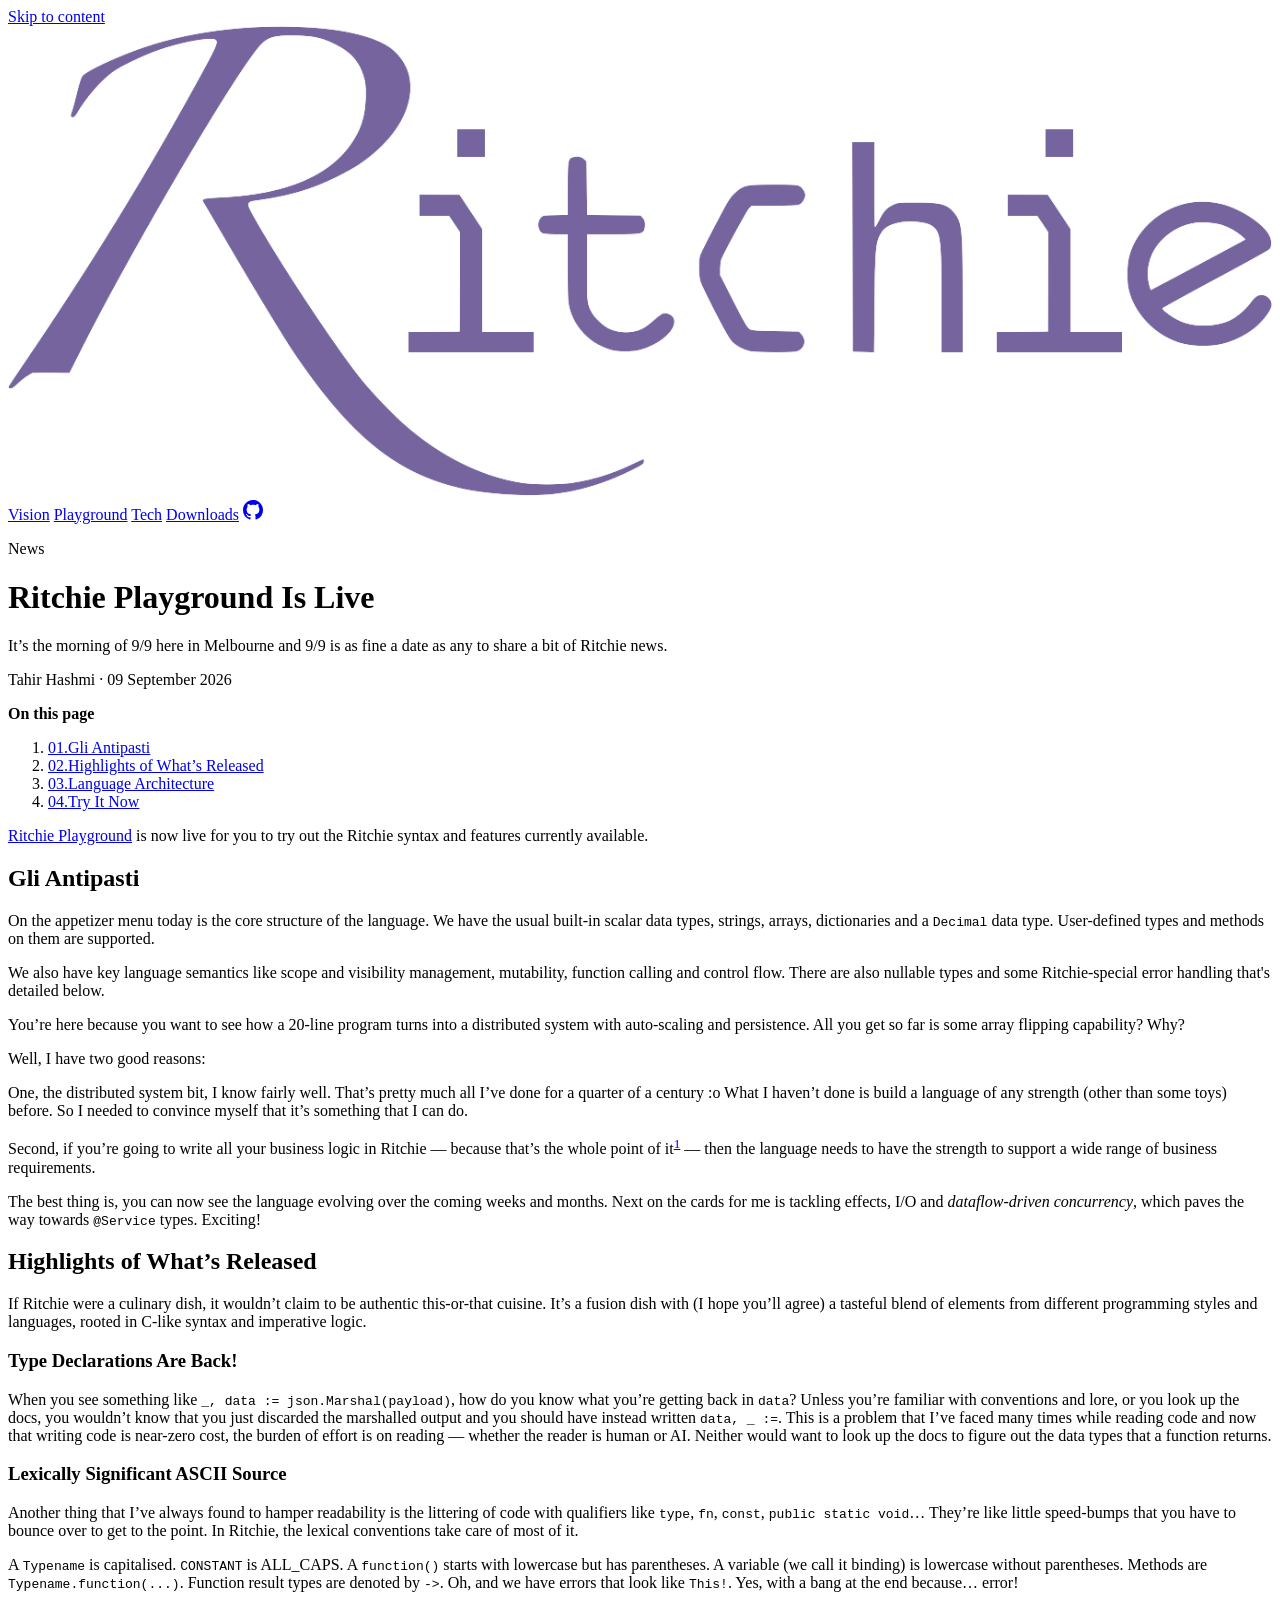
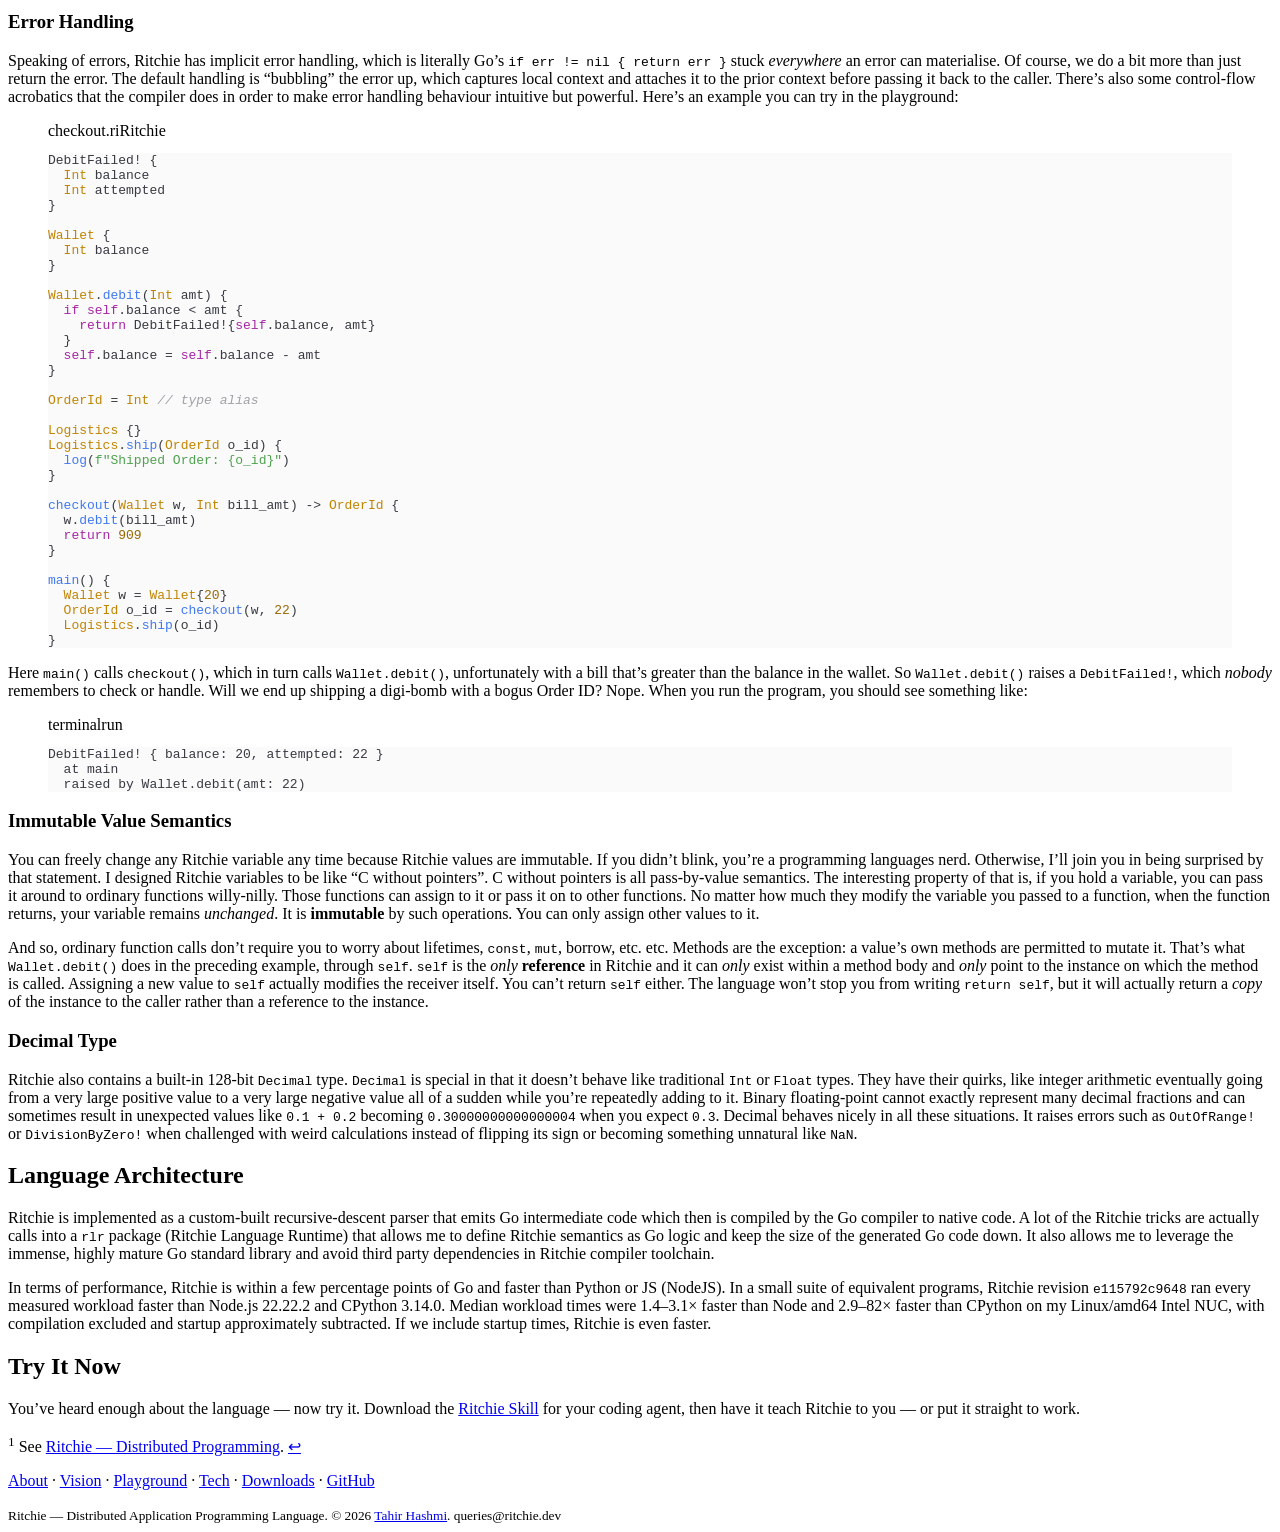
<file: news/playground-is-live/index.html>
<!doctype html>
<html lang="en-GB">
<head>
  <meta charset="utf-8">
  <meta name="viewport" content="width=device-width, initial-scale=1">
  <title>Ritchie Playground Is Live — Ritchie News</title>
  <meta name="description" content="The Ritchie Playground is live, with an early look at the language architecture, syntax and implicit error handling.">
  <meta name="author" content="Tahir Hashmi">
  <link rel="canonical" href="https://ritchie.dev/news/playground-is-live/">
  <meta property="og:type" content="article">
  <meta property="og:site_name" content="Ritchie">
  <meta property="og:title" content="Ritchie Playground Is Live">
  <meta property="og:description" content="The Ritchie Playground is live, with an early look at the language architecture, syntax and implicit error handling.">
  <meta property="og:url" content="https://ritchie.dev/news/playground-is-live/">
  <meta property="og:image" content="https://ritchie.dev/assets/social-card.png">
  <meta property="og:image:secure_url" content="https://ritchie.dev/assets/social-card.png">
  <meta property="og:image:type" content="image/png">
  <meta property="og:image:width" content="1200">
  <meta property="og:image:height" content="627">
  <meta property="og:image:alt" content="Ritchie — Distributed Application Programming Language">
  <meta property="article:published_time" content="2026-09-09">
  <meta name="twitter:card" content="summary_large_image">
  <meta name="twitter:title" content="Ritchie Playground Is Live">
  <meta name="twitter:description" content="The Ritchie Playground is live, with an early look at the language architecture, syntax and implicit error handling.">
  <meta name="twitter:image" content="https://ritchie.dev/assets/social-card.png">
  <meta name="twitter:image:alt" content="Ritchie — Distributed Application Programming Language">
  <meta name="color-scheme" content="light">
  <meta name="theme-color" content="#f3edf5">
  <meta name="theme-color" content="#1f2430" media="(prefers-color-scheme: dark)">
  <script type="application/ld+json">
  {
    "@context": "https://schema.org",
    "@type": "BreadcrumbList",
    "itemListElement": [
      {
        "@type": "ListItem",
        "position": 1,
        "name": "Home",
        "item": "https://ritchie.dev/"
      },
      {
        "@type": "ListItem",
        "position": 2,
        "name": "News",
        "item": "https://ritchie.dev/news/"
      },
      {
        "@type": "ListItem",
        "position": 3,
        "name": "Ritchie Playground Is Live",
        "item": "https://ritchie.dev/news/playground-is-live/"
      }
    ]
  }
  </script>
  <script type="application/ld+json">
  {
    "@context": "https://schema.org",
    "@type": "BlogPosting",
    "@id": "https://ritchie.dev/news/playground-is-live/#article",
    "url": "https://ritchie.dev/news/playground-is-live/",
    "mainEntityOfPage": "https://ritchie.dev/news/playground-is-live/",
    "headline": "Ritchie Playground Is Live",
    "description": "The Ritchie Playground is live, with an early look at the language architecture, syntax and implicit error handling.",
    "image": "https://ritchie.dev/assets/social-card.png",
    "datePublished": "2026-09-09",
    "dateModified": "2026-09-09",
    "author": {
      "@type": "Person",
      "name": "Tahir Hashmi"
    },
    "publisher": {
      "@type": "Person",
      "@id": "https://tahirhashmi.com/#person",
      "url": "https://tahirhashmi.com/",
      "name": "Tahir Hashmi"
    },
    "isPartOf": { "@id": "https://ritchie.dev/#website" },
    "inLanguage": "en-GB"
  }
  </script>
  <link rel="alternate" type="application/rss+xml" title="Ritchie" href="/rss.xml">
  <link rel="preload" href="/fonts/barlow-condensed-v13-latin-regular.woff2" as="font" type="font/woff2" crossorigin>
  <link rel="preload" href="/fonts/barlow-semi-condensed-v16-latin-regular.woff2" as="font" type="font/woff2" crossorigin>
  <link rel="preload" href="/fonts/IosevkaTerm-Latin.woff2" as="font" type="font/woff2" crossorigin>
  <link rel="stylesheet" href="https://ritchie.dev/assets/site.css?h=387929f6d5a299577a69">
</head>
<body>
  <a class="skip-link" href="#content">Skip to content</a>
  <header class="site-header">
    <div class="shell header-inner">
      <a class="brand" href="/" aria-label="Ritchie home">
        <span class="brand-image"><img src="/assets/Ritchie.1.png" alt="" style="width: 100%; aspect-ratio: 1373 / 510" /></span>
      </a>
      <nav class="site-nav" aria-label="Main navigation">
        <a href="/preview/">Vision</a>
        <a href="/playground/">Playground</a>
        <a href="/tech/">Tech</a>
        <a href="/downloads/">Downloads</a>
        <a class="nav-icon" href="https://github.com/codemartial/ritchie" aria-label="Ritchie on GitHub" title="GitHub">
          <svg viewBox="0 0 16 16" width="20" height="20" aria-hidden="true" focusable="false"><path fill="currentColor" d="M8 0c4.42 0 8 3.58 8 8a8.013 8.013 0 0 1-5.45 7.59c-.4.08-.55-.17-.55-.38 0-.27.01-1.13.01-2.2 0-.75-.25-1.23-.54-1.48 1.78-.2 3.65-.88 3.65-3.95 0-.88-.31-1.59-.82-2.15.08-.2.36-1.02-.08-2.12 0 0-.67-.22-2.2.82-.64-.18-1.32-.27-2-.27-.68 0-1.36.09-2 .27-1.53-1.03-2.2-.82-2.2-.82-.44 1.1-.16 1.92-.08 2.12-.51.56-.82 1.28-.82 2.15 0 3.06 1.86 3.75 3.64 3.95-.23.2-.44.55-.51 1.07-.46.21-1.61.55-2.33-.66-.15-.24-.6-.83-1.23-.82-.67.01-.27.38.01.53.34.19.73.9.82 1.13.16.45.68 1.31 2.69.94 0 .67.01 1.3.01 1.49 0 .21-.15.45-.55.38A7.995 7.995 0 0 1 0 8c0-4.42 3.58-8 8-8Z"/></svg>
        </a>
      </nav>
    </div>
  </header>

  <main id="content">
    <header class="page-hero">
      <div class="shell">
        <p class="eyebrow">News</p>
        <h1>Ritchie Playground Is Live</h1>
        <p class="lede">It’s the morning of 9/9 here in Melbourne and 9/9 is as fine a date as any to share a bit of Ritchie news.</p>
        <p class="document-meta">Tahir Hashmi · 09 September 2026</p>
      </div>
    </header>

    <div class="shell doc-layout">
      <aside class="toc" aria-label="On this page">
        <strong>On this page</strong>

        <ol>
          <li><a href="#what-you-didnt-ask-for"><span class="toc-index" aria-hidden="true">01.</span><span>Gli Antipasti</span></a></li>
          <li><a href="#release-highlights"><span class="toc-index" aria-hidden="true">02.</span><span>Highlights of What’s Released</span></a></li>
          <li><a href="#language-architecture"><span class="toc-index" aria-hidden="true">03.</span><span>Language Architecture</span></a></li>
          <li><a href="#try-it-now"><span class="toc-index" aria-hidden="true">04.</span><span>Try It Now</span></a></li>
        </ol>

      </aside>

      <article class="article rite-document">
<p><a href="/playground/">Ritchie Playground</a> is now live for you to try out the Ritchie syntax and features currently available.</p>
<section>
<h2 id="what-you-didnt-ask-for">Gli Antipasti</h2>
<p>On the appetizer menu today is the core structure of the language. We have the usual built-in scalar data types, strings, arrays, dictionaries and a <code>Decimal</code> data type. User-defined types and methods on them are supported.</p>
<p>We also have key language semantics like scope and visibility management, mutability, function calling and control flow. There are also nullable types and some Ritchie-special error handling that's detailed below.</p>
<p>You’re here because you want to see how a 20-line program turns into a distributed system with auto-scaling and persistence. All you get so far is some array flipping capability? Why?</p>
<p>Well, I have two good reasons:</p>
<p>One, the distributed system bit, I know fairly well. That’s pretty much all I’ve done for a quarter of a century :o What I haven’t done is build a language of any strength (other than some toys) before. So I needed to convince myself that it’s something that I can do.</p>
<p>Second, if you’re going to write all your business logic in Ritchie — because that’s the whole point of it<sup><a href="#footnote-1" id="footnote-1-reference">1</a></sup> — then the language needs to have the strength to support a wide range of business requirements.</p>
<p>The best thing is, you can now see the language evolving over the coming weeks and months. Next on the cards for me is tackling effects, I/O and <em>dataflow-driven concurrency</em>, which paves the way towards <code>@Service</code> types. Exciting!</p>
</section>
<section>
<h2 id="release-highlights">Highlights of What’s Released</h2>
<p>If Ritchie were a culinary dish, it wouldn’t claim to be authentic this-or-that cuisine. It’s a fusion dish with (I hope you’ll agree) a tasteful blend of elements from different programming styles and languages, rooted in C-like syntax and imperative logic.</p>
<h3 id="type-declarations-are-back">Type Declarations Are Back!</h3>
<p>When you see something like <code>_, data := json.Marshal(payload)</code>, how do you know what you’re getting back in <code>data</code>? Unless you’re familiar with conventions and lore, or you look up the docs, you wouldn’t know that you just discarded the marshalled output and you should have instead written <code>data, _ :=</code>. This is a problem that I’ve faced many times while reading code and now that writing code is near-zero cost, the burden of effort is on reading — whether the reader is human or AI. Neither would want to look up the docs to figure out the data types that a function returns.</p>
<h3 id="lexically-significant-ascii-source">Lexically Significant ASCII Source</h3>
<p>Another thing that I’ve always found to hamper readability is the littering of code with qualifiers like <code>type</code>, <code>fn</code>, <code>const</code>, <code>public static void</code>… They’re like little speed-bumps that you have to bounce over to get to the point. In Ritchie, the lexical conventions take care of most of it.</p>
<p>A <code>Typename</code> is capitalised. <code>CONSTANT</code> is ALL_CAPS. A <code>function()</code> starts with lowercase but has parentheses. A variable (we call it binding) is lowercase without parentheses. Methods are <code>Typename.function(...)</code>. Function result types are denoted by <code>-&gt;</code>. Oh, and we have errors that look like <code>This!</code>. Yes, with a bang at the end because… error!</p>
<h3 id="error-handling">Error Handling</h3>
<p>Speaking of errors, Ritchie has implicit error handling, which is literally Go’s <code>if err != nil { return err }</code> stuck <em>everywhere</em> an error can materialise. Of course, we do a bit more than just return the error. The default handling is “bubbling” the error up, which captures local context and attaches it to the prior context before passing it back to the caller. There’s also some control-flow acrobatics that the compiler does in order to make error handling behaviour intuitive but powerful. Here’s an example you can try in the playground:</p>
<figure class="code-window">
<figcaption class="code-window-bar"><span>checkout.ri</span><span>Ritchie</span></figcaption>

<pre class="giallo" style="color: #383A42; background-color: #FAFAFA;" ><code data-lang="Ritchie" data-file="checkout.ri"><span class="giallo-l"><span>DebitFailed! {</span></span>
<span class="giallo-l"><span style="color: #C18401;">  Int</span><span> balance</span></span>
<span class="giallo-l"><span style="color: #C18401;">  Int</span><span> attempted</span></span>
<span class="giallo-l"><span>}</span></span>
<span class="giallo-l"></span>
<span class="giallo-l"><span style="color: #C18401;">Wallet</span><span> {</span></span>
<span class="giallo-l"><span style="color: #C18401;">  Int</span><span> balance</span></span>
<span class="giallo-l"><span>}</span></span>
<span class="giallo-l"></span>
<span class="giallo-l"><span style="color: #C18401;">Wallet</span><span>.</span><span style="color: #4078F2;">debit</span><span>(</span><span style="color: #C18401;">Int</span><span> amt) {</span></span>
<span class="giallo-l"><span style="color: #A626A4;">  if self</span><span>.balance &lt; amt {</span></span>
<span class="giallo-l"><span style="color: #A626A4;">    return</span><span> DebitFailed!{</span><span style="color: #A626A4;">self</span><span>.balance, amt}</span></span>
<span class="giallo-l"><span>  }</span></span>
<span class="giallo-l"><span style="color: #A626A4;">  self</span><span>.balance =</span><span style="color: #A626A4;"> self</span><span>.balance - amt</span></span>
<span class="giallo-l"><span>}</span></span>
<span class="giallo-l"></span>
<span class="giallo-l"><span style="color: #C18401;">OrderId</span><span> =</span><span style="color: #C18401;"> Int</span><span style="color: #A0A1A7;font-style: italic;"> // type alias</span></span>
<span class="giallo-l"></span>
<span class="giallo-l"><span style="color: #C18401;">Logistics</span><span> {}</span></span>
<span class="giallo-l"><span style="color: #C18401;">Logistics</span><span>.</span><span style="color: #4078F2;">ship</span><span>(</span><span style="color: #C18401;">OrderId</span><span> o_id) {</span></span>
<span class="giallo-l"><span style="color: #4078F2;">  log</span><span>(</span><span style="color: #50A14F;">f&quot;Shipped Order: {o_id}&quot;</span><span>)</span></span>
<span class="giallo-l"><span>}</span></span>
<span class="giallo-l"></span>
<span class="giallo-l"><span style="color: #4078F2;">checkout</span><span>(</span><span style="color: #C18401;">Wallet</span><span> w, </span><span style="color: #C18401;">Int</span><span> bill_amt) -&gt;</span><span style="color: #C18401;"> OrderId</span><span> {</span></span>
<span class="giallo-l"><span>  w.</span><span style="color: #4078F2;">debit</span><span>(bill_amt)</span></span>
<span class="giallo-l"><span style="color: #A626A4;">  return</span><span style="color: #986801;"> 909</span></span>
<span class="giallo-l"><span>}</span></span>
<span class="giallo-l"></span>
<span class="giallo-l"><span style="color: #4078F2;">main</span><span>() {</span></span>
<span class="giallo-l"><span style="color: #C18401;">  Wallet</span><span> w =</span><span style="color: #C18401;"> Wallet</span><span>{</span><span style="color: #986801;">20</span><span>}</span></span>
<span class="giallo-l"><span style="color: #C18401;">  OrderId</span><span> o_id =</span><span style="color: #4078F2;"> checkout</span><span>(w, </span><span style="color: #986801;">22</span><span>)</span></span>
<span class="giallo-l"><span style="color: #C18401;">  Logistics</span><span>.</span><span style="color: #4078F2;">ship</span><span>(o_id)</span></span>
<span class="giallo-l"><span>}</span></span></code></pre>

</figure><p>Here <code>main()</code> calls <code>checkout()</code>, which in turn calls <code>Wallet.debit()</code>, unfortunately with a bill that’s greater than the balance in the wallet. So <code>Wallet.debit()</code> raises a <code>DebitFailed!</code>, which <em>nobody</em> remembers to check or handle. Will we end up shipping a digi-bomb with a bogus Order ID? Nope. When you run the program, you should see something like:</p>
<figure class="code-window">
<figcaption class="code-window-bar"><span>terminal</span><span>run</span></figcaption>

<pre class="giallo" style="color: #383A42; background-color: #FAFAFA;" ><code data-lang="plain" data-file="terminal" data-title="run"><span class="giallo-l"><span>DebitFailed! { balance: 20, attempted: 22 }</span></span>
<span class="giallo-l"><span>  at main</span></span>
<span class="giallo-l"><span>  raised by Wallet.debit(amt: 22)</span></span></code></pre>

</figure><h3 id="immutable-value-semantics">Immutable Value Semantics</h3>
<p>You can freely change any Ritchie variable any time because Ritchie values are immutable. If you didn’t blink, you’re a programming languages nerd. Otherwise, I’ll join you in being surprised by that statement. I designed Ritchie variables to be like “C without pointers”. C without pointers is all pass-by-value semantics. The interesting property of that is, if you hold a variable, you can pass it around to ordinary functions willy-nilly. Those functions can assign to it or pass it on to other functions. No matter how much they modify the variable you passed to a function, when the function returns, your variable remains <em>unchanged</em>. It is <strong>immutable</strong> by such operations. You can only assign other values to it.</p>
<p>And so, ordinary function calls don’t require you to worry about lifetimes, <code>const</code>, <code>mut</code>, borrow, etc. etc. Methods are the exception: a value’s own methods are permitted to mutate it. That’s what <code>Wallet.debit()</code> does in the preceding example, through <code>self</code>. <code>self</code> is the <em>only</em> <strong>reference</strong> in Ritchie and it can <em>only</em> exist within a method body and <em>only</em> point to the instance on which the method is called. Assigning a new value to <code>self</code> actually modifies the receiver itself. You can’t return <code>self</code> either. The language won’t stop you from writing <code>return self</code>, but it will actually return a <em>copy</em> of the instance to the caller rather than a reference to the instance.</p>
<h3 id="decimal-type">Decimal Type</h3>
<p>Ritchie also contains a built-in 128-bit <code>Decimal</code> type. <code>Decimal</code> is special in that it doesn’t behave like traditional <code>Int</code> or <code>Float</code> types. They have their quirks, like integer arithmetic eventually going from a very large positive value to a very large negative value all of a sudden while you’re repeatedly adding to it. Binary floating-point cannot exactly represent many decimal fractions and can sometimes result in unexpected values like <code>0.1 + 0.2</code> becoming <code>0.30000000000000004</code> when you expect <code>0.3</code>. Decimal behaves nicely in all these situations. It raises errors such as <code>OutOfRange!</code> or <code>DivisionByZero!</code> when challenged with weird calculations instead of flipping its sign or becoming something unnatural like <code>NaN</code>.</p>
</section>
<section>
<h2 id="language-architecture">Language Architecture</h2>
<p>Ritchie is implemented as a custom-built recursive-descent parser that emits Go intermediate code which then is compiled by the Go compiler to native code. A lot of the Ritchie tricks are actually calls into a <code>rlr</code> package (Ritchie Language Runtime) that allows me to define Ritchie semantics as Go logic and keep the size of the generated Go code down. It also allows me to leverage the immense, highly mature Go standard library and avoid third party dependencies in Ritchie compiler toolchain.</p>
<p>In terms of performance, Ritchie is within a few percentage points of Go and faster than Python or JS (NodeJS). In a small suite of equivalent programs, Ritchie revision <code>e115792c9648</code> ran every measured workload faster than Node.js 22.22.2 and CPython 3.14.0. Median workload times were 1.4–3.1× faster than Node and 2.9–82× faster than CPython on my Linux/amd64 Intel NUC, with compilation excluded and startup approximately subtracted. If we include startup times, Ritchie is even faster.</p>
</section>
<section>
<h2 id="try-it-now">Try It Now</h2>
<p>You’ve heard enough about the language — now try it. Download the <a href="/skill/">Ritchie Skill</a> for your coding agent, then have it teach Ritchie to you — or put it straight to work.</p>
</section>
<footer id="footnote-1">
<p><sup>1</sup> See <a href="https://tahirhashmi.com/posts/ritchie-distributed-programming/">Ritchie — Distributed Programming</a>. <a href="#footnote-1-reference" aria-label="Back to reference 1">↩</a></p>
</footer>

      </article>
    </div>
  </main>

  <footer class="site-footer">
    <div class="shell footer-inner">
      <p><a href="/">About</a> · <a href="/preview/">Vision</a> · <a href="/playground/">Playground</a> · <a href="/tech/">Tech</a> · <a href="/downloads/">Downloads</a> · <a href="https://github.com/codemartial/ritchie">GitHub</a></p>
      <small>Ritchie — Distributed Application Programming Language. © 2026 <a href="https://tahirhashmi.com">Tahir Hashmi</a>. queries@ritchie.dev</small>
    </div>
  </footer>
</body>
</html>
</file>
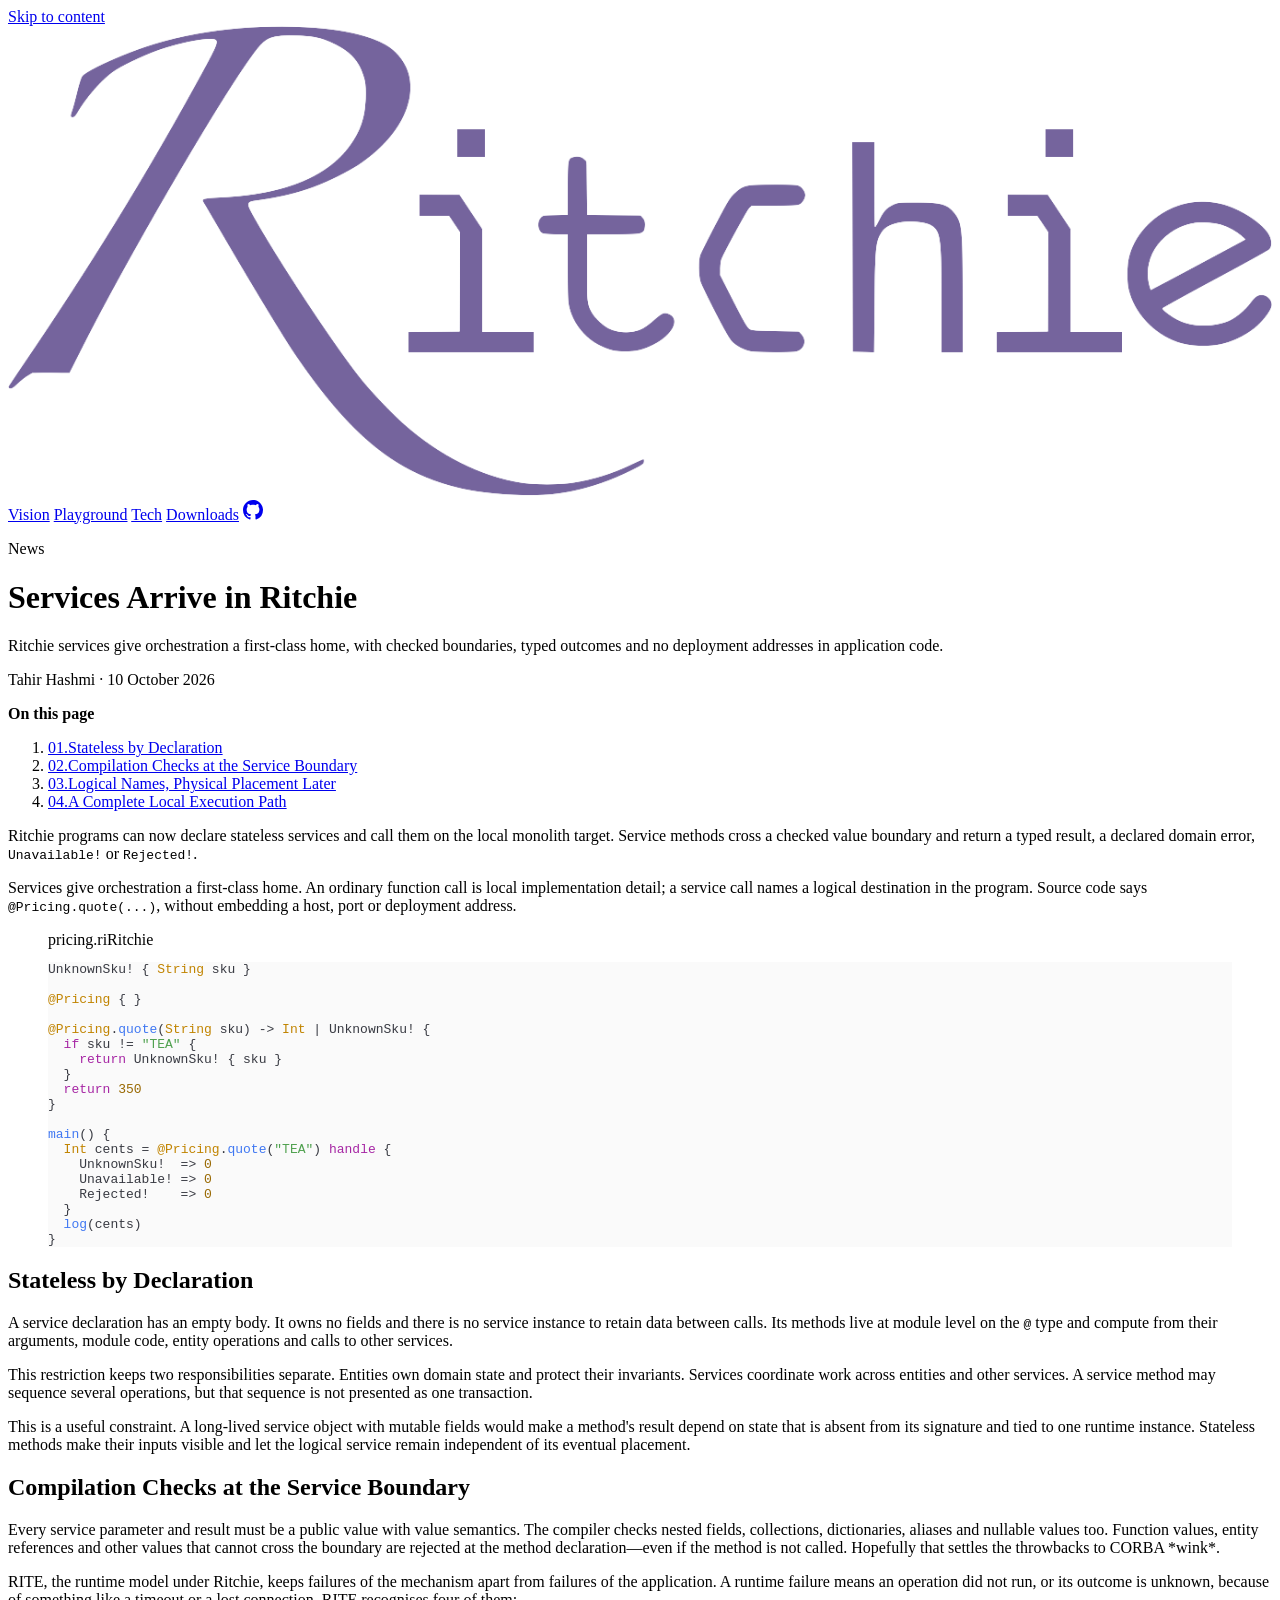
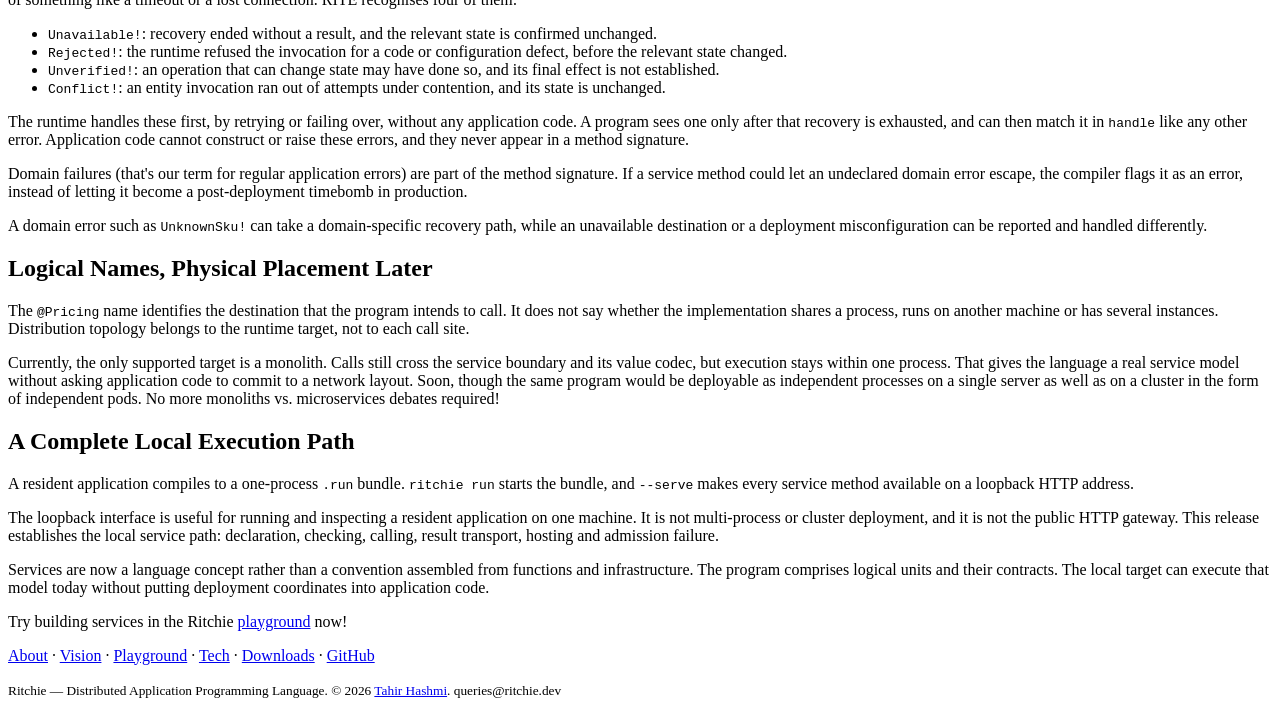
<file: news/services-arrive-in-ritchie/index.html>
<!doctype html>
<html lang="en-GB">
<head>
  <meta charset="utf-8">
  <meta name="viewport" content="width=device-width, initial-scale=1">
  <title>Services Arrive in Ritchie — Ritchie News</title>
  <meta name="description" content="Ritchie programs can now declare and call stateless services on a local monolith target.">
  <meta name="author" content="Tahir Hashmi">
  <link rel="canonical" href="https://ritchie.dev/news/services-arrive-in-ritchie/">
  <meta property="og:type" content="article">
  <meta property="og:site_name" content="Ritchie">
  <meta property="og:title" content="Services Arrive in Ritchie">
  <meta property="og:description" content="Ritchie programs can now declare and call stateless services on a local monolith target.">
  <meta property="og:url" content="https://ritchie.dev/news/services-arrive-in-ritchie/">
  <meta property="og:image" content="https://ritchie.dev/assets/social-card.png">
  <meta property="og:image:secure_url" content="https://ritchie.dev/assets/social-card.png">
  <meta property="og:image:type" content="image/png">
  <meta property="og:image:width" content="1200">
  <meta property="og:image:height" content="627">
  <meta property="og:image:alt" content="Ritchie — Distributed Application Programming Language">
  <meta property="article:published_time" content="2026-10-10">
  <meta name="twitter:card" content="summary_large_image">
  <meta name="twitter:title" content="Services Arrive in Ritchie">
  <meta name="twitter:description" content="Ritchie programs can now declare and call stateless services on a local monolith target.">
  <meta name="twitter:image" content="https://ritchie.dev/assets/social-card.png">
  <meta name="twitter:image:alt" content="Ritchie — Distributed Application Programming Language">
  <meta name="color-scheme" content="light">
  <meta name="theme-color" content="#f3edf5">
  <meta name="theme-color" content="#1f2430" media="(prefers-color-scheme: dark)">
  <script type="application/ld+json">
  {
    "@context": "https://schema.org",
    "@type": "BreadcrumbList",
    "itemListElement": [
      {
        "@type": "ListItem",
        "position": 1,
        "name": "Home",
        "item": "https://ritchie.dev/"
      },
      {
        "@type": "ListItem",
        "position": 2,
        "name": "News",
        "item": "https://ritchie.dev/news/"
      },
      {
        "@type": "ListItem",
        "position": 3,
        "name": "Services Arrive in Ritchie",
        "item": "https://ritchie.dev/news/services-arrive-in-ritchie/"
      }
    ]
  }
  </script>
  <script type="application/ld+json">
  {
    "@context": "https://schema.org",
    "@type": "BlogPosting",
    "@id": "https://ritchie.dev/news/services-arrive-in-ritchie/#article",
    "url": "https://ritchie.dev/news/services-arrive-in-ritchie/",
    "mainEntityOfPage": "https://ritchie.dev/news/services-arrive-in-ritchie/",
    "headline": "Services Arrive in Ritchie",
    "description": "Ritchie programs can now declare and call stateless services on a local monolith target.",
    "image": "https://ritchie.dev/assets/social-card.png",
    "datePublished": "2026-10-10",
    "dateModified": "2026-10-10",
    "author": {
      "@type": "Person",
      "name": "Tahir Hashmi"
    },
    "publisher": {
      "@type": "Person",
      "@id": "https://tahirhashmi.com/#person",
      "url": "https://tahirhashmi.com/",
      "name": "Tahir Hashmi"
    },
    "isPartOf": { "@id": "https://ritchie.dev/#website" },
    "inLanguage": "en-GB"
  }
  </script>
  <link rel="alternate" type="application/rss+xml" title="Ritchie" href="/rss.xml">
  <link rel="preload" href="/fonts/barlow-condensed-v13-latin-regular.woff2" as="font" type="font/woff2" crossorigin>
  <link rel="preload" href="/fonts/barlow-semi-condensed-v16-latin-regular.woff2" as="font" type="font/woff2" crossorigin>
  <link rel="preload" href="/fonts/IosevkaTerm-Latin.woff2" as="font" type="font/woff2" crossorigin>
  <link rel="stylesheet" href="https://ritchie.dev/assets/site.css?h=387929f6d5a299577a69">
</head>
<body>
  <a class="skip-link" href="#content">Skip to content</a>
  <header class="site-header">
    <div class="shell header-inner">
      <a class="brand" href="/" aria-label="Ritchie home">
        <span class="brand-image"><img src="/assets/Ritchie.1.png" alt="" style="width: 100%; aspect-ratio: 1373 / 510" /></span>
      </a>
      <nav class="site-nav" aria-label="Main navigation">
        <a href="/preview/">Vision</a>
        <a href="/playground/">Playground</a>
        <a href="/tech/">Tech</a>
        <a href="/downloads/">Downloads</a>
        <a class="nav-icon" href="https://github.com/codemartial/ritchie" aria-label="Ritchie on GitHub" title="GitHub">
          <svg viewBox="0 0 16 16" width="20" height="20" aria-hidden="true" focusable="false"><path fill="currentColor" d="M8 0c4.42 0 8 3.58 8 8a8.013 8.013 0 0 1-5.45 7.59c-.4.08-.55-.17-.55-.38 0-.27.01-1.13.01-2.2 0-.75-.25-1.23-.54-1.48 1.78-.2 3.65-.88 3.65-3.95 0-.88-.31-1.59-.82-2.15.08-.2.36-1.02-.08-2.12 0 0-.67-.22-2.2.82-.64-.18-1.32-.27-2-.27-.68 0-1.36.09-2 .27-1.53-1.03-2.2-.82-2.2-.82-.44 1.1-.16 1.92-.08 2.12-.51.56-.82 1.28-.82 2.15 0 3.06 1.86 3.75 3.64 3.95-.23.2-.44.55-.51 1.07-.46.21-1.61.55-2.33-.66-.15-.24-.6-.83-1.23-.82-.67.01-.27.38.01.53.34.19.73.9.82 1.13.16.45.68 1.31 2.69.94 0 .67.01 1.3.01 1.49 0 .21-.15.45-.55.38A7.995 7.995 0 0 1 0 8c0-4.42 3.58-8 8-8Z"/></svg>
        </a>
      </nav>
    </div>
  </header>

  <main id="content">
    <header class="page-hero">
      <div class="shell">
        <p class="eyebrow">News</p>
        <h1>Services Arrive in Ritchie</h1>
        <p class="lede">Ritchie services give orchestration a first-class home, with checked boundaries, typed outcomes and no deployment addresses in application code.</p>
        <p class="document-meta">Tahir Hashmi · 10 October 2026</p>
      </div>
    </header>

    <div class="shell doc-layout">
      <aside class="toc" aria-label="On this page">
        <strong>On this page</strong>

        <ol>
          <li><a href="#stateless-by-declaration"><span class="toc-index" aria-hidden="true">01.</span><span>Stateless by Declaration</span></a></li>
          <li><a href="#compilation-checks-at-the-service-boundary"><span class="toc-index" aria-hidden="true">02.</span><span>Compilation Checks at the Service Boundary</span></a></li>
          <li><a href="#logical-names-physical-placement-later"><span class="toc-index" aria-hidden="true">03.</span><span>Logical Names, Physical Placement Later</span></a></li>
          <li><a href="#a-complete-local-execution-path"><span class="toc-index" aria-hidden="true">04.</span><span>A Complete Local Execution Path</span></a></li>
        </ol>

      </aside>

      <article class="article rite-document">
<p>Ritchie programs can now declare stateless services and call them on the local monolith target. Service methods cross a checked value boundary and return a typed result, a declared domain error, <code>Unavailable!</code> or <code>Rejected!</code>.</p>
<p>Services give orchestration a first-class home. An ordinary function call is local implementation detail; a service call names a logical destination in the program. Source code says <code>@Pricing.quote(...)</code>, without embedding a host, port or deployment address.</p>
<figure class="code-window">
<figcaption class="code-window-bar"><span>pricing.ri</span><span>Ritchie</span></figcaption>

<pre class="giallo" style="color: #383A42; background-color: #FAFAFA;" ><code data-lang="Ritchie" data-file="pricing.ri"><span class="giallo-l"><span>UnknownSku! { </span><span style="color: #C18401;">String</span><span> sku }</span></span>
<span class="giallo-l"></span>
<span class="giallo-l"><span style="color: #C18401;">@Pricing</span><span> { }</span></span>
<span class="giallo-l"></span>
<span class="giallo-l"><span style="color: #C18401;">@Pricing</span><span>.</span><span style="color: #4078F2;">quote</span><span>(</span><span style="color: #C18401;">String</span><span> sku) -&gt;</span><span style="color: #C18401;"> Int</span><span> | UnknownSku! {</span></span>
<span class="giallo-l"><span style="color: #A626A4;">  if</span><span> sku !=</span><span style="color: #50A14F;"> &quot;TEA&quot;</span><span> {</span></span>
<span class="giallo-l"><span style="color: #A626A4;">    return</span><span> UnknownSku! { sku }</span></span>
<span class="giallo-l"><span>  }</span></span>
<span class="giallo-l"><span style="color: #A626A4;">  return</span><span style="color: #986801;"> 350</span></span>
<span class="giallo-l"><span>}</span></span>
<span class="giallo-l"></span>
<span class="giallo-l"><span style="color: #4078F2;">main</span><span>() {</span></span>
<span class="giallo-l"><span style="color: #C18401;">  Int</span><span> cents =</span><span style="color: #C18401;"> @Pricing</span><span>.</span><span style="color: #4078F2;">quote</span><span>(</span><span style="color: #50A14F;">&quot;TEA&quot;</span><span>) </span><span style="color: #A626A4;">handle</span><span> {</span></span>
<span class="giallo-l"><span>    UnknownSku!  =&gt;</span><span style="color: #986801;"> 0</span></span>
<span class="giallo-l"><span>    Unavailable! =&gt;</span><span style="color: #986801;"> 0</span></span>
<span class="giallo-l"><span>    Rejected!    =&gt;</span><span style="color: #986801;"> 0</span></span>
<span class="giallo-l"><span>  }</span></span>
<span class="giallo-l"><span style="color: #4078F2;">  log</span><span>(cents)</span></span>
<span class="giallo-l"><span>}</span></span></code></pre>

</figure><h2 id="stateless-by-declaration">Stateless by Declaration</h2>
<p>A service declaration has an empty body. It owns no fields and there is no service instance to retain data between calls. Its methods live at module level on the <code>@</code> type and compute from their arguments, module code, entity operations and calls to other services.</p>
<p>This restriction keeps two responsibilities separate. Entities own domain state and protect their invariants. Services coordinate work across entities and other services. A service method may sequence several operations, but that sequence is not presented as one transaction.</p>
<p>This is a useful constraint. A long-lived service object with mutable fields would make a method's result depend on state that is absent from its signature and tied to one runtime instance. Stateless methods make their inputs visible and let the logical service remain independent of its eventual placement.</p>
<h2 id="compilation-checks-at-the-service-boundary">Compilation Checks at the Service Boundary</h2>
<p>Every service parameter and result must be a public value with value semantics. The compiler checks nested fields, collections, dictionaries, aliases and nullable values too. Function values, entity references and other values that cannot cross the boundary are rejected at the method declaration—even if the method is not called. Hopefully that settles the throwbacks to CORBA *wink*.</p>
<p>RITE, the runtime model under Ritchie, keeps failures of the mechanism apart from failures of the application. A runtime failure means an operation did not run, or its outcome is unknown, because of something like a timeout or a lost connection. RITE recognises four of them:</p>
<ul>
<li><code>Unavailable!</code>: recovery ended without a result, and the relevant state is confirmed unchanged.</li>
<li><code>Rejected!</code>: the runtime refused the invocation for a code or configuration defect, before the relevant state changed.</li>
<li><code>Unverified!</code>: an operation that can change state may have done so, and its final effect is not established.</li>
<li><code>Conflict!</code>: an entity invocation ran out of attempts under contention, and its state is unchanged.</li>
</ul>
<p>The runtime handles these first, by retrying or failing over, without any application code. A program sees one only after that recovery is exhausted, and can then match it in <code>handle</code> like any other error. Application code cannot construct or raise these errors, and they never appear in a method signature.</p>
<p>Domain failures (that's our term for regular application errors) are part of the method signature. If a service method could let an undeclared domain error escape, the compiler flags it as an error, instead of letting it become a post-deployment timebomb in production.</p>
<p>A domain error such as <code>UnknownSku!</code> can take a domain-specific recovery path, while an unavailable destination or a deployment misconfiguration can be reported and handled differently.</p>
<h2 id="logical-names-physical-placement-later">Logical Names, Physical Placement Later</h2>
<p>The <code>@Pricing</code> name identifies the destination that the program intends to call. It does not say whether the implementation shares a process, runs on another machine or has several instances. Distribution topology belongs to the runtime target, not to each call site.</p>
<p>Currently, the only supported target is a monolith. Calls still cross the service boundary and its value codec, but execution stays within one process. That gives the language a real service model without asking application code to commit to a network layout. Soon, though the same program would be deployable as independent processes on a single server as well as on a cluster in the form of independent pods. No more monoliths vs. microservices debates required!</p>
<h2 id="a-complete-local-execution-path">A Complete Local Execution Path</h2>
<p>A resident application compiles to a one-process <code>.run</code> bundle. <code>ritchie run</code> starts the bundle, and <code>--serve</code> makes every service method available on a loopback HTTP address.</p>
<p>The loopback interface is useful for running and inspecting a resident application on one machine. It is not multi-process or cluster deployment, and it is not the public HTTP gateway. This release establishes the local service path: declaration, checking, calling, result transport, hosting and admission failure.</p>
<p>Services are now a language concept rather than a convention assembled from functions and infrastructure. The program comprises logical units and their contracts. The local target can execute that model today without putting deployment coordinates into application code.</p>
<p>Try building services in the Ritchie <a href="/playground/?example=service-endpoints">playground</a> now!</p>

      </article>
    </div>
  </main>

  <footer class="site-footer">
    <div class="shell footer-inner">
      <p><a href="/">About</a> · <a href="/preview/">Vision</a> · <a href="/playground/">Playground</a> · <a href="/tech/">Tech</a> · <a href="/downloads/">Downloads</a> · <a href="https://github.com/codemartial/ritchie">GitHub</a></p>
      <small>Ritchie — Distributed Application Programming Language. © 2026 <a href="https://tahirhashmi.com">Tahir Hashmi</a>. queries@ritchie.dev</small>
    </div>
  </footer>
</body>
</html>
</file>
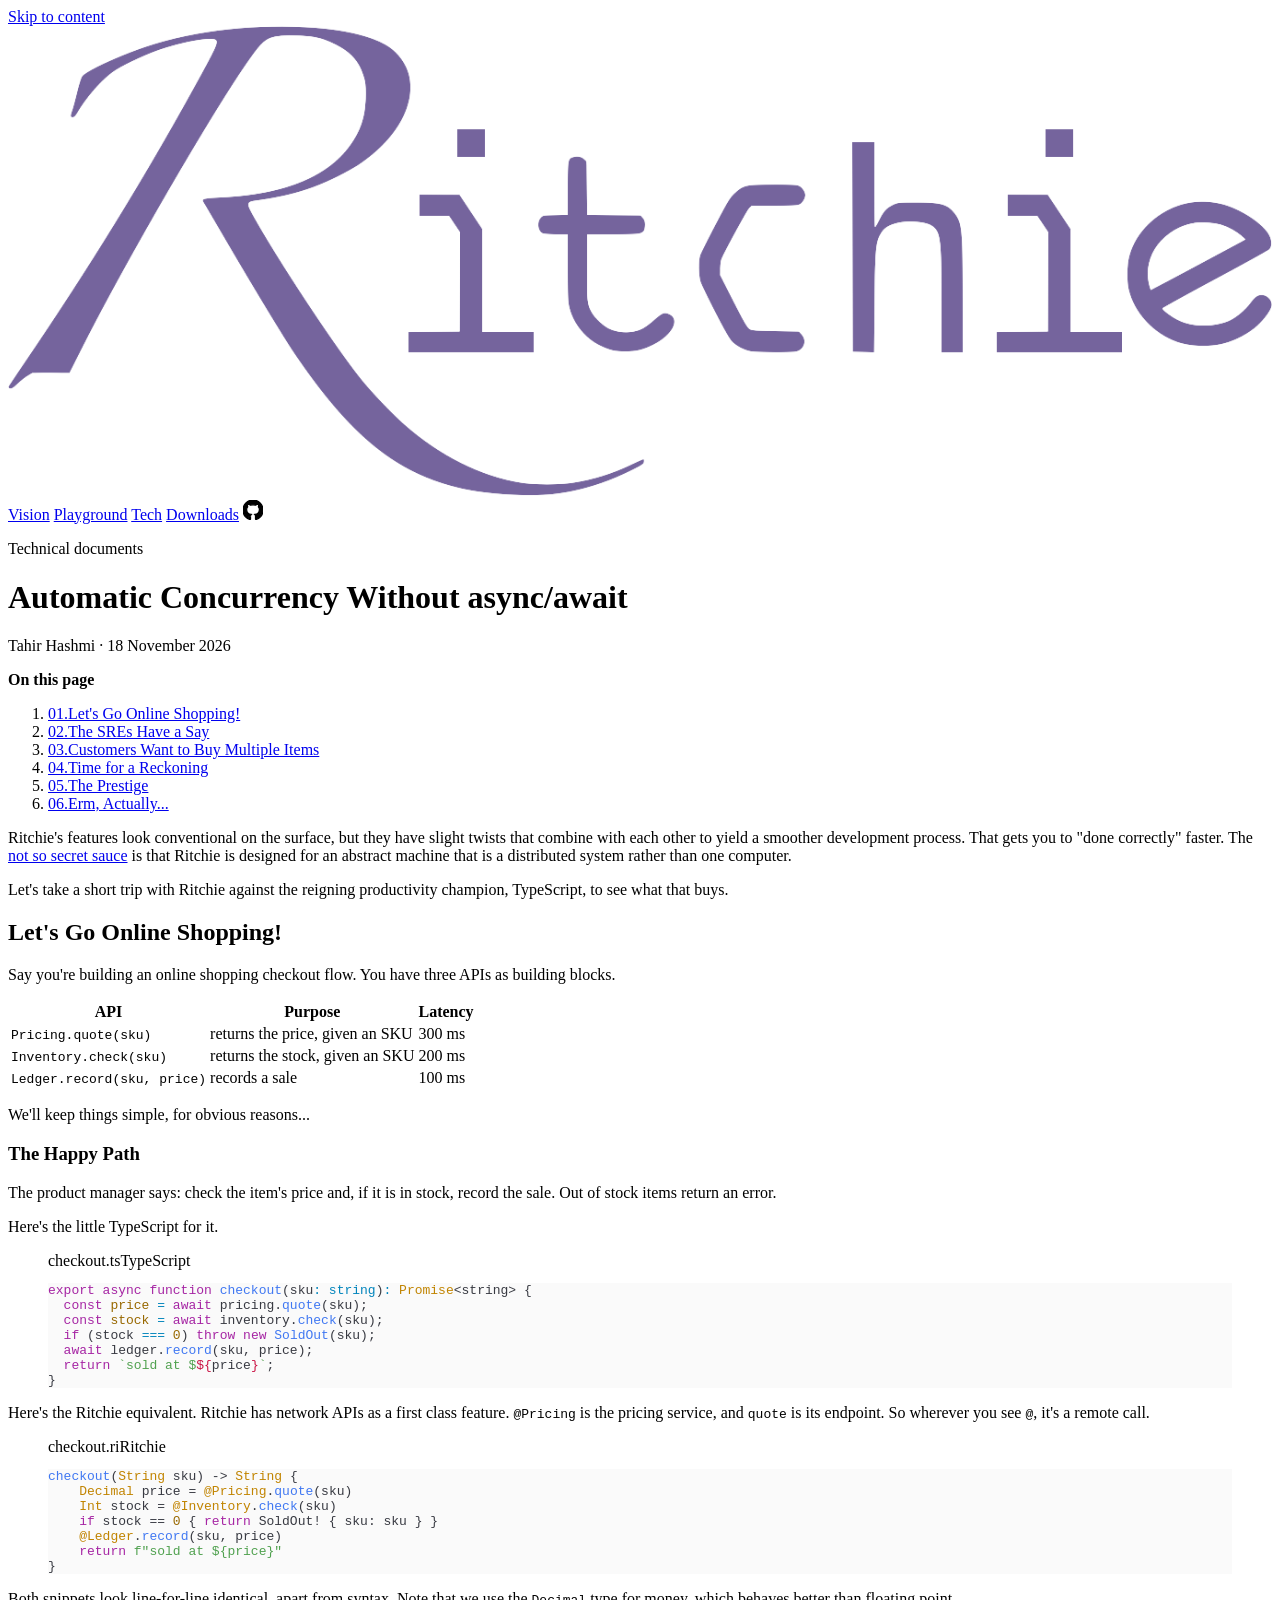
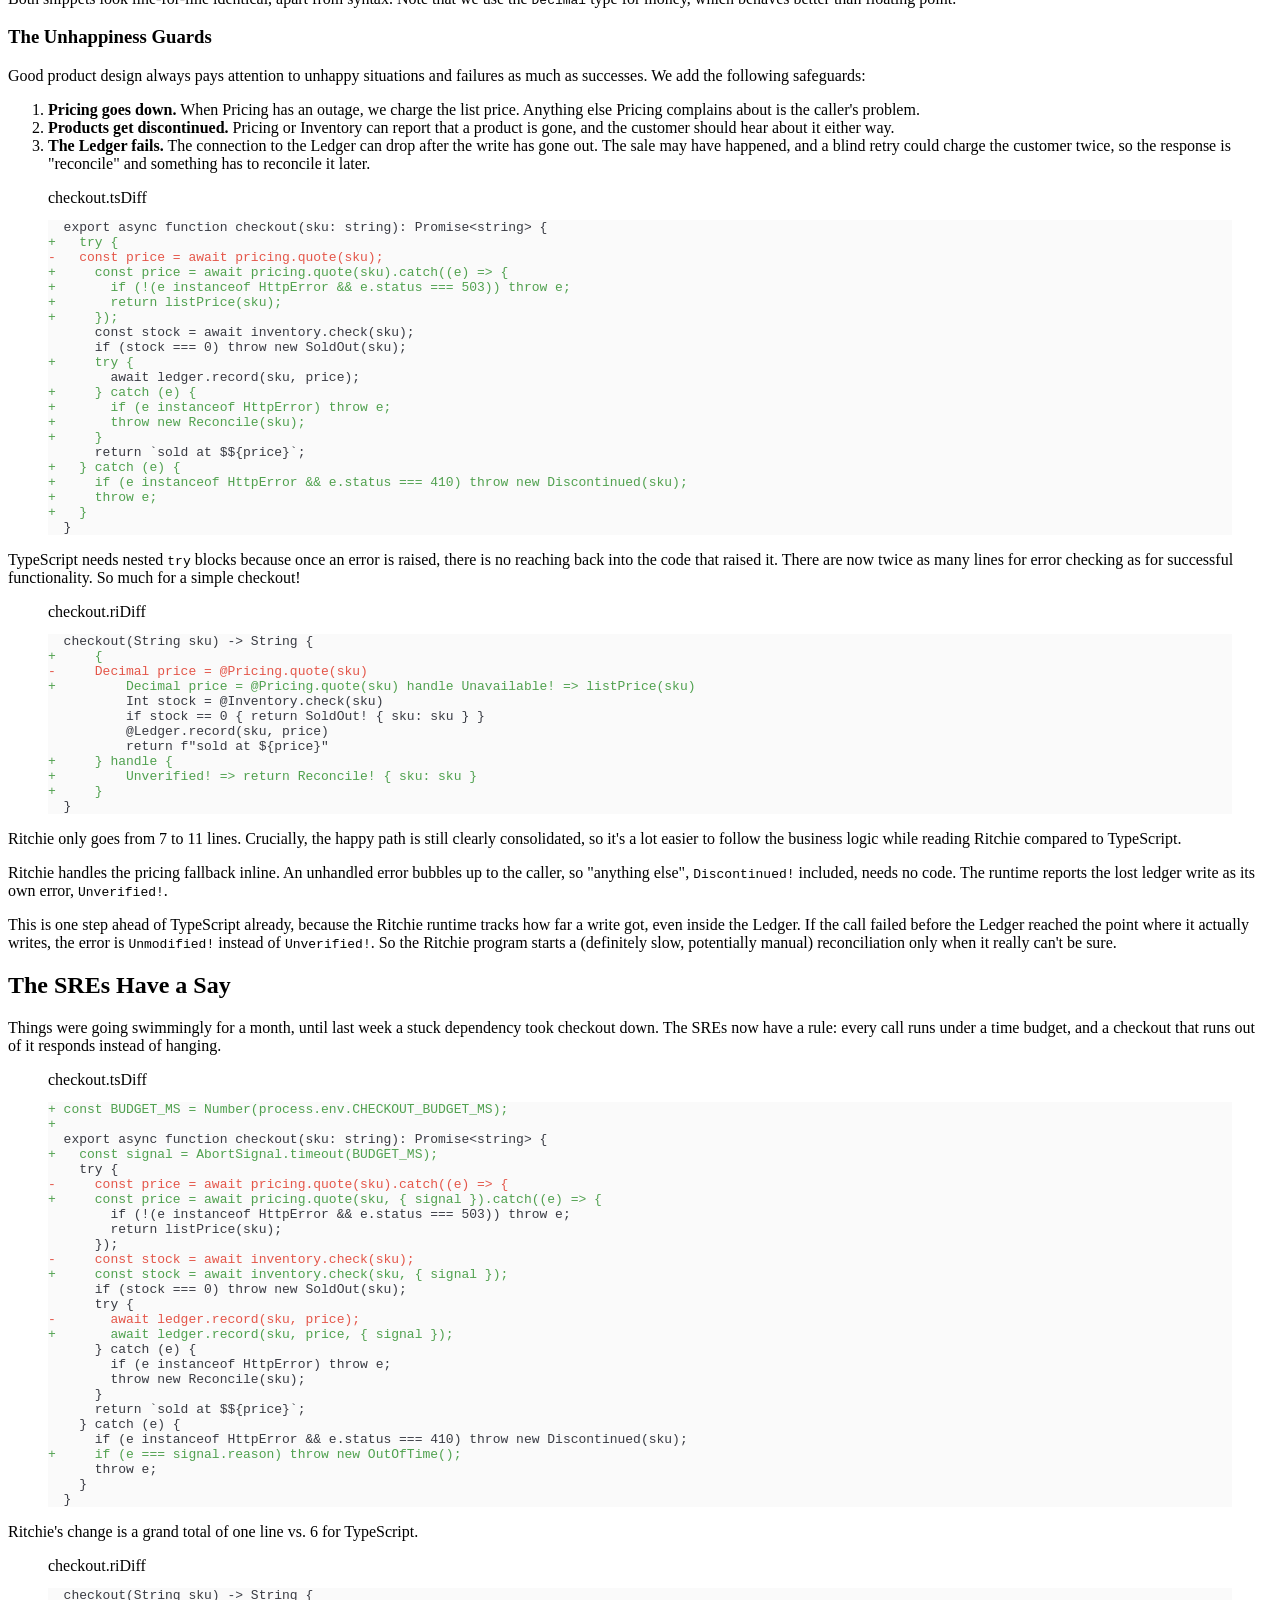
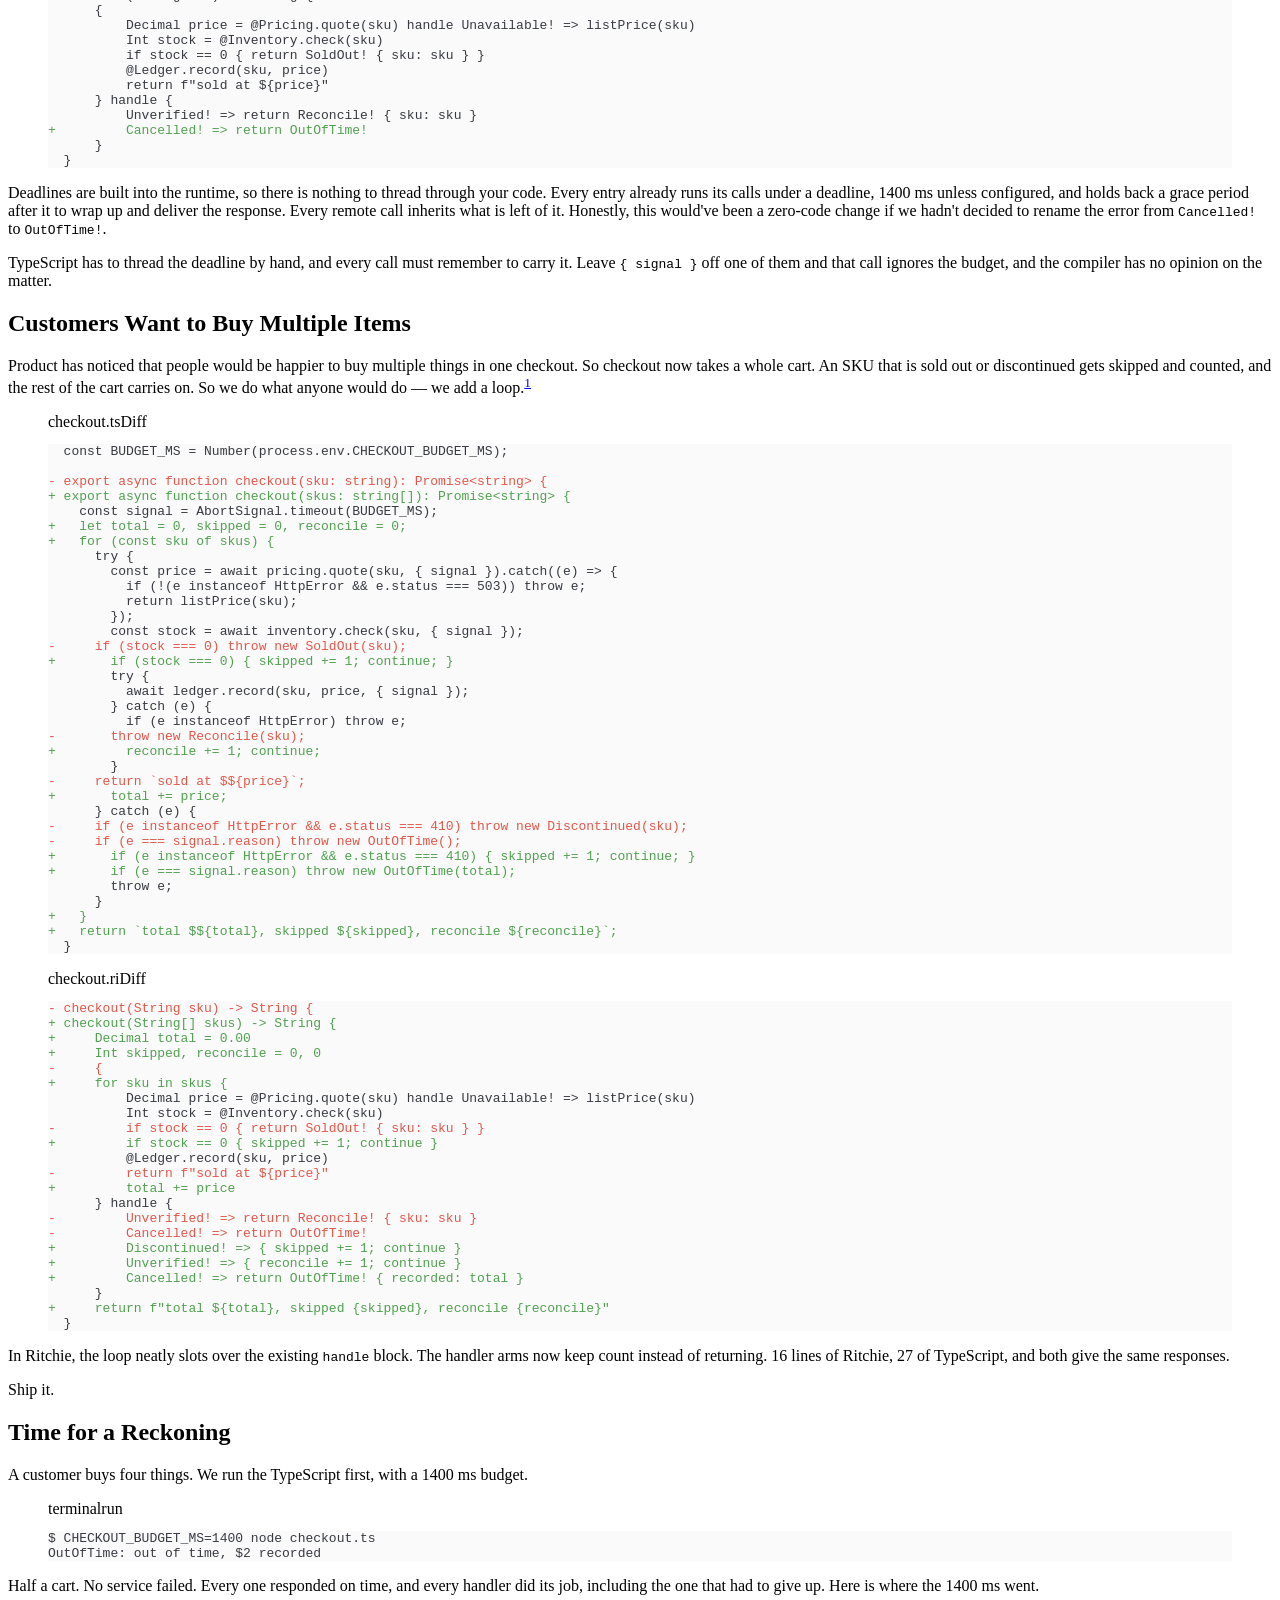
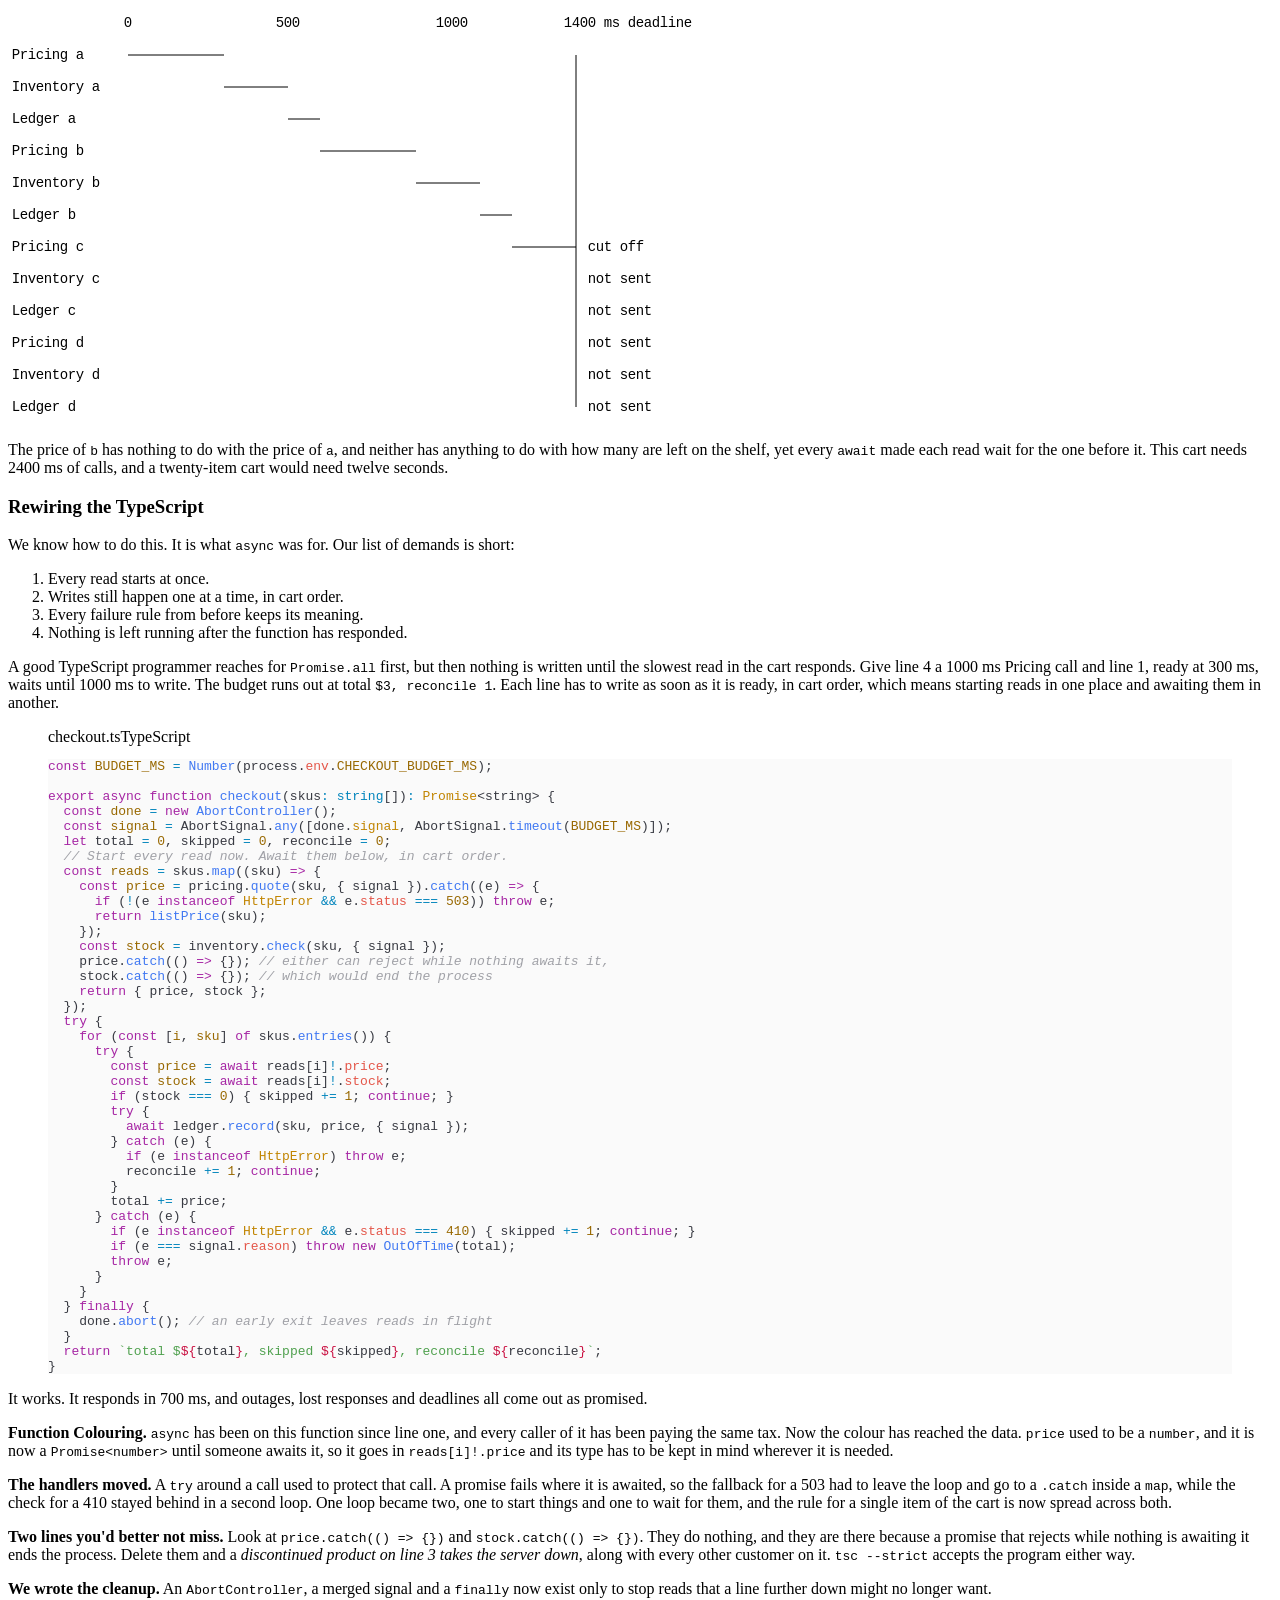
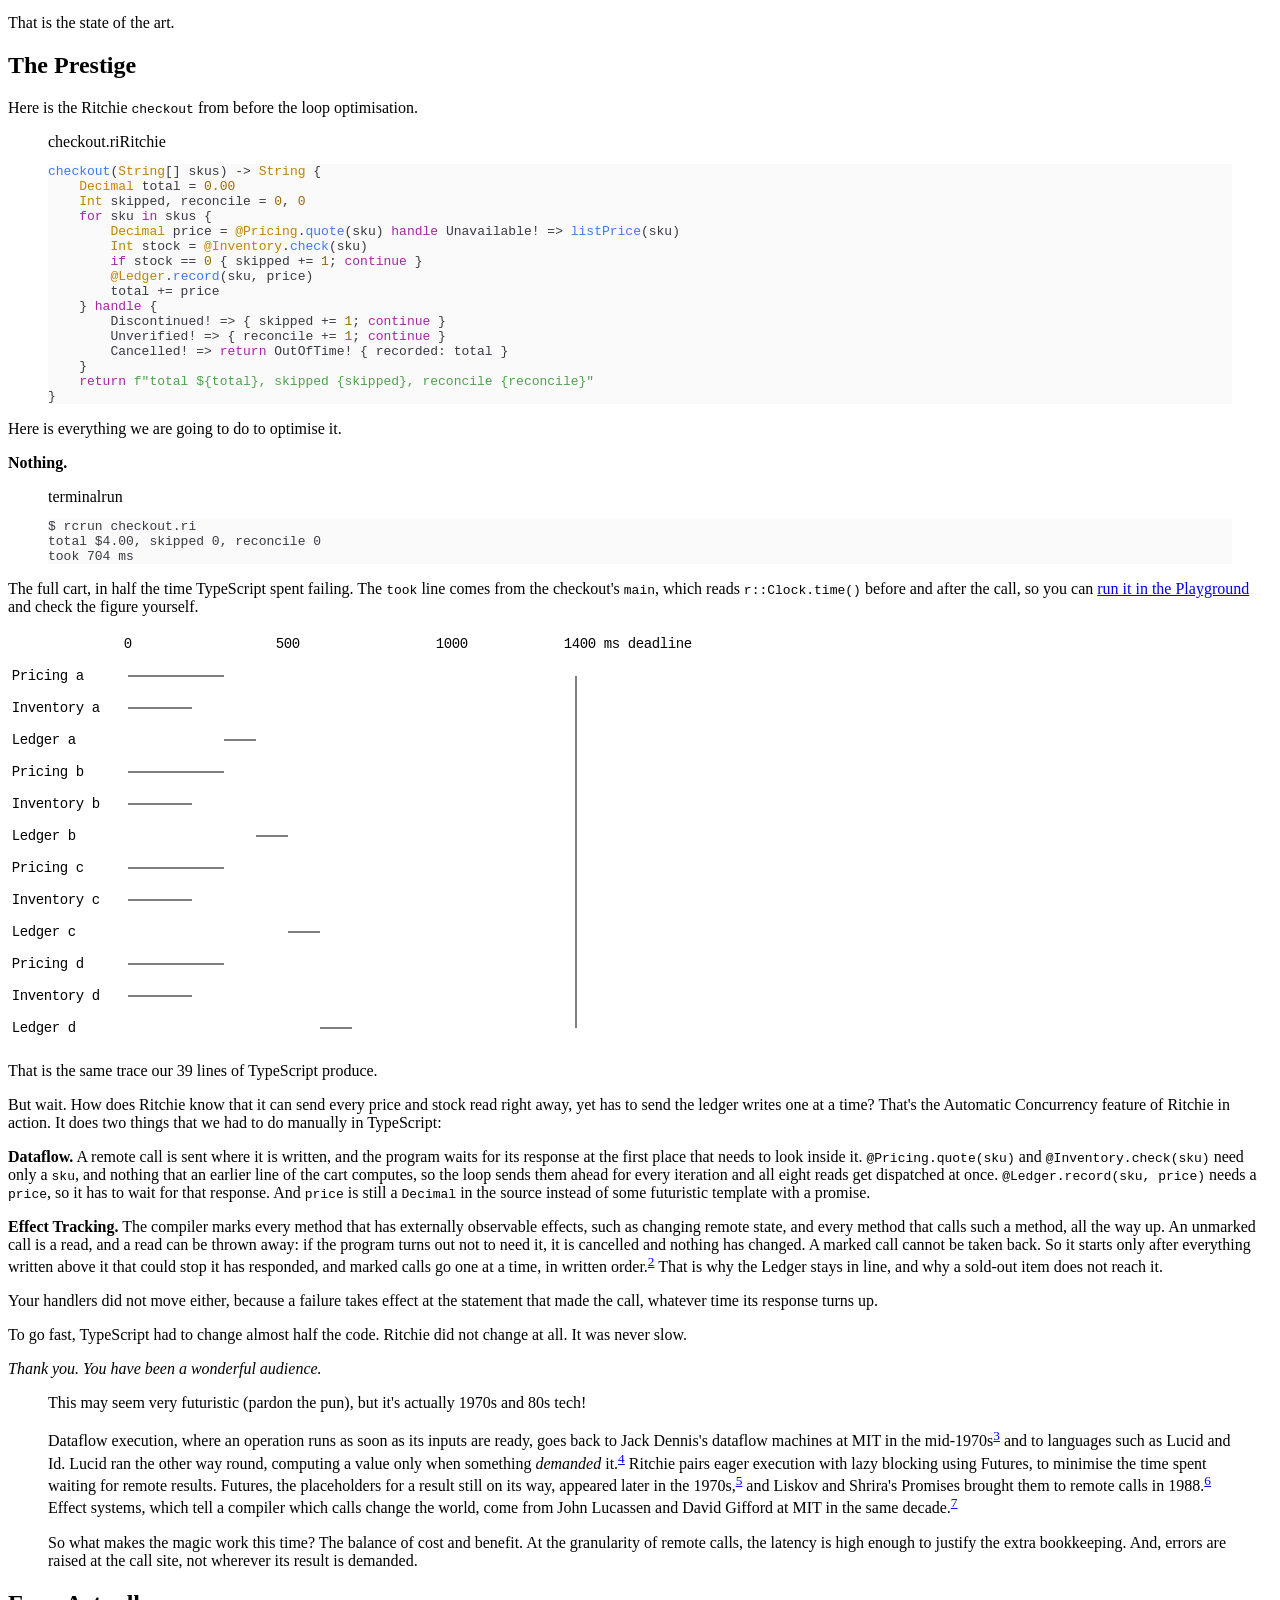
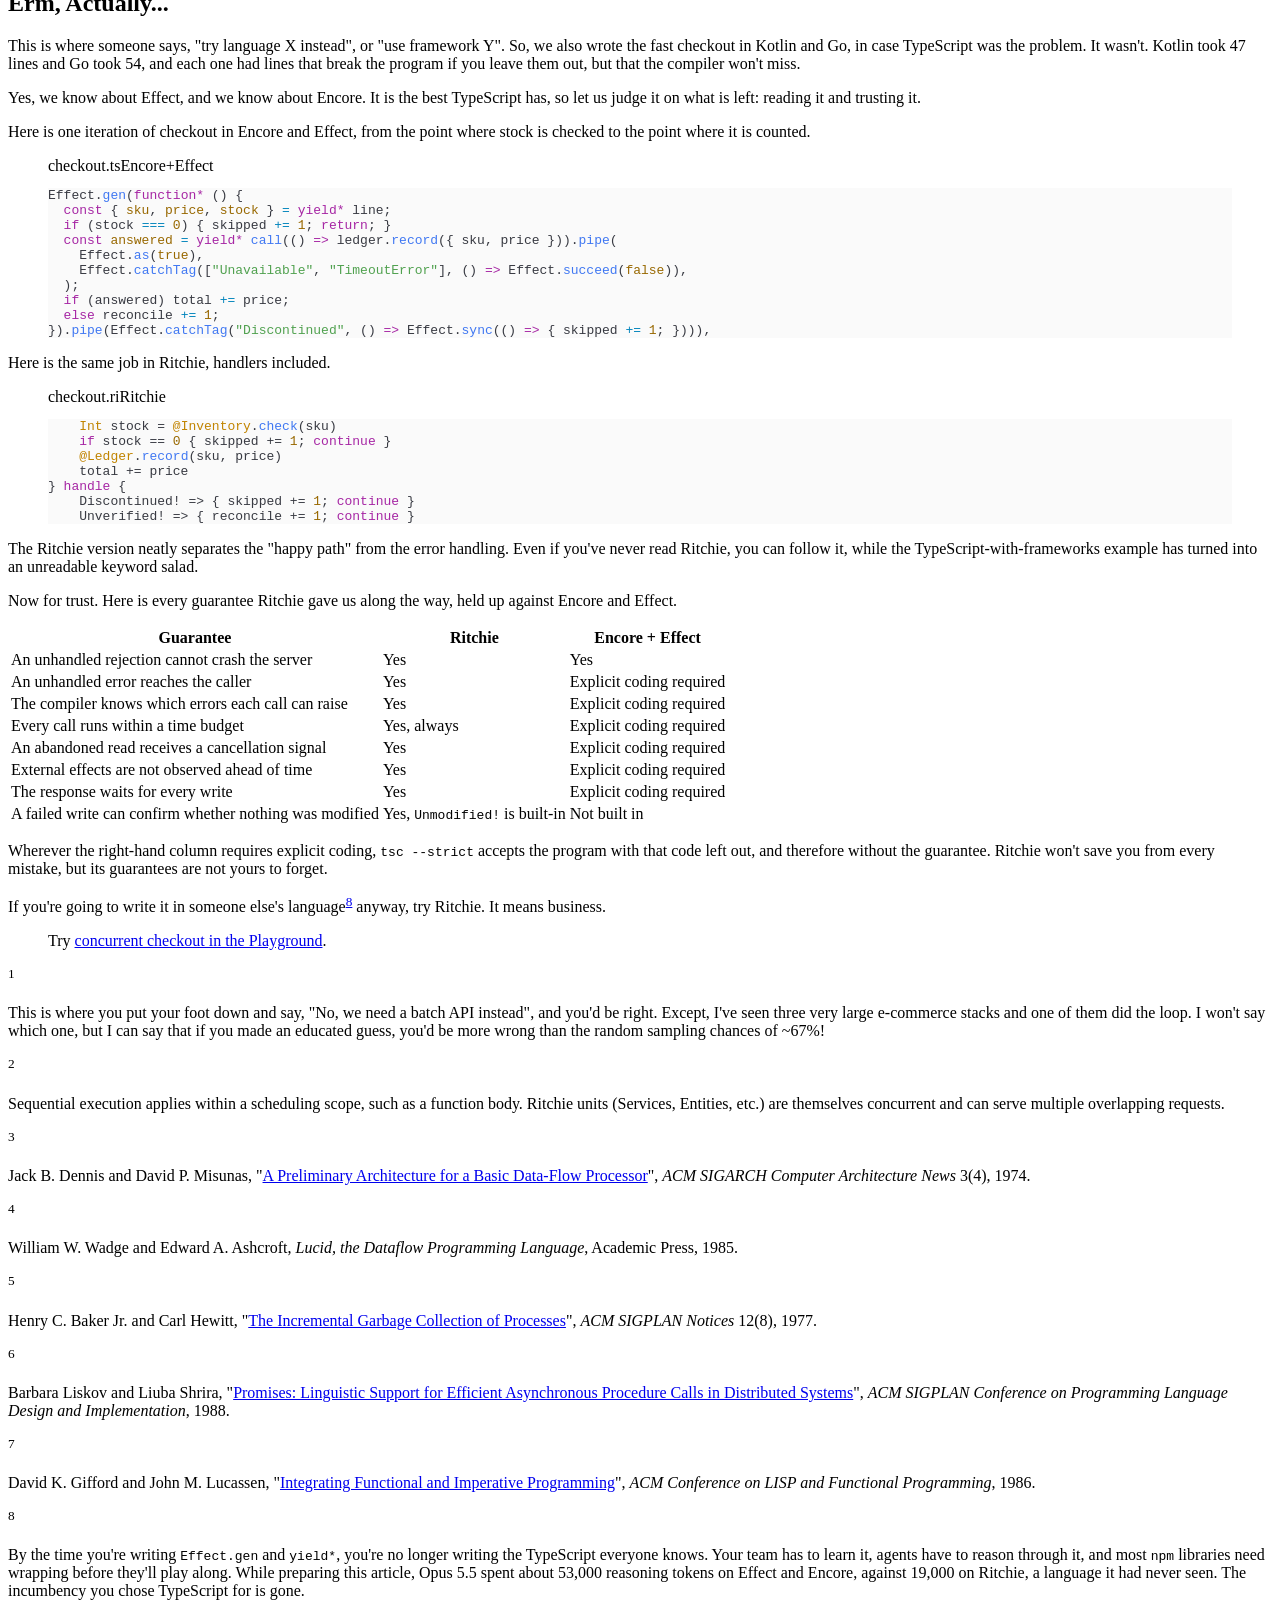
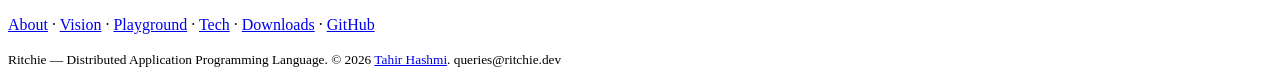
<file: tech/magic-of-automatic-concurrency/index.html>
<!doctype html>
<html lang="en-GB">
<head>
  <meta charset="utf-8">
  <meta name="viewport" content="width=device-width, initial-scale=1">
  <title>Automatic Concurrency Without async/await</title>
  <meta name="description" content="This article traces evolving product requirements and how Ritchie copes with them compared to a mainstream language.">
  <meta name="author" content="Tahir Hashmi">
  <link rel="canonical" href="https://ritchie.dev/tech/magic-of-automatic-concurrency/">
  <meta property="og:type" content="article">
  <meta property="og:site_name" content="Ritchie">
  <meta property="og:title" content="Automatic Concurrency Without async/await">
  <meta property="og:description" content="This article traces evolving product requirements and how Ritchie copes with them compared to a mainstream language.">
  <meta property="og:url" content="https://ritchie.dev/tech/magic-of-automatic-concurrency/">
  <meta property="og:image" content="https://ritchie.dev/assets/social-card.png">
  <meta property="og:image:secure_url" content="https://ritchie.dev/assets/social-card.png">
  <meta property="og:image:type" content="image/png">
  <meta property="og:image:width" content="1200">
  <meta property="og:image:height" content="627">
  <meta property="og:image:alt" content="Ritchie — Distributed Application Programming Language">
  <meta property="article:published_time" content="2026-11-18">
  <meta name="twitter:card" content="summary_large_image">
  <meta name="twitter:title" content="Automatic Concurrency Without async/await">
  <meta name="twitter:description" content="This article traces evolving product requirements and how Ritchie copes with them compared to a mainstream language.">
  <meta name="twitter:image" content="https://ritchie.dev/assets/social-card.png">
  <meta name="twitter:image:alt" content="Ritchie — Distributed Application Programming Language">
  <meta name="color-scheme" content="light">
  <meta name="theme-color" content="#f3edf5">
  <meta name="theme-color" content="#1f2430" media="(prefers-color-scheme: dark)">
  <script type="application/ld+json">
  {
    "@context": "https://schema.org",
    "@type": "BreadcrumbList",
    "itemListElement": [
      {
        "@type": "ListItem",
        "position": 1,
        "name": "Home",
        "item": "https://ritchie.dev/"
      },
      {
        "@type": "ListItem",
        "position": 2,
        "name": "Tech",
        "item": "https://ritchie.dev/tech/"
      },
      {
        "@type": "ListItem",
        "position": 3,
        "name": "Automatic Concurrency Without async/await",
        "item": "https://ritchie.dev/tech/magic-of-automatic-concurrency/"
      }
    ]
  }
  </script>
  <script type="application/ld+json">
  {
    "@context": "https://schema.org",
    "@type": "BlogPosting",
    "@id": "https://ritchie.dev/tech/magic-of-automatic-concurrency/#article",
    "url": "https://ritchie.dev/tech/magic-of-automatic-concurrency/",
    "mainEntityOfPage": "https://ritchie.dev/tech/magic-of-automatic-concurrency/",
    "headline": "Automatic Concurrency Without async/await",
    "description": "This article traces evolving product requirements and how Ritchie copes with them compared to a mainstream language.",
    "image": "https://ritchie.dev/assets/social-card.png",
    "datePublished": "2026-11-18",
    "dateModified": "2026-11-18",
    "author": {
      "@type": "Person",
      "name": "Tahir Hashmi"
    },
    "publisher": {
      "@type": "Person",
      "@id": "https://tahirhashmi.com/#person",
      "url": "https://tahirhashmi.com/",
      "name": "Tahir Hashmi"
    },
    "isPartOf": { "@id": "https://ritchie.dev/#website" },
    "inLanguage": "en-GB"
  }
  </script>
  <link rel="alternate" type="application/rss+xml" title="Ritchie" href="/rss.xml">
  <link rel="preload" href="/fonts/barlow-condensed-v13-latin-regular.woff2" as="font" type="font/woff2" crossorigin>
  <link rel="preload" href="/fonts/barlow-semi-condensed-v16-latin-regular.woff2" as="font" type="font/woff2" crossorigin>
  <link rel="preload" href="/fonts/IosevkaTerm-Latin.woff2" as="font" type="font/woff2" crossorigin>
  <link rel="stylesheet" href="https://ritchie.dev/assets/site.css?h=387929f6d5a299577a69">
</head>
<body>
  <a class="skip-link" href="#content">Skip to content</a>
  <header class="site-header">
    <div class="shell header-inner">
      <a class="brand" href="/" aria-label="Ritchie home">
        <span class="brand-image"><img src="/assets/Ritchie.1.png" alt="" style="width: 100%; aspect-ratio: 1373 / 510" /></span>
      </a>
      <nav class="site-nav" aria-label="Main navigation">
        <a href="/preview/">Vision</a>
        <a href="/playground/">Playground</a>
        <a href="/tech/" aria-current="page">Tech</a>
        <a href="/downloads/">Downloads</a>
        <a class="nav-icon" href="https://github.com/codemartial/ritchie" aria-label="Ritchie on GitHub" title="GitHub">
          <svg viewBox="0 0 16 16" width="20" height="20" aria-hidden="true" focusable="false"><path fill="currentColor" d="M8 0c4.42 0 8 3.58 8 8a8.013 8.013 0 0 1-5.45 7.59c-.4.08-.55-.17-.55-.38 0-.27.01-1.13.01-2.2 0-.75-.25-1.23-.54-1.48 1.78-.2 3.65-.88 3.65-3.95 0-.88-.31-1.59-.82-2.15.08-.2.36-1.02-.08-2.12 0 0-.67-.22-2.2.82-.64-.18-1.32-.27-2-.27-.68 0-1.36.09-2 .27-1.53-1.03-2.2-.82-2.2-.82-.44 1.1-.16 1.92-.08 2.12-.51.56-.82 1.28-.82 2.15 0 3.06 1.86 3.75 3.64 3.95-.23.2-.44.55-.51 1.07-.46.21-1.61.55-2.33-.66-.15-.24-.6-.83-1.23-.82-.67.01-.27.38.01.53.34.19.73.9.82 1.13.16.45.68 1.31 2.69.94 0 .67.01 1.3.01 1.49 0 .21-.15.45-.55.38A7.995 7.995 0 0 1 0 8c0-4.42 3.58-8 8-8Z"/></svg>
        </a>
      </nav>
    </div>
  </header>

  <main id="content">
    <header class="page-hero">
      <div class="shell">
        <p class="eyebrow">Technical documents</p>
        <h1>Automatic Concurrency Without async/await</h1>
        <p class="lede"></p>
        <p class="document-meta">Tahir Hashmi · 18 November 2026</p>
      </div>
    </header>

    <div class="shell doc-layout">
      <aside class="toc" aria-label="On this page">
        <strong>On this page</strong>

        <ol>
          <li><a href="#let-s-go-online-shopping"><span class="toc-index" aria-hidden="true">01.</span><span>Let&#39;s Go Online Shopping!</span></a></li>
          <li><a href="#the-sres-have-a-say"><span class="toc-index" aria-hidden="true">02.</span><span>The SREs Have a Say</span></a></li>
          <li><a href="#customers-want-to-buy-multiple-items"><span class="toc-index" aria-hidden="true">03.</span><span>Customers Want to Buy Multiple Items</span></a></li>
          <li><a href="#time-for-a-reckoning"><span class="toc-index" aria-hidden="true">04.</span><span>Time for a Reckoning</span></a></li>
          <li><a href="#the-prestige"><span class="toc-index" aria-hidden="true">05.</span><span>The Prestige</span></a></li>
          <li><a href="#erm-actually"><span class="toc-index" aria-hidden="true">06.</span><span>Erm, Actually...</span></a></li>
        </ol>

      </aside>

      <article class="article">
<p>Ritchie's features look conventional on the surface, but they have slight twists that combine with each other to yield a smoother development process. That gets you to "done correctly" faster. The <a href="/rite/">not so secret sauce</a> is that Ritchie is designed for an abstract machine that is a distributed system rather than one computer.</p>
<p>Let's take a short trip with Ritchie against the reigning productivity champion, TypeScript, to see what that buys.</p>
<h2 id="let-s-go-online-shopping">Let's Go Online Shopping!</h2>
<p>Say you're building an online shopping checkout flow. You have three APIs as building blocks.</p>
<table><thead><tr><th>API</th><th>Purpose</th><th>Latency</th></tr></thead><tbody>
<tr><td><code>Pricing.quote(sku)</code></td><td>returns the price, given an SKU</td><td>300 ms</td></tr>
<tr><td><code>Inventory.check(sku)</code></td><td>returns the stock, given an SKU</td><td>200 ms</td></tr>
<tr><td><code>Ledger.record(sku, price)</code></td><td>records a sale</td><td>100 ms</td></tr>
</tbody></table>
<p>We'll keep things simple, for obvious reasons...</p>
<h3 id="the-happy-path">The Happy Path</h3>
<p>The product manager says: check the item's price and, if it is in stock, record the sale. Out of stock items return an error.</p>
<p>Here's the little TypeScript for it.</p>
<figure class="code-window">
<figcaption class="code-window-bar"><span>checkout.ts</span><span>TypeScript</span></figcaption>

<pre class="giallo" style="color: #383A42; background-color: #FAFAFA;" ><code data-lang="typescript" data-file="checkout.ts"><span class="giallo-l"><span style="color: #A626A4;">export async function</span><span style="color: #4078F2;"> checkout</span><span>(sku</span><span style="color: #0184BC;">: string</span><span>)</span><span style="color: #0184BC;">:</span><span style="color: #C18401;"> Promise</span><span>&lt;string&gt; {</span></span>
<span class="giallo-l"><span style="color: #A626A4;">  const</span><span style="color: #986801;"> price</span><span style="color: #0184BC;"> =</span><span style="color: #A626A4;"> await</span><span> pricing.</span><span style="color: #4078F2;">quote</span><span>(sku);</span></span>
<span class="giallo-l"><span style="color: #A626A4;">  const</span><span style="color: #986801;"> stock</span><span style="color: #0184BC;"> =</span><span style="color: #A626A4;"> await</span><span> inventory.</span><span style="color: #4078F2;">check</span><span>(sku);</span></span>
<span class="giallo-l"><span style="color: #A626A4;">  if</span><span> (stock</span><span style="color: #0184BC;"> ===</span><span style="color: #986801;"> 0</span><span>)</span><span style="color: #A626A4;"> throw new</span><span style="color: #4078F2;"> SoldOut</span><span>(sku);</span></span>
<span class="giallo-l"><span style="color: #A626A4;">  await</span><span> ledger.</span><span style="color: #4078F2;">record</span><span>(sku, price);</span></span>
<span class="giallo-l"><span style="color: #A626A4;">  return</span><span style="color: #50A14F;"> `sold at $</span><span style="color: #CA1243;">${</span><span>price</span><span style="color: #CA1243;">}</span><span style="color: #50A14F;">`</span><span>;</span></span>
<span class="giallo-l"><span>}</span></span></code></pre>

</figure>
<p>Here's the Ritchie equivalent. Ritchie has network APIs as a first class feature. <code>@Pricing</code> is the pricing service, and <code>quote</code> is its endpoint. So wherever you see <code>@</code>, it's a remote call.</p>
<figure class="code-window">
<figcaption class="code-window-bar"><span>checkout.ri</span><span>Ritchie</span></figcaption>

<pre class="giallo" style="color: #383A42; background-color: #FAFAFA;" ><code data-lang="Ritchie" data-file="checkout.ri"><span class="giallo-l"><span style="color: #4078F2;">checkout</span><span>(</span><span style="color: #C18401;">String</span><span> sku) -&gt;</span><span style="color: #C18401;"> String</span><span> {</span></span>
<span class="giallo-l"><span style="color: #C18401;">    Decimal</span><span> price =</span><span style="color: #C18401;"> @Pricing</span><span>.</span><span style="color: #4078F2;">quote</span><span>(sku)</span></span>
<span class="giallo-l"><span style="color: #C18401;">    Int</span><span> stock =</span><span style="color: #C18401;"> @Inventory</span><span>.</span><span style="color: #4078F2;">check</span><span>(sku)</span></span>
<span class="giallo-l"><span style="color: #A626A4;">    if</span><span> stock ==</span><span style="color: #986801;"> 0</span><span> { </span><span style="color: #A626A4;">return</span><span> SoldOut! { sku: sku } }</span></span>
<span class="giallo-l"><span style="color: #C18401;">    @Ledger</span><span>.</span><span style="color: #4078F2;">record</span><span>(sku, price)</span></span>
<span class="giallo-l"><span style="color: #A626A4;">    return</span><span style="color: #50A14F;"> f&quot;sold at ${price}&quot;</span></span>
<span class="giallo-l"><span>}</span></span></code></pre>

</figure>
<p>Both snippets look line-for-line identical, apart from syntax. Note that we use the <code>Decimal</code> type for money, which behaves better than floating point.</p>
<h3 id="the-unhappiness-guards">The Unhappiness Guards</h3>
<p>Good product design always pays attention to unhappy situations and failures as much as successes. We add the following safeguards:</p>
<ol>
<li><strong>Pricing goes down.</strong> When Pricing has an outage, we charge the list price. Anything else Pricing complains about is the caller's problem.</li>
<li><strong>Products get discontinued.</strong> Pricing or Inventory can report that a product is gone, and the customer should hear about it either way.</li>
<li><strong>The Ledger fails.</strong> The connection to the Ledger can drop after the write has gone out. The sale may have happened, and a blind retry could charge the customer twice, so the response is "reconcile" and something has to reconcile it later.</li>
</ol>
<figure class="code-window">
<figcaption class="code-window-bar"><span>checkout.ts</span><span>Diff</span></figcaption>

<pre class="giallo" style="color: #383A42; background-color: #FAFAFA;" ><code data-lang="diff" data-file="checkout.ts"><span class="giallo-l"><span>  export async function checkout(sku: string): Promise&lt;string&gt; {</span></span>
<span class="giallo-l"><span style="color: #50A14F;">+   try {</span></span>
<span class="giallo-l"><span style="color: #E45649;">-   const price = await pricing.quote(sku);</span></span>
<span class="giallo-l"><span style="color: #50A14F;">+     const price = await pricing.quote(sku).catch((e) =&gt; {</span></span>
<span class="giallo-l"><span style="color: #50A14F;">+       if (!(e instanceof HttpError &amp;&amp; e.status === 503)) throw e;</span></span>
<span class="giallo-l"><span style="color: #50A14F;">+       return listPrice(sku);</span></span>
<span class="giallo-l"><span style="color: #50A14F;">+     });</span></span>
<span class="giallo-l"><span>      const stock = await inventory.check(sku);</span></span>
<span class="giallo-l"><span>      if (stock === 0) throw new SoldOut(sku);</span></span>
<span class="giallo-l"><span style="color: #50A14F;">+     try {</span></span>
<span class="giallo-l"><span>        await ledger.record(sku, price);</span></span>
<span class="giallo-l"><span style="color: #50A14F;">+     } catch (e) {</span></span>
<span class="giallo-l"><span style="color: #50A14F;">+       if (e instanceof HttpError) throw e;</span></span>
<span class="giallo-l"><span style="color: #50A14F;">+       throw new Reconcile(sku);</span></span>
<span class="giallo-l"><span style="color: #50A14F;">+     }</span></span>
<span class="giallo-l"><span>      return `sold at $${price}`;</span></span>
<span class="giallo-l"><span style="color: #50A14F;">+   } catch (e) {</span></span>
<span class="giallo-l"><span style="color: #50A14F;">+     if (e instanceof HttpError &amp;&amp; e.status === 410) throw new Discontinued(sku);</span></span>
<span class="giallo-l"><span style="color: #50A14F;">+     throw e;</span></span>
<span class="giallo-l"><span style="color: #50A14F;">+   }</span></span>
<span class="giallo-l"><span>  }</span></span></code></pre>

</figure>
<p>TypeScript needs nested <code>try</code> blocks because once an error is raised, there is no reaching back into the code that raised it. There are now twice as many lines for error checking as for successful functionality. So much for a simple checkout!</p>
<figure class="code-window">
<figcaption class="code-window-bar"><span>checkout.ri</span><span>Diff</span></figcaption>

<pre class="giallo" style="color: #383A42; background-color: #FAFAFA;" ><code data-lang="diff" data-file="checkout.ri"><span class="giallo-l"><span>  checkout(String sku) -&gt; String {</span></span>
<span class="giallo-l"><span style="color: #50A14F;">+     {</span></span>
<span class="giallo-l"><span style="color: #E45649;">-     Decimal price = @Pricing.quote(sku)</span></span>
<span class="giallo-l"><span style="color: #50A14F;">+         Decimal price = @Pricing.quote(sku) handle Unavailable! =&gt; listPrice(sku)</span></span>
<span class="giallo-l"><span>          Int stock = @Inventory.check(sku)</span></span>
<span class="giallo-l"><span>          if stock == 0 { return SoldOut! { sku: sku } }</span></span>
<span class="giallo-l"><span>          @Ledger.record(sku, price)</span></span>
<span class="giallo-l"><span>          return f&quot;sold at ${price}&quot;</span></span>
<span class="giallo-l"><span style="color: #50A14F;">+     } handle {</span></span>
<span class="giallo-l"><span style="color: #50A14F;">+         Unverified! =&gt; return Reconcile! { sku: sku }</span></span>
<span class="giallo-l"><span style="color: #50A14F;">+     }</span></span>
<span class="giallo-l"><span>  }</span></span></code></pre>

</figure>
<p>Ritchie only goes from 7 to 11 lines. Crucially, the happy path is still clearly consolidated, so it's a lot easier to follow the business logic while reading Ritchie compared to TypeScript.</p>
<p>Ritchie handles the pricing fallback inline. An unhandled error bubbles up to the caller, so "anything else", <code>Discontinued!</code> included, needs no code. The runtime reports the lost ledger write as its own error, <code>Unverified!</code>.</p>
<p>This is one step ahead of TypeScript already, because the Ritchie runtime tracks how far a write got, even inside the Ledger. If the call failed before the Ledger reached the point where it actually writes, the error is <code>Unmodified!</code> instead of <code>Unverified!</code>. So the Ritchie program starts a (definitely slow, potentially manual) reconciliation only when it really can't be sure.</p>
<h2 id="the-sres-have-a-say">The SREs Have a Say</h2>
<p>Things were going swimmingly for a month, until last week a stuck dependency took checkout down. The SREs now have a rule: every call runs under a time budget, and a checkout that runs out of it responds instead of hanging.</p>
<figure class="code-window">
<figcaption class="code-window-bar"><span>checkout.ts</span><span>Diff</span></figcaption>

<pre class="giallo" style="color: #383A42; background-color: #FAFAFA;" ><code data-lang="diff" data-file="checkout.ts"><span class="giallo-l"><span style="color: #50A14F;">+ const BUDGET_MS = Number(process.env.CHECKOUT_BUDGET_MS);</span></span>
<span class="giallo-l"><span style="color: #50A14F;">+ </span></span>
<span class="giallo-l"><span>  export async function checkout(sku: string): Promise&lt;string&gt; {</span></span>
<span class="giallo-l"><span style="color: #50A14F;">+   const signal = AbortSignal.timeout(BUDGET_MS);</span></span>
<span class="giallo-l"><span>    try {</span></span>
<span class="giallo-l"><span style="color: #E45649;">-     const price = await pricing.quote(sku).catch((e) =&gt; {</span></span>
<span class="giallo-l"><span style="color: #50A14F;">+     const price = await pricing.quote(sku, { signal }).catch((e) =&gt; {</span></span>
<span class="giallo-l"><span>        if (!(e instanceof HttpError &amp;&amp; e.status === 503)) throw e;</span></span>
<span class="giallo-l"><span>        return listPrice(sku);</span></span>
<span class="giallo-l"><span>      });</span></span>
<span class="giallo-l"><span style="color: #E45649;">-     const stock = await inventory.check(sku);</span></span>
<span class="giallo-l"><span style="color: #50A14F;">+     const stock = await inventory.check(sku, { signal });</span></span>
<span class="giallo-l"><span>      if (stock === 0) throw new SoldOut(sku);</span></span>
<span class="giallo-l"><span>      try {</span></span>
<span class="giallo-l"><span style="color: #E45649;">-       await ledger.record(sku, price);</span></span>
<span class="giallo-l"><span style="color: #50A14F;">+       await ledger.record(sku, price, { signal });</span></span>
<span class="giallo-l"><span>      } catch (e) {</span></span>
<span class="giallo-l"><span>        if (e instanceof HttpError) throw e;</span></span>
<span class="giallo-l"><span>        throw new Reconcile(sku);</span></span>
<span class="giallo-l"><span>      }</span></span>
<span class="giallo-l"><span>      return `sold at $${price}`;</span></span>
<span class="giallo-l"><span>    } catch (e) {</span></span>
<span class="giallo-l"><span>      if (e instanceof HttpError &amp;&amp; e.status === 410) throw new Discontinued(sku);</span></span>
<span class="giallo-l"><span style="color: #50A14F;">+     if (e === signal.reason) throw new OutOfTime();</span></span>
<span class="giallo-l"><span>      throw e;</span></span>
<span class="giallo-l"><span>    }</span></span>
<span class="giallo-l"><span>  }</span></span></code></pre>

</figure>
<p>Ritchie's change is a grand total of one line vs. 6 for TypeScript.</p>
<figure class="code-window">
<figcaption class="code-window-bar"><span>checkout.ri</span><span>Diff</span></figcaption>

<pre class="giallo" style="color: #383A42; background-color: #FAFAFA;" ><code data-lang="diff" data-file="checkout.ri"><span class="giallo-l"><span>  checkout(String sku) -&gt; String {</span></span>
<span class="giallo-l"><span>      {</span></span>
<span class="giallo-l"><span>          Decimal price = @Pricing.quote(sku) handle Unavailable! =&gt; listPrice(sku)</span></span>
<span class="giallo-l"><span>          Int stock = @Inventory.check(sku)</span></span>
<span class="giallo-l"><span>          if stock == 0 { return SoldOut! { sku: sku } }</span></span>
<span class="giallo-l"><span>          @Ledger.record(sku, price)</span></span>
<span class="giallo-l"><span>          return f&quot;sold at ${price}&quot;</span></span>
<span class="giallo-l"><span>      } handle {</span></span>
<span class="giallo-l"><span>          Unverified! =&gt; return Reconcile! { sku: sku }</span></span>
<span class="giallo-l"><span style="color: #50A14F;">+         Cancelled! =&gt; return OutOfTime!</span></span>
<span class="giallo-l"><span>      }</span></span>
<span class="giallo-l"><span>  }</span></span></code></pre>

</figure>
<p>Deadlines are built into the runtime, so there is nothing to thread through your code. Every entry already runs its calls under a deadline, 1400 ms unless configured, and holds back a grace period after it to wrap up and deliver the response. Every remote call inherits what is left of it. Honestly, this would've been a zero-code change if we hadn't decided to rename the error from <code>Cancelled!</code> to <code>OutOfTime!</code>.</p>
<p>TypeScript has to thread the deadline by hand, and every call must remember to carry it. Leave <code>{ signal }</code> off one of them and that call ignores the budget, and the compiler has no opinion on the matter.</p>
<h2 id="customers-want-to-buy-multiple-items">Customers Want to Buy Multiple Items</h2>
<p>Product has noticed that people would be happier to buy multiple things in one checkout. So checkout now takes a whole cart. An SKU that is sold out or discontinued gets skipped and counted, and the rest of the cart carries on. So we do what anyone would do — we add a loop.<sup class="footnote-reference"><a href="#1">1</a></sup></p>
<figure class="code-window">
<figcaption class="code-window-bar"><span>checkout.ts</span><span>Diff</span></figcaption>

<pre class="giallo" style="color: #383A42; background-color: #FAFAFA;" ><code data-lang="diff" data-file="checkout.ts"><span class="giallo-l"><span>  const BUDGET_MS = Number(process.env.CHECKOUT_BUDGET_MS);</span></span>
<span class="giallo-l"><span>  </span></span>
<span class="giallo-l"><span style="color: #E45649;">- export async function checkout(sku: string): Promise&lt;string&gt; {</span></span>
<span class="giallo-l"><span style="color: #50A14F;">+ export async function checkout(skus: string[]): Promise&lt;string&gt; {</span></span>
<span class="giallo-l"><span>    const signal = AbortSignal.timeout(BUDGET_MS);</span></span>
<span class="giallo-l"><span style="color: #50A14F;">+   let total = 0, skipped = 0, reconcile = 0;</span></span>
<span class="giallo-l"><span style="color: #50A14F;">+   for (const sku of skus) {</span></span>
<span class="giallo-l"><span>      try {</span></span>
<span class="giallo-l"><span>        const price = await pricing.quote(sku, { signal }).catch((e) =&gt; {</span></span>
<span class="giallo-l"><span>          if (!(e instanceof HttpError &amp;&amp; e.status === 503)) throw e;</span></span>
<span class="giallo-l"><span>          return listPrice(sku);</span></span>
<span class="giallo-l"><span>        });</span></span>
<span class="giallo-l"><span>        const stock = await inventory.check(sku, { signal });</span></span>
<span class="giallo-l"><span style="color: #E45649;">-     if (stock === 0) throw new SoldOut(sku);</span></span>
<span class="giallo-l"><span style="color: #50A14F;">+       if (stock === 0) { skipped += 1; continue; }</span></span>
<span class="giallo-l"><span>        try {</span></span>
<span class="giallo-l"><span>          await ledger.record(sku, price, { signal });</span></span>
<span class="giallo-l"><span>        } catch (e) {</span></span>
<span class="giallo-l"><span>          if (e instanceof HttpError) throw e;</span></span>
<span class="giallo-l"><span style="color: #E45649;">-       throw new Reconcile(sku);</span></span>
<span class="giallo-l"><span style="color: #50A14F;">+         reconcile += 1; continue;</span></span>
<span class="giallo-l"><span>        }</span></span>
<span class="giallo-l"><span style="color: #E45649;">-     return `sold at $${price}`;</span></span>
<span class="giallo-l"><span style="color: #50A14F;">+       total += price;</span></span>
<span class="giallo-l"><span>      } catch (e) {</span></span>
<span class="giallo-l"><span style="color: #E45649;">-     if (e instanceof HttpError &amp;&amp; e.status === 410) throw new Discontinued(sku);</span></span>
<span class="giallo-l"><span style="color: #E45649;">-     if (e === signal.reason) throw new OutOfTime();</span></span>
<span class="giallo-l"><span style="color: #50A14F;">+       if (e instanceof HttpError &amp;&amp; e.status === 410) { skipped += 1; continue; }</span></span>
<span class="giallo-l"><span style="color: #50A14F;">+       if (e === signal.reason) throw new OutOfTime(total);</span></span>
<span class="giallo-l"><span>        throw e;</span></span>
<span class="giallo-l"><span>      }</span></span>
<span class="giallo-l"><span style="color: #50A14F;">+   }</span></span>
<span class="giallo-l"><span style="color: #50A14F;">+   return `total $${total}, skipped ${skipped}, reconcile ${reconcile}`;</span></span>
<span class="giallo-l"><span>  }</span></span></code></pre>

</figure><figure class="code-window">
<figcaption class="code-window-bar"><span>checkout.ri</span><span>Diff</span></figcaption>

<pre class="giallo" style="color: #383A42; background-color: #FAFAFA;" ><code data-lang="diff" data-file="checkout.ri"><span class="giallo-l"><span style="color: #E45649;">- checkout(String sku) -&gt; String {</span></span>
<span class="giallo-l"><span style="color: #50A14F;">+ checkout(String[] skus) -&gt; String {</span></span>
<span class="giallo-l"><span style="color: #50A14F;">+     Decimal total = 0.00</span></span>
<span class="giallo-l"><span style="color: #50A14F;">+     Int skipped, reconcile = 0, 0</span></span>
<span class="giallo-l"><span style="color: #E45649;">-     {</span></span>
<span class="giallo-l"><span style="color: #50A14F;">+     for sku in skus {</span></span>
<span class="giallo-l"><span>          Decimal price = @Pricing.quote(sku) handle Unavailable! =&gt; listPrice(sku)</span></span>
<span class="giallo-l"><span>          Int stock = @Inventory.check(sku)</span></span>
<span class="giallo-l"><span style="color: #E45649;">-         if stock == 0 { return SoldOut! { sku: sku } }</span></span>
<span class="giallo-l"><span style="color: #50A14F;">+         if stock == 0 { skipped += 1; continue }</span></span>
<span class="giallo-l"><span>          @Ledger.record(sku, price)</span></span>
<span class="giallo-l"><span style="color: #E45649;">-         return f&quot;sold at ${price}&quot;</span></span>
<span class="giallo-l"><span style="color: #50A14F;">+         total += price</span></span>
<span class="giallo-l"><span>      } handle {</span></span>
<span class="giallo-l"><span style="color: #E45649;">-         Unverified! =&gt; return Reconcile! { sku: sku }</span></span>
<span class="giallo-l"><span style="color: #E45649;">-         Cancelled! =&gt; return OutOfTime!</span></span>
<span class="giallo-l"><span style="color: #50A14F;">+         Discontinued! =&gt; { skipped += 1; continue }</span></span>
<span class="giallo-l"><span style="color: #50A14F;">+         Unverified! =&gt; { reconcile += 1; continue }</span></span>
<span class="giallo-l"><span style="color: #50A14F;">+         Cancelled! =&gt; return OutOfTime! { recorded: total }</span></span>
<span class="giallo-l"><span>      }</span></span>
<span class="giallo-l"><span style="color: #50A14F;">+     return f&quot;total ${total}, skipped {skipped}, reconcile {reconcile}&quot;</span></span>
<span class="giallo-l"><span>  }</span></span></code></pre>

</figure>
<p>In Ritchie, the loop neatly slots over the existing <code>handle</code> block. The handler arms now keep count instead of returning. 16 lines of Ritchie, 27 of TypeScript, and both give the same responses.</p>
<p>Ship it.</p>
<h2 id="time-for-a-reckoning">Time for a Reckoning</h2>
<p>A customer buys four things. We run the TypeScript first, with a 1400 ms budget.</p>
<figure class="code-window">
<figcaption class="code-window-bar"><span>terminal</span><span>run</span></figcaption>

<pre class="giallo" style="color: #383A42; background-color: #FAFAFA;" ><code data-lang="plain" data-file="terminal" data-title="run"><span class="giallo-l"><span>$ CHECKOUT_BUDGET_MS=1400 node checkout.ts</span></span>
<span class="giallo-l"><span>OutOfTime: out of time, $2 recorded</span></span></code></pre>

</figure>
<p>Half a cart. No service failed. Every one responded on time, and every handler did its job, including the one that had to give up. Here is where the 1400 ms went.</p>
<div class="inline-svg"><svg class="article-diagram" role="img" aria-label="TypeScript timeline: every call waits for the one before it, and the deadline cuts off the third item" xmlns="http://www.w3.org/2000/svg" version="1.1"    width="688" height="410"    viewBox="0 0 688 410">  <style type="text/css" source-text-origin="source-independent defaults: shared by ASCII and UTF-8">    svg {        color-scheme: light dark; /* this becomes necessary if not inherited from parent elements */        font-family: monospace;        font-size: 15px;    }    text {        stroke: none;        text-anchor: middle;    }    .path {        fill: none;    }    circle.filled {        fill: inherit;    }    circle.hollow {         fill: none;    }    svg {        color: #000;  /* set value of 'currentColor' */    }    @media (prefers-color-scheme: dark) {        svg {            color: #FFF;  /* set value of 'currentColor' */        }    }    svg {        fill: currentColor;        stroke: currentColor;    }  </style>  <style type="text/css" source-text-origin="font.css">svg { font-family: "TX-02", "Iosevka Term", monospace; font-size: 14px; }  </style><g transform='translate(8,12)'>  <g id='lines'>    <polyline class="path" points="112,32 208,32"/>    <polyline class="path" points="208,64 272,64"/>    <polyline class="path" points="272,96 304,96"/>    <polyline class="path" points="304,128 400,128"/>    <polyline class="path" points="400,160 464,160"/>    <polyline class="path" points="464,192 496,192"/>    <polyline class="path" points="496,224 560,224"/>    <polyline class="path" points="560,32 560,224"/>    <polyline class="path" points="560,224 560,384"/>  </g>  <g id='triangles'>  </g>  <g id='roundedCorners'>  </g>  <g id='circles'>  </g>  <g id='bridges'>  </g>  <g id='text'>    <text x="112" y="4">0</text>    <text x="264" y="4">5</text>    <text x="272" y="4">0</text>    <text x="280" y="4">0</text>    <text x="424" y="4">1</text>    <text x="432" y="4">0</text>    <text x="440" y="4">0</text>    <text x="448" y="4">0</text>    <text x="552" y="4">1</text>    <text x="560" y="4">4</text>    <text x="568" y="4">0</text>    <text x="576" y="4">0</text>    <text x="592" y="4">m</text>    <text x="600" y="4">s</text>    <text x="616" y="4">d</text>    <text x="624" y="4">e</text>    <text x="632" y="4">a</text>    <text x="640" y="4">d</text>    <text x="648" y="4">l</text>    <text x="656" y="4">i</text>    <text x="664" y="4">n</text>    <text x="672" y="4">e</text>    <text x="0" y="36">P</text>    <text x="8" y="36">r</text>    <text x="16" y="36">i</text>    <text x="24" y="36">c</text>    <text x="32" y="36">i</text>    <text x="40" y="36">n</text>    <text x="48" y="36">g</text>    <text x="64" y="36">a</text>    <text x="0" y="68">I</text>    <text x="8" y="68">n</text>    <text x="16" y="68">v</text>    <text x="24" y="68">e</text>    <text x="32" y="68">n</text>    <text x="40" y="68">t</text>    <text x="48" y="68">o</text>    <text x="56" y="68">r</text>    <text x="64" y="68">y</text>    <text x="80" y="68">a</text>    <text x="0" y="100">L</text>    <text x="8" y="100">e</text>    <text x="16" y="100">d</text>    <text x="24" y="100">g</text>    <text x="32" y="100">e</text>    <text x="40" y="100">r</text>    <text x="56" y="100">a</text>    <text x="0" y="132">P</text>    <text x="8" y="132">r</text>    <text x="16" y="132">i</text>    <text x="24" y="132">c</text>    <text x="32" y="132">i</text>    <text x="40" y="132">n</text>    <text x="48" y="132">g</text>    <text x="64" y="132">b</text>    <text x="0" y="164">I</text>    <text x="8" y="164">n</text>    <text x="16" y="164">v</text>    <text x="24" y="164">e</text>    <text x="32" y="164">n</text>    <text x="40" y="164">t</text>    <text x="48" y="164">o</text>    <text x="56" y="164">r</text>    <text x="64" y="164">y</text>    <text x="80" y="164">b</text>    <text x="0" y="196">L</text>    <text x="8" y="196">e</text>    <text x="16" y="196">d</text>    <text x="24" y="196">g</text>    <text x="32" y="196">e</text>    <text x="40" y="196">r</text>    <text x="56" y="196">b</text>    <text x="0" y="228">P</text>    <text x="8" y="228">r</text>    <text x="16" y="228">i</text>    <text x="24" y="228">c</text>    <text x="32" y="228">i</text>    <text x="40" y="228">n</text>    <text x="48" y="228">g</text>    <text x="64" y="228">c</text>    <text x="576" y="228">c</text>    <text x="584" y="228">u</text>    <text x="592" y="228">t</text>    <text x="608" y="228">o</text>    <text x="616" y="228">f</text>    <text x="624" y="228">f</text>    <text x="0" y="260">I</text>    <text x="8" y="260">n</text>    <text x="16" y="260">v</text>    <text x="24" y="260">e</text>    <text x="32" y="260">n</text>    <text x="40" y="260">t</text>    <text x="48" y="260">o</text>    <text x="56" y="260">r</text>    <text x="64" y="260">y</text>    <text x="80" y="260">c</text>    <text x="576" y="260">n</text>    <text x="584" y="260">o</text>    <text x="592" y="260">t</text>    <text x="608" y="260">s</text>    <text x="616" y="260">e</text>    <text x="624" y="260">n</text>    <text x="632" y="260">t</text>    <text x="0" y="292">L</text>    <text x="8" y="292">e</text>    <text x="16" y="292">d</text>    <text x="24" y="292">g</text>    <text x="32" y="292">e</text>    <text x="40" y="292">r</text>    <text x="56" y="292">c</text>    <text x="576" y="292">n</text>    <text x="584" y="292">o</text>    <text x="592" y="292">t</text>    <text x="608" y="292">s</text>    <text x="616" y="292">e</text>    <text x="624" y="292">n</text>    <text x="632" y="292">t</text>    <text x="0" y="324">P</text>    <text x="8" y="324">r</text>    <text x="16" y="324">i</text>    <text x="24" y="324">c</text>    <text x="32" y="324">i</text>    <text x="40" y="324">n</text>    <text x="48" y="324">g</text>    <text x="64" y="324">d</text>    <text x="576" y="324">n</text>    <text x="584" y="324">o</text>    <text x="592" y="324">t</text>    <text x="608" y="324">s</text>    <text x="616" y="324">e</text>    <text x="624" y="324">n</text>    <text x="632" y="324">t</text>    <text x="0" y="356">I</text>    <text x="8" y="356">n</text>    <text x="16" y="356">v</text>    <text x="24" y="356">e</text>    <text x="32" y="356">n</text>    <text x="40" y="356">t</text>    <text x="48" y="356">o</text>    <text x="56" y="356">r</text>    <text x="64" y="356">y</text>    <text x="80" y="356">d</text>    <text x="576" y="356">n</text>    <text x="584" y="356">o</text>    <text x="592" y="356">t</text>    <text x="608" y="356">s</text>    <text x="616" y="356">e</text>    <text x="624" y="356">n</text>    <text x="632" y="356">t</text>    <text x="0" y="388">L</text>    <text x="8" y="388">e</text>    <text x="16" y="388">d</text>    <text x="24" y="388">g</text>    <text x="32" y="388">e</text>    <text x="40" y="388">r</text>    <text x="56" y="388">d</text>    <text x="576" y="388">n</text>    <text x="584" y="388">o</text>    <text x="592" y="388">t</text>    <text x="608" y="388">s</text>    <text x="616" y="388">e</text>    <text x="624" y="388">n</text>    <text x="632" y="388">t</text></g></g></svg></div>
<p>The price of <code>b</code> has nothing to do with the price of <code>a</code>, and neither has anything to do with how many are left on the shelf, yet every <code>await</code> made each read wait for the one before it. This cart needs 2400 ms of calls, and a twenty-item cart would need twelve seconds.</p>
<h3 id="rewiring-the-typescript">Rewiring the TypeScript</h3>
<p>We know how to do this. It is what <code>async</code> was for. Our list of demands is short:</p>
<ol>
<li>Every read starts at once.</li>
<li>Writes still happen one at a time, in cart order.</li>
<li>Every failure rule from before keeps its meaning.</li>
<li>Nothing is left running after the function has responded.</li>
</ol>
<p>A good TypeScript programmer reaches for <code>Promise.all</code> first, but then nothing is written until the slowest read in the cart responds. Give line 4 a 1000 ms Pricing call and line 1, ready at 300 ms, waits until 1000 ms to write. The budget runs out at total <code>$3, reconcile 1</code>. Each line has to write as soon as it is ready, in cart order, which means starting reads in one place and awaiting them in another.</p>
<figure class="code-window">
<figcaption class="code-window-bar"><span>checkout.ts</span><span>TypeScript</span></figcaption>

<pre class="giallo" style="color: #383A42; background-color: #FAFAFA;" ><code data-lang="typescript" data-file="checkout.ts"><span class="giallo-l"><span style="color: #A626A4;">const</span><span style="color: #986801;"> BUDGET_MS</span><span style="color: #0184BC;"> =</span><span style="color: #4078F2;"> Number</span><span>(process.</span><span style="color: #E45649;">env</span><span>.</span><span style="color: #986801;">CHECKOUT_BUDGET_MS</span><span>);</span></span>
<span class="giallo-l"></span>
<span class="giallo-l"><span style="color: #A626A4;">export async function</span><span style="color: #4078F2;"> checkout</span><span>(skus</span><span style="color: #0184BC;">: string</span><span>[])</span><span style="color: #0184BC;">:</span><span style="color: #C18401;"> Promise</span><span>&lt;string&gt; {</span></span>
<span class="giallo-l"><span style="color: #A626A4;">  const</span><span style="color: #986801;"> done</span><span style="color: #0184BC;"> =</span><span style="color: #A626A4;"> new</span><span style="color: #4078F2;"> AbortController</span><span>();</span></span>
<span class="giallo-l"><span style="color: #A626A4;">  const</span><span style="color: #986801;"> signal</span><span style="color: #0184BC;"> =</span><span> AbortSignal.</span><span style="color: #4078F2;">any</span><span>([done.</span><span style="color: #C18401;">signal</span><span>, AbortSignal.</span><span style="color: #4078F2;">timeout</span><span>(</span><span style="color: #986801;">BUDGET_MS</span><span>)]);</span></span>
<span class="giallo-l"><span style="color: #A626A4;">  let</span><span> total</span><span style="color: #0184BC;"> =</span><span style="color: #986801;"> 0</span><span>, skipped</span><span style="color: #0184BC;"> =</span><span style="color: #986801;"> 0</span><span>, reconcile</span><span style="color: #0184BC;"> =</span><span style="color: #986801;"> 0</span><span>;</span></span>
<span class="giallo-l"><span style="color: #A0A1A7;font-style: italic;">  // Start every read now. Await them below, in cart order.</span></span>
<span class="giallo-l"><span style="color: #A626A4;">  const</span><span style="color: #986801;"> reads</span><span style="color: #0184BC;"> =</span><span> skus.</span><span style="color: #4078F2;">map</span><span>((sku)</span><span style="color: #A626A4;"> =&gt;</span><span> {</span></span>
<span class="giallo-l"><span style="color: #A626A4;">    const</span><span style="color: #986801;"> price</span><span style="color: #0184BC;"> =</span><span> pricing.</span><span style="color: #4078F2;">quote</span><span>(sku, { signal }).</span><span style="color: #4078F2;">catch</span><span>((e)</span><span style="color: #A626A4;"> =&gt;</span><span> {</span></span>
<span class="giallo-l"><span style="color: #A626A4;">      if</span><span> (</span><span style="color: #0184BC;">!</span><span>(e</span><span style="color: #A626A4;"> instanceof</span><span style="color: #C18401;"> HttpError</span><span style="color: #0184BC;"> &amp;&amp;</span><span> e.</span><span style="color: #E45649;">status</span><span style="color: #0184BC;"> ===</span><span style="color: #986801;"> 503</span><span>))</span><span style="color: #A626A4;"> throw</span><span> e;</span></span>
<span class="giallo-l"><span style="color: #A626A4;">      return</span><span style="color: #4078F2;"> listPrice</span><span>(sku);</span></span>
<span class="giallo-l"><span>    });</span></span>
<span class="giallo-l"><span style="color: #A626A4;">    const</span><span style="color: #986801;"> stock</span><span style="color: #0184BC;"> =</span><span> inventory.</span><span style="color: #4078F2;">check</span><span>(sku, { signal });</span></span>
<span class="giallo-l"><span>    price.</span><span style="color: #4078F2;">catch</span><span>(()</span><span style="color: #A626A4;"> =&gt;</span><span> {});</span><span style="color: #A0A1A7;font-style: italic;"> // either can reject while nothing awaits it,</span></span>
<span class="giallo-l"><span>    stock.</span><span style="color: #4078F2;">catch</span><span>(()</span><span style="color: #A626A4;"> =&gt;</span><span> {});</span><span style="color: #A0A1A7;font-style: italic;"> // which would end the process</span></span>
<span class="giallo-l"><span style="color: #A626A4;">    return</span><span> { price, stock };</span></span>
<span class="giallo-l"><span>  });</span></span>
<span class="giallo-l"><span style="color: #A626A4;">  try</span><span> {</span></span>
<span class="giallo-l"><span style="color: #A626A4;">    for</span><span> (</span><span style="color: #A626A4;">const</span><span> [</span><span style="color: #986801;">i</span><span>,</span><span style="color: #986801;"> sku</span><span>]</span><span style="color: #A626A4;"> of</span><span> skus.</span><span style="color: #4078F2;">entries</span><span>()) {</span></span>
<span class="giallo-l"><span style="color: #A626A4;">      try</span><span> {</span></span>
<span class="giallo-l"><span style="color: #A626A4;">        const</span><span style="color: #986801;"> price</span><span style="color: #0184BC;"> =</span><span style="color: #A626A4;"> await</span><span> reads[i]</span><span style="color: #0184BC;">!</span><span>.</span><span style="color: #E45649;">price</span><span>;</span></span>
<span class="giallo-l"><span style="color: #A626A4;">        const</span><span style="color: #986801;"> stock</span><span style="color: #0184BC;"> =</span><span style="color: #A626A4;"> await</span><span> reads[i]</span><span style="color: #0184BC;">!</span><span>.</span><span style="color: #E45649;">stock</span><span>;</span></span>
<span class="giallo-l"><span style="color: #A626A4;">        if</span><span> (stock</span><span style="color: #0184BC;"> ===</span><span style="color: #986801;"> 0</span><span>) { skipped</span><span style="color: #0184BC;"> +=</span><span style="color: #986801;"> 1</span><span>;</span><span style="color: #A626A4;"> continue</span><span>; }</span></span>
<span class="giallo-l"><span style="color: #A626A4;">        try</span><span> {</span></span>
<span class="giallo-l"><span style="color: #A626A4;">          await</span><span> ledger.</span><span style="color: #4078F2;">record</span><span>(sku, price, { signal });</span></span>
<span class="giallo-l"><span>        }</span><span style="color: #A626A4;"> catch</span><span> (e) {</span></span>
<span class="giallo-l"><span style="color: #A626A4;">          if</span><span> (e</span><span style="color: #A626A4;"> instanceof</span><span style="color: #C18401;"> HttpError</span><span>)</span><span style="color: #A626A4;"> throw</span><span> e;</span></span>
<span class="giallo-l"><span>          reconcile</span><span style="color: #0184BC;"> +=</span><span style="color: #986801;"> 1</span><span>;</span><span style="color: #A626A4;"> continue</span><span>;</span></span>
<span class="giallo-l"><span>        }</span></span>
<span class="giallo-l"><span>        total</span><span style="color: #0184BC;"> +=</span><span> price;</span></span>
<span class="giallo-l"><span>      }</span><span style="color: #A626A4;"> catch</span><span> (e) {</span></span>
<span class="giallo-l"><span style="color: #A626A4;">        if</span><span> (e</span><span style="color: #A626A4;"> instanceof</span><span style="color: #C18401;"> HttpError</span><span style="color: #0184BC;"> &amp;&amp;</span><span> e.</span><span style="color: #E45649;">status</span><span style="color: #0184BC;"> ===</span><span style="color: #986801;"> 410</span><span>) { skipped</span><span style="color: #0184BC;"> +=</span><span style="color: #986801;"> 1</span><span>;</span><span style="color: #A626A4;"> continue</span><span>; }</span></span>
<span class="giallo-l"><span style="color: #A626A4;">        if</span><span> (e</span><span style="color: #0184BC;"> ===</span><span> signal.</span><span style="color: #E45649;">reason</span><span>)</span><span style="color: #A626A4;"> throw new</span><span style="color: #4078F2;"> OutOfTime</span><span>(total);</span></span>
<span class="giallo-l"><span style="color: #A626A4;">        throw</span><span> e;</span></span>
<span class="giallo-l"><span>      }</span></span>
<span class="giallo-l"><span>    }</span></span>
<span class="giallo-l"><span>  }</span><span style="color: #A626A4;"> finally</span><span> {</span></span>
<span class="giallo-l"><span>    done.</span><span style="color: #4078F2;">abort</span><span>();</span><span style="color: #A0A1A7;font-style: italic;"> // an early exit leaves reads in flight</span></span>
<span class="giallo-l"><span>  }</span></span>
<span class="giallo-l"><span style="color: #A626A4;">  return</span><span style="color: #50A14F;"> `total $</span><span style="color: #CA1243;">${</span><span>total</span><span style="color: #CA1243;">}</span><span style="color: #50A14F;">, skipped </span><span style="color: #CA1243;">${</span><span>skipped</span><span style="color: #CA1243;">}</span><span style="color: #50A14F;">, reconcile </span><span style="color: #CA1243;">${</span><span>reconcile</span><span style="color: #CA1243;">}</span><span style="color: #50A14F;">`</span><span>;</span></span>
<span class="giallo-l"><span>}</span></span></code></pre>

</figure>
<p>It works. It responds in 700 ms, and outages, lost responses and deadlines all come out as promised.</p>
<p><strong>Function Colouring.</strong> <code>async</code> has been on this function since line one, and every caller of it has been paying the same tax. Now the colour has reached the data. <code>price</code> used to be a <code>number</code>, and it is now a <code>Promise&lt;number&gt;</code> until someone awaits it, so it goes in <code>reads[i]!.price</code> and its type has to be kept in mind wherever it is needed.</p>
<p><strong>The handlers moved.</strong> A <code>try</code> around a call used to protect that call. A promise fails where it is awaited, so the fallback for a 503 had to leave the loop and go to a <code>.catch</code> inside a <code>map</code>, while the check for a 410 stayed behind in a second loop. One loop became two, one to start things and one to wait for them, and the rule for a single item of the cart is now spread across both.</p>
<p><strong>Two lines you'd better not miss.</strong> Look at <code>price.catch(() =&gt; {})</code> and <code>stock.catch(() =&gt; {})</code>. They do nothing, and they are there because a promise that rejects while nothing is awaiting it ends the process. Delete them and a <em>discontinued product on line 3 takes the server down</em>, along with every other customer on it. <code>tsc --strict</code> accepts the program either way.</p>
<p><strong>We wrote the cleanup.</strong> An <code>AbortController</code>, a merged signal and a <code>finally</code> now exist only to stop reads that a line further down might no longer want.</p>
<p>That is the state of the art.</p>
<h2 id="the-prestige">The Prestige</h2>
<p>Here is the Ritchie <code>checkout</code> from before the loop optimisation.</p>
<figure class="code-window">
<figcaption class="code-window-bar"><span>checkout.ri</span><span>Ritchie</span></figcaption>

<pre class="giallo" style="color: #383A42; background-color: #FAFAFA;" ><code data-lang="Ritchie" data-file="checkout.ri"><span class="giallo-l"><span style="color: #4078F2;">checkout</span><span>(</span><span style="color: #C18401;">String</span><span>[] skus) -&gt;</span><span style="color: #C18401;"> String</span><span> {</span></span>
<span class="giallo-l"><span style="color: #C18401;">    Decimal</span><span> total =</span><span style="color: #986801;"> 0.00</span></span>
<span class="giallo-l"><span style="color: #C18401;">    Int</span><span> skipped, reconcile =</span><span style="color: #986801;"> 0</span><span>, </span><span style="color: #986801;">0</span></span>
<span class="giallo-l"><span style="color: #A626A4;">    for</span><span> sku </span><span style="color: #A626A4;">in</span><span> skus {</span></span>
<span class="giallo-l"><span style="color: #C18401;">        Decimal</span><span> price =</span><span style="color: #C18401;"> @Pricing</span><span>.</span><span style="color: #4078F2;">quote</span><span>(sku) </span><span style="color: #A626A4;">handle</span><span> Unavailable! =&gt;</span><span style="color: #4078F2;"> listPrice</span><span>(sku)</span></span>
<span class="giallo-l"><span style="color: #C18401;">        Int</span><span> stock =</span><span style="color: #C18401;"> @Inventory</span><span>.</span><span style="color: #4078F2;">check</span><span>(sku)</span></span>
<span class="giallo-l"><span style="color: #A626A4;">        if</span><span> stock ==</span><span style="color: #986801;"> 0</span><span> { skipped +=</span><span style="color: #986801;"> 1</span><span>; </span><span style="color: #A626A4;">continue</span><span> }</span></span>
<span class="giallo-l"><span style="color: #C18401;">        @Ledger</span><span>.</span><span style="color: #4078F2;">record</span><span>(sku, price)</span></span>
<span class="giallo-l"><span>        total += price</span></span>
<span class="giallo-l"><span>    } </span><span style="color: #A626A4;">handle</span><span> {</span></span>
<span class="giallo-l"><span>        Discontinued! =&gt; { skipped +=</span><span style="color: #986801;"> 1</span><span>; </span><span style="color: #A626A4;">continue</span><span> }</span></span>
<span class="giallo-l"><span>        Unverified! =&gt; { reconcile +=</span><span style="color: #986801;"> 1</span><span>; </span><span style="color: #A626A4;">continue</span><span> }</span></span>
<span class="giallo-l"><span>        Cancelled! =&gt;</span><span style="color: #A626A4;"> return</span><span> OutOfTime! { recorded: total }</span></span>
<span class="giallo-l"><span>    }</span></span>
<span class="giallo-l"><span style="color: #A626A4;">    return</span><span style="color: #50A14F;"> f&quot;total ${total}, skipped {skipped}, reconcile {reconcile}&quot;</span></span>
<span class="giallo-l"><span>}</span></span></code></pre>

</figure>
<p>Here is everything we are going to do to optimise it.</p>
<p><strong>Nothing.</strong></p>
<figure class="code-window">
<figcaption class="code-window-bar"><span>terminal</span><span>run</span></figcaption>

<pre class="giallo" style="color: #383A42; background-color: #FAFAFA;" ><code data-lang="plain" data-file="terminal" data-title="run"><span class="giallo-l"><span>$ rcrun checkout.ri</span></span>
<span class="giallo-l"><span>total $4.00, skipped 0, reconcile 0</span></span>
<span class="giallo-l"><span>took 704 ms</span></span></code></pre>

</figure>
<p>The full cart, in half the time TypeScript spent failing. The <code>took</code> line comes from the checkout's <code>main</code>, which reads <code>r::Clock.time()</code> before and after the call, so you can <a href="/playground/?example=concurrent-checkout">run it in the Playground</a> and check the figure yourself.</p>
<div class="inline-svg"><svg class="article-diagram" role="img" aria-label="Ritchie timeline: all eight reads start at once, the writes follow one at a time, and the cart finishes at 700 ms" xmlns="http://www.w3.org/2000/svg" version="1.1"    width="688" height="410"    viewBox="0 0 688 410">  <style type="text/css" source-text-origin="source-independent defaults: shared by ASCII and UTF-8">    svg {        color-scheme: light dark; /* this becomes necessary if not inherited from parent elements */        font-family: monospace;        font-size: 15px;    }    text {        stroke: none;        text-anchor: middle;    }    .path {        fill: none;    }    circle.filled {        fill: inherit;    }    circle.hollow {         fill: none;    }    svg {        color: #000;  /* set value of 'currentColor' */    }    @media (prefers-color-scheme: dark) {        svg {            color: #FFF;  /* set value of 'currentColor' */        }    }    svg {        fill: currentColor;        stroke: currentColor;    }  </style>  <style type="text/css" source-text-origin="font.css">svg { font-family: "TX-02", "Iosevka Term", monospace; font-size: 14px; }  </style><g transform='translate(8,12)'>  <g id='lines'>    <polyline class="path" points="112,32 208,32"/>    <polyline class="path" points="112,64 176,64"/>    <polyline class="path" points="208,96 240,96"/>    <polyline class="path" points="112,128 208,128"/>    <polyline class="path" points="112,160 176,160"/>    <polyline class="path" points="240,192 272,192"/>    <polyline class="path" points="112,224 208,224"/>    <polyline class="path" points="112,256 176,256"/>    <polyline class="path" points="272,288 304,288"/>    <polyline class="path" points="112,320 208,320"/>    <polyline class="path" points="112,352 176,352"/>    <polyline class="path" points="304,384 336,384"/>    <polyline class="path" points="560,32 560,384"/>  </g>  <g id='triangles'>  </g>  <g id='roundedCorners'>  </g>  <g id='circles'>  </g>  <g id='bridges'>  </g>  <g id='text'>    <text x="112" y="4">0</text>    <text x="264" y="4">5</text>    <text x="272" y="4">0</text>    <text x="280" y="4">0</text>    <text x="424" y="4">1</text>    <text x="432" y="4">0</text>    <text x="440" y="4">0</text>    <text x="448" y="4">0</text>    <text x="552" y="4">1</text>    <text x="560" y="4">4</text>    <text x="568" y="4">0</text>    <text x="576" y="4">0</text>    <text x="592" y="4">m</text>    <text x="600" y="4">s</text>    <text x="616" y="4">d</text>    <text x="624" y="4">e</text>    <text x="632" y="4">a</text>    <text x="640" y="4">d</text>    <text x="648" y="4">l</text>    <text x="656" y="4">i</text>    <text x="664" y="4">n</text>    <text x="672" y="4">e</text>    <text x="0" y="36">P</text>    <text x="8" y="36">r</text>    <text x="16" y="36">i</text>    <text x="24" y="36">c</text>    <text x="32" y="36">i</text>    <text x="40" y="36">n</text>    <text x="48" y="36">g</text>    <text x="64" y="36">a</text>    <text x="0" y="68">I</text>    <text x="8" y="68">n</text>    <text x="16" y="68">v</text>    <text x="24" y="68">e</text>    <text x="32" y="68">n</text>    <text x="40" y="68">t</text>    <text x="48" y="68">o</text>    <text x="56" y="68">r</text>    <text x="64" y="68">y</text>    <text x="80" y="68">a</text>    <text x="0" y="100">L</text>    <text x="8" y="100">e</text>    <text x="16" y="100">d</text>    <text x="24" y="100">g</text>    <text x="32" y="100">e</text>    <text x="40" y="100">r</text>    <text x="56" y="100">a</text>    <text x="0" y="132">P</text>    <text x="8" y="132">r</text>    <text x="16" y="132">i</text>    <text x="24" y="132">c</text>    <text x="32" y="132">i</text>    <text x="40" y="132">n</text>    <text x="48" y="132">g</text>    <text x="64" y="132">b</text>    <text x="0" y="164">I</text>    <text x="8" y="164">n</text>    <text x="16" y="164">v</text>    <text x="24" y="164">e</text>    <text x="32" y="164">n</text>    <text x="40" y="164">t</text>    <text x="48" y="164">o</text>    <text x="56" y="164">r</text>    <text x="64" y="164">y</text>    <text x="80" y="164">b</text>    <text x="0" y="196">L</text>    <text x="8" y="196">e</text>    <text x="16" y="196">d</text>    <text x="24" y="196">g</text>    <text x="32" y="196">e</text>    <text x="40" y="196">r</text>    <text x="56" y="196">b</text>    <text x="0" y="228">P</text>    <text x="8" y="228">r</text>    <text x="16" y="228">i</text>    <text x="24" y="228">c</text>    <text x="32" y="228">i</text>    <text x="40" y="228">n</text>    <text x="48" y="228">g</text>    <text x="64" y="228">c</text>    <text x="0" y="260">I</text>    <text x="8" y="260">n</text>    <text x="16" y="260">v</text>    <text x="24" y="260">e</text>    <text x="32" y="260">n</text>    <text x="40" y="260">t</text>    <text x="48" y="260">o</text>    <text x="56" y="260">r</text>    <text x="64" y="260">y</text>    <text x="80" y="260">c</text>    <text x="0" y="292">L</text>    <text x="8" y="292">e</text>    <text x="16" y="292">d</text>    <text x="24" y="292">g</text>    <text x="32" y="292">e</text>    <text x="40" y="292">r</text>    <text x="56" y="292">c</text>    <text x="0" y="324">P</text>    <text x="8" y="324">r</text>    <text x="16" y="324">i</text>    <text x="24" y="324">c</text>    <text x="32" y="324">i</text>    <text x="40" y="324">n</text>    <text x="48" y="324">g</text>    <text x="64" y="324">d</text>    <text x="0" y="356">I</text>    <text x="8" y="356">n</text>    <text x="16" y="356">v</text>    <text x="24" y="356">e</text>    <text x="32" y="356">n</text>    <text x="40" y="356">t</text>    <text x="48" y="356">o</text>    <text x="56" y="356">r</text>    <text x="64" y="356">y</text>    <text x="80" y="356">d</text>    <text x="0" y="388">L</text>    <text x="8" y="388">e</text>    <text x="16" y="388">d</text>    <text x="24" y="388">g</text>    <text x="32" y="388">e</text>    <text x="40" y="388">r</text>    <text x="56" y="388">d</text></g></g></svg></div>
<p>That is the same trace our 39 lines of TypeScript produce.</p>
<p>But wait. How does Ritchie know that it can send every price and stock read right away, yet has to send the ledger writes one at a time? That's the Automatic Concurrency feature of Ritchie in action. It does two things that we had to do manually in TypeScript:</p>
<p><strong>Dataflow.</strong> A remote call is sent where it is written, and the program waits for its response at the first place that needs to look inside it. <code>@Pricing.quote(sku)</code> and <code>@Inventory.check(sku)</code> need only a <code>sku</code>, and nothing that an earlier line of the cart computes, so the loop sends them ahead for every iteration and all eight reads get dispatched at once. <code>@Ledger.record(sku, price)</code> needs a <code>price</code>, so it has to wait for that response. And <code>price</code> is still a <code>Decimal</code> in the source instead of some futuristic template with a promise.</p>
<p><strong>Effect Tracking.</strong> The compiler marks every method that has externally observable effects, such as changing remote state, and every method that calls such a method, all the way up. An unmarked call is a read, and a read can be thrown away: if the program turns out not to need it, it is cancelled and nothing has changed. A marked call cannot be taken back. So it starts only after everything written above it that could stop it has responded, and marked calls go one at a time, in written order.<sup class="footnote-reference"><a href="#2">2</a></sup> That is why the Ledger stays in line, and why a sold-out item does not reach it.</p>
<p>Your handlers did not move either, because a failure takes effect at the statement that made the call, whatever time its response turns up.</p>
<p>To go fast, TypeScript had to change almost half the code. Ritchie did not change at all. It was never slow.</p>
<p><em>Thank you. You have been a wonderful audience.</em></p>
<blockquote>
<p>This may seem very futuristic (pardon the pun), but it's actually 1970s and 80s tech!</p>
<p>Dataflow execution, where an operation runs as soon as its inputs are ready, goes back to Jack Dennis's dataflow machines at MIT in the mid-1970s<sup class="footnote-reference"><a href="#dataflow">3</a></sup> and to languages such as Lucid and Id. Lucid ran the other way round, computing a value only when something <em>demanded</em> it.<sup class="footnote-reference"><a href="#lucid">4</a></sup> Ritchie pairs eager execution with lazy blocking using Futures, to minimise the time spent waiting for remote results. Futures, the placeholders for a result still on its way, appeared later in the 1970s,<sup class="footnote-reference"><a href="#futures">5</a></sup> and Liskov and Shrira's Promises brought them to remote calls in 1988.<sup class="footnote-reference"><a href="#promises">6</a></sup> Effect systems, which tell a compiler which calls change the world, come from John Lucassen and David Gifford at MIT in the same decade.<sup class="footnote-reference"><a href="#effects">7</a></sup></p>
<p>So what makes the magic work this time? The balance of cost and benefit. At the granularity of remote calls, the latency is high enough to justify the extra bookkeeping. And, errors are raised at the call site, not wherever its result is demanded.</p>
</blockquote>
<h2 id="erm-actually">Erm, Actually...</h2>
<p>This is where someone says, "try language X instead", or "use framework Y". So, we also wrote the fast checkout in Kotlin and Go, in case TypeScript was the problem. It wasn't. Kotlin took 47 lines and Go took 54, and each one had lines that break the program if you leave them out, but that the compiler won't miss.</p>
<p>Yes, we know about Effect, and we know about Encore. It is the best TypeScript has, so let us judge it on what is left: reading it and trusting it.</p>
<p>Here is one iteration of checkout in Encore and Effect, from the point where stock is checked to the point where it is counted.</p>
<figure class="code-window">
<figcaption class="code-window-bar"><span>checkout.ts</span><span>Encore+Effect</span></figcaption>

<pre class="giallo" style="color: #383A42; background-color: #FAFAFA;" ><code data-lang="typescript" data-file="checkout.ts" data-title="Encore+Effect"><span class="giallo-l"><span>Effect.</span><span style="color: #4078F2;">gen</span><span>(</span><span style="color: #A626A4;">function*</span><span> () {</span></span>
<span class="giallo-l"><span style="color: #A626A4;">  const</span><span> {</span><span style="color: #986801;"> sku</span><span>,</span><span style="color: #986801;"> price</span><span>,</span><span style="color: #986801;"> stock</span><span> }</span><span style="color: #0184BC;"> =</span><span style="color: #A626A4;"> yield*</span><span> line;</span></span>
<span class="giallo-l"><span style="color: #A626A4;">  if</span><span> (stock</span><span style="color: #0184BC;"> ===</span><span style="color: #986801;"> 0</span><span>) { skipped</span><span style="color: #0184BC;"> +=</span><span style="color: #986801;"> 1</span><span>;</span><span style="color: #A626A4;"> return</span><span>; }</span></span>
<span class="giallo-l"><span style="color: #A626A4;">  const</span><span style="color: #986801;"> answered</span><span style="color: #0184BC;"> =</span><span style="color: #A626A4;"> yield*</span><span style="color: #4078F2;"> call</span><span>(()</span><span style="color: #A626A4;"> =&gt;</span><span> ledger.</span><span style="color: #4078F2;">record</span><span>({ sku, price })).</span><span style="color: #4078F2;">pipe</span><span>(</span></span>
<span class="giallo-l"><span>    Effect.</span><span style="color: #4078F2;">as</span><span>(</span><span style="color: #986801;">true</span><span>),</span></span>
<span class="giallo-l"><span>    Effect.</span><span style="color: #4078F2;">catchTag</span><span>([</span><span style="color: #50A14F;">&quot;Unavailable&quot;</span><span>,</span><span style="color: #50A14F;"> &quot;TimeoutError&quot;</span><span>], ()</span><span style="color: #A626A4;"> =&gt;</span><span> Effect.</span><span style="color: #4078F2;">succeed</span><span>(</span><span style="color: #986801;">false</span><span>)),</span></span>
<span class="giallo-l"><span>  );</span></span>
<span class="giallo-l"><span style="color: #A626A4;">  if</span><span> (answered) total</span><span style="color: #0184BC;"> +=</span><span> price;</span></span>
<span class="giallo-l"><span style="color: #A626A4;">  else</span><span> reconcile</span><span style="color: #0184BC;"> +=</span><span style="color: #986801;"> 1</span><span>;</span></span>
<span class="giallo-l"><span>}).</span><span style="color: #4078F2;">pipe</span><span>(Effect.</span><span style="color: #4078F2;">catchTag</span><span>(</span><span style="color: #50A14F;">&quot;Discontinued&quot;</span><span>, ()</span><span style="color: #A626A4;"> =&gt;</span><span> Effect.</span><span style="color: #4078F2;">sync</span><span>(()</span><span style="color: #A626A4;"> =&gt;</span><span> { skipped</span><span style="color: #0184BC;"> +=</span><span style="color: #986801;"> 1</span><span>; }))),</span></span></code></pre>

</figure>
<p>Here is the same job in Ritchie, handlers included.</p>
<figure class="code-window">
<figcaption class="code-window-bar"><span>checkout.ri</span><span>Ritchie</span></figcaption>

<pre class="giallo" style="color: #383A42; background-color: #FAFAFA;" ><code data-lang="Ritchie" data-file="checkout.ri"><span class="giallo-l"><span style="color: #C18401;">    Int</span><span> stock =</span><span style="color: #C18401;"> @Inventory</span><span>.</span><span style="color: #4078F2;">check</span><span>(sku)</span></span>
<span class="giallo-l"><span style="color: #A626A4;">    if</span><span> stock ==</span><span style="color: #986801;"> 0</span><span> { skipped +=</span><span style="color: #986801;"> 1</span><span>; </span><span style="color: #A626A4;">continue</span><span> }</span></span>
<span class="giallo-l"><span style="color: #C18401;">    @Ledger</span><span>.</span><span style="color: #4078F2;">record</span><span>(sku, price)</span></span>
<span class="giallo-l"><span>    total += price</span></span>
<span class="giallo-l"><span>} </span><span style="color: #A626A4;">handle</span><span> {</span></span>
<span class="giallo-l"><span>    Discontinued! =&gt; { skipped +=</span><span style="color: #986801;"> 1</span><span>; </span><span style="color: #A626A4;">continue</span><span> }</span></span>
<span class="giallo-l"><span>    Unverified! =&gt; { reconcile +=</span><span style="color: #986801;"> 1</span><span>; </span><span style="color: #A626A4;">continue</span><span> }</span></span></code></pre>

</figure>
<p>The Ritchie version neatly separates the "happy path" from the error handling. Even if you've never read Ritchie, you can follow it, while the TypeScript-with-frameworks example has turned into an unreadable keyword salad.</p>
<p>Now for trust. Here is every guarantee Ritchie gave us along the way, held up against Encore and Effect.</p>
<table><thead><tr><th>Guarantee</th><th>Ritchie</th><th>Encore + Effect</th></tr></thead><tbody>
<tr><td>An unhandled rejection cannot crash the server</td><td>Yes</td><td>Yes</td></tr>
<tr><td>An unhandled error reaches the caller</td><td>Yes</td><td>Explicit coding required</td></tr>
<tr><td>The compiler knows which errors each call can raise</td><td>Yes</td><td>Explicit coding required</td></tr>
<tr><td>Every call runs within a time budget</td><td>Yes, always</td><td>Explicit coding required</td></tr>
<tr><td>An abandoned read receives a cancellation signal</td><td>Yes</td><td>Explicit coding required</td></tr>
<tr><td>External effects are not observed ahead of time</td><td>Yes</td><td>Explicit coding required</td></tr>
<tr><td>The response waits for every write</td><td>Yes</td><td>Explicit coding required</td></tr>
<tr><td>A failed write can confirm whether nothing was modified</td><td>Yes, <code>Unmodified!</code> is built-in</td><td>Not built in</td></tr>
</tbody></table>
<p>Wherever the right-hand column requires explicit coding, <code>tsc --strict</code> accepts the program with that code left out, and therefore without the guarantee. Ritchie won't save you from every mistake, but its guarantees are not yours to forget.</p>
<p>If you're going to write it in someone else's language<sup class="footnote-reference"><a href="#3">8</a></sup> anyway, try Ritchie. It means business.</p>
<blockquote>
<p>Try <a href="/playground/?example=concurrent-checkout">concurrent checkout in the Playground</a>.</p>
</blockquote>
<div class="footnote-definition" id="1"><sup class="footnote-definition-label">1</sup>
<p>This is where you put your foot down and say, "No, we need a batch API instead", and you'd be right. Except, I've seen three very large e-commerce stacks and one of them did the loop. I won't say which one, but I can say that if you made an educated guess, you'd be more wrong than the random sampling chances of ~67%!</p>
</div>
<div class="footnote-definition" id="2"><sup class="footnote-definition-label">2</sup>
<p>Sequential execution applies within a scheduling scope, such as a function body. Ritchie units (Services, Entities, etc.) are themselves concurrent and can serve multiple overlapping requests.</p>
</div>
<div class="footnote-definition" id="dataflow"><sup class="footnote-definition-label">3</sup>
<p>Jack B. Dennis and David P. Misunas, "<a href="https://doi.org/10.1145/641675.642111">A Preliminary Architecture for a Basic Data-Flow Processor</a>", <em>ACM SIGARCH Computer Architecture News</em> 3(4), 1974.</p>
</div>
<div class="footnote-definition" id="lucid"><sup class="footnote-definition-label">4</sup>
<p>William W. Wadge and Edward A. Ashcroft, <em>Lucid, the Dataflow Programming Language</em>, Academic Press, 1985.</p>
</div>
<div class="footnote-definition" id="futures"><sup class="footnote-definition-label">5</sup>
<p>Henry C. Baker Jr. and Carl Hewitt, "<a href="https://doi.org/10.1145/872734.806932">The Incremental Garbage Collection of Processes</a>", <em>ACM SIGPLAN Notices</em> 12(8), 1977.</p>
</div>
<div class="footnote-definition" id="promises"><sup class="footnote-definition-label">6</sup>
<p>Barbara Liskov and Liuba Shrira, "<a href="https://doi.org/10.1145/53990.54016">Promises: Linguistic Support for Efficient Asynchronous Procedure Calls in Distributed Systems</a>", <em>ACM SIGPLAN Conference on Programming Language Design and Implementation</em>, 1988.</p>
</div>
<div class="footnote-definition" id="effects"><sup class="footnote-definition-label">7</sup>
<p>David K. Gifford and John M. Lucassen, "<a href="https://doi.org/10.1145/319838.319848">Integrating Functional and Imperative Programming</a>", <em>ACM Conference on LISP and Functional Programming</em>, 1986.</p>
</div>
<div class="footnote-definition" id="3"><sup class="footnote-definition-label">8</sup>
<p>By the time you're writing <code>Effect.gen</code> and <code>yield*</code>, you're no longer writing the TypeScript everyone knows. Your team has to learn it, agents have to reason through it, and most <code>npm</code> libraries need wrapping before they'll play along. While preparing this article, Opus 5.5 spent about 53,000 reasoning tokens on Effect and Encore, against 19,000 on Ritchie, a language it had never seen. The incumbency you chose TypeScript for is gone.</p>
</div>

      </article>
    </div>
  </main>

  <footer class="site-footer">
    <div class="shell footer-inner">
      <p><a href="/">About</a> · <a href="/preview/">Vision</a> · <a href="/playground/">Playground</a> · <a href="/tech/">Tech</a> · <a href="/downloads/">Downloads</a> · <a href="https://github.com/codemartial/ritchie">GitHub</a></p>
      <small>Ritchie — Distributed Application Programming Language. © 2026 <a href="https://tahirhashmi.com">Tahir Hashmi</a>. queries@ritchie.dev</small>
    </div>
  </footer>
</body>
</html>
</file>
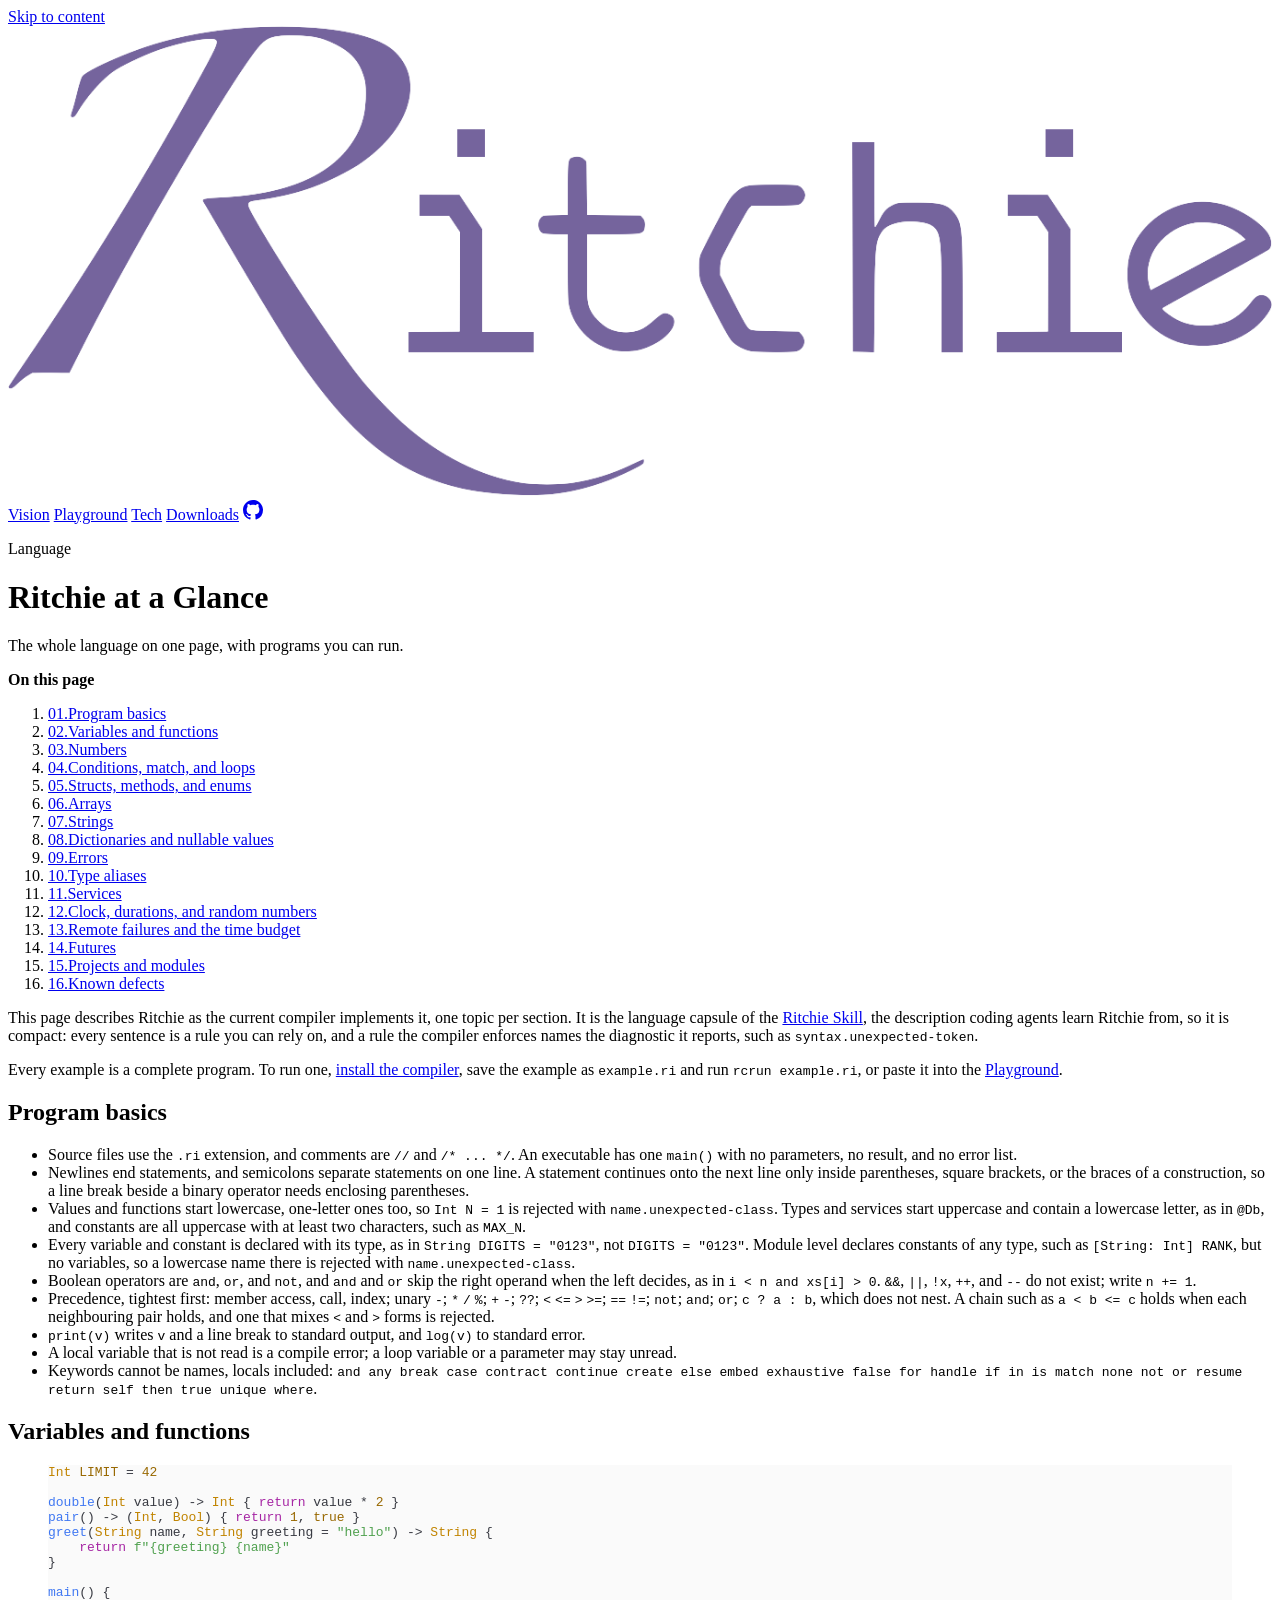
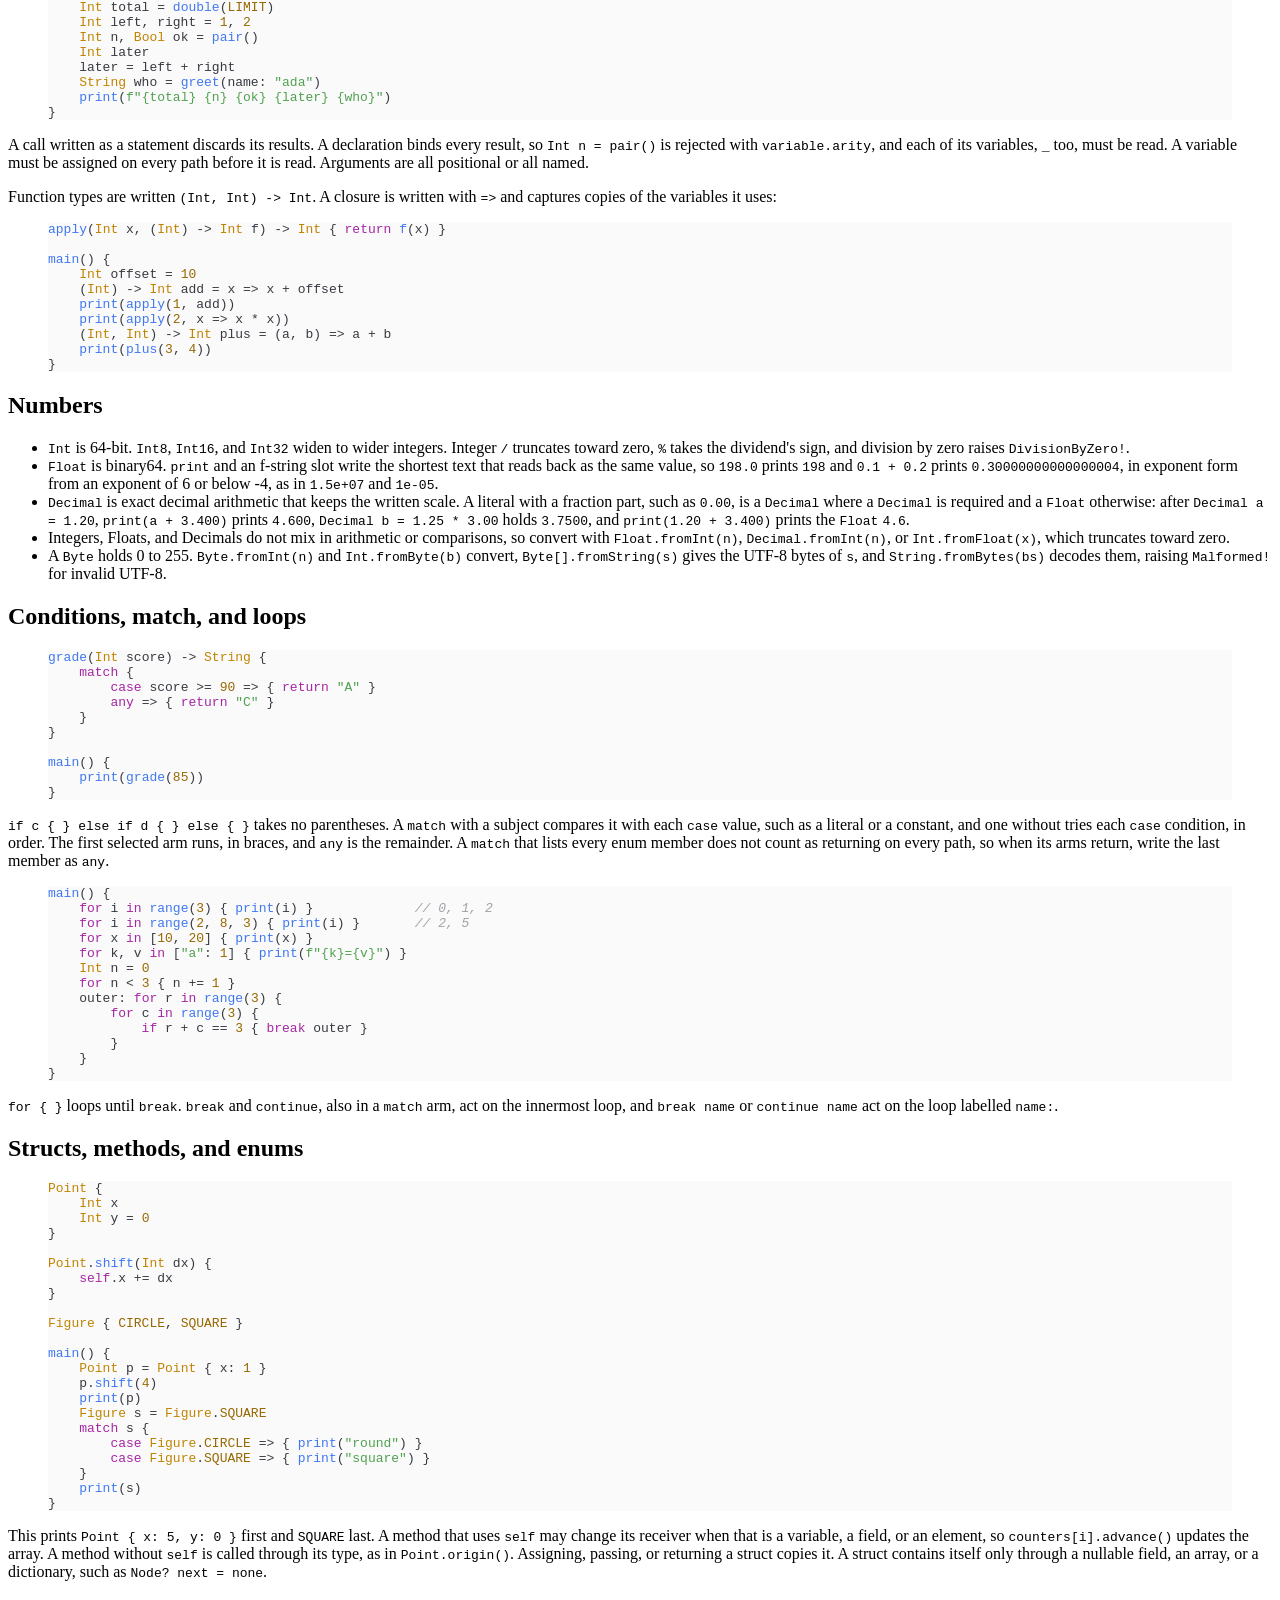
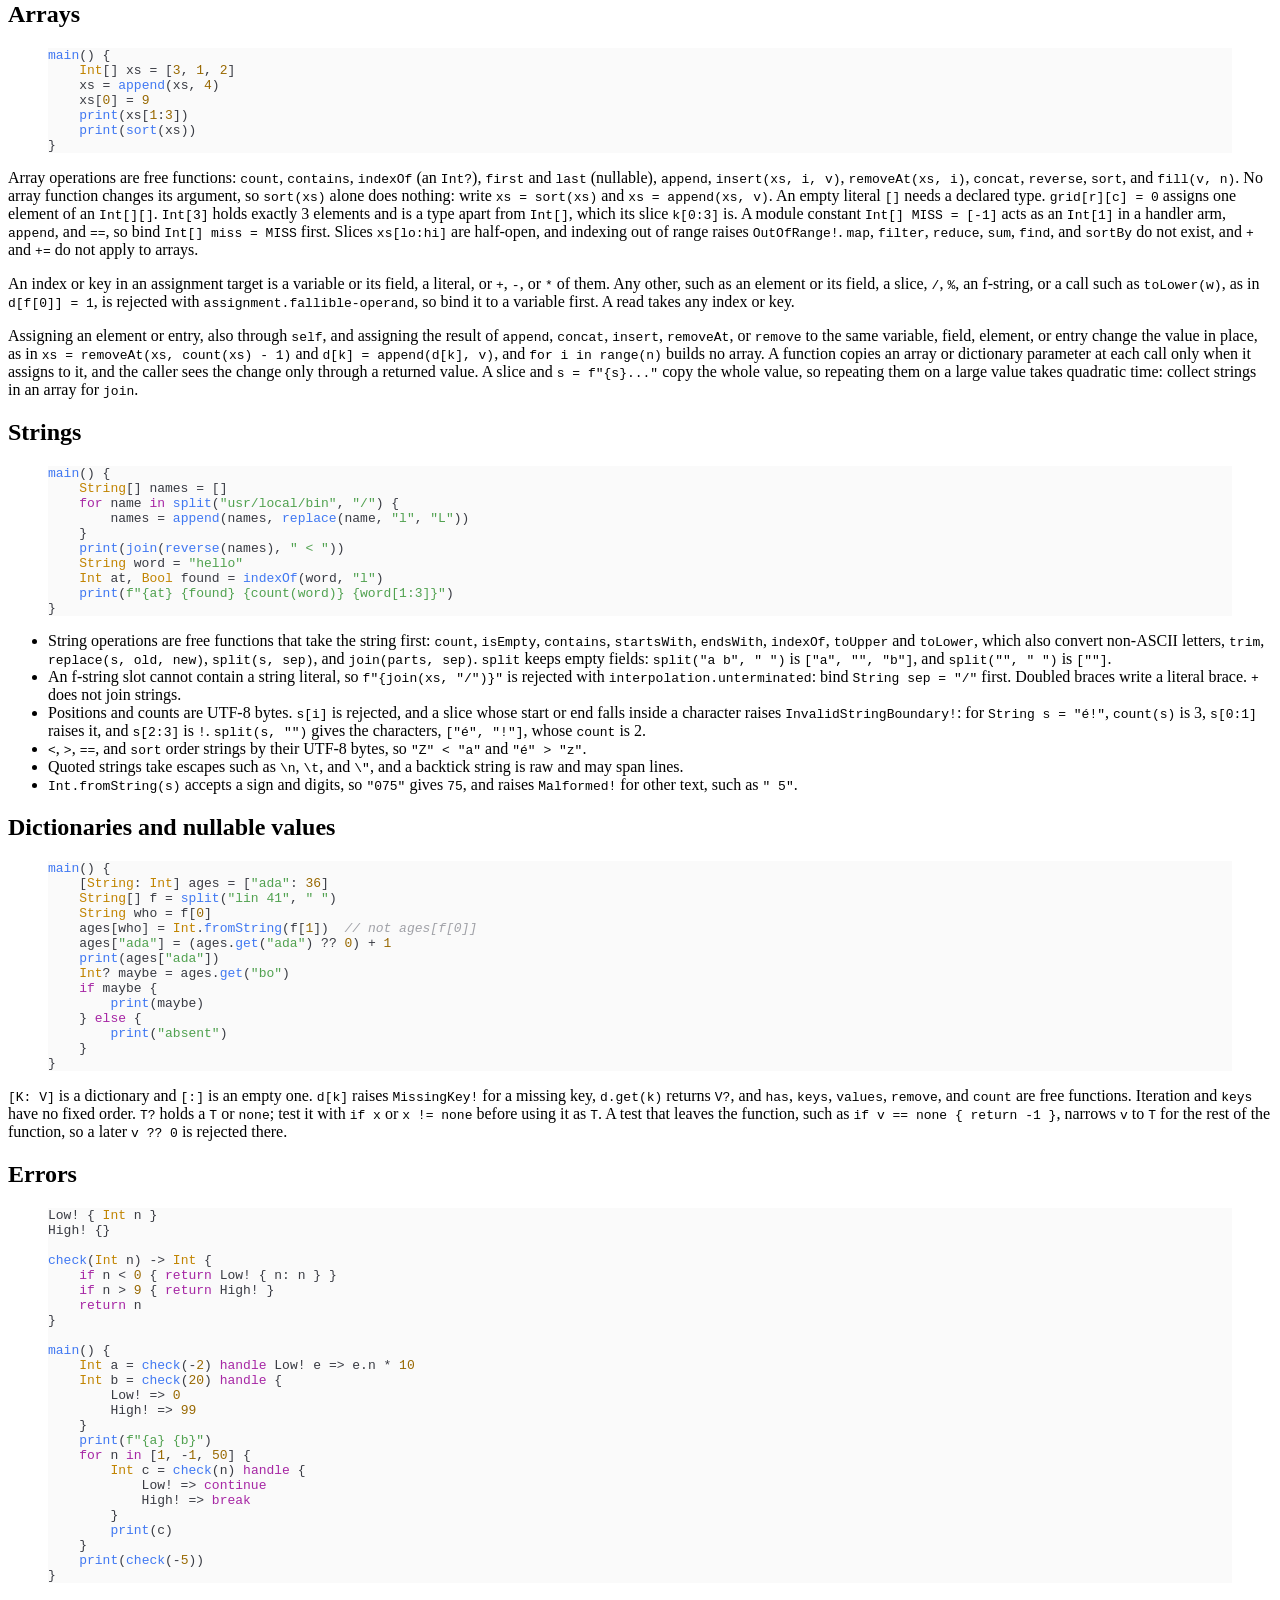
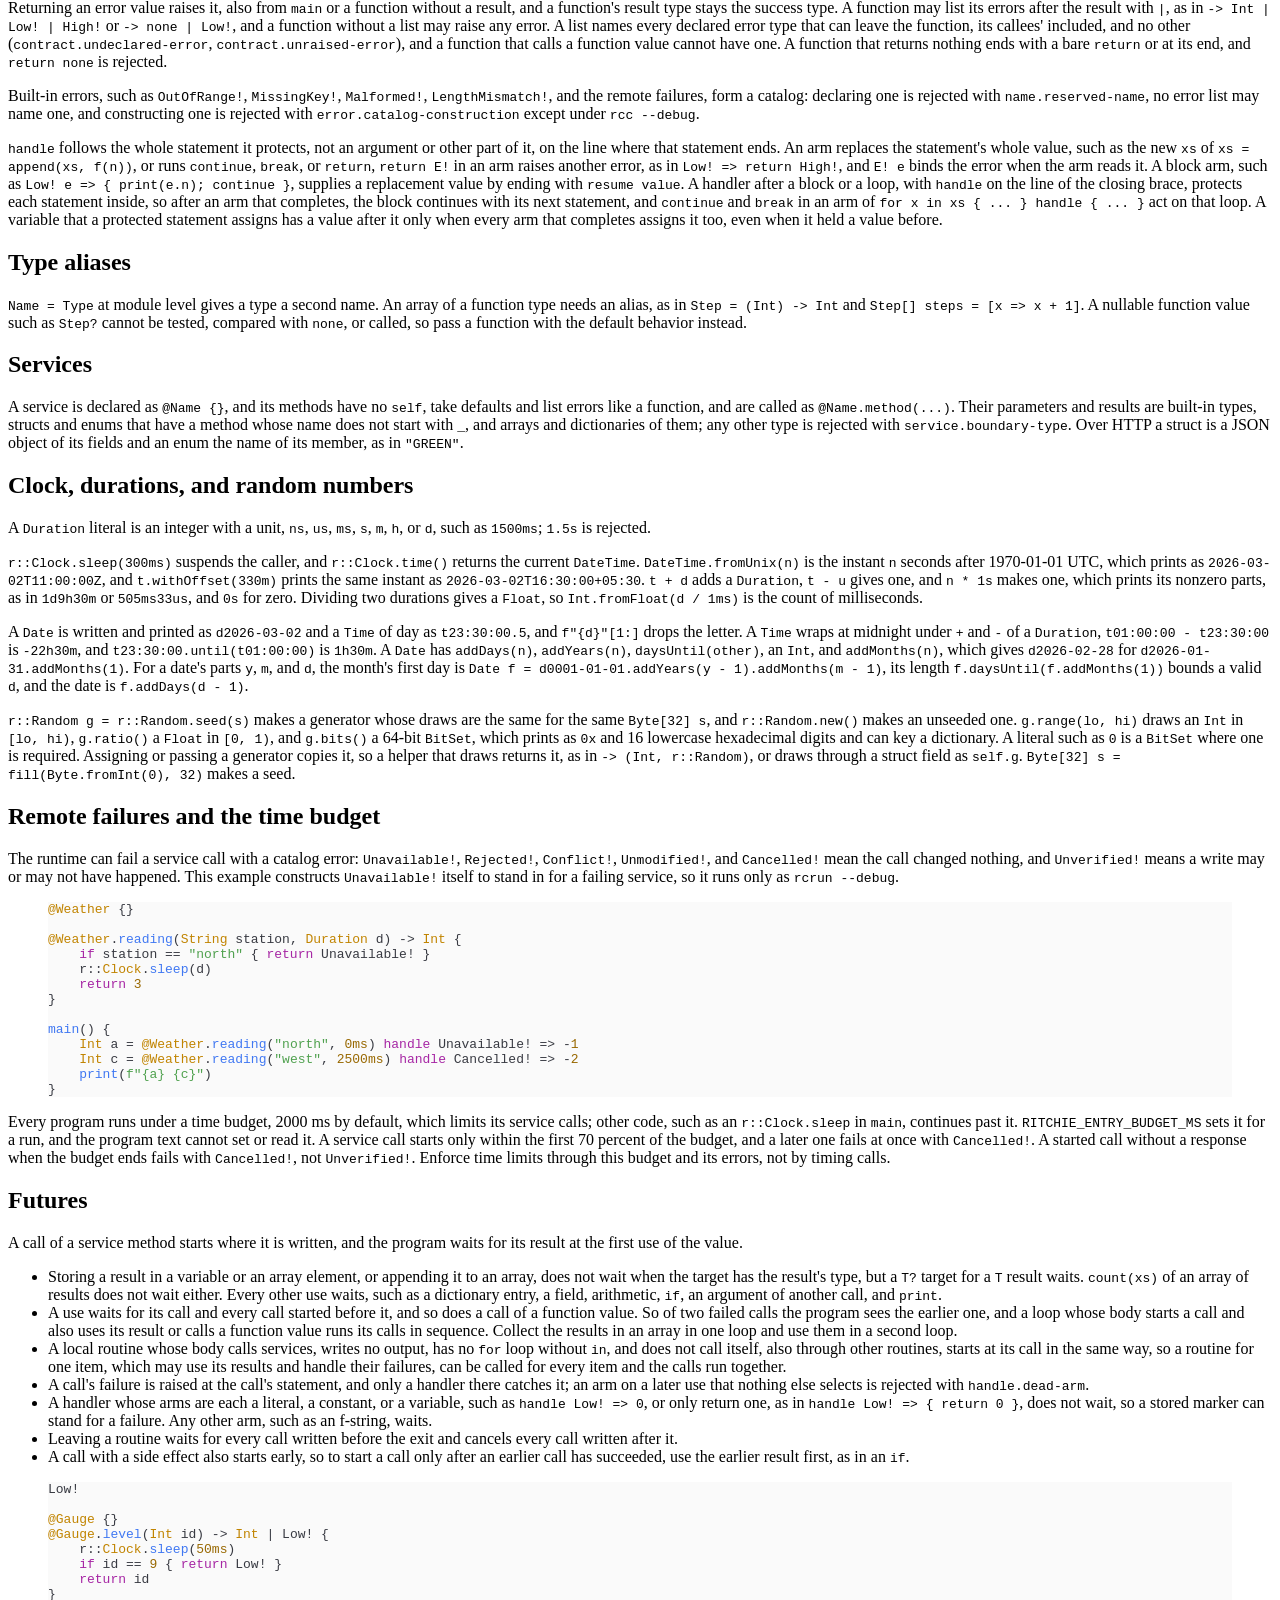
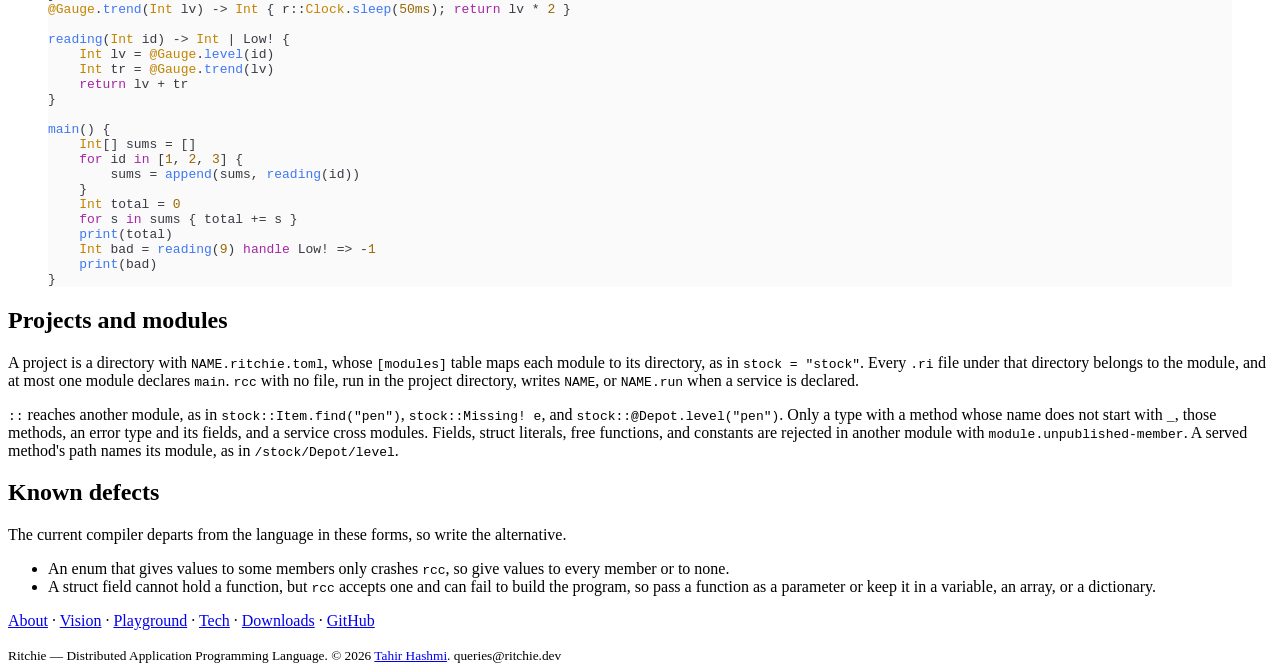
<file: tech/ritchie-at-a-glance/index.html>
<!doctype html>
<html lang="en-GB">
<head>
  <meta charset="utf-8">
  <meta name="viewport" content="width=device-width, initial-scale=1">
  <title>Ritchie at a Glance</title>
  <meta name="description" content="The whole Ritchie language on one page, including syntax, types, errors, services, time and concurrency, with programs you can run.">
  <link rel="canonical" href="https://ritchie.dev/tech/ritchie-at-a-glance/">
  <meta property="og:type" content="article">
  <meta property="og:site_name" content="Ritchie">
  <meta property="og:title" content="Ritchie at a Glance">
  <meta property="og:description" content="The whole Ritchie language on one page, with programs you can run.">
  <meta property="og:url" content="https://ritchie.dev/tech/ritchie-at-a-glance/">
  <meta property="og:image" content="https://ritchie.dev/assets/social-card.png">
  <meta property="og:image:secure_url" content="https://ritchie.dev/assets/social-card.png">
  <meta property="og:image:type" content="image/png">
  <meta property="og:image:width" content="1200">
  <meta property="og:image:height" content="627">
  <meta property="og:image:alt" content="Ritchie — Distributed Application Programming Language">
  <meta property="article:modified_time" content="2026-11-19">
  <meta name="twitter:card" content="summary_large_image">
  <meta name="twitter:title" content="Ritchie at a Glance">
  <meta name="twitter:description" content="The whole Ritchie language on one page, with programs you can run.">
  <meta name="twitter:image" content="https://ritchie.dev/assets/social-card.png">
  <meta name="twitter:image:alt" content="Ritchie — Distributed Application Programming Language">
  <meta name="color-scheme" content="light">
  <meta name="theme-color" content="#f3edf5">
  <meta name="theme-color" content="#1f2430" media="(prefers-color-scheme: dark)">
  <script type="application/ld+json">
  {
    "@context": "https://schema.org",
    "@type": "BreadcrumbList",
    "itemListElement": [
      {
        "@type": "ListItem",
        "position": 1,
        "name": "Home",
        "item": "https://ritchie.dev/"
      },
      {
        "@type": "ListItem",
        "position": 2,
        "name": "Tech",
        "item": "https://ritchie.dev/tech/"
      },
      {
        "@type": "ListItem",
        "position": 3,
        "name": "Ritchie at a Glance",
        "item": "https://ritchie.dev/tech/ritchie-at-a-glance/"
      }
    ]
  }
  </script>
  <link rel="alternate" type="application/rss+xml" title="Ritchie" href="/rss.xml">
  <link rel="preload" href="/fonts/barlow-condensed-v13-latin-regular.woff2" as="font" type="font/woff2" crossorigin>
  <link rel="preload" href="/fonts/barlow-semi-condensed-v16-latin-regular.woff2" as="font" type="font/woff2" crossorigin>
  <link rel="preload" href="/fonts/IosevkaTerm-Latin.woff2" as="font" type="font/woff2" crossorigin>
  <link rel="stylesheet" href="https://ritchie.dev/assets/site.css?h=387929f6d5a299577a69">
</head>
<body>
  <a class="skip-link" href="#content">Skip to content</a>
  <header class="site-header">
    <div class="shell header-inner">
      <a class="brand" href="/" aria-label="Ritchie home">
        <span class="brand-image"><img src="/assets/Ritchie.1.png" alt="" style="width: 100%; aspect-ratio: 1373 / 510" /></span>
      </a>
      <nav class="site-nav" aria-label="Main navigation">
        <a href="/preview/">Vision</a>
        <a href="/playground/">Playground</a>
        <a href="/tech/" aria-current="page">Tech</a>
        <a href="/downloads/">Downloads</a>
        <a class="nav-icon" href="https://github.com/codemartial/ritchie" aria-label="Ritchie on GitHub" title="GitHub">
          <svg viewBox="0 0 16 16" width="20" height="20" aria-hidden="true" focusable="false"><path fill="currentColor" d="M8 0c4.42 0 8 3.58 8 8a8.013 8.013 0 0 1-5.45 7.59c-.4.08-.55-.17-.55-.38 0-.27.01-1.13.01-2.2 0-.75-.25-1.23-.54-1.48 1.78-.2 3.65-.88 3.65-3.95 0-.88-.31-1.59-.82-2.15.08-.2.36-1.02-.08-2.12 0 0-.67-.22-2.2.82-.64-.18-1.32-.27-2-.27-.68 0-1.36.09-2 .27-1.53-1.03-2.2-.82-2.2-.82-.44 1.1-.16 1.92-.08 2.12-.51.56-.82 1.28-.82 2.15 0 3.06 1.86 3.75 3.64 3.95-.23.2-.44.55-.51 1.07-.46.21-1.61.55-2.33-.66-.15-.24-.6-.83-1.23-.82-.67.01-.27.38.01.53.34.19.73.9.82 1.13.16.45.68 1.31 2.69.94 0 .67.01 1.3.01 1.49 0 .21-.15.45-.55.38A7.995 7.995 0 0 1 0 8c0-4.42 3.58-8 8-8Z"/></svg>
        </a>
      </nav>
    </div>
  </header>

  <main id="content">
    <header class="page-hero">
      <div class="shell">
        <p class="eyebrow">Language</p>
        <h1>Ritchie at a Glance</h1>
        <p class="lede">The whole language on one page, with programs you can run.</p>
      </div>
    </header>

    <div class="shell doc-layout">
      <aside class="toc" aria-label="On this page">
        <strong>On this page</strong>

        <ol>
          <li><a href="#program-basics"><span class="toc-index" aria-hidden="true">01.</span><span>Program basics</span></a></li>
          <li><a href="#variables-and-functions"><span class="toc-index" aria-hidden="true">02.</span><span>Variables and functions</span></a></li>
          <li><a href="#numbers"><span class="toc-index" aria-hidden="true">03.</span><span>Numbers</span></a></li>
          <li><a href="#conditions-match-and-loops"><span class="toc-index" aria-hidden="true">04.</span><span>Conditions, match, and loops</span></a></li>
          <li><a href="#structs-methods-and-enums"><span class="toc-index" aria-hidden="true">05.</span><span>Structs, methods, and enums</span></a></li>
          <li><a href="#arrays"><span class="toc-index" aria-hidden="true">06.</span><span>Arrays</span></a></li>
          <li><a href="#strings"><span class="toc-index" aria-hidden="true">07.</span><span>Strings</span></a></li>
          <li><a href="#dictionaries-and-nullable-values"><span class="toc-index" aria-hidden="true">08.</span><span>Dictionaries and nullable values</span></a></li>
          <li><a href="#errors"><span class="toc-index" aria-hidden="true">09.</span><span>Errors</span></a></li>
          <li><a href="#type-aliases"><span class="toc-index" aria-hidden="true">10.</span><span>Type aliases</span></a></li>
          <li><a href="#services"><span class="toc-index" aria-hidden="true">11.</span><span>Services</span></a></li>
          <li><a href="#clock-durations-and-random-numbers"><span class="toc-index" aria-hidden="true">12.</span><span>Clock, durations, and random numbers</span></a></li>
          <li><a href="#remote-failures-and-the-time-budget"><span class="toc-index" aria-hidden="true">13.</span><span>Remote failures and the time budget</span></a></li>
          <li><a href="#futures"><span class="toc-index" aria-hidden="true">14.</span><span>Futures</span></a></li>
          <li><a href="#projects-and-modules"><span class="toc-index" aria-hidden="true">15.</span><span>Projects and modules</span></a></li>
          <li><a href="#known-defects"><span class="toc-index" aria-hidden="true">16.</span><span>Known defects</span></a></li>
        </ol>

      </aside>

      <article class="article glance-document">
<p>This page describes Ritchie as the current compiler implements it, one topic per section. It is the language capsule of the <a href="/skill/">Ritchie Skill</a>, the description coding agents learn Ritchie from, so it is compact: every sentence is a rule you can rely on, and a rule the compiler enforces names the diagnostic it reports, such as <code>syntax.unexpected-token</code>.</p>
<p>Every example is a complete program. To run one, <a href="/downloads/releases/">install the compiler</a>, save the example as <code>example.ri</code> and run <code>rcrun example.ri</code>, or paste it into the <a href="/playground/">Playground</a>.</p>
<h2 id="program-basics">Program basics</h2>
<ul>
<li>Source files use the <code>.ri</code> extension, and comments are <code>//</code> and
<code>/* ... */</code>. An executable has one <code>main()</code> with no parameters, no
result, and no error list.</li>
<li>Newlines end statements, and semicolons separate statements on one line.
A statement continues onto the next line only inside parentheses, square
brackets, or the braces of a construction, so a line break beside a
binary operator needs enclosing parentheses.</li>
<li>Values and functions start lowercase, one-letter ones too, so <code>Int N = 1</code>
is rejected with <code>name.unexpected-class</code>. Types and services start
uppercase and contain a lowercase letter, as in <code>@Db</code>, and constants are
all uppercase with at least two characters, such as <code>MAX_N</code>.</li>
<li>Every variable and constant is declared with its type, as in
<code>String DIGITS = "0123"</code>, not <code>DIGITS = "0123"</code>. Module level declares
constants of any type, such as <code>[String: Int] RANK</code>, but no variables, so
a lowercase name there is rejected with <code>name.unexpected-class</code>.</li>
<li>Boolean operators are <code>and</code>, <code>or</code>, and <code>not</code>, and <code>and</code> and <code>or</code> skip
the right operand when the left decides, as in <code>i &lt; n and xs[i] &gt; 0</code>.
<code>&amp;&amp;</code>, <code>||</code>, <code>!x</code>, <code>++</code>, and <code>--</code> do not exist; write <code>n += 1</code>.</li>
<li>Precedence, tightest first: member access, call, index; unary <code>-</code>; <code>*</code> <code>/</code>
<code>%</code>; <code>+</code> <code>-</code>; <code>??</code>; <code>&lt;</code> <code>&lt;=</code> <code>&gt;</code> <code>&gt;=</code>; <code>==</code> <code>!=</code>; <code>not</code>; <code>and</code>; <code>or</code>;
<code>c ? a : b</code>, which does not nest. A chain such as <code>a &lt; b &lt;= c</code> holds
when each neighbouring pair holds, and one that mixes <code>&lt;</code> and <code>&gt;</code> forms
is rejected.</li>
<li><code>print(v)</code> writes <code>v</code> and a line break to standard output, and <code>log(v)</code> to
standard error.</li>
<li>A local variable that is not read is a compile error; a loop variable or
a parameter may stay unread.</li>
<li>Keywords cannot be names, locals included: <code>and any break case contract continue create else embed exhaustive false for handle if in is match none not or resume return self then true unique where</code>.</li>
</ul>
<h2 id="variables-and-functions">Variables and functions</h2>
<figure class="code-window">

<pre class="giallo" style="color: #383A42; background-color: #FAFAFA;" ><code data-lang="Ritchie"><span class="giallo-l"><span style="color: #C18401;">Int</span><span style="color: #986801;"> LIMIT</span><span> =</span><span style="color: #986801;"> 42</span></span>
<span class="giallo-l"></span>
<span class="giallo-l"><span style="color: #4078F2;">double</span><span>(</span><span style="color: #C18401;">Int</span><span> value) -&gt;</span><span style="color: #C18401;"> Int</span><span> { </span><span style="color: #A626A4;">return</span><span> value *</span><span style="color: #986801;"> 2</span><span> }</span></span>
<span class="giallo-l"><span style="color: #4078F2;">pair</span><span>() -&gt; (</span><span style="color: #C18401;">Int</span><span>, </span><span style="color: #C18401;">Bool</span><span>) { </span><span style="color: #A626A4;">return</span><span style="color: #986801;"> 1</span><span>, </span><span style="color: #986801;">true</span><span> }</span></span>
<span class="giallo-l"><span style="color: #4078F2;">greet</span><span>(</span><span style="color: #C18401;">String</span><span> name, </span><span style="color: #C18401;">String</span><span> greeting =</span><span style="color: #50A14F;"> &quot;hello&quot;</span><span>) -&gt;</span><span style="color: #C18401;"> String</span><span> {</span></span>
<span class="giallo-l"><span style="color: #A626A4;">    return</span><span style="color: #50A14F;"> f&quot;{greeting} {name}&quot;</span></span>
<span class="giallo-l"><span>}</span></span>
<span class="giallo-l"></span>
<span class="giallo-l"><span style="color: #4078F2;">main</span><span>() {</span></span>
<span class="giallo-l"><span style="color: #C18401;">    Int</span><span> total =</span><span style="color: #4078F2;"> double</span><span>(</span><span style="color: #986801;">LIMIT</span><span>)</span></span>
<span class="giallo-l"><span style="color: #C18401;">    Int</span><span> left, right =</span><span style="color: #986801;"> 1</span><span>, </span><span style="color: #986801;">2</span></span>
<span class="giallo-l"><span style="color: #C18401;">    Int</span><span> n, </span><span style="color: #C18401;">Bool</span><span> ok =</span><span style="color: #4078F2;"> pair</span><span>()</span></span>
<span class="giallo-l"><span style="color: #C18401;">    Int</span><span> later</span></span>
<span class="giallo-l"><span>    later = left + right</span></span>
<span class="giallo-l"><span style="color: #C18401;">    String</span><span> who =</span><span style="color: #4078F2;"> greet</span><span>(name: </span><span style="color: #50A14F;">&quot;ada&quot;</span><span>)</span></span>
<span class="giallo-l"><span style="color: #4078F2;">    print</span><span>(</span><span style="color: #50A14F;">f&quot;{total} {n} {ok} {later} {who}&quot;</span><span>)</span></span>
<span class="giallo-l"><span>}</span></span></code></pre>

</figure>
<p>A call written as a statement discards its results. A declaration binds every
result, so <code>Int n = pair()</code> is rejected with <code>variable.arity</code>, and each of its
variables, <code>_</code> too, must be read. A variable must be assigned on every path
before it is read. Arguments are all positional or all named.</p>
<p>Function types are written <code>(Int, Int) -&gt; Int</code>. A closure is written with
<code>=&gt;</code> and captures copies of the variables it uses:</p>
<figure class="code-window">

<pre class="giallo" style="color: #383A42; background-color: #FAFAFA;" ><code data-lang="Ritchie"><span class="giallo-l"><span style="color: #4078F2;">apply</span><span>(</span><span style="color: #C18401;">Int</span><span> x, (</span><span style="color: #C18401;">Int</span><span>) -&gt;</span><span style="color: #C18401;"> Int</span><span> f) -&gt;</span><span style="color: #C18401;"> Int</span><span> { </span><span style="color: #A626A4;">return</span><span style="color: #4078F2;"> f</span><span>(x) }</span></span>
<span class="giallo-l"></span>
<span class="giallo-l"><span style="color: #4078F2;">main</span><span>() {</span></span>
<span class="giallo-l"><span style="color: #C18401;">    Int</span><span> offset =</span><span style="color: #986801;"> 10</span></span>
<span class="giallo-l"><span>    (</span><span style="color: #C18401;">Int</span><span>) -&gt;</span><span style="color: #C18401;"> Int</span><span> add = x =&gt; x + offset</span></span>
<span class="giallo-l"><span style="color: #4078F2;">    print</span><span>(</span><span style="color: #4078F2;">apply</span><span>(</span><span style="color: #986801;">1</span><span>, add))</span></span>
<span class="giallo-l"><span style="color: #4078F2;">    print</span><span>(</span><span style="color: #4078F2;">apply</span><span>(</span><span style="color: #986801;">2</span><span>, x =&gt; x * x))</span></span>
<span class="giallo-l"><span>    (</span><span style="color: #C18401;">Int</span><span>, </span><span style="color: #C18401;">Int</span><span>) -&gt;</span><span style="color: #C18401;"> Int</span><span> plus = (a, b) =&gt; a + b</span></span>
<span class="giallo-l"><span style="color: #4078F2;">    print</span><span>(</span><span style="color: #4078F2;">plus</span><span>(</span><span style="color: #986801;">3</span><span>, </span><span style="color: #986801;">4</span><span>))</span></span>
<span class="giallo-l"><span>}</span></span></code></pre>

</figure><h2 id="numbers">Numbers</h2>
<ul>
<li><code>Int</code> is 64-bit. <code>Int8</code>, <code>Int16</code>, and <code>Int32</code> widen to wider integers.
Integer <code>/</code> truncates toward zero, <code>%</code> takes the dividend's sign, and
division by zero raises <code>DivisionByZero!</code>.</li>
<li><code>Float</code> is binary64. <code>print</code> and an f-string slot write the shortest
text that reads back as the same value, so <code>198.0</code> prints <code>198</code> and
<code>0.1 + 0.2</code> prints <code>0.30000000000000004</code>, in exponent form from an
exponent of 6 or below -4, as in <code>1.5e+07</code> and <code>1e-05</code>.</li>
<li><code>Decimal</code> is exact decimal arithmetic that keeps the written scale. A
literal with a fraction part, such as <code>0.00</code>, is a <code>Decimal</code> where a
<code>Decimal</code> is required and a <code>Float</code> otherwise: after <code>Decimal a = 1.20</code>,
<code>print(a + 3.400)</code> prints <code>4.600</code>, <code>Decimal b = 1.25 * 3.00</code> holds
<code>3.7500</code>, and <code>print(1.20 + 3.400)</code> prints the <code>Float</code> <code>4.6</code>.</li>
<li>Integers, Floats, and Decimals do not mix in arithmetic or comparisons,
so convert with <code>Float.fromInt(n)</code>, <code>Decimal.fromInt(n)</code>, or
<code>Int.fromFloat(x)</code>, which truncates toward zero.</li>
<li>A <code>Byte</code> holds 0 to 255. <code>Byte.fromInt(n)</code> and <code>Int.fromByte(b)</code> convert,
<code>Byte[].fromString(s)</code> gives the UTF-8 bytes of <code>s</code>, and
<code>String.fromBytes(bs)</code> decodes them, raising <code>Malformed!</code> for invalid
UTF-8.</li>
</ul>
<h2 id="conditions-match-and-loops">Conditions, match, and loops</h2>
<figure class="code-window">

<pre class="giallo" style="color: #383A42; background-color: #FAFAFA;" ><code data-lang="Ritchie"><span class="giallo-l"><span style="color: #4078F2;">grade</span><span>(</span><span style="color: #C18401;">Int</span><span> score) -&gt;</span><span style="color: #C18401;"> String</span><span> {</span></span>
<span class="giallo-l"><span style="color: #A626A4;">    match</span><span> {</span></span>
<span class="giallo-l"><span style="color: #A626A4;">        case</span><span> score &gt;=</span><span style="color: #986801;"> 90</span><span> =&gt; { </span><span style="color: #A626A4;">return</span><span style="color: #50A14F;"> &quot;A&quot;</span><span> }</span></span>
<span class="giallo-l"><span style="color: #A626A4;">        any</span><span> =&gt; { </span><span style="color: #A626A4;">return</span><span style="color: #50A14F;"> &quot;C&quot;</span><span> }</span></span>
<span class="giallo-l"><span>    }</span></span>
<span class="giallo-l"><span>}</span></span>
<span class="giallo-l"></span>
<span class="giallo-l"><span style="color: #4078F2;">main</span><span>() {</span></span>
<span class="giallo-l"><span style="color: #4078F2;">    print</span><span>(</span><span style="color: #4078F2;">grade</span><span>(</span><span style="color: #986801;">85</span><span>))</span></span>
<span class="giallo-l"><span>}</span></span></code></pre>

</figure>
<p><code>if c { } else if d { } else { }</code> takes no parentheses. A <code>match</code> with a
subject compares it with each <code>case</code> value, such as a literal or a constant,
and one without tries each <code>case</code> condition, in order. The first selected arm
runs, in braces, and <code>any</code> is the remainder. A <code>match</code> that lists every enum
member does not count as returning on every path, so when its arms return,
write the last member as <code>any</code>.</p>
<figure class="code-window">

<pre class="giallo" style="color: #383A42; background-color: #FAFAFA;" ><code data-lang="Ritchie"><span class="giallo-l"><span style="color: #4078F2;">main</span><span>() {</span></span>
<span class="giallo-l"><span style="color: #A626A4;">    for</span><span> i </span><span style="color: #A626A4;">in</span><span style="color: #4078F2;"> range</span><span>(</span><span style="color: #986801;">3</span><span>) { </span><span style="color: #4078F2;">print</span><span>(i) }             </span><span style="color: #A0A1A7;font-style: italic;">// 0, 1, 2</span></span>
<span class="giallo-l"><span style="color: #A626A4;">    for</span><span> i </span><span style="color: #A626A4;">in</span><span style="color: #4078F2;"> range</span><span>(</span><span style="color: #986801;">2</span><span>, </span><span style="color: #986801;">8</span><span>, </span><span style="color: #986801;">3</span><span>) { </span><span style="color: #4078F2;">print</span><span>(i) }       </span><span style="color: #A0A1A7;font-style: italic;">// 2, 5</span></span>
<span class="giallo-l"><span style="color: #A626A4;">    for</span><span> x </span><span style="color: #A626A4;">in</span><span> [</span><span style="color: #986801;">10</span><span>, </span><span style="color: #986801;">20</span><span>] { </span><span style="color: #4078F2;">print</span><span>(x) }</span></span>
<span class="giallo-l"><span style="color: #A626A4;">    for</span><span> k, v </span><span style="color: #A626A4;">in</span><span> [</span><span style="color: #50A14F;">&quot;a&quot;</span><span>: </span><span style="color: #986801;">1</span><span>] { </span><span style="color: #4078F2;">print</span><span>(</span><span style="color: #50A14F;">f&quot;{k}={v}&quot;</span><span>) }</span></span>
<span class="giallo-l"><span style="color: #C18401;">    Int</span><span> n =</span><span style="color: #986801;"> 0</span></span>
<span class="giallo-l"><span style="color: #A626A4;">    for</span><span> n &lt;</span><span style="color: #986801;"> 3</span><span> { n +=</span><span style="color: #986801;"> 1</span><span> }</span></span>
<span class="giallo-l"><span>    outer: </span><span style="color: #A626A4;">for</span><span> r </span><span style="color: #A626A4;">in</span><span style="color: #4078F2;"> range</span><span>(</span><span style="color: #986801;">3</span><span>) {</span></span>
<span class="giallo-l"><span style="color: #A626A4;">        for</span><span> c </span><span style="color: #A626A4;">in</span><span style="color: #4078F2;"> range</span><span>(</span><span style="color: #986801;">3</span><span>) {</span></span>
<span class="giallo-l"><span style="color: #A626A4;">            if</span><span> r + c ==</span><span style="color: #986801;"> 3</span><span> { </span><span style="color: #A626A4;">break</span><span> outer }</span></span>
<span class="giallo-l"><span>        }</span></span>
<span class="giallo-l"><span>    }</span></span>
<span class="giallo-l"><span>}</span></span></code></pre>

</figure>
<p><code>for { }</code> loops until <code>break</code>. <code>break</code> and <code>continue</code>, also in a <code>match</code>
arm, act on the innermost loop, and <code>break name</code> or <code>continue name</code> act on
the loop labelled <code>name:</code>.</p>
<h2 id="structs-methods-and-enums">Structs, methods, and enums</h2>
<figure class="code-window">

<pre class="giallo" style="color: #383A42; background-color: #FAFAFA;" ><code data-lang="Ritchie"><span class="giallo-l"><span style="color: #C18401;">Point</span><span> {</span></span>
<span class="giallo-l"><span style="color: #C18401;">    Int</span><span> x</span></span>
<span class="giallo-l"><span style="color: #C18401;">    Int</span><span> y =</span><span style="color: #986801;"> 0</span></span>
<span class="giallo-l"><span>}</span></span>
<span class="giallo-l"></span>
<span class="giallo-l"><span style="color: #C18401;">Point</span><span>.</span><span style="color: #4078F2;">shift</span><span>(</span><span style="color: #C18401;">Int</span><span> dx) {</span></span>
<span class="giallo-l"><span style="color: #A626A4;">    self</span><span>.x += dx</span></span>
<span class="giallo-l"><span>}</span></span>
<span class="giallo-l"></span>
<span class="giallo-l"><span style="color: #C18401;">Figure</span><span> { </span><span style="color: #986801;">CIRCLE</span><span>, </span><span style="color: #986801;">SQUARE</span><span> }</span></span>
<span class="giallo-l"></span>
<span class="giallo-l"><span style="color: #4078F2;">main</span><span>() {</span></span>
<span class="giallo-l"><span style="color: #C18401;">    Point</span><span> p =</span><span style="color: #C18401;"> Point</span><span> { x: </span><span style="color: #986801;">1</span><span> }</span></span>
<span class="giallo-l"><span>    p.</span><span style="color: #4078F2;">shift</span><span>(</span><span style="color: #986801;">4</span><span>)</span></span>
<span class="giallo-l"><span style="color: #4078F2;">    print</span><span>(p)</span></span>
<span class="giallo-l"><span style="color: #C18401;">    Figure</span><span> s =</span><span style="color: #C18401;"> Figure</span><span>.</span><span style="color: #986801;">SQUARE</span></span>
<span class="giallo-l"><span style="color: #A626A4;">    match</span><span> s {</span></span>
<span class="giallo-l"><span style="color: #A626A4;">        case</span><span style="color: #C18401;"> Figure</span><span>.</span><span style="color: #986801;">CIRCLE</span><span> =&gt; { </span><span style="color: #4078F2;">print</span><span>(</span><span style="color: #50A14F;">&quot;round&quot;</span><span>) }</span></span>
<span class="giallo-l"><span style="color: #A626A4;">        case</span><span style="color: #C18401;"> Figure</span><span>.</span><span style="color: #986801;">SQUARE</span><span> =&gt; { </span><span style="color: #4078F2;">print</span><span>(</span><span style="color: #50A14F;">&quot;square&quot;</span><span>) }</span></span>
<span class="giallo-l"><span>    }</span></span>
<span class="giallo-l"><span style="color: #4078F2;">    print</span><span>(s)</span></span>
<span class="giallo-l"><span>}</span></span></code></pre>

</figure>
<p>This prints <code>Point { x: 5, y: 0 }</code> first and <code>SQUARE</code> last. A method that
uses <code>self</code> may change its receiver when that is a variable, a field, or an
element, so <code>counters[i].advance()</code> updates the array. A method without
<code>self</code> is called through its type, as in <code>Point.origin()</code>. Assigning,
passing, or returning a struct copies it. A struct contains itself only
through a nullable field, an array, or a dictionary, such as
<code>Node? next = none</code>.</p>
<h2 id="arrays">Arrays</h2>
<figure class="code-window">

<pre class="giallo" style="color: #383A42; background-color: #FAFAFA;" ><code data-lang="Ritchie"><span class="giallo-l"><span style="color: #4078F2;">main</span><span>() {</span></span>
<span class="giallo-l"><span style="color: #C18401;">    Int</span><span>[] xs = [</span><span style="color: #986801;">3</span><span>, </span><span style="color: #986801;">1</span><span>, </span><span style="color: #986801;">2</span><span>]</span></span>
<span class="giallo-l"><span>    xs =</span><span style="color: #4078F2;"> append</span><span>(xs, </span><span style="color: #986801;">4</span><span>)</span></span>
<span class="giallo-l"><span>    xs[</span><span style="color: #986801;">0</span><span>] =</span><span style="color: #986801;"> 9</span></span>
<span class="giallo-l"><span style="color: #4078F2;">    print</span><span>(xs[</span><span style="color: #986801;">1</span><span>:</span><span style="color: #986801;">3</span><span>])</span></span>
<span class="giallo-l"><span style="color: #4078F2;">    print</span><span>(</span><span style="color: #4078F2;">sort</span><span>(xs))</span></span>
<span class="giallo-l"><span>}</span></span></code></pre>

</figure>
<p>Array operations are free functions: <code>count</code>, <code>contains</code>, <code>indexOf</code> (an
<code>Int?</code>), <code>first</code> and <code>last</code> (nullable), <code>append</code>, <code>insert(xs, i, v)</code>,
<code>removeAt(xs, i)</code>, <code>concat</code>, <code>reverse</code>, <code>sort</code>, and <code>fill(v, n)</code>. No array
function changes its argument, so <code>sort(xs)</code> alone does nothing: write
<code>xs = sort(xs)</code> and <code>xs = append(xs, v)</code>. An empty literal <code>[]</code> needs a
declared type. <code>grid[r][c] = 0</code> assigns one element of an <code>Int[][]</code>.
<code>Int[3]</code> holds exactly 3 elements and is a type apart from <code>Int[]</code>, which
its slice <code>k[0:3]</code> is. A module constant <code>Int[] MISS = [-1]</code> acts as an
<code>Int[1]</code> in a handler arm, <code>append</code>, and <code>==</code>, so bind
<code>Int[] miss = MISS</code> first. Slices <code>xs[lo:hi]</code> are half-open, and
indexing out of range raises <code>OutOfRange!</code>. <code>map</code>, <code>filter</code>, <code>reduce</code>,
<code>sum</code>, <code>find</code>, and <code>sortBy</code> do not exist, and <code>+</code> and <code>+=</code> do not apply to
arrays.</p>
<p>An index or key in an assignment target is a variable or its field, a
literal, or <code>+</code>, <code>-</code>, or <code>*</code> of them. Any other, such as an element or its
field, a slice, <code>/</code>, <code>%</code>, an f-string, or a call such as <code>toLower(w)</code>, as in
<code>d[f[0]] = 1</code>, is rejected with <code>assignment.fallible-operand</code>, so bind it to
a variable first. A read takes any index or key.</p>
<p>Assigning an element or entry, also through <code>self</code>, and assigning the result
of <code>append</code>, <code>concat</code>, <code>insert</code>, <code>removeAt</code>, or <code>remove</code> to the same
variable, field, element, or entry change the value in place, as in
<code>xs = removeAt(xs, count(xs) - 1)</code> and <code>d[k] = append(d[k], v)</code>, and
<code>for i in range(n)</code> builds no array. A function copies an array or
dictionary parameter at each call only when it assigns to it, and the caller
sees the change only through a returned value. A slice and <code>s = f"{s}..."</code>
copy the whole value, so repeating them on a large value takes quadratic
time: collect strings in an array for <code>join</code>.</p>
<h2 id="strings">Strings</h2>
<figure class="code-window">

<pre class="giallo" style="color: #383A42; background-color: #FAFAFA;" ><code data-lang="Ritchie"><span class="giallo-l"><span style="color: #4078F2;">main</span><span>() {</span></span>
<span class="giallo-l"><span style="color: #C18401;">    String</span><span>[] names = []</span></span>
<span class="giallo-l"><span style="color: #A626A4;">    for</span><span> name </span><span style="color: #A626A4;">in</span><span style="color: #4078F2;"> split</span><span>(</span><span style="color: #50A14F;">&quot;usr/local/bin&quot;</span><span>, </span><span style="color: #50A14F;">&quot;/&quot;</span><span>) {</span></span>
<span class="giallo-l"><span>        names =</span><span style="color: #4078F2;"> append</span><span>(names, </span><span style="color: #4078F2;">replace</span><span>(name, </span><span style="color: #50A14F;">&quot;l&quot;</span><span>, </span><span style="color: #50A14F;">&quot;L&quot;</span><span>))</span></span>
<span class="giallo-l"><span>    }</span></span>
<span class="giallo-l"><span style="color: #4078F2;">    print</span><span>(</span><span style="color: #4078F2;">join</span><span>(</span><span style="color: #4078F2;">reverse</span><span>(names), </span><span style="color: #50A14F;">&quot; &lt; &quot;</span><span>))</span></span>
<span class="giallo-l"><span style="color: #C18401;">    String</span><span> word =</span><span style="color: #50A14F;"> &quot;hello&quot;</span></span>
<span class="giallo-l"><span style="color: #C18401;">    Int</span><span> at, </span><span style="color: #C18401;">Bool</span><span> found =</span><span style="color: #4078F2;"> indexOf</span><span>(word, </span><span style="color: #50A14F;">&quot;l&quot;</span><span>)</span></span>
<span class="giallo-l"><span style="color: #4078F2;">    print</span><span>(</span><span style="color: #50A14F;">f&quot;{at} {found} {count(word)} {word[1:3]}&quot;</span><span>)</span></span>
<span class="giallo-l"><span>}</span></span></code></pre>

</figure>
<ul>
<li>String operations are free functions that take the string first:
<code>count</code>, <code>isEmpty</code>, <code>contains</code>, <code>startsWith</code>, <code>endsWith</code>, <code>indexOf</code>,
<code>toUpper</code> and <code>toLower</code>, which also convert non-ASCII letters, <code>trim</code>,
<code>replace(s, old, new)</code>, <code>split(s, sep)</code>, and <code>join(parts, sep)</code>. <code>split</code>
keeps empty fields: <code>split("a  b", " ")</code> is <code>["a", "", "b"]</code>, and
<code>split("", " ")</code> is <code>[""]</code>.</li>
<li>An f-string slot cannot contain a string literal, so <code>f"{join(xs, "/")}"</code>
is rejected with <code>interpolation.unterminated</code>: bind <code>String sep = "/"</code>
first. Doubled braces write a literal brace. <code>+</code> does not join strings.</li>
<li>Positions and counts are UTF-8 bytes. <code>s[i]</code> is rejected, and a slice
whose start or end falls inside a character raises
<code>InvalidStringBoundary!</code>: for <code>String s = "é!"</code>, <code>count(s)</code> is 3, <code>s[0:1]</code>
raises it, and <code>s[2:3]</code> is <code>!</code>. <code>split(s, "")</code> gives the characters,
<code>["é", "!"]</code>, whose <code>count</code> is 2.</li>
<li><code>&lt;</code>, <code>&gt;</code>, <code>==</code>, and <code>sort</code> order strings by their UTF-8 bytes, so
<code>"Z" &lt; "a"</code> and <code>"é" &gt; "z"</code>.</li>
<li>Quoted strings take escapes such as <code>\n</code>, <code>\t</code>, and <code>\"</code>, and a backtick
string is raw and may span lines.</li>
<li><code>Int.fromString(s)</code> accepts a sign and digits, so <code>"075"</code> gives <code>75</code>, and
raises <code>Malformed!</code> for other text, such as <code>" 5"</code>.</li>
</ul>
<h2 id="dictionaries-and-nullable-values">Dictionaries and nullable values</h2>
<figure class="code-window">

<pre class="giallo" style="color: #383A42; background-color: #FAFAFA;" ><code data-lang="Ritchie"><span class="giallo-l"><span style="color: #4078F2;">main</span><span>() {</span></span>
<span class="giallo-l"><span>    [</span><span style="color: #C18401;">String</span><span>: </span><span style="color: #C18401;">Int</span><span>] ages = [</span><span style="color: #50A14F;">&quot;ada&quot;</span><span>: </span><span style="color: #986801;">36</span><span>]</span></span>
<span class="giallo-l"><span style="color: #C18401;">    String</span><span>[] f =</span><span style="color: #4078F2;"> split</span><span>(</span><span style="color: #50A14F;">&quot;lin 41&quot;</span><span>, </span><span style="color: #50A14F;">&quot; &quot;</span><span>)</span></span>
<span class="giallo-l"><span style="color: #C18401;">    String</span><span> who = f[</span><span style="color: #986801;">0</span><span>]</span></span>
<span class="giallo-l"><span>    ages[who] =</span><span style="color: #C18401;"> Int</span><span>.</span><span style="color: #4078F2;">fromString</span><span>(f[</span><span style="color: #986801;">1</span><span>])  </span><span style="color: #A0A1A7;font-style: italic;">// not ages[f[0]]</span></span>
<span class="giallo-l"><span>    ages[</span><span style="color: #50A14F;">&quot;ada&quot;</span><span>] = (ages.</span><span style="color: #4078F2;">get</span><span>(</span><span style="color: #50A14F;">&quot;ada&quot;</span><span>) ??</span><span style="color: #986801;"> 0</span><span>) +</span><span style="color: #986801;"> 1</span></span>
<span class="giallo-l"><span style="color: #4078F2;">    print</span><span>(ages[</span><span style="color: #50A14F;">&quot;ada&quot;</span><span>])</span></span>
<span class="giallo-l"><span style="color: #C18401;">    Int</span><span>? maybe = ages.</span><span style="color: #4078F2;">get</span><span>(</span><span style="color: #50A14F;">&quot;bo&quot;</span><span>)</span></span>
<span class="giallo-l"><span style="color: #A626A4;">    if</span><span> maybe {</span></span>
<span class="giallo-l"><span style="color: #4078F2;">        print</span><span>(maybe)</span></span>
<span class="giallo-l"><span>    } </span><span style="color: #A626A4;">else</span><span> {</span></span>
<span class="giallo-l"><span style="color: #4078F2;">        print</span><span>(</span><span style="color: #50A14F;">&quot;absent&quot;</span><span>)</span></span>
<span class="giallo-l"><span>    }</span></span>
<span class="giallo-l"><span>}</span></span></code></pre>

</figure>
<p><code>[K: V]</code> is a dictionary and <code>[:]</code> is an empty one. <code>d[k]</code> raises
<code>MissingKey!</code> for a missing key, <code>d.get(k)</code> returns <code>V?</code>, and <code>has</code>, <code>keys</code>,
<code>values</code>, <code>remove</code>, and <code>count</code> are free functions. Iteration and <code>keys</code>
have no fixed order. <code>T?</code> holds a <code>T</code> or <code>none</code>; test it with <code>if x</code> or
<code>x != none</code> before using it as <code>T</code>. A test that leaves the function, such as
<code>if v == none { return -1 }</code>, narrows <code>v</code> to <code>T</code> for the rest of the
function, so a later <code>v ?? 0</code> is rejected there.</p>
<h2 id="errors">Errors</h2>
<figure class="code-window">

<pre class="giallo" style="color: #383A42; background-color: #FAFAFA;" ><code data-lang="Ritchie"><span class="giallo-l"><span>Low! { </span><span style="color: #C18401;">Int</span><span> n }</span></span>
<span class="giallo-l"><span>High! {}</span></span>
<span class="giallo-l"></span>
<span class="giallo-l"><span style="color: #4078F2;">check</span><span>(</span><span style="color: #C18401;">Int</span><span> n) -&gt;</span><span style="color: #C18401;"> Int</span><span> {</span></span>
<span class="giallo-l"><span style="color: #A626A4;">    if</span><span> n &lt;</span><span style="color: #986801;"> 0</span><span> { </span><span style="color: #A626A4;">return</span><span> Low! { n: n } }</span></span>
<span class="giallo-l"><span style="color: #A626A4;">    if</span><span> n &gt;</span><span style="color: #986801;"> 9</span><span> { </span><span style="color: #A626A4;">return</span><span> High! }</span></span>
<span class="giallo-l"><span style="color: #A626A4;">    return</span><span> n</span></span>
<span class="giallo-l"><span>}</span></span>
<span class="giallo-l"></span>
<span class="giallo-l"><span style="color: #4078F2;">main</span><span>() {</span></span>
<span class="giallo-l"><span style="color: #C18401;">    Int</span><span> a =</span><span style="color: #4078F2;"> check</span><span>(-</span><span style="color: #986801;">2</span><span>) </span><span style="color: #A626A4;">handle</span><span> Low! e =&gt; e.n *</span><span style="color: #986801;"> 10</span></span>
<span class="giallo-l"><span style="color: #C18401;">    Int</span><span> b =</span><span style="color: #4078F2;"> check</span><span>(</span><span style="color: #986801;">20</span><span>) </span><span style="color: #A626A4;">handle</span><span> {</span></span>
<span class="giallo-l"><span>        Low! =&gt;</span><span style="color: #986801;"> 0</span></span>
<span class="giallo-l"><span>        High! =&gt;</span><span style="color: #986801;"> 99</span></span>
<span class="giallo-l"><span>    }</span></span>
<span class="giallo-l"><span style="color: #4078F2;">    print</span><span>(</span><span style="color: #50A14F;">f&quot;{a} {b}&quot;</span><span>)</span></span>
<span class="giallo-l"><span style="color: #A626A4;">    for</span><span> n </span><span style="color: #A626A4;">in</span><span> [</span><span style="color: #986801;">1</span><span>, -</span><span style="color: #986801;">1</span><span>, </span><span style="color: #986801;">50</span><span>] {</span></span>
<span class="giallo-l"><span style="color: #C18401;">        Int</span><span> c =</span><span style="color: #4078F2;"> check</span><span>(n) </span><span style="color: #A626A4;">handle</span><span> {</span></span>
<span class="giallo-l"><span>            Low! =&gt;</span><span style="color: #A626A4;"> continue</span></span>
<span class="giallo-l"><span>            High! =&gt;</span><span style="color: #A626A4;"> break</span></span>
<span class="giallo-l"><span>        }</span></span>
<span class="giallo-l"><span style="color: #4078F2;">        print</span><span>(c)</span></span>
<span class="giallo-l"><span>    }</span></span>
<span class="giallo-l"><span style="color: #4078F2;">    print</span><span>(</span><span style="color: #4078F2;">check</span><span>(-</span><span style="color: #986801;">5</span><span>))</span></span>
<span class="giallo-l"><span>}</span></span></code></pre>

</figure>
<p>Returning an error value raises it, also from <code>main</code> or a function without a
result, and a function's result type stays the success type. A function may
list its errors after the result with <code>|</code>, as in <code>-&gt; Int | Low! | High!</code> or
<code>-&gt; none | Low!</code>, and a function without a list may raise any error. A list
names every declared error type that can leave the function, its callees'
included, and no other (<code>contract.undeclared-error</code>,
<code>contract.unraised-error</code>), and a function that calls a function value cannot
have one. A function that returns nothing ends with a bare <code>return</code> or at its
end, and <code>return none</code> is rejected.</p>
<p>Built-in errors, such as <code>OutOfRange!</code>, <code>MissingKey!</code>, <code>Malformed!</code>,
<code>LengthMismatch!</code>, and the remote failures, form a catalog: declaring one
is rejected with <code>name.reserved-name</code>, no error list may name one, and
constructing one is rejected with <code>error.catalog-construction</code> except
under <code>rcc --debug</code>.</p>
<p><code>handle</code> follows the whole statement it protects, not an argument or other
part of it, on the line where that statement ends. An arm replaces the
statement's whole value, such as the new <code>xs</code> of <code>xs = append(xs, f(n))</code>,
or runs <code>continue</code>, <code>break</code>, or <code>return</code>, <code>return E!</code> in an arm raises
another error, as in <code>Low! =&gt; return High!</code>, and <code>E! e</code> binds the error
when the arm reads it. A block arm, such as
<code>Low! e =&gt; { print(e.n); continue }</code>, supplies a replacement value by ending
with <code>resume value</code>. A handler after a block or a loop, with <code>handle</code> on the
line of the closing brace, protects each statement inside, so after an arm
that completes, the block continues with its next statement, and <code>continue</code>
and <code>break</code> in an arm of <code>for x in xs { ... } handle { ... }</code> act on that
loop. A variable that a protected statement assigns has a value after it
only when every arm that completes assigns it too, even when it held a
value before.</p>
<h2 id="type-aliases">Type aliases</h2>
<p><code>Name = Type</code> at module level gives a type a second name. An array of a
function type needs an alias, as in <code>Step = (Int) -&gt; Int</code> and
<code>Step[] steps = [x =&gt; x + 1]</code>. A nullable function value such as <code>Step?</code>
cannot be tested, compared with <code>none</code>, or called, so pass a function with
the default behavior instead.</p>
<h2 id="services">Services</h2>
<p>A service is declared as <code>@Name {}</code>, and its methods have no <code>self</code>, take
defaults and list errors like a function, and are called as
<code>@Name.method(...)</code>. Their parameters and results are built-in types,
structs and enums that have a method whose name does not start with <code>_</code>, and
arrays and dictionaries of them; any other type is rejected with
<code>service.boundary-type</code>. Over HTTP a struct is a JSON object of its fields
and an enum the name of its member, as in <code>"GREEN"</code>.</p>
<h2 id="clock-durations-and-random-numbers">Clock, durations, and random numbers</h2>
<p>A <code>Duration</code> literal is an integer with a unit, <code>ns</code>, <code>us</code>, <code>ms</code>, <code>s</code>, <code>m</code>,
<code>h</code>, or <code>d</code>, such as <code>1500ms</code>; <code>1.5s</code> is rejected.</p>
<p><code>r::Clock.sleep(300ms)</code> suspends the caller, and
<code>r::Clock.time()</code> returns the current <code>DateTime</code>. <code>DateTime.fromUnix(n)</code> is
the instant <code>n</code> seconds after 1970-01-01 UTC, which prints as
<code>2026-03-02T11:00:00Z</code>, and <code>t.withOffset(330m)</code> prints the same instant as
<code>2026-03-02T16:30:00+05:30</code>. <code>t + d</code> adds a <code>Duration</code>, <code>t - u</code> gives one, and
<code>n * 1s</code> makes one, which prints its nonzero parts, as in <code>1d9h30m</code> or
<code>505ms33us</code>, and <code>0s</code> for zero. Dividing two durations gives a <code>Float</code>, so
<code>Int.fromFloat(d / 1ms)</code> is the count of milliseconds.</p>
<p>A <code>Date</code> is written and printed as <code>d2026-03-02</code> and a <code>Time</code> of day as
<code>t23:30:00.5</code>, and <code>f"{d}"[1:]</code> drops the letter. A <code>Time</code> wraps at
midnight under <code>+</code> and <code>-</code> of a <code>Duration</code>, <code>t01:00:00 - t23:30:00</code> is
<code>-22h30m</code>, and <code>t23:30:00.until(t01:00:00)</code> is <code>1h30m</code>. A <code>Date</code> has
<code>addDays(n)</code>, <code>addYears(n)</code>, <code>daysUntil(other)</code>, an <code>Int</code>, and
<code>addMonths(n)</code>, which gives <code>d2026-02-28</code> for <code>d2026-01-31.addMonths(1)</code>.
For a date's parts <code>y</code>, <code>m</code>, and <code>d</code>, the month's first day is
<code>Date f = d0001-01-01.addYears(y - 1).addMonths(m - 1)</code>, its length
<code>f.daysUntil(f.addMonths(1))</code> bounds a valid <code>d</code>, and the date is
<code>f.addDays(d - 1)</code>.</p>
<p><code>r::Random g = r::Random.seed(s)</code> makes a generator whose draws are the
same for the same <code>Byte[32] s</code>, and <code>r::Random.new()</code> makes an unseeded one.
<code>g.range(lo, hi)</code> draws an <code>Int</code> in <code>[lo, hi)</code>,
<code>g.ratio()</code> a <code>Float</code> in <code>[0, 1)</code>, and <code>g.bits()</code> a 64-bit <code>BitSet</code>, which
prints as <code>0x</code> and 16 lowercase hexadecimal digits and can key a
dictionary. A literal such as <code>0</code> is a <code>BitSet</code> where one is required.
Assigning or passing a generator copies it, so a helper that draws returns
it, as in <code>-&gt; (Int, r::Random)</code>, or draws through a struct field as
<code>self.g</code>. <code>Byte[32] s = fill(Byte.fromInt(0), 32)</code> makes a seed.</p>
<h2 id="remote-failures-and-the-time-budget">Remote failures and the time budget</h2>
<p>The runtime can fail a service call with a catalog error:
<code>Unavailable!</code>, <code>Rejected!</code>, <code>Conflict!</code>, <code>Unmodified!</code>, and <code>Cancelled!</code> mean
the call changed nothing, and <code>Unverified!</code> means a write may or may not have
happened. This example constructs <code>Unavailable!</code> itself to stand in for a
failing service, so it runs only as <code>rcrun --debug</code>.</p>
<figure class="code-window">

<pre class="giallo" style="color: #383A42; background-color: #FAFAFA;" ><code data-lang="Ritchie"><span class="giallo-l"><span style="color: #C18401;">@Weather</span><span> {}</span></span>
<span class="giallo-l"></span>
<span class="giallo-l"><span style="color: #C18401;">@Weather</span><span>.</span><span style="color: #4078F2;">reading</span><span>(</span><span style="color: #C18401;">String</span><span> station, </span><span style="color: #C18401;">Duration</span><span> d) -&gt;</span><span style="color: #C18401;"> Int</span><span> {</span></span>
<span class="giallo-l"><span style="color: #A626A4;">    if</span><span> station ==</span><span style="color: #50A14F;"> &quot;north&quot;</span><span> { </span><span style="color: #A626A4;">return</span><span> Unavailable! }</span></span>
<span class="giallo-l"><span>    r::</span><span style="color: #C18401;">Clock</span><span>.</span><span style="color: #4078F2;">sleep</span><span>(d)</span></span>
<span class="giallo-l"><span style="color: #A626A4;">    return</span><span style="color: #986801;"> 3</span></span>
<span class="giallo-l"><span>}</span></span>
<span class="giallo-l"></span>
<span class="giallo-l"><span style="color: #4078F2;">main</span><span>() {</span></span>
<span class="giallo-l"><span style="color: #C18401;">    Int</span><span> a =</span><span style="color: #C18401;"> @Weather</span><span>.</span><span style="color: #4078F2;">reading</span><span>(</span><span style="color: #50A14F;">&quot;north&quot;</span><span>, </span><span style="color: #986801;">0ms</span><span>) </span><span style="color: #A626A4;">handle</span><span> Unavailable! =&gt; -</span><span style="color: #986801;">1</span></span>
<span class="giallo-l"><span style="color: #C18401;">    Int</span><span> c =</span><span style="color: #C18401;"> @Weather</span><span>.</span><span style="color: #4078F2;">reading</span><span>(</span><span style="color: #50A14F;">&quot;west&quot;</span><span>, </span><span style="color: #986801;">2500ms</span><span>) </span><span style="color: #A626A4;">handle</span><span> Cancelled! =&gt; -</span><span style="color: #986801;">2</span></span>
<span class="giallo-l"><span style="color: #4078F2;">    print</span><span>(</span><span style="color: #50A14F;">f&quot;{a} {c}&quot;</span><span>)</span></span>
<span class="giallo-l"><span>}</span></span></code></pre>

</figure>
<p>Every program runs under a time budget, 2000 ms by default, which limits
its service calls; other code, such as an <code>r::Clock.sleep</code> in <code>main</code>,
continues past it. <code>RITCHIE_ENTRY_BUDGET_MS</code> sets it for a run, and the
program text cannot set or read it. A service call starts only within the
first 70 percent of the budget, and a later one fails at once with
<code>Cancelled!</code>. A started call without a response when the budget ends fails
with <code>Cancelled!</code>, not <code>Unverified!</code>. Enforce time limits through this
budget and its errors, not by timing calls.</p>
<h2 id="futures">Futures</h2>
<p>A call of a service method starts where it is written, and the program
waits for its result at the first use of the value.</p>
<ul>
<li>Storing a result in a variable or an array element, or appending it to an
array, does not wait when the target has the result's type, but a <code>T?</code>
target for a <code>T</code> result waits. <code>count(xs)</code> of an array of results does
not wait either. Every other use waits, such as a dictionary entry, a
field, arithmetic, <code>if</code>, an argument of another call, and <code>print</code>.</li>
<li>A use waits for its call and every call started before it, and so does a
call of a function value. So of two failed calls the program sees the
earlier one, and a loop whose body starts a call and also uses its result
or calls a function value runs its calls in sequence. Collect the results
in an array in one loop and use them in a second loop.</li>
<li>A local routine whose body calls services, writes no output, has no
<code>for</code> loop without <code>in</code>, and does not call itself, also through other
routines, starts at its call in the same way, so a routine for one item,
which may use its results and handle their failures, can be called for
every item and the calls run together.</li>
<li>A call's failure is raised at the call's statement, and only a handler
there catches it; an arm on a later use that nothing else selects is
rejected with <code>handle.dead-arm</code>.</li>
<li>A handler whose arms are each a literal, a constant, or a variable, such
as <code>handle Low! =&gt; 0</code>, or only return one, as in
<code>handle Low! =&gt; { return 0 }</code>, does not wait, so a stored marker can
stand for a failure. Any other arm, such as an f-string, waits.</li>
<li>Leaving a routine waits for every call written before the exit and
cancels every call written after it.</li>
<li>A call with a side effect also starts early, so to start a call only after
an earlier call has succeeded, use the earlier result first, as in an <code>if</code>.</li>
</ul>
<figure class="code-window">

<pre class="giallo" style="color: #383A42; background-color: #FAFAFA;" ><code data-lang="Ritchie"><span class="giallo-l"><span>Low!</span></span>
<span class="giallo-l"></span>
<span class="giallo-l"><span style="color: #C18401;">@Gauge</span><span> {}</span></span>
<span class="giallo-l"><span style="color: #C18401;">@Gauge</span><span>.</span><span style="color: #4078F2;">level</span><span>(</span><span style="color: #C18401;">Int</span><span> id) -&gt;</span><span style="color: #C18401;"> Int</span><span> | Low! {</span></span>
<span class="giallo-l"><span>    r::</span><span style="color: #C18401;">Clock</span><span>.</span><span style="color: #4078F2;">sleep</span><span>(</span><span style="color: #986801;">50ms</span><span>)</span></span>
<span class="giallo-l"><span style="color: #A626A4;">    if</span><span> id ==</span><span style="color: #986801;"> 9</span><span> { </span><span style="color: #A626A4;">return</span><span> Low! }</span></span>
<span class="giallo-l"><span style="color: #A626A4;">    return</span><span> id</span></span>
<span class="giallo-l"><span>}</span></span>
<span class="giallo-l"><span style="color: #C18401;">@Gauge</span><span>.</span><span style="color: #4078F2;">trend</span><span>(</span><span style="color: #C18401;">Int</span><span> lv) -&gt;</span><span style="color: #C18401;"> Int</span><span> { r::</span><span style="color: #C18401;">Clock</span><span>.</span><span style="color: #4078F2;">sleep</span><span>(</span><span style="color: #986801;">50ms</span><span>); </span><span style="color: #A626A4;">return</span><span> lv *</span><span style="color: #986801;"> 2</span><span> }</span></span>
<span class="giallo-l"></span>
<span class="giallo-l"><span style="color: #4078F2;">reading</span><span>(</span><span style="color: #C18401;">Int</span><span> id) -&gt;</span><span style="color: #C18401;"> Int</span><span> | Low! {</span></span>
<span class="giallo-l"><span style="color: #C18401;">    Int</span><span> lv =</span><span style="color: #C18401;"> @Gauge</span><span>.</span><span style="color: #4078F2;">level</span><span>(id)</span></span>
<span class="giallo-l"><span style="color: #C18401;">    Int</span><span> tr =</span><span style="color: #C18401;"> @Gauge</span><span>.</span><span style="color: #4078F2;">trend</span><span>(lv)</span></span>
<span class="giallo-l"><span style="color: #A626A4;">    return</span><span> lv + tr</span></span>
<span class="giallo-l"><span>}</span></span>
<span class="giallo-l"></span>
<span class="giallo-l"><span style="color: #4078F2;">main</span><span>() {</span></span>
<span class="giallo-l"><span style="color: #C18401;">    Int</span><span>[] sums = []</span></span>
<span class="giallo-l"><span style="color: #A626A4;">    for</span><span> id </span><span style="color: #A626A4;">in</span><span> [</span><span style="color: #986801;">1</span><span>, </span><span style="color: #986801;">2</span><span>, </span><span style="color: #986801;">3</span><span>] {</span></span>
<span class="giallo-l"><span>        sums =</span><span style="color: #4078F2;"> append</span><span>(sums, </span><span style="color: #4078F2;">reading</span><span>(id))</span></span>
<span class="giallo-l"><span>    }</span></span>
<span class="giallo-l"><span style="color: #C18401;">    Int</span><span> total =</span><span style="color: #986801;"> 0</span></span>
<span class="giallo-l"><span style="color: #A626A4;">    for</span><span> s </span><span style="color: #A626A4;">in</span><span> sums { total += s }</span></span>
<span class="giallo-l"><span style="color: #4078F2;">    print</span><span>(total)</span></span>
<span class="giallo-l"><span style="color: #C18401;">    Int</span><span> bad =</span><span style="color: #4078F2;"> reading</span><span>(</span><span style="color: #986801;">9</span><span>) </span><span style="color: #A626A4;">handle</span><span> Low! =&gt; -</span><span style="color: #986801;">1</span></span>
<span class="giallo-l"><span style="color: #4078F2;">    print</span><span>(bad)</span></span>
<span class="giallo-l"><span>}</span></span></code></pre>

</figure><h2 id="projects-and-modules">Projects and modules</h2>
<p>A project is a directory with <code>NAME.ritchie.toml</code>, whose <code>[modules]</code> table
maps each module to its directory, as in <code>stock = "stock"</code>. Every <code>.ri</code> file
under that directory belongs to the module, and at most one module declares
<code>main</code>. <code>rcc</code> with no file, run in the project directory, writes <code>NAME</code>, or
<code>NAME.run</code> when a service is declared.</p>
<p><code>::</code> reaches another module, as in <code>stock::Item.find("pen")</code>,
<code>stock::Missing! e</code>, and <code>stock::@Depot.level("pen")</code>. Only a type with a
method whose name does not start with <code>_</code>, those methods, an error type and
its fields, and a service cross modules. Fields, struct literals, free
functions, and constants are rejected in another module with
<code>module.unpublished-member</code>. A served method's path names its module, as in
<code>/stock/Depot/level</code>.</p>
<h2 id="known-defects">Known defects</h2>
<p>The current compiler departs from the language in these forms, so write the
alternative.</p>
<ul>
<li>An enum that gives values to some members only crashes <code>rcc</code>, so give
values to every member or to none.</li>
<li>A struct field cannot hold a function, but <code>rcc</code> accepts one and can fail
to build the program, so pass a function as a parameter or keep it in a
variable, an array, or a dictionary.</li>
</ul>

      </article>
    </div>
  </main>

  <footer class="site-footer">
    <div class="shell footer-inner">
      <p><a href="/">About</a> · <a href="/preview/">Vision</a> · <a href="/playground/">Playground</a> · <a href="/tech/">Tech</a> · <a href="/downloads/">Downloads</a> · <a href="https://github.com/codemartial/ritchie">GitHub</a></p>
      <small>Ritchie — Distributed Application Programming Language. © 2026 <a href="https://tahirhashmi.com">Tahir Hashmi</a>. queries@ritchie.dev</small>
    </div>
  </footer>
</body>
</html>
</file>
